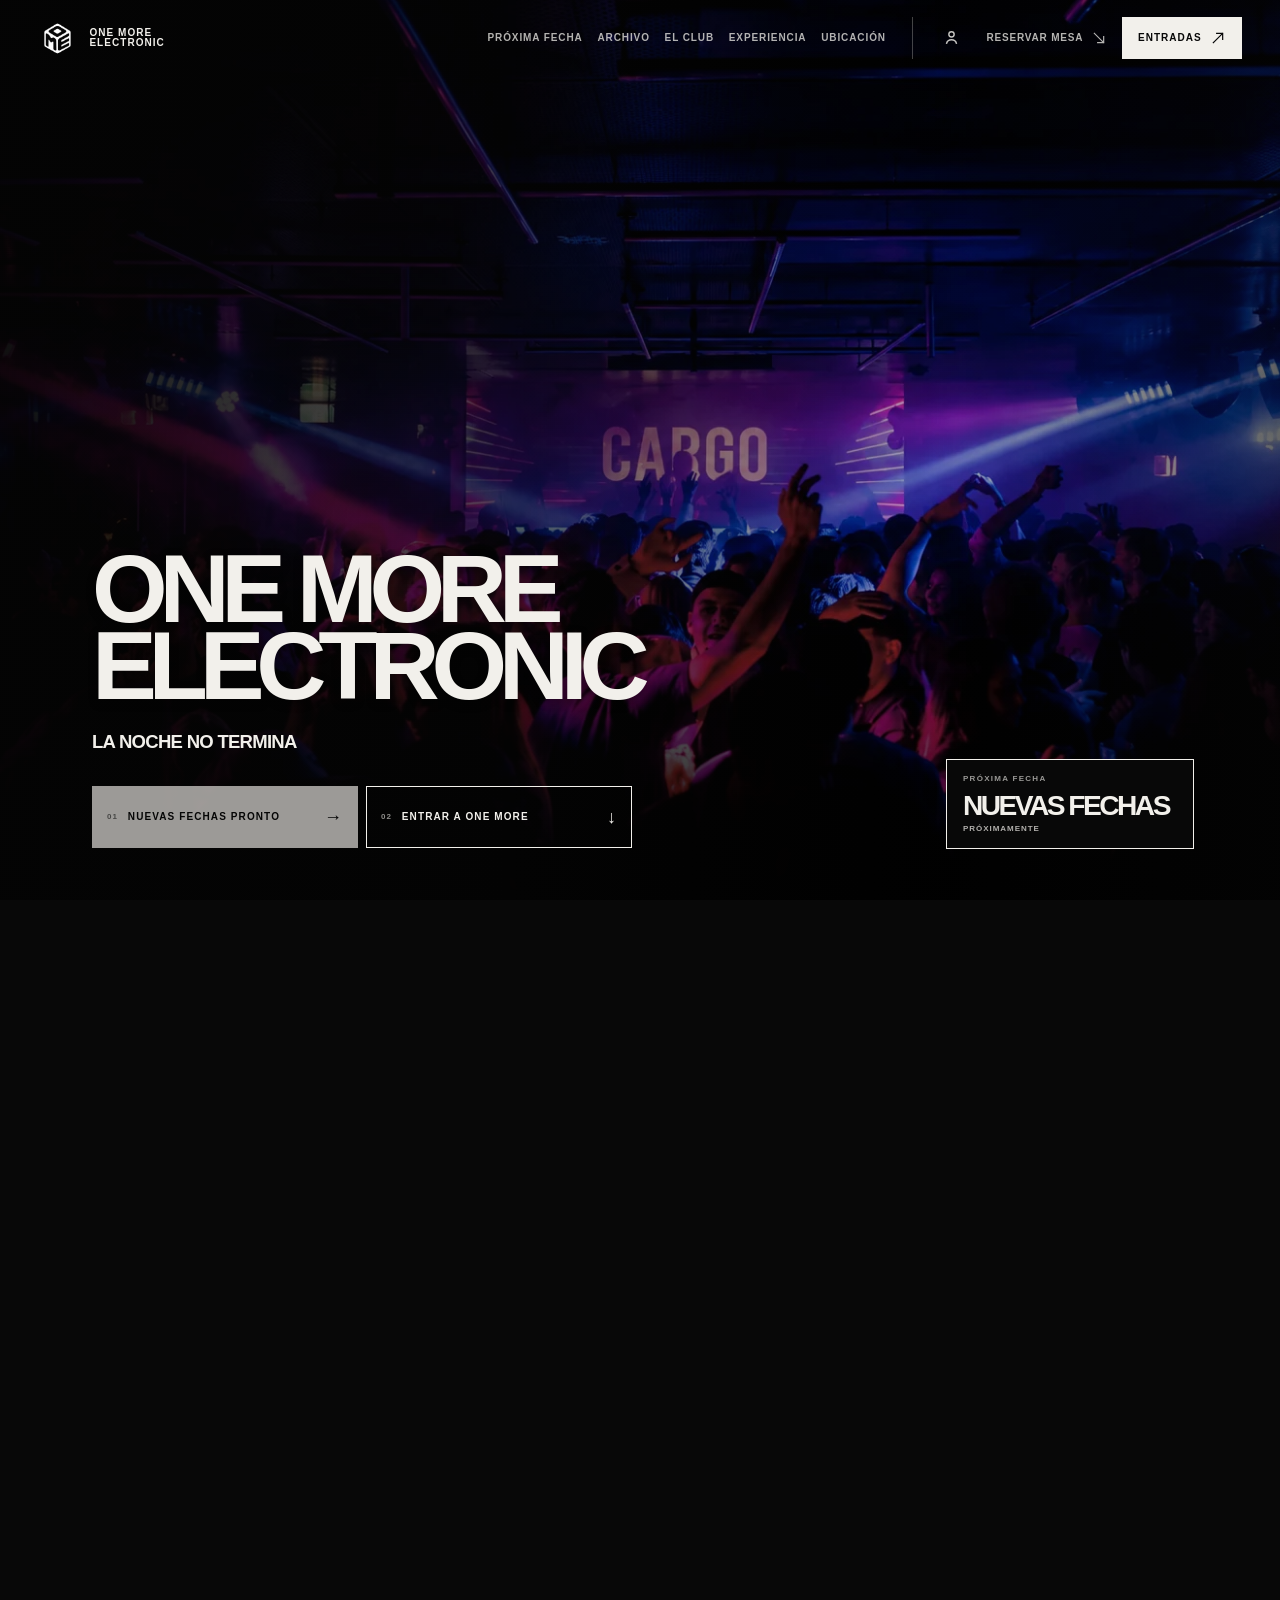
<file: index.html>
<!doctype html>
<html lang="es" class="intro-locked">
<head>
  <meta charset="utf-8" />
  <meta name="viewport" content="width=device-width, initial-scale=1" />
  <meta name="theme-color" content="#080808" />
  <meta name="description" content="ONE MORE ELECTRONIC — La noche no termina." />
  <link rel="icon" href="assets/favicon.ico?v=3" sizes="any" />
  <link rel="apple-touch-icon" href="assets/apple-touch-icon.png?v=3" />
  <link rel="manifest" href="manifest.webmanifest?v=3" />
  <meta name="mobile-web-app-capable" content="yes" />
  <meta name="apple-mobile-web-app-capable" content="yes" />
  <meta name="apple-mobile-web-app-status-bar-style" content="black-translucent" />
  <link rel="preload" as="image" href="assets/one-more-crowd-hero.webp" fetchpriority="high" />
  <link rel="preload" as="image" href="assets/one-logo.webp" fetchpriority="high" />
  <title>ONE MORE ELECTRONIC — La noche no termina</title>
  <style>
    :root { --ink:#080808; --paper:#f2f0eb; --line:rgba(242,240,235,.38); --muted:rgba(242,240,235,.67); --accent:#f2f0eb; --accent-deep:#ffffff; --accent-soft:rgba(242,240,235,.22); }
    * { box-sizing: border-box; }
    html,body { margin:0; min-height:100%; max-width:100%; overflow-x:hidden; background:var(--ink); color:var(--paper); font-family:Arial, Helvetica, sans-serif; }
    /* ONE MORE scrollbar: discreet warm-white thumb on a near-black track. */
    html { scrollbar-width:thin; scrollbar-color:rgba(242,240,235,.58) #151515; }
    html::-webkit-scrollbar { width:10px; height:10px; }
    html::-webkit-scrollbar-track { background:#151515; }
    html::-webkit-scrollbar-thumb { min-height:38px; border:2px solid #151515; border-radius:999px; background:rgba(242,240,235,.58); }
    html::-webkit-scrollbar-thumb:hover { background:#f2f0eb; }
    html::-webkit-scrollbar-corner { background:#151515; }
    button, a { font: inherit; }
    .hero { isolation:isolate; min-height:100svh; position:relative; overflow:hidden; background:#060606; display:flex; flex-direction:column; }
    .background { position:absolute; inset:-2%; z-index:-4; overflow:hidden; background:url('assets/one-more-crowd-hero.webp') center center / cover no-repeat; transform:translate3d(0,0,0); }
    .hero-video { position:absolute; inset:0; display:block; width:100%; height:100%; object-fit:cover; object-position:center center; }
    @keyframes quick-control-arrive { 0% { opacity:0; transform:translate3d(22px,18px,0) scale(.76) rotate(3deg); } 58% { opacity:1; transform:translate3d(-3px,-2px,0) scale(1.045) rotate(-.6deg); } 78% { transform:translate3d(1px,1px,0) scale(.985) rotate(.15deg); } 100% { opacity:1; transform:translate3d(0,0,0) scale(1) rotate(0deg); } }
    @keyframes quick-control-return { 0% { opacity:0; transform:translate3d(22px,18px,0) scale(.76) rotate(3deg); } 58% { opacity:1; transform:translate3d(-3px,-2px,0) scale(1.045) rotate(-.6deg); } 78% { transform:translate3d(1px,1px,0) scale(.985) rotate(.15deg); } 100% { opacity:1; transform:translate3d(0,0,0) scale(1) rotate(0deg); } }
    @keyframes quick-control-depart { from { opacity:1; transform:translate3d(0,0,0) scale(1) rotate(0deg); } to { opacity:0; transform:translate3d(24px,14px,0) scale(.82) rotate(2deg); } }

    .veil { position:absolute; z-index:-3; inset:0; background:linear-gradient(90deg,rgba(4,4,4,.94) 0%,rgba(5,5,5,.64) 37%,rgba(5,5,5,.13) 73%,rgba(5,5,5,.54) 100%),linear-gradient(0deg,rgba(0,0,0,.94) 0%,rgba(0,0,0,0) 36%,rgba(0,0,0,.24) 100%),linear-gradient(rgba(0,0,0,.10),rgba(0,0,0,.10)); }
    .site-header { min-height:100px; display:flex; align-items:center; justify-content:space-between; padding:22px 29px; position:relative; }
    .brand { display:flex; align-items:center; gap:12px; color:inherit; text-decoration:none; }
    .brand img { display:block; width:42px; height:42px; object-fit:contain; }
    .brand-name { font-size:10px; font-weight:700; line-height:.96; letter-spacing:.105em; text-transform:uppercase; }
    .header-side { display:flex; gap:25px; align-items:center; }
    .header-link { color:var(--paper); background:none; border:0; text-decoration:none; padding:3px 0; font-size:10px; line-height:1; letter-spacing:.12em; text-transform:uppercase; cursor:pointer; }
    .frame { position:absolute; inset:15px; border:1px solid rgba(242,240,235,.22); pointer-events:none; }
    .hero-main { flex:1; display:flex; position:relative; padding:34px 7.2vw 52px; align-items:flex-end; }
    .hero-copy { max-width:760px; position:relative; z-index:1; }
    .eyebrow { display:flex; align-items:center; gap:10px; font-size:10px; letter-spacing:.18em; font-weight:700; text-transform:uppercase; color:var(--muted); margin:0 0 18px; }
    .eyebrow i { display:block; background:var(--paper); border-radius:50%; width:6px; height:6px; }
    h1 { margin:0; font-size:clamp(56px, 7.6vw, 134px); font-weight:900; letter-spacing:-.085em; line-height:.79; text-transform:uppercase; max-width:960px; text-shadow:0 3px 10px rgba(0,0,0,.42); }
    h1 span { display:block; white-space:nowrap; }
    .tagline { margin:29px 0 0; font-size:clamp(14px,1.45vw,20px); font-weight:600; line-height:1; letter-spacing:-.04em; text-transform:uppercase; }
    .action-row { display:flex; align-items:center; gap:16px; flex-wrap:wrap; margin-top:33px; }
    .action { appearance:none; display:inline-flex; align-items:center; justify-content:space-between; gap:46px; border:1px solid var(--paper); color:var(--ink); background:var(--paper); min-width:220px; padding:13px 13px 13px 16px; text-decoration:none; font-size:10px; font-weight:700; letter-spacing:.1em; line-height:1; text-transform:uppercase; cursor:pointer; }
    .action b { font-size:18px; line-height:8px; font-weight:400; }
    .status { font-size:9px; color:var(--muted); text-transform:uppercase; letter-spacing:.13em; }
    .status strong { color:var(--paper); font-weight:700; }
    .hero-countdown { position:absolute; right:clamp(28px,6.7vw,108px); bottom:51px; z-index:2; display:grid; grid-template-columns:minmax(0,1fr); width:clamp(248px,19vw,292px); padding:15px 16px 14px; border:1px solid rgba(242,240,235,.66); background:#080808; color:var(--paper); text-decoration:none; transition:border-color 180ms ease,background-color 180ms ease; }
.countdown-kicker { grid-column:1 / -1; margin-bottom:12px; color:rgba(242,240,235,.62); font-size:8px; font-weight:700; letter-spacing:.16em; line-height:1; text-transform:uppercase; }.countdown-event { display:block; font-size:clamp(23px,2.2vw,34px); font-weight:900; letter-spacing:-.09em; line-height:.76; text-transform:uppercase; }.countdown-date { display:block; margin-top:8px; color:rgba(242,240,235,.72); font-size:8px; font-weight:700; letter-spacing:.12em; line-height:1.25; text-transform:uppercase; }.countdown-clock { grid-column:1 / -1; display:grid; grid-template-columns:repeat(3,1fr); gap:1px; margin-top:14px; border-top:1px solid rgba(242,240,235,.34); border-bottom:1px solid rgba(242,240,235,.34); background:rgba(242,240,235,.3); }.countdown-clock span { display:flex; flex-direction:column; gap:4px; padding:9px 7px 8px; background:#080808; }.countdown-clock b { font-size:20px; font-weight:900; letter-spacing:-.075em; line-height:.75; }.countdown-clock small { color:rgba(242,240,235,.61); font-size:7px; font-weight:700; letter-spacing:.12em; line-height:1; text-transform:uppercase; }
    .scroll { position:absolute; right:29px; bottom:21px; display:flex; gap:8px; align-items:center; color:var(--paper); font-size:9px; letter-spacing:.13em; text-transform:uppercase; }
    .scroll i { display:block; height:1px; width:30px; background:var(--paper); }
    .intro-deck.hero-intro .hero-copy > h1, .intro-deck.hero-intro .hero-copy > .tagline, .intro-deck.hero-intro .hero-copy > .hero-routes, .intro-deck.hero-intro .hero-countdown { opacity:0; will-change:opacity,transform; }
    .intro-deck.hero-intro .hero-copy > h1 { transform:translate3d(0,18px,0); transition:opacity 350ms ease,transform 520ms cubic-bezier(.22,.8,.22,1); }.intro-deck.hero-intro .hero-copy > .tagline { transform:translate3d(0,12px,0); transition:opacity 300ms ease,transform 440ms cubic-bezier(.22,.8,.22,1); }.intro-deck.hero-intro .hero-copy > .hero-routes { transform:translate3d(0,16px,0); transition:opacity 330ms ease,transform 470ms cubic-bezier(.22,.8,.22,1); }.intro-deck.hero-intro .hero-countdown { transform:translate3d(20px,0,0); transition:opacity 330ms ease,transform 500ms cubic-bezier(.22,.8,.22,1); }
    .intro-deck.hero-intro.is-hero-ready .hero-copy > h1, .intro-deck.hero-intro.is-hero-ready .hero-copy > .tagline, .intro-deck.hero-intro.is-hero-ready .hero-copy > .hero-routes, .intro-deck.hero-intro.is-hero-ready .hero-countdown { opacity:1; transform:translate3d(0,0,0); }.intro-deck.hero-intro.is-hero-ready .hero-copy > h1 { transition-delay:0ms; }.intro-deck.hero-intro.is-hero-ready .hero-copy > .tagline { transition-delay:85ms; }.intro-deck.hero-intro.is-hero-ready .hero-copy > .hero-routes { transition-delay:165ms; }.intro-deck.hero-intro.is-hero-ready .hero-countdown { transition-delay:245ms; }
    .intro-deck.hero-intro.hero-preparing .hero-copy > h1, .intro-deck.hero-intro.hero-preparing .hero-copy > .tagline, .intro-deck.hero-intro.hero-preparing .hero-copy > .hero-routes, .intro-deck.hero-intro.hero-preparing .hero-countdown { transition:none !important; }
    .intro-deck { position:relative; width:100%; height:100svh; min-height:100svh; overflow:hidden; }
    .intro-deck.is-collapsed { height:96px; min-height:96px; background:#080808; }
    .intro-deck.is-collapsed > .hero { visibility:hidden; }
    .intro-deck > .hero { width:100%; height:100svh; min-height:100svh; }
    .intro-slider { position:fixed; z-index:90; inset:0; overflow:hidden; visibility:hidden; pointer-events:none; opacity:0; transition:opacity 120ms ease,visibility 0s linear 120ms; }
    .intro-slider.is-open { visibility:visible; pointer-events:auto; opacity:1; transition-delay:0s; }
    .intro-slider.exit-left { visibility:hidden; pointer-events:none; opacity:0; }
    .intro-slider.no-motion { transition:none; }
    .intro-slider > .next-experience { position:relative; width:100%; height:100svh; min-height:100svh; overflow:hidden; padding:15px; }
    .intro-slider .next-frame { height:calc(100svh - 30px); min-height:0; }
    .intro-slider .section-top { display:grid; grid-template-columns:1fr auto 1fr; align-items:center; }
    .intro-slider .section-top .event-back { justify-self:start; }.intro-slider .section-top .event-switcher { grid-column:2; justify-self:center; }.intro-slider .section-top .event-brand { grid-column:3; justify-self:end; }
    body.event-open .site-header { opacity:0; visibility:hidden; pointer-events:none; }
    .intro-slider .event-stage { min-height:0; }
    .intro-slider .event-poster, .intro-slider .event-title, .intro-slider .event-info { min-height:0; }
    .intro-slider .event-poster img { height:100%; }
    /* After the brand curtain clears, each event layer settles in as a short editorial sequence. */
    .intro-slider.panel-intro .section-top, .intro-slider.panel-intro .event-poster, .intro-slider.panel-intro .event-title, .intro-slider.panel-intro .event-info, .intro-slider.panel-intro .event-bottom { opacity:0; will-change:opacity,transform; }
    .intro-slider.panel-intro .section-top { transform:translate3d(0,-12px,0); transition:opacity 250ms ease,transform 400ms cubic-bezier(.22,.8,.22,1); }
    .intro-slider.panel-intro .event-poster { transform:translate3d(-26px,0,0) scale(.985); transition:opacity 360ms ease,transform 540ms cubic-bezier(.22,.8,.22,1); }
    .intro-slider.panel-intro .event-title { transform:translate3d(0,20px,0); transition:opacity 340ms ease,transform 510ms cubic-bezier(.22,.8,.22,1); }
    .intro-slider.panel-intro .event-info { transform:translate3d(24px,0,0); transition:opacity 340ms ease,transform 510ms cubic-bezier(.22,.8,.22,1); }
    .intro-slider.panel-intro .event-bottom { transform:translate3d(0,13px,0); transition:opacity 260ms ease,transform 420ms cubic-bezier(.22,.8,.22,1); }
    .intro-slider.panel-intro.is-stage-ready .section-top, .intro-slider.panel-intro.is-stage-ready .event-poster, .intro-slider.panel-intro.is-stage-ready .event-title, .intro-slider.panel-intro.is-stage-ready .event-info, .intro-slider.panel-intro.is-stage-ready .event-bottom { opacity:1; transform:translate3d(0,0,0) scale(1); }
    .intro-slider.panel-intro.is-stage-ready .section-top { transition-delay:0ms; }.intro-slider.panel-intro.is-stage-ready .event-poster { transition-delay:70ms; }.intro-slider.panel-intro.is-stage-ready .event-title { transition-delay:145ms; }.intro-slider.panel-intro.is-stage-ready .event-info { transition-delay:215ms; }.intro-slider.panel-intro.is-stage-ready .event-bottom { transition-delay:285ms; }.intro-slider.panel-intro.stage-preparing .section-top, .intro-slider.panel-intro.stage-preparing .event-poster, .intro-slider.panel-intro.stage-preparing .event-title, .intro-slider.panel-intro.stage-preparing .event-info, .intro-slider.panel-intro.stage-preparing .event-bottom { transition:none !important; }
    body.site-entry-staging .archive-top, body.site-entry-staging .archive-intro, body.site-entry-staging .archive-rail { opacity:0; will-change:opacity,transform; }
    body.site-entry-staging .archive-top { transform:translate3d(0,-10px,0); transition:opacity 220ms ease,transform 330ms cubic-bezier(.22,.8,.22,1); }
    body.site-entry-staging .archive-intro { transform:translate3d(0,18px,0); transition:opacity 260ms ease,transform 390ms cubic-bezier(.22,.8,.22,1); }
    body.site-entry-staging .archive-rail { transform:translate3d(0,24px,0); transition:opacity 300ms ease,transform 430ms cubic-bezier(.22,.8,.22,1); }
    body.site-entry-staging.site-entry-ready .archive-top, body.site-entry-staging.site-entry-ready .archive-intro, body.site-entry-staging.site-entry-ready .archive-rail { opacity:1; transform:translate3d(0,0,0); }
    body.site-entry-staging.site-entry-ready .archive-intro { transition-delay:50ms; }body.site-entry-staging.site-entry-ready .archive-rail { transition-delay:110ms; }body.site-entry-staging.site-preparing .archive-top, body.site-entry-staging.site-preparing .archive-intro, body.site-entry-staging.site-preparing .archive-rail { transition:none !important; }
    /* A single, editorial chapter break. The content does not animate independently:
       the white panel is the only moving surface, keeping every route fast and deliberate. */
    .entry-curtain { position:fixed; z-index:95; inset:0; overflow:hidden; background:var(--paper); color:var(--ink); pointer-events:none; transform:translate3d(-100%,0,0); transition:transform 620ms cubic-bezier(.22,.8,.22,1); }
    .entry-curtain::before { content:''; position:absolute; inset:15px; border:1px solid rgba(8,8,8,.72); pointer-events:none; }
    .curtain-layout { position:absolute; inset:15px; display:grid; grid-template-columns:minmax(92px,.28fr) minmax(0,1fr) minmax(96px,.29fr); grid-template-rows:auto 1fr auto; gap:18px; padding:clamp(21px,3vw,47px); }
    .curtain-index, .curtain-serial, .curtain-overline, .curtain-caption { margin:0; font-size:10px; font-weight:700; letter-spacing:.15em; line-height:1.25; text-transform:uppercase; }
    .curtain-index { grid-column:1; grid-row:1; color:rgba(8,8,8,.62); }.curtain-serial { grid-column:3; grid-row:3; align-self:end; color:rgba(8,8,8,.58); text-align:right; }.curtain-overline { margin-bottom:clamp(17px,2.4vw,33px); color:rgba(8,8,8,.62); }
    .curtain-main { grid-column:2; grid-row:2; align-self:center; min-width:0; }.curtain-title { margin:0; font-size:clamp(65px,11.5vw,188px); font-weight:900; letter-spacing:-.125em; line-height:.71; text-transform:uppercase; }.curtain-title span { display:block; }.curtain-title span + span { margin-top:.14em; font-size:.76em; letter-spacing:-.14em; }
    .curtain-rule { width:100%; height:1px; margin:clamp(22px,3vw,42px) 0 13px; background:var(--ink); }.curtain-caption { color:rgba(8,8,8,.72); }
    .entry-curtain.is-covering { transform:translate3d(0,0,0); }.entry-curtain.exit-right { transform:translate3d(100%,0,0); }.entry-curtain.no-motion { transition:none; }
    html.intro-locked, html.intro-locked body { height:100%; overflow:hidden; }
    body.intro-active .site-header .header-side, body.intro-active .site-header .menu-toggle { opacity:1; visibility:visible; pointer-events:auto; }
    .site-header .header-side, .site-header .menu-toggle { transition:opacity 170ms ease,visibility 0s linear 170ms; }
    body:not(.intro-active) .site-header .header-side, body:not(.intro-active) .site-header .menu-toggle { transition-delay:0s; }
    .hero-routes { display:grid; grid-template-columns:repeat(2,minmax(0,1fr)); gap:8px; width:min(100%,540px); margin-top:34px; }
    .hero-route { position:relative; display:grid; grid-template-columns:auto minmax(0,1fr) auto; align-items:center; gap:10px; min-height:62px; padding:12px 14px; border:1px solid var(--paper); background:transparent; color:var(--paper); font-size:10px; font-weight:700; letter-spacing:.11em; line-height:1.15; text-align:left; text-transform:uppercase; cursor:pointer; transition:border-color 180ms ease,background-color 180ms ease,color 180ms ease; }
    .hero-route--next { background:var(--paper); color:var(--ink); }
    .hero-route-index { color:rgba(8,8,8,.56); font-size:8px; letter-spacing:.12em; transition:color 180ms ease; }.hero-route--enter .hero-route-index { color:rgba(242,240,235,.58); }
    .hero-route b { font-size:18px; font-weight:400; line-height:1; transition:transform 180ms cubic-bezier(.22,.8,.22,1); }
    .hero-route:hover { border-color:#fff; }
    .hero-route--next:hover { background:var(--paper); color:var(--ink); border-color:var(--paper); }.hero-route--next:hover b { transform:translate3d(5px,0,0); }.hero-route--next:hover .hero-route-index { color:var(--ink); }
    .hero-route--enter:hover { background:rgba(242,240,235,.1); color:var(--paper); }.hero-route--enter:hover b { transform:translate3d(0,4px,0); }.hero-route--enter:hover .hero-route-index { color:var(--paper); }
    .hero-route:focus-visible { outline:2px solid var(--paper); outline-offset:3px; }.hero-route:focus-visible b { transform:translate3d(4px,0,0); }.hero-route--enter:focus-visible b { transform:translate3d(0,4px,0); }
    .event-back { display:inline-flex; align-items:center; gap:8px; min-height:34px; padding:0 12px; border:1px solid var(--ink); background:var(--ink); color:var(--paper); font-size:9px; font-weight:700; letter-spacing:.14em; line-height:1; text-transform:uppercase; cursor:pointer; }
    .event-back span { font-size:17px; font-weight:400; }.event-back:hover { background:var(--paper); color:var(--ink); }.event-back:focus-visible { outline:2px solid var(--ink); outline-offset:3px; }
    .event-switcher { display:inline-flex; align-items:center; justify-content:center; gap:9px; color:var(--ink); }.event-nav-control { display:grid; place-items:center; width:29px; height:29px; padding:0; border:1px solid rgba(8,8,8,.75); background:transparent; color:var(--ink); font-size:17px; line-height:1; cursor:pointer; }.event-nav-control:hover { background:var(--ink); color:var(--paper); }.event-nav-control:disabled { cursor:not-allowed; opacity:.45; }.event-nav-control:focus-visible { outline:2px solid var(--ink); outline-offset:3px; }.event-nav-copy { display:flex; flex-direction:column; align-items:center; min-width:108px; gap:3px; line-height:1; text-align:center; text-transform:uppercase; }.event-nav-copy strong { font-size:8px; font-weight:700; letter-spacing:.15em; }.event-nav-copy small { font-size:8px; font-weight:700; letter-spacing:.13em; color:rgba(8,8,8,.63); }.event-nav-copy b { color:var(--ink); font-weight:700; }.event-nav-copy i { font-style:normal; }
    .slider-enter { display:inline-flex; align-items:center; gap:10px; min-height:36px; padding:0 13px; border:1px solid var(--ink); background:var(--ink); color:var(--paper); font-size:9px; font-weight:700; letter-spacing:.13em; line-height:1; text-transform:uppercase; cursor:pointer; }.slider-enter b { font-size:16px; font-weight:400; }.slider-enter:hover { background:var(--paper); color:var(--ink); }.slider-enter:focus-visible { outline:2px solid var(--ink); outline-offset:3px; }
    .next-experience { position:relative; overflow:hidden; padding:15px; background:var(--paper); color:var(--ink); }
    .next-frame { min-height:calc(100svh - 30px); display:flex; flex-direction:column; border:1px solid rgba(8,8,8,.6); }
    .section-top { display:flex; justify-content:space-between; gap:20px; padding:19px 22px; border-bottom:1px solid rgba(8,8,8,.6); font-size:10px; font-weight:700; letter-spacing:.13em; line-height:1; text-transform:uppercase; }
    /* The flyer owns its column: its width is derived from its real intrinsic ratio,
       not from an arbitrary grid fraction. This keeps every event poster edge-to-edge. */
    .next-experience { touch-action:pan-y; }.event-stage { --poster-ratio:606 / 750; flex:1; min-height:0; display:flex; touch-action:pan-y; user-select:none; -webkit-user-select:none; transition:opacity 180ms ease,transform 210ms cubic-bezier(.22,.8,.22,1); will-change:opacity,transform; }.event-stage img { -webkit-user-drag:none; }
    .event-stage.is-switching-next { opacity:0; transform:translate3d(-22px,0,0); }.event-stage.is-switching-prev { opacity:0; transform:translate3d(22px,0,0); }.event-stage.is-preparing-next { opacity:0; transform:translate3d(22px,0,0); transition:none; }.event-stage.is-preparing-prev { opacity:0; transform:translate3d(-22px,0,0); transition:none; }
    .event-poster { --poster-pagination-height:0px; position:relative; flex:0 0 auto; width:auto; height:100%; min-height:0; aspect-ratio:var(--poster-ratio); margin:0; display:flex; align-items:center; justify-content:center; overflow:hidden; touch-action:pan-y; background:#080808; border-right:1px solid rgba(8,8,8,.6); }
    /* The pagination owns its own strip below the artwork; the flyer is never covered. */
    .event-poster.has-poster-slides { --poster-pagination-height:34px; padding-bottom:var(--poster-pagination-height); }
    .event-poster img { display:block; width:100%; height:100%; object-fit:contain; transform:translate3d(var(--poster-drag-x,0px),0,0); transition:transform 240ms cubic-bezier(.22,.8,.22,1); }.event-poster .event-poster-image-next { position:absolute; z-index:1; inset:0; bottom:var(--poster-pagination-height); opacity:0; pointer-events:none; transition:opacity 260ms ease,transform 240ms cubic-bezier(.22,.8,.22,1); }.event-poster img.event-poster-image-next { height:calc(100% - var(--poster-pagination-height)); }.event-poster.is-poster-swiping img { transition:none; }.event-poster.is-poster-crossfading .event-poster-image-next { opacity:1; }.event-poster.is-finished img { filter:grayscale(1) contrast(.82) brightness(.9); }.event-status-badge { position:absolute; z-index:2; top:18px; left:18px; display:none; padding:10px 12px 9px; border:1px solid var(--paper); background:#080808; color:var(--paper); font-size:10px; font-weight:900; letter-spacing:.14em; line-height:1; text-transform:uppercase; box-shadow:4px 4px 0 rgba(242,240,235,.72); }.event-poster.is-finished .event-status-badge { display:block; }

    /* Flyer pagination (option B): counter + arrows in a strip below the artwork. */
    .event-poster-pagination { position:absolute; z-index:3; right:0; bottom:0; left:0; display:flex; align-items:center; justify-content:center; gap:18px; height:var(--poster-pagination-height); padding:0 11px; border-top:1px solid rgba(242,240,235,.32); background:#080808; }
    .event-poster-pagination[hidden] { display:none; }
    .event-poster-arrow { appearance:none; display:grid; place-items:center; width:44px; height:100%; padding:0; border:0; background:transparent; color:rgba(242,240,235,.72); font-family:inherit; font-size:17px; font-weight:400; line-height:1; cursor:pointer; transition:color 160ms ease,background-color 160ms ease; }
    .event-poster-arrow:hover { color:var(--paper); background:rgba(242,240,235,.12); }
    .event-poster-arrow:active { background:rgba(242,240,235,.2); }
    .event-poster-arrow:focus-visible { outline:1px solid var(--paper); outline-offset:-3px; color:var(--paper); }
    .event-poster-counter { margin:0; min-width:52px; color:var(--paper); font-size:9px; font-weight:700; letter-spacing:.14em; line-height:1; text-align:center; white-space:nowrap; font-variant-numeric:tabular-nums; }
    .event-poster-counter i { margin:0 5px; color:rgba(242,240,235,.48); font-style:normal; }
    .event-poster-counter span { color:rgba(242,240,235,.66); }
    @media (max-width:760px) { .event-poster.has-poster-slides { --poster-pagination-height:30px; } .event-poster-pagination { gap:14px; padding:0 9px; } .event-poster-arrow { width:44px; font-size:16px; } .event-poster-counter { font-size:8px; } }
    @media (prefers-reduced-motion:reduce) { .event-poster-arrow { transition:none; } .event-poster-image-next, .event-poster img { transition:none; } }
    .event-content { flex:1 1 0; min-width:0; display:grid; grid-template-columns:minmax(0,1.18fr) minmax(260px,.82fr); }
    .event-title { display:grid; grid-template-rows:auto 1fr auto; min-height:570px; padding:clamp(30px,5vw,74px) clamp(22px,4.4vw,70px) 26px; border-right:1px solid rgba(8,8,8,.6); }
    .event-title h2 { align-self:center; justify-self:center; width:100%; text-align:center; }
    .event-label { display:flex; align-items:center; gap:9px; margin:0; font-size:10px; font-weight:700; letter-spacing:.15em; text-transform:uppercase; }
    .event-label::before { content:''; display:block; width:25px; height:1px; background:currentColor; }
    .event-title h2 { max-width:100%; margin:0; font-size:clamp(72px,5.4vw,108px); font-weight:900; letter-spacing:-.105em; line-height:.79; text-align:center; text-transform:uppercase; }
    .event-title.is-long-title h2 { font-size:clamp(46px,4.5vw,78px); letter-spacing:-.1em; line-height:.86; white-space:nowrap; }
    .event-title h2 span { display:block; }
    .event-lineup { max-width:395px; margin:0; padding-top:14px; border-top:1px solid rgba(8,8,8,.75); }
    .event-lineup span { display:block; margin-bottom:9px; font-size:9px; font-weight:700; letter-spacing:.15em; text-transform:uppercase; }
    .event-lineup p { margin:0; font-size:clamp(13px,1.22vw,18px); font-weight:700; letter-spacing:-.045em; line-height:1.05; text-transform:uppercase; }
    .event-info { container-type:inline-size; display:flex; min-width:0; flex-direction:column; justify-content:space-between; min-height:570px; padding:clamp(30px,4vw,58px) clamp(22px,3vw,45px) 26px; background:#101010; color:var(--paper); }.event-info > .event-info-content { display:flex; flex:1; flex-direction:column; justify-content:center; padding-bottom:24px; }
    .event-number { display:flex; align-items:baseline; gap:11px; margin:0; font-weight:900; line-height:.66; text-transform:uppercase; }
    .event-number span { font-size:clamp(86px,8vw,128px); letter-spacing:-.11em; }
    .event-number small { font-size:11px; letter-spacing:.16em; }
    .detail-list { margin:46px 0 0; border-top:1px solid rgba(242,240,235,.45); }
    .detail { display:grid; grid-template-columns:78px 1fr; gap:13px; padding:15px 0; border-bottom:1px solid rgba(242,240,235,.45); }
    .detail dt { color:rgba(242,240,235,.62); font-size:9px; font-weight:700; letter-spacing:.14em; text-transform:uppercase; }
    .detail dd { margin:0; color:var(--paper); font-size:11px; font-weight:700; letter-spacing:.06em; line-height:1.25; text-transform:uppercase; }
    .event-countdown { margin-top:22px; border-top:1px solid rgba(242,240,235,.45); border-bottom:1px solid rgba(242,240,235,.45); }
    .event-countdown-head { display:flex; justify-content:space-between; gap:12px; padding:9px 0 8px; color:rgba(242,240,235,.64); font-size:8px; font-weight:700; letter-spacing:.14em; line-height:1; text-transform:uppercase; }
    .event-countdown-clock { display:grid; grid-template-columns:repeat(3,minmax(0,1fr)); gap:1px; background:rgba(242,240,235,.35); }.event-countdown-clock span { display:flex; flex-direction:column; gap:5px; padding:9px 7px 8px; background:#101010; }.event-countdown-clock b { font-size:clamp(20px,2.1vw,31px); font-weight:900; letter-spacing:-.08em; line-height:.76; }.event-countdown-clock small { color:rgba(242,240,235,.58); font-size:7px; font-weight:700; letter-spacing:.12em; line-height:1; text-transform:uppercase; }
    .announce { display:flex; align-items:center; justify-content:space-between; gap:20px; min-height:52px; padding:0 15px; border:1px solid var(--paper); background:var(--paper); color:var(--ink); font-size:10px; font-weight:700; letter-spacing:.12em; text-decoration:none; text-transform:uppercase; transition:background-color 180ms ease,color 180ms ease; }
    .event-actions { display:grid; grid-template-columns:minmax(0,1.25fr) minmax(0,1fr) 48px; gap:7px; }.event-actions .announce { min-width:0; }.event-share { display:flex; align-items:center; justify-content:space-between; gap:8px; min-height:52px; padding:0 13px; border:1px solid rgba(242,240,235,.72); background:transparent; color:var(--paper); font:inherit; font-size:9px; font-weight:700; letter-spacing:.11em; line-height:1; text-align:left; text-transform:uppercase; cursor:pointer; transition:background-color 180ms ease,color 180ms ease; }.event-share:hover, .event-share:focus-visible { background:var(--paper); color:var(--ink); }.event-share:focus-visible { outline:2px solid var(--paper); outline-offset:4px; }.event-share svg { flex:0 0 auto; width:17px; height:17px; fill:none; stroke:currentColor; stroke-linecap:square; stroke-linejoin:miter; stroke-width:1.7; }.event-qr-trigger { display:grid; place-items:center; min-height:52px; padding:0; border:1px solid rgba(242,240,235,.72); background:transparent; color:var(--paper); font:inherit; font-size:9px; font-weight:700; letter-spacing:.05em; line-height:1; text-transform:uppercase; cursor:pointer; transition:background-color 180ms ease,color 180ms ease; }.event-qr-trigger:hover, .event-qr-trigger:focus-visible { background:var(--paper); color:var(--ink); }.event-qr-trigger:focus-visible { outline:2px solid var(--paper); outline-offset:4px; }
    .announce:hover, .announce:focus-visible { background:transparent; color:var(--paper); }.announce:focus-visible { outline:2px solid var(--paper); outline-offset:4px; }.announce b { font-size:18px; font-weight:400; }.announce.is-finished { cursor:default; border-color:rgba(242,240,235,.5); background:transparent; color:rgba(242,240,235,.72); pointer-events:none; }
    .pwa-install-prompt[hidden] { display:none !important; }
    .pwa-install-prompt { position:fixed; z-index:165; right:18px; bottom:18px; left:auto; display:grid; grid-template-columns:38px minmax(0,1fr) auto 30px; align-items:center; gap:11px; width:min(470px,calc(100vw - 36px)); padding:13px; border:1px solid rgba(242,240,235,.55); background:#080808; color:var(--paper); box-shadow:0 12px 36px rgba(0,0,0,.48); opacity:0; visibility:hidden; pointer-events:none; transform:translate3d(0,12px,0); transition:opacity 200ms ease,transform 240ms cubic-bezier(.22,.8,.22,1),visibility 0s linear 200ms; }
    .pwa-install-prompt.is-visible { opacity:1; visibility:visible; pointer-events:auto; transform:translate3d(0,0,0); transition-delay:0s; }
    .pwa-install-mark { display:grid; place-items:center; width:36px; height:36px; border:1px solid rgba(242,240,235,.38); }
    .pwa-install-mark img { display:block; width:25px; height:25px; object-fit:contain; }
    .pwa-install-copy { min-width:0; }
    .pwa-install-kicker { margin:0 0 5px; color:rgba(242,240,235,.58); font-size:7px; font-weight:700; letter-spacing:.15em; line-height:1; text-transform:uppercase; }
    .pwa-install-message { margin:0; color:var(--paper); font-size:10px; font-weight:700; letter-spacing:.01em; line-height:1.3; }
    .pwa-install-action { min-height:38px; padding:0 12px; border:1px solid var(--paper); background:var(--paper); color:var(--ink); font:inherit; font-size:8px; font-weight:700; letter-spacing:.11em; line-height:1; text-transform:uppercase; cursor:pointer; }
    .pwa-install-action:hover, .pwa-install-action:focus-visible { background:transparent; color:var(--paper); }
    .pwa-install-action:focus-visible, .pwa-install-dismiss:focus-visible { outline:2px solid var(--paper); outline-offset:3px; }
    .pwa-install-dismiss { display:grid; place-items:center; width:30px; height:30px; padding:0; border:1px solid rgba(242,240,235,.38); background:transparent; color:var(--paper); font:inherit; font-size:19px; line-height:1; cursor:pointer; }
    .pwa-install-dismiss:hover, .pwa-install-dismiss:focus-visible { background:var(--paper); color:var(--ink); }
    @media (max-width:760px) { .pwa-install-prompt { right:12px; bottom:calc(145px + env(safe-area-inset-bottom,0px)); left:12px; grid-template-columns:34px minmax(0,1fr) auto 30px; gap:9px; width:auto; padding:12px; }.pwa-install-mark { width:32px; height:32px; }.pwa-install-mark img { width:22px; height:22px; }.pwa-install-message { font-size:9px; }.pwa-install-action { min-height:36px; padding:0 9px; font-size:7px; } }
    .ticket-notice { position:fixed; z-index:150; bottom:22px; left:22px; display:flex; align-items:center; gap:11px; padding:11px 13px; border:1px solid var(--ink); background:var(--paper); color:var(--ink); font-size:9px; font-weight:700; letter-spacing:.13em; line-height:1; text-transform:uppercase; opacity:0; pointer-events:none; transform:translate3d(0,10px,0); transition:opacity 170ms ease,transform 170ms ease; }
    .ticket-notice.is-visible { opacity:1; transform:translate3d(0,0,0); }.ticket-notice b { font-size:14px; font-weight:400; }
    .qr-modal[hidden] { display:none; }.qr-modal { position:fixed; z-index:170; inset:0; display:grid; place-items:center; padding:18px; background:rgba(8,8,8,.82); opacity:0; visibility:hidden; transition:opacity 180ms ease,visibility 0s linear 180ms; }.qr-modal.is-open { opacity:1; visibility:visible; transition-delay:0s; }.qr-dialog { position:relative; width:min(100%,420px); border:1px solid var(--ink); background:var(--paper); color:var(--ink); box-shadow:8px 8px 0 #080808; opacity:0; transform:translate3d(0,12px,0); transition:opacity 180ms ease,transform 220ms cubic-bezier(.22,.8,.22,1); }.qr-modal.is-open .qr-dialog { opacity:1; transform:translate3d(0,0,0); }.qr-dialog-head { display:flex; align-items:flex-start; justify-content:space-between; gap:16px; padding:17px 18px 15px; border-bottom:1px solid rgba(8,8,8,.7); }.qr-dialog-kicker { margin:0 0 7px; color:rgba(8,8,8,.6); font-size:8px; font-weight:700; letter-spacing:.15em; line-height:1; text-transform:uppercase; }.qr-dialog-head > div { flex:1 1 auto; min-width:0; }.qr-dialog-title { margin:0; min-width:0; font-size:clamp(31px,7vw,47px); font-weight:900; letter-spacing:-.1em; word-spacing:.14em; line-height:.85; text-transform:uppercase; overflow-wrap:break-word; }.qr-dialog-title.is-long-title { font-size:clamp(26px,6.2vw,40px); }.qr-close { display:grid; place-items:center; width:32px; height:32px; padding:0; border:1px solid var(--ink); background:transparent; color:var(--ink); font:inherit; font-size:20px; line-height:1; cursor:pointer; }.qr-close:hover, .qr-close:focus-visible { background:var(--ink); color:var(--paper); }.qr-close:focus-visible { outline:2px solid var(--ink); outline-offset:3px; }.qr-dialog-main { display:flex; flex-direction:column; align-items:center; padding:23px 18px 20px; }.qr-code { display:grid; place-items:center; width:min(100%,264px); min-height:264px; padding:10px; border:1px solid var(--ink); background:var(--paper); }.qr-code svg { display:block; width:100%; height:auto; }.qr-code-status { margin:0; color:rgba(8,8,8,.62); font-size:9px; font-weight:700; letter-spacing:.13em; line-height:1.35; text-align:center; text-transform:uppercase; }.qr-description { max-width:275px; margin:17px 0 0; font-size:11px; font-weight:700; letter-spacing:.02em; line-height:1.35; text-align:center; text-transform:uppercase; }.qr-dialog-actions { display:grid; grid-template-columns:1fr 1fr; width:100%; gap:7px; margin-top:20px; }.qr-dialog-actions button { display:flex; align-items:center; justify-content:space-between; min-height:42px; padding:0 12px; border:1px solid var(--ink); background:transparent; color:var(--ink); font:inherit; font-size:8px; font-weight:700; letter-spacing:.11em; line-height:1; text-align:left; text-transform:uppercase; cursor:pointer; }.qr-dialog-actions button:hover:not(:disabled), .qr-dialog-actions button:focus-visible { background:var(--ink); color:var(--paper); }.qr-dialog-actions button:disabled { cursor:wait; opacity:.45; }.qr-dialog-actions button:focus-visible { outline:2px solid var(--ink); outline-offset:3px; }body.qr-open { overflow:hidden; }
    .event-bottom { display:flex; justify-content:space-between; gap:16px; padding:16px 22px; border-top:1px solid rgba(8,8,8,.6); color:rgba(8,8,8,.72); font-size:9px; font-weight:700; letter-spacing:.13em; line-height:1.2; text-transform:uppercase; }
    .archive { overflow:hidden; padding:15px; background:#080808; color:var(--paper); }
    .archive-frame { border:1px solid rgba(242,240,235,.48); }
    .archive-top { display:flex; align-items:center; justify-content:space-between; gap:20px; padding:18px 22px; border-bottom:1px solid rgba(242,240,235,.42); font-size:10px; font-weight:700; letter-spacing:.14em; line-height:1; text-transform:uppercase; }
    .archive-carousel-nav { padding:14px 22px; border-top:1px solid rgba(242,240,235,.42); }
    .archive-controls { display:flex; align-items:center; justify-content:space-between; gap:14px; width:100%; }
    .archive-progress { display:flex; align-items:center; gap:7px; margin:0 5px 0 0; color:rgba(242,240,235,.68); font-size:8px; font-weight:700; letter-spacing:.14em; line-height:1; white-space:nowrap; }.archive-progress i { display:block; width:21px; height:1px; background:rgba(242,240,235,.52); }
    .archive-progress-segments { display:grid; flex:1 1 auto; grid-template-columns:repeat(12,minmax(6px,1fr)); align-items:center; gap:5px; width:100%; min-width:0; max-width:680px; justify-self:center; }
    @media (min-width:651px) { .archive-progress-segments { display:none; } }
    .archive-progress-segment { appearance:none; display:flex; align-items:center; min-width:0; height:28px; padding:0; border:0; background:transparent; cursor:pointer; }
    .archive-progress-track { display:block; width:100%; height:2px; overflow:hidden; background:rgba(242,240,235,.23); }
    .archive-progress-fill { display:block; width:100%; height:100%; transform:scaleX(0); transform-origin:left center; background:var(--paper); }
    .archive-progress-segment[aria-current="true"] .archive-progress-track { background:rgba(242,240,235,.48); }
    .archive-progress-segment[data-archive-end="true"] .archive-progress-fill { transform:scaleX(1); }
    .archive-progress-segments.is-progress-running .archive-progress-segment[aria-current="true"] .archive-progress-fill { animation:archive-progress-fill var(--archive-progress-duration,3800ms) linear forwards; }
    @keyframes archive-progress-fill { to { transform:scaleX(1); } }
    .archive-progress-segment:hover .archive-progress-track { background:rgba(242,240,235,.62); }
    .archive-progress-segment:focus-visible { outline:2px solid var(--paper); outline-offset:1px; }
    .archive-nav-buttons { display:flex; align-items:center; gap:7px; flex:0 0 auto; }
    .archive-nav-buttons button { display:grid; place-items:center; width:29px; height:25px; padding:0; border:1px solid rgba(242,240,235,.65); color:var(--paper); background:transparent; cursor:pointer; font-size:15px; line-height:1; transition:background-color 160ms ease,color 160ms ease,opacity 160ms ease; }
    .archive-nav-buttons button:hover:not(:disabled) { background:var(--paper); color:var(--ink); }.archive-nav-buttons button:disabled { opacity:.28; cursor:default; }.archive-nav-buttons button:focus-visible { outline:2px solid var(--paper); outline-offset:3px; }
    @media (max-width:650px) { .archive-carousel-nav { padding:10px 12px; } .archive-controls { display:grid; grid-template-columns:auto minmax(0,1fr) auto; grid-template-rows:auto; column-gap:7px; } .archive-progress { grid-column:1; grid-row:1; gap:4px; margin:0; font-size:7px; } .archive-progress i { width:9px; } .archive-progress-segments { grid-column:2; grid-row:1; max-width:none; gap:2px; } .archive-progress-segment { height:24px; } .archive-nav-buttons { grid-column:3; grid-row:1; gap:4px; justify-self:end; } .archive-nav-buttons button { width:25px; height:24px; } }
    @media (prefers-reduced-motion:reduce) { .archive-progress-fill { animation:none !important; transition:none; } }
    .archive-intro { display:flex; align-items:end; justify-content:space-between; gap:30px; padding:clamp(30px,5vw,72px) clamp(22px,4.4vw,70px) 38px; }
    .archive-intro h2 { max-width:730px; margin:0; font-size:clamp(54px,8.9vw,142px); font-weight:900; letter-spacing:-.1em; line-height:.72; text-transform:uppercase; }
    .archive-intro h2 span { display:block; }
    .archive-intro p { max-width:250px; margin:0 0 2px; font-size:12px; line-height:1.36; color:var(--muted); }
    .archive-rail { display:grid; grid-auto-columns:minmax(420px,39vw); grid-auto-flow:column; gap:1px; overflow-x:auto; overscroll-behavior-x:contain; scroll-behavior:smooth; scroll-snap-type:x mandatory; -webkit-overflow-scrolling:touch; scrollbar-width:none; background:rgba(242,240,235,.5); box-shadow:inset -22px 0 22px -24px rgba(242,240,235,.9),inset 22px 0 22px -24px rgba(242,240,235,.9); transition:box-shadow 180ms ease; }
    .archive-rail::-webkit-scrollbar { display:none; }.archive-rail.can-scroll-left { box-shadow:inset 22px 0 22px -24px rgba(242,240,235,.9); }.archive-rail.can-scroll-right { box-shadow:inset -22px 0 22px -24px rgba(242,240,235,.9); }.archive-rail.can-scroll-left.can-scroll-right { box-shadow:inset 22px 0 22px -24px rgba(242,240,235,.9),inset -22px 0 22px -24px rgba(242,240,235,.9); }.archive-rail.is-dragging { cursor:grabbing; scroll-snap-type:none; user-select:none; }
    @media (hover:hover) and (pointer:fine) { .archive-rail { cursor:grab; } }
    .archive-card { min-height:470px; display:flex; flex-direction:column; justify-content:space-between; overflow:hidden; padding:22px; background-color:#171717; background-position:center; background-size:cover; color:var(--paper); scroll-snap-align:start; scroll-snap-stop:always; }
    .archive-card-top, .archive-card-bottom { display:flex; justify-content:space-between; gap:15px; font-size:9px; font-weight:700; letter-spacing:.13em; line-height:1; text-transform:uppercase; }
    .archive-card-name { margin:0; max-width:100%; font-size:clamp(60px,6.5vw,102px); font-weight:900; letter-spacing:-.095em; line-height:.75; text-transform:uppercase; word-break:normal; }
    .archive-card-name.small { font-size:clamp(52px,5vw,78px); }
    .archive-card-bottom { padding-top:12px; border-top:1px solid rgba(242,240,235,.75); }
    .manifesto { padding:15px; background:var(--paper); color:var(--ink); }
    .manifesto-frame { min-height:calc(88svh - 30px); display:flex; flex-direction:column; border:1px solid rgba(8,8,8,.62); }
    .manifesto-top { display:flex; justify-content:space-between; gap:20px; padding:19px 22px; border-bottom:1px solid rgba(8,8,8,.62); font-size:10px; font-weight:700; letter-spacing:.14em; line-height:1; text-transform:uppercase; }
    .manifesto-main { flex:1; display:grid; grid-template-columns:minmax(0,1.24fr) minmax(290px,.76fr); }
    .manifesto-title { display:flex; flex-direction:column; justify-content:space-between; min-width:0; min-height:560px; padding:clamp(34px,5vw,78px) clamp(23px,4.6vw,72px) 27px; border-right:1px solid rgba(8,8,8,.62); }
    .manifesto-kicker { display:flex; align-items:center; gap:10px; margin:0; font-size:10px; font-weight:700; letter-spacing:.15em; text-transform:uppercase; }
    .manifesto-kicker::before { content:''; width:27px; height:1px; background:currentColor; }
    .manifesto-title h2 { max-width:100%; margin:29px 0; font-size:clamp(58px,7vw,116px); font-weight:900; letter-spacing:-.105em; line-height:.74; text-transform:uppercase; overflow-wrap:anywhere; }
    .manifesto-title h2 span { display:block; }
    .manifesto-mark { display:flex; align-items:center; gap:10px; color:rgba(8,8,8,.68); font-size:10px; font-weight:700; letter-spacing:.14em; text-transform:uppercase; }
    .manifesto-mark i { width:7px; height:7px; background:var(--ink); display:block; border-radius:50%; }
    .manifesto-copy { display:flex; flex-direction:column; justify-content:space-between; min-height:560px; padding:clamp(34px,4vw,59px) clamp(23px,3vw,46px) 27px; background:#d9d7d2; }
    .manifesto-copy p { max-width:330px; margin:0; font-size:clamp(19px,2.15vw,32px); font-weight:700; letter-spacing:-.055em; line-height:1.02; text-transform:uppercase; }
    .manifesto-values { margin:42px 0 0; border-top:1px solid rgba(8,8,8,.64); }
    .manifesto-values div { display:flex; justify-content:space-between; gap:20px; padding:14px 0; border-bottom:1px solid rgba(8,8,8,.64); font-size:10px; font-weight:700; letter-spacing:.13em; text-transform:uppercase; }
    .manifesto-values span:last-child { color:rgba(8,8,8,.58); }
    .manifesto-footer { display:flex; justify-content:space-between; gap:16px; padding:16px 22px; border-top:1px solid rgba(8,8,8,.62); color:rgba(8,8,8,.72); font-size:9px; font-weight:700; letter-spacing:.13em; line-height:1.2; text-transform:uppercase; }
    .founders { border-top:1px solid rgba(8,8,8,.62); background:var(--paper); color:var(--ink); }
    .founders-head { display:grid; grid-template-columns:minmax(0,1fr) minmax(190px,.38fr); align-items:end; gap:30px; padding:clamp(34px,4.6vw,62px) clamp(23px,4.6vw,72px) 31px; }
    .founders-head p { margin:0; color:rgba(8,8,8,.6); font-size:10px; font-weight:700; letter-spacing:.14em; line-height:1.4; text-transform:uppercase; }
    .founders-head h3 { max-width:760px; margin:0; font-size:clamp(51px,7.4vw,112px); font-weight:900; letter-spacing:-.1em; line-height:.79; text-transform:uppercase; }
    .founders-head h3 span { display:block; }
    .founders-grid { display:grid; grid-template-columns:repeat(3,minmax(0,1fr)); gap:1px; border-top:1px solid rgba(8,8,8,.62); background:rgba(8,8,8,.62); }
    .founder-card { display:flex; flex-direction:column; min-width:0; overflow:hidden; background:#e8e6e0; color:var(--ink); }
    .founder-card figure { width:100%; aspect-ratio:4 / 4.35; margin:0; overflow:hidden; background:#b6b5b0; }
    .founder-card img { display:block; width:100%; height:100%; max-width:100%; object-fit:cover; object-position:center top; }
    .founder-body { display:flex; flex:1; flex-direction:column; min-width:0; min-height:240px; padding:21px 22px 25px; }
    .founder-number { margin:0 0 34px; color:rgba(8,8,8,.58); font-size:9px; font-weight:700; letter-spacing:.14em; line-height:1; text-transform:uppercase; }
    .founder-name { margin:0; font-size:clamp(46px,5vw,76px); font-weight:900; letter-spacing:-.1em; line-height:.74; overflow-wrap:normal; white-space:nowrap; text-transform:uppercase; }
    .founder-role { margin:14px 0 0; color:rgba(8,8,8,.63); font-size:9px; font-weight:700; letter-spacing:.14em; line-height:1.25; text-transform:uppercase; }
    .founder-bio { max-width:330px; margin:24px 0 0; font-size:12px; line-height:1.42; }
    .gallery { padding:15px; background:#080808; color:var(--paper); }
    .gallery-frame { border:1px solid rgba(242,240,235,.48); }
    .gallery-top { display:flex; justify-content:space-between; gap:20px; padding:19px 22px; border-bottom:1px solid rgba(242,240,235,.42); font-size:10px; font-weight:700; letter-spacing:.14em; line-height:1; text-transform:uppercase; }
    .gallery-head { display:grid; grid-template-columns:minmax(0,1.15fr) minmax(220px,.4fr); align-items:end; gap:35px; padding:clamp(38px,5vw,76px) clamp(23px,4.6vw,70px) 44px; }
    .gallery-kicker { display:flex; align-items:center; gap:10px; margin:0 0 21px; font-size:10px; font-weight:700; letter-spacing:.15em; text-transform:uppercase; color:var(--muted); }
    .gallery-kicker::before { content:''; width:27px; height:1px; background:currentColor; }
    .gallery-head h2 { max-width:900px; margin:0; font-size:clamp(64px,7.6vw,124px); font-weight:900; letter-spacing:-.1em; line-height:.82; text-transform:uppercase; }
    .gallery-head h2 span { display:block; }
    .gallery-head h2 span + span { margin-top:.07em; }
    .gallery-head p { max-width:280px; margin:0 0 3px; font-size:13px; line-height:1.4; color:var(--muted); }.gallery-aside { display:flex; flex-direction:column; align-items:flex-start; gap:20px; align-self:end; }.gallery-instagram { display:inline-flex; align-items:center; justify-content:space-between; gap:22px; min-height:38px; padding:0 12px; border:1px solid rgba(242,240,235,.65); color:var(--paper); font-size:9px; font-weight:700; letter-spacing:.12em; line-height:1; text-decoration:none; text-transform:uppercase; transition:background-color 180ms ease,color 180ms ease; }.gallery-instagram:hover, .gallery-instagram:focus-visible { background:var(--paper); color:var(--ink); }.gallery-instagram:focus-visible { outline:2px solid var(--paper); outline-offset:4px; }.gallery-instagram b { font-size:15px; font-weight:400; }
    .gallery-masonry { display:grid; grid-template-columns:repeat(12,minmax(0,1fr)); grid-template-rows:repeat(9,76px); gap:1px; background:rgba(242,240,235,.52); }
    .gallery-item { position:relative; min-height:0; margin:0; overflow:hidden; background:#161616; }
    .gallery-item--dance { grid-column:span 7; grid-row:span 5; }.gallery-item--decks { grid-column:span 5; grid-row:span 5; }.gallery-item--lights { grid-column:span 4; grid-row:span 4; }.gallery-item--community { grid-column:span 8; grid-row:span 4; }
    .gallery-item img { display:block; width:100%; height:100%; object-fit:cover; }
    .gallery-item::after { content:''; position:absolute; inset:0; background:linear-gradient(0deg,rgba(0,0,0,.7),transparent 55%); pointer-events:none; }
    .gallery-label { position:absolute; z-index:1; right:18px; bottom:17px; left:18px; display:flex; justify-content:space-between; gap:14px; font-size:10px; font-weight:700; letter-spacing:.13em; line-height:1; text-transform:uppercase; }
    .gallery-label span:last-child { color:rgba(242,240,235,.68); }
    .gallery-footer { display:flex; justify-content:space-between; gap:16px; padding:16px 22px; border-top:1px solid rgba(242,240,235,.42); color:rgba(242,240,235,.72); font-size:9px; font-weight:700; letter-spacing:.13em; line-height:1.2; text-transform:uppercase; }
    html { scroll-padding-top:94px; scroll-behavior:smooth; }
    .site-header { position:fixed; z-index:100; top:0; right:0; left:0; display:flex; align-items:center; min-height:78px; padding:14px 29px; background:transparent; border-bottom:1px solid transparent; transition:background-color 180ms ease,border-color 180ms ease,opacity 240ms ease,transform 300ms cubic-bezier(.22,.8,.22,1),visibility 0s; }
    .site-header.is-solid { background:#080808; border-bottom-color:rgba(242,240,235,.32); }.site-nav-pending .site-header { opacity:0; visibility:hidden; pointer-events:none; transform:translate3d(0,-10px,0); }.site-nav-ready .site-header { opacity:1; visibility:visible; pointer-events:auto; transform:translate3d(0,0,0); }
    .hero { padding-top:76px; }
    .site-header .brand { position:relative; z-index:2; }
    .site-header .brand img { width:39px; height:39px; }
    .header-side { display:flex; align-items:center; gap:20px; margin-left:auto; }
    .header-link { position:relative; display:inline-flex; align-items:center; min-height:38px; color:rgba(242,240,235,.74); background:none; border:0; text-decoration:none; font-size:9px; font-weight:700; letter-spacing:.135em; line-height:1; text-transform:uppercase; }
    .header-link::after { content:''; position:absolute; right:0; bottom:3px; left:0; height:1px; background:var(--paper); opacity:0; transform:scaleX(.35); transform-origin:left center; transition:opacity 150ms ease,transform 150ms ease; }
    .header-link:hover, .header-link:focus-visible, .header-link.active { color:var(--paper); }
    .header-link.active::after, .header-link:hover::after, .header-link:focus-visible::after { opacity:1; transform:scaleX(1); }
    .nav-home { margin-right:-3px; }
    .nav-ticket { display:inline-flex; align-items:center; justify-content:center; gap:8px; min-height:38px; margin-left:4px; padding:0 13px; border:1px solid var(--paper); color:var(--ink); background:var(--paper); text-decoration:none; font-size:9px; font-weight:700; letter-spacing:.12em; line-height:1; text-transform:uppercase; }
    .nav-ticket { transition:background-color 150ms ease,color 150ms ease; }
    .nav-arrow-icon { display:block; flex:0 0 auto; width:16px; height:16px; fill:none; stroke:currentColor; stroke-width:1.8; stroke-linecap:square; stroke-linejoin:miter; }
    .nav-ticket:hover, .nav-ticket:focus-visible { background:transparent; color:var(--paper); }
    .header-link:focus-visible, .nav-ticket:focus-visible, .menu-toggle:focus-visible { outline:2px solid var(--paper); outline-offset:4px; }
    .mobile-quick-actions { display:none; }
    .menu-toggle { position:relative; z-index:62; display:none; width:42px; height:42px; padding:10px; border:0; background:transparent; color:var(--paper); cursor:pointer; }
    .menu-toggle span { position:absolute; left:10px; display:block; width:20px; height:1px; background:currentColor; transition:transform 170ms ease,top 170ms ease,opacity 120ms ease; }
    .menu-toggle span:nth-child(1) { top:14px; }.menu-toggle span:nth-child(2) { top:20px; }.menu-toggle span:nth-child(3) { top:26px; }
    .menu-toggle.is-open span:nth-child(1) { top:20px; transform:rotate(45deg); }.menu-toggle.is-open span:nth-child(2) { opacity:0; }.menu-toggle.is-open span:nth-child(3) { top:20px; transform:rotate(-45deg); }
    .mobile-nav { display:none; }
    .signal { padding:15px; background:var(--paper); color:var(--ink); }
    .signal-frame { min-height:calc(82svh - 30px); display:flex; flex-direction:column; border:1px solid rgba(8,8,8,.62); }
    .signal-top { display:flex; justify-content:space-between; gap:20px; padding:19px 22px; border-bottom:1px solid rgba(8,8,8,.62); font-size:10px; font-weight:700; letter-spacing:.14em; line-height:1; text-transform:uppercase; }
    .signal-main { flex:1; display:grid; grid-template-columns:minmax(0,1.15fr) minmax(280px,.85fr); }
    .signal-title { display:flex; flex-direction:column; justify-content:space-between; min-height:520px; padding:clamp(35px,5vw,77px) clamp(23px,4.6vw,72px) 28px; border-right:1px solid rgba(8,8,8,.62); }
    .signal-kicker { display:flex; align-items:center; gap:10px; margin:0; font-size:10px; font-weight:700; letter-spacing:.15em; text-transform:uppercase; }
    .signal-kicker::before { content:''; width:27px; height:1px; background:currentColor; }
    .signal-title h2 { max-width:810px; margin:28px 0; font-size:clamp(65px,9.5vw,154px); font-weight:900; letter-spacing:-.105em; line-height:.7; text-transform:uppercase; }
    .signal-title h2 span { display:block; }
    .signal-title p { max-width:360px; margin:0; font-size:12px; line-height:1.4; }
    .signal-side { display:flex; flex-direction:column; justify-content:space-between; min-height:520px; padding:clamp(35px,4vw,58px) clamp(23px,3vw,46px) 28px; background:#d9d7d2; }
    .signal-side p { max-width:305px; margin:0; font-size:clamp(20px,2.2vw,31px); font-weight:700; letter-spacing:-.055em; line-height:1.02; text-transform:uppercase; }
    .signal-actions { width:100%; margin-top:40px; border-top:1px solid rgba(8,8,8,.65); }
    .signal-actions a { display:flex; align-items:center; justify-content:space-between; gap:20px; padding:17px 0; border-bottom:1px solid rgba(8,8,8,.65); color:var(--ink); font-size:10px; font-weight:700; letter-spacing:.12em; text-decoration:none; text-transform:uppercase; }
    .signal-actions b { font-size:17px; font-weight:400; }
    .signal-foot { display:flex; justify-content:space-between; gap:16px; padding:16px 22px; border-top:1px solid rgba(8,8,8,.62); color:rgba(8,8,8,.72); font-size:9px; font-weight:700; letter-spacing:.13em; line-height:1.2; text-transform:uppercase; }
    .section-heading { letter-spacing:-.095em !important; line-height:.82 !important; }
    .section-heading span + span { margin-top:.06em; }
    .map-section { padding:15px; background:var(--paper); color:var(--ink); }
    .map-frame { border:1px solid rgba(8,8,8,.62); }
    .map-top { display:flex; justify-content:space-between; gap:20px; padding:19px 22px; border-bottom:1px solid rgba(8,8,8,.62); font-size:10px; font-weight:700; letter-spacing:.14em; line-height:1; text-transform:uppercase; }
    .map-main { display:grid; grid-template-columns:minmax(0,1.1fr) minmax(300px,.65fr); min-height:570px; }
    .map-canvas { position:relative; min-height:570px; overflow:hidden; background:#e9e7df; border-right:1px solid rgba(8,8,8,.62); }
    .google-map-shell { position:relative; width:100%; min-height:570px; height:100%; overflow:hidden; background:#e9e7df; }
    .google-map-embed { display:block; width:100%; min-width:100%; height:100%; min-height:570px; border:0; background:#e9e7df; }
    .google-map-noscript { display:grid; place-items:center; height:100%; margin:0; padding:30px; color:var(--ink); font-size:10px; font-weight:700; letter-spacing:.12em; text-align:center; text-transform:uppercase; }
    .map-panel { display:flex; flex-direction:column; justify-content:space-between; min-height:570px; padding:clamp(34px,4vw,58px) clamp(23px,3vw,46px) 27px; background:#101010; color:var(--paper); }
    .map-kicker { display:flex; align-items:center; gap:10px; margin:0; color:rgba(242,240,235,.7); font-size:10px; font-weight:700; letter-spacing:.15em; text-transform:uppercase; }
    .map-kicker::before { content:''; width:27px; height:1px; background:currentColor; }
    .map-panel h2 { max-width:400px; margin:34px 0; font-size:clamp(56px,7vw,108px); font-weight:900; text-transform:uppercase; }
    .map-panel h2 span { display:block; }
    .map-address { margin:0; padding:17px 0; border-top:1px solid rgba(242,240,235,.45); border-bottom:1px solid rgba(242,240,235,.45); font-size:11px; font-weight:700; letter-spacing:.1em; line-height:1.45; text-transform:uppercase; }
    .map-link { display:flex; justify-content:space-between; gap:16px; padding:15px 0 4px; border-bottom:1px solid var(--paper); color:var(--paper); font-size:10px; font-weight:700; letter-spacing:.12em; text-decoration:none; text-transform:uppercase; }
    .map-note { margin:20px 0 0; color:rgba(242,240,235,.62); font-size:10px; line-height:1.4; }
    .map-foot { display:flex; justify-content:space-between; gap:16px; padding:16px 22px; border-top:1px solid rgba(8,8,8,.62); color:rgba(8,8,8,.72); font-size:9px; font-weight:700; letter-spacing:.13em; line-height:1.2; text-transform:uppercase; }
    .faq { padding:15px; background:var(--paper); color:var(--ink); }.faq-frame { display:grid; grid-template-columns:minmax(280px,.68fr) minmax(0,1.32fr); min-height:540px; border:1px solid rgba(8,8,8,.62); }.faq-intro { display:flex; min-width:0; flex-direction:column; justify-content:space-between; overflow:visible; padding:clamp(34px,4.8vw,72px) clamp(23px,4.6vw,68px) 29px; border-right:1px solid rgba(8,8,8,.62); }.faq-kicker { display:flex; align-items:center; gap:10px; margin:0; color:rgba(8,8,8,.62); font-size:10px; font-weight:700; letter-spacing:.15em; line-height:1; text-transform:uppercase; }.faq-kicker::before { content:''; width:27px; height:1px; background:currentColor; }.faq-intro h2 { max-width:100%; margin:45px 0; font-size:clamp(36px,3.6vw,56px); font-weight:900; letter-spacing:-.07em; line-height:.82; overflow-wrap:normal; text-transform:uppercase; }.faq-intro h2 span { display:block; max-width:100%; white-space:nowrap; }.faq-intro-copy { max-width:315px; margin:0; font-size:12px; line-height:1.46; }.faq-list { align-self:stretch; }.faq-item { margin:0; border-bottom:1px solid rgba(8,8,8,.62); }.faq-item:last-child { border-bottom:0; }.faq-trigger { display:grid; grid-template-columns:auto minmax(0,1fr) auto; align-items:center; gap:15px; width:100%; min-height:89px; padding:20px clamp(20px,3vw,43px); border:0; background:transparent; color:var(--ink); font:inherit; text-align:left; cursor:pointer; }.faq-index { color:rgba(8,8,8,.52); font-size:9px; font-weight:700; letter-spacing:.13em; }.faq-question { font-size:clamp(15px,1.5vw,21px); font-weight:900; letter-spacing:-.045em; line-height:1; text-transform:uppercase; }.faq-mark { display:grid; place-items:center; width:25px; height:25px; border:1px solid var(--ink); font-size:18px; font-weight:400; line-height:1; transition:transform 220ms ease,background-color 180ms ease,color 180ms ease; }.faq-item.is-open .faq-mark { background:var(--ink); color:var(--paper); transform:rotate(45deg); }.faq-trigger:hover .faq-question, .faq-trigger:focus-visible .faq-question { text-decoration:underline; text-underline-offset:4px; }.faq-trigger:focus-visible { outline:2px solid var(--ink); outline-offset:-4px; }.faq-panel { display:grid; grid-template-rows:0fr; transition:grid-template-rows 330ms cubic-bezier(.22,.8,.22,1); }.faq-panel-inner { min-height:0; overflow:hidden; }.faq-answer { max-width:610px; margin:0; padding:0 clamp(60px,6vw,104px) 0 clamp(62px,5.9vw,101px); color:rgba(8,8,8,.73); font-size:13px; line-height:1.5; opacity:0; transform:translate3d(0,-7px,0); transition:opacity 180ms ease,transform 260ms cubic-bezier(.22,.8,.22,1),padding-bottom 330ms cubic-bezier(.22,.8,.22,1); }.faq-item.is-open .faq-panel { grid-template-rows:1fr; }.faq-item.is-open .faq-answer { padding-bottom:25px; opacity:1; transform:translate3d(0,0,0); transition-delay:75ms,75ms,0s; }.faq-answer a { color:var(--ink); font-weight:700; text-underline-offset:3px; }
    .site-footer { padding:15px; background:#080808; color:var(--paper); }
    .footer-frame { border:1px solid rgba(242,240,235,.48); }
    .footer-main { display:grid; grid-template-columns:minmax(0,1.18fr) minmax(170px,.45fr) minmax(265px,.7fr); gap:0; }
    .footer-identity { display:flex; flex-direction:column; justify-content:space-between; min-height:325px; padding:34px clamp(23px,4vw,58px) 29px; border-right:1px solid rgba(242,240,235,.42); }
    .footer-brand { display:flex; align-items:center; gap:12px; font-size:10px; font-weight:700; letter-spacing:.11em; line-height:1; text-transform:uppercase; }
    .footer-brand img { display:block; width:39px; height:39px; object-fit:contain; }
    .footer-claim { max-width:620px; margin:46px 0 0; font-size:clamp(42px,6.1vw,95px); font-weight:900; letter-spacing:-.085em; line-height:.84; text-transform:uppercase; }
    .footer-claim span { display:block; }.footer-claim span + span { margin-top:.07em; }
    .footer-column { min-height:325px; padding:34px 28px 29px; border-right:1px solid rgba(242,240,235,.42); }
    .footer-label { margin:0 0 18px; color:rgba(242,240,235,.64); font-size:9px; font-weight:700; letter-spacing:.15em; line-height:1; text-transform:uppercase; }
    .footer-nav { display:flex; flex-direction:column; align-items:flex-start; gap:12px; }
    .footer-nav a, .footer-event-link { color:var(--paper); font-size:11px; font-weight:700; letter-spacing:.08em; line-height:1.2; text-decoration:none; text-transform:uppercase; }
    .footer-nav a:hover, .footer-event-link:hover { text-decoration:underline; text-underline-offset:4px; }
    .footer-next-event { display:flex; min-width:0; min-height:293px; flex-direction:column; margin:15px; padding:23px 22px 20px; background:var(--paper); color:var(--ink); }
    .footer-next-top { display:flex; align-items:flex-start; justify-content:space-between; gap:10px; }.footer-next-event .footer-label { color:rgba(8,8,8,.64); }.footer-next-status { flex:0 0 auto; padding:5px 6px; border:1px solid rgba(8,8,8,.72); font-size:7px; font-weight:700; letter-spacing:.12em; line-height:1; text-transform:uppercase; }
    .footer-event-name { margin:18px 0 0; font-size:clamp(37px,4vw,61px); font-weight:900; letter-spacing:-.09em; line-height:.74; overflow-wrap:anywhere; text-transform:uppercase; }
    .footer-event-meta { margin:20px 0 auto; white-space:pre-line; color:rgba(8,8,8,.72); font-size:10px; font-weight:700; letter-spacing:.09em; line-height:1.45; text-transform:uppercase; }
    .footer-next-event.is-empty { background:#151515; color:var(--paper); border:1px solid rgba(242,240,235,.44); }.footer-next-event.is-empty .footer-label,.footer-next-event.is-empty .footer-event-meta { color:rgba(242,240,235,.68); }.footer-next-event.is-empty .footer-next-status { border-color:rgba(242,240,235,.55); }.footer-next-event.is-empty .footer-event-link { border-color:rgba(242,240,235,.52); color:var(--paper); }.footer-event-link { display:flex; justify-content:space-between; gap:12px; width:100%; padding-top:13px; border-top:1px solid rgba(8,8,8,.6); color:var(--ink); }
    .footer-info-panel { display:grid; grid-template-columns:minmax(230px,.7fr) minmax(0,1.3fr); border-top:1px solid rgba(242,240,235,.42); }
    .footer-info-head { display:flex; flex-direction:column; justify-content:center; min-height:145px; padding:25px 30px; border-right:1px solid rgba(242,240,235,.42); }.footer-info-head .footer-label { margin-bottom:11px; }.footer-info-head > p:last-child { max-width:265px; margin:0; color:rgba(242,240,235,.72); font-size:11px; font-weight:700; letter-spacing:.035em; line-height:1.42; }
    .footer-info-list { display:grid; grid-template-columns:repeat(4,minmax(0,1fr)); }.footer-info-item { display:flex; min-width:0; flex-direction:column; justify-content:center; gap:9px; padding:21px 20px; border-right:1px solid rgba(242,240,235,.42); }.footer-info-item:last-child { border-right:0; }.footer-policy-label { margin:0; color:rgba(242,240,235,.6); font-size:8px; font-weight:700; letter-spacing:.15em; line-height:1; text-transform:uppercase; }.footer-policy-copy { margin:0; color:var(--paper); font-size:10px; font-weight:700; letter-spacing:.06em; line-height:1.38; text-transform:uppercase; }.footer-map-link { display:inline-flex; align-items:center; justify-content:space-between; gap:10px; color:var(--paper); font-size:10px; font-weight:700; letter-spacing:.065em; line-height:1.35; text-decoration:none; text-transform:uppercase; }.footer-map-link:hover, .footer-map-link:focus-visible { text-decoration:underline; text-underline-offset:4px; }.footer-map-link:focus-visible { outline:2px solid var(--paper); outline-offset:3px; }.footer-map-link b { flex:0 0 auto; font-size:16px; font-weight:400; }
    .footer-app-row { display:flex; align-items:center; justify-content:space-between; gap:24px; padding:18px 22px; border-top:1px solid rgba(242,240,235,.42); }.footer-app-label { margin:0 0 8px; color:rgba(242,240,235,.6); font-size:8px; font-weight:700; letter-spacing:.15em; line-height:1; text-transform:uppercase; }.footer-app-copy { margin:0; color:var(--paper); font-size:10px; font-weight:700; letter-spacing:.075em; line-height:1.3; text-transform:uppercase; }.footer-app-actions { display:flex; align-items:center; gap:7px; }[data-pwa-install][hidden] { display:none !important; }.footer-install, .footer-alerts, .footer-sound { display:flex; align-items:center; justify-content:space-between; gap:15px; min-height:40px; padding:0 12px; border:1px solid rgba(242,240,235,.72); background:transparent; color:var(--paper); font:inherit; font-size:8px; font-weight:700; letter-spacing:.12em; line-height:1; text-transform:uppercase; }.footer-install, .footer-sound { cursor:pointer; }.footer-install:hover, .footer-install:focus-visible, .footer-sound:hover, .footer-sound:focus-visible { background:var(--paper); color:var(--ink); }.footer-install:focus-visible, .footer-sound:focus-visible { outline:2px solid var(--paper); outline-offset:3px; }.footer-install b, .footer-sound b { font-size:15px; font-weight:400; }.footer-alerts { color:rgba(242,240,235,.58); cursor:not-allowed; }.footer-alerts small { color:var(--paper); font-size:7px; font-weight:700; letter-spacing:.12em; }.footer-alerts.notification-preview { color:var(--paper); cursor:pointer; }.footer-alerts.notification-preview:hover, .footer-alerts.notification-preview:focus-visible { background:var(--paper); color:var(--ink); }.footer-alerts.notification-preview:focus-visible { outline:2px solid var(--paper); outline-offset:3px; }
    .footer-bottom { display:flex; justify-content:space-between; align-items:center; gap:18px; padding:16px 22px; border-top:1px solid rgba(242,240,235,.42); }
    .footer-bottom p, .footer-bottom a { margin:0; color:rgba(242,240,235,.68); font-size:9px; font-weight:700; letter-spacing:.13em; line-height:1.2; text-decoration:none; text-transform:uppercase; }
    .footer-bottom a { color:var(--paper); }
    @media (max-width:650px) {
      .site-header { min-height:84px; padding:19px 20px; }.header-side { gap:15px; }.header-link { display:none; }.frame { inset:10px; }.brand img { width:37px; height:37px; }.brand-name { font-size:9px; }
      .site-header { min-height:70px; padding:14px 20px; }.hero { padding-top:70px; }.header-side { display:none; }.menu-toggle { display:block; }.mobile-nav { position:fixed; z-index:49; top:70px; right:10px; left:10px; flex-direction:column; gap:0; padding:10px 20px 20px; border:1px solid rgba(242,240,235,.45); background:#080808; }.mobile-nav.open { display:flex; }.mobile-nav a { padding:16px 0; border-bottom:1px solid rgba(242,240,235,.25); color:var(--paper); font-size:11px; font-weight:700; letter-spacing:.12em; text-decoration:none; text-transform:uppercase; }.mobile-nav .mobile-ticket { margin-top:10px; padding:15px; border:1px solid var(--paper); background:var(--paper); color:var(--ink); text-align:center; }
      .hero-main { padding:20px 29px 46px; flex-direction:column; justify-content:flex-end; align-items:stretch; }.hero-copy { width:100%; }.hero-countdown { position:relative; right:auto; bottom:auto; width:100%; margin-top:12px; padding:10px 12px; grid-template-columns:minmax(0,1fr) auto; }.countdown-kicker { display:none; }.countdown-event { font-size:18px; line-height:.82; }.countdown-date { margin-top:4px; font-size:7px; }.countdown-clock { grid-column:2; display:flex; gap:6px; margin:0; border:0; background:transparent; align-self:center; }.countdown-clock span { flex-direction:row; gap:2px; padding:0; background:transparent; }.countdown-clock b { font-size:15px; line-height:1; }.countdown-clock small { align-self:end; font-size:6px; }.eyebrow { font-size:9px; margin-bottom:16px; } h1 { width:100%; max-width:none; font-size:clamp(46px,12.75vw,60px); letter-spacing:-.075em; line-height:.78; text-align:left; } .tagline { margin-top:23px; font-size:13px; }.action-row { gap:14px; margin-top:27px; }.action { min-width:100%; }.status { font-size:8px; }.scroll { right:20px; bottom:22px; }
      .intro-slider > .next-experience { height:100svh; min-height:100svh; overflow-y:auto; padding:10px; }.intro-slider .next-frame { height:auto; min-height:calc(100svh - 20px); }.intro-slider .section-top { grid-template-columns:1fr auto; }.intro-slider .section-top .event-switcher { grid-column:2; justify-self:end; }.intro-slider .section-top .event-brand { display:none; }.event-nav-copy { min-width:84px; }.event-nav-copy strong { font-size:7px; }.hero-routes { grid-template-columns:1fr; width:100%; margin-top:25px; }.hero-route { min-height:54px; }.entry-curtain::before { inset:10px; }.curtain-layout { inset:10px; grid-template-columns:1fr auto; grid-template-rows:auto 1fr auto; gap:10px; padding:21px 20px; }.curtain-index { grid-column:1; }.curtain-serial { grid-column:2; font-size:7px; }.curtain-main { grid-column:1 / -1; }.curtain-overline { margin-bottom:20px; font-size:8px; }.curtain-title { font-size:clamp(59px,17vw,102px); letter-spacing:-.065em; line-height:.73; }.curtain-title span + span { letter-spacing:-.075em; }.curtain-rule { margin:25px 0 11px; }.curtain-caption { max-width:245px; font-size:8px; }.mobile-home .menu-arrow { font-size:19px; }
      .next-experience { padding:10px; }.next-frame { min-height:calc(100svh - 20px); }.section-top { padding:15px; font-size:8px; }.section-top > .event-brand { display:none; }.event-stage { display:grid; grid-template-columns:1fr; }.event-poster { width:100%; height:auto; min-height:0; max-height:640px; aspect-ratio:auto; border-right:0; border-bottom:1px solid rgba(8,8,8,.6); }.intro-slider .event-poster img { width:100%; height:auto; max-height:640px; object-fit:contain; }.event-content { grid-template-columns:1fr; }.intro-slider .event-title { min-height:340px; padding:27px 20px 25px; row-gap:18px; border-right:0; border-bottom:1px solid rgba(8,8,8,.6); }.intro-slider .event-title h2 { margin:0; font-size:clamp(62px,19vw,90px); line-height:.8; }.intro-slider .event-title.is-long-title { min-height:360px; }.intro-slider .event-title.is-long-title h2 { font-size:clamp(46px,12vw,66px); letter-spacing:-.1em; line-height:.9; }.event-info { min-height:450px; padding:29px 20px 24px; }.event-number span { font-size:114px; }.detail-list { margin-top:38px; }.detail { grid-template-columns:80px 1fr; }.event-actions { grid-template-columns:minmax(0,1.15fr) minmax(0,1fr) 44px; }.event-share { padding:0 10px; font-size:8px; }.event-qr-trigger { min-height:52px; font-size:8px; }.qr-modal { padding:12px; }.qr-dialog { box-shadow:5px 5px 0 #080808; }.qr-code { width:min(100%,244px); min-height:244px; }.event-bottom { align-items:center; padding:12px 15px; font-size:8px; }.event-bottom > span:first-child { max-width:100px; }.intro-slider .slider-enter { flex:0 0 auto; min-height:32px; gap:6px; padding:0 9px; font-size:7px; letter-spacing:.08em; white-space:nowrap; }.event-bottom span:last-child { text-align:right; }
      .archive { padding:10px; }.archive-top { padding:15px; font-size:8px; }.archive-intro { display:block; padding:37px 20px 31px; }.archive-intro h2 { font-size:clamp(56px,17vw,85px); }.archive-intro p { margin-top:25px; font-size:12px; }.archive-rail { grid-auto-columns:87vw; }.archive-card { min-height:430px; padding:18px; }.archive-card-name { font-size:clamp(60px,18vw,88px); }.archive-card-name.small { font-size:clamp(51px,14vw,70px); }
      .manifesto { padding:10px; }.manifesto-frame { min-height:calc(100svh - 20px); }.manifesto-top { padding:15px; font-size:8px; }.manifesto-top span:last-child { display:none; }.manifesto-main { grid-template-columns:1fr; }.manifesto-title { min-height:435px; padding:30px 20px 25px; border-right:0; border-bottom:1px solid rgba(8,8,8,.62); }.manifesto-title h2 { margin:45px 0; font-size:clamp(46px,12.3vw,64px); letter-spacing:-.115em; line-height:.78; }.manifesto-title h2 span { white-space:nowrap; }.manifesto-copy { min-height:440px; padding:29px 20px 25px; }.manifesto-copy p { font-size:24px; }.manifesto-footer { padding:14px 15px; font-size:8px; }.manifesto-footer span:last-child { text-align:right; }
      .gallery { padding:10px; }.gallery-top { padding:15px; font-size:8px; }.gallery-top span:last-child { display:none; }.gallery-head { display:block; padding:39px 20px 33px; }.gallery-kicker { margin-bottom:18px; font-size:9px; }.gallery-head h2 { font-size:clamp(49px,12.8vw,61px); }.gallery-head p { margin-top:28px; font-size:12px; }.gallery-masonry { grid-template-columns:1fr 1fr; grid-template-rows:360px 230px 230px; }.gallery-item--dance { grid-column:span 2; grid-row:auto; }.gallery-item--decks { grid-column:span 1; grid-row:span 1; }.gallery-item--lights { grid-column:span 1; grid-row:span 1; }.gallery-item--community { grid-column:span 2; grid-row:auto; }.gallery-label { right:15px; bottom:15px; left:15px; font-size:9px; }.gallery-footer { padding:14px 15px; font-size:8px; }.gallery-footer span:last-child { text-align:right; }
      .map-section { padding:10px; }.map-top { padding:15px; font-size:8px; }.map-top span:last-child { display:none; }.map-main { grid-template-columns:1fr; }.faq { padding:10px; }.faq-frame { grid-template-columns:1fr; min-height:0; }.faq-intro { min-height:350px; padding:30px 20px 25px; border-right:0; border-bottom:1px solid rgba(8,8,8,.62); }.faq-intro h2 { margin:38px 0; font-size:clamp(38px,10.4vw,48px); letter-spacing:-.065em; line-height:.84; }.faq-trigger { min-height:76px; gap:11px; padding:17px 15px; }.faq-question { font-size:15px; }.faq-mark { width:23px; height:23px; font-size:17px; }.faq-answer { padding:0 49px 0 51px; font-size:12px; line-height:1.48; }.faq-item.is-open .faq-answer { padding-bottom:22px; }.map-canvas { min-height:360px; border-right:0; border-bottom:1px solid rgba(8,8,8,.62); }.google-map-shell, .google-map-embed { height:360px; min-height:0; }.map-panel { min-height:420px; padding:29px 20px 25px; }.map-panel h2 { margin:35px 0; font-size:clamp(59px,17vw,86px); }.map-foot { padding:14px 15px; font-size:8px; }.map-foot span:last-child { text-align:right; }
      .signal { padding:10px; }.signal-frame { min-height:calc(100svh - 20px); }.signal-top { padding:15px; font-size:8px; }.signal-top span:last-child { display:none; }.signal-main { grid-template-columns:1fr; }.signal-title { min-height:390px; padding:30px 20px 25px; border-right:0; border-bottom:1px solid rgba(8,8,8,.62); }.signal-title h2 { margin:43px 0; font-size:clamp(59px,17vw,87px); }.signal-side { min-height:380px; padding:29px 20px 25px; }.signal-side p { font-size:24px; }.signal-actions { margin-top:31px; }.signal-foot { padding:14px 15px; font-size:8px; }.signal-foot span:last-child { text-align:right; }      .footer-next-event { min-height:278px; margin:10px; padding:23px 20px 19px; }.footer-event-name { font-size:clamp(52px,16vw,78px); }.footer-info-panel { grid-template-columns:1fr; }.footer-info-head { min-height:0; padding:25px 20px; border-right:0; border-bottom:1px solid rgba(242,240,235,.42); }.footer-info-list { grid-template-columns:1fr; }.footer-info-item { min-height:0; padding:18px 20px; border-right:0; border-bottom:1px solid rgba(242,240,235,.42); }.footer-info-item:last-child { border-bottom:0; }.footer-location-item { padding-bottom:21px; }
      .site-footer { padding:10px; }.footer-main { grid-template-columns:1fr; }.footer-identity { min-height:335px; padding:29px 20px 25px; border-right:0; border-bottom:1px solid rgba(242,240,235,.42); }.footer-claim { margin-top:50px; font-size:clamp(51px,16vw,79px); }.footer-column { min-height:auto; padding:27px 20px; border-right:0; border-bottom:1px solid rgba(242,240,235,.42); }.footer-label { margin-bottom:18px; }.footer-event-name { font-size:54px; }.footer-entry-policy { grid-template-columns:1fr; }.footer-policy-item { min-height:0; padding:18px 20px; border-right:0; border-bottom:1px solid rgba(242,240,235,.42); }.footer-policy-item:last-child { border-bottom:0; }.footer-app-row { align-items:flex-start; flex-direction:column; gap:16px; padding:18px 20px; }.footer-app-actions { width:100%; }.footer-install, .footer-alerts, .footer-sound { flex:1; }.footer-bottom { align-items:flex-start; padding:14px 15px; }.footer-bottom p, .footer-bottom a { font-size:8px; }.footer-bottom p { max-width:190px; }.ticket-notice { right:16px; bottom:18px; left:16px; justify-content:space-between; }
    }

    @media (max-width:780px) {
      .site-header { min-height:72px; padding:14px 20px; }
      .site-header .brand img { width:36px; height:36px; }
      .site-header .brand-name { font-size:9px; }
      .header-side { display:none; }
      .menu-toggle { display:block; margin-left:auto; }
      .mobile-nav { position:fixed; z-index:61; inset:0; display:flex; flex-direction:column; min-height:100dvh; padding:92px 20px 22px; background:#080808; color:var(--paper); overflow-y:auto; opacity:0; visibility:hidden; pointer-events:none; transform:translateY(-8px); transition:opacity 180ms ease,transform 180ms ease,visibility 0s linear 180ms; }
      .mobile-nav.open { opacity:1; visibility:visible; pointer-events:auto; transform:translateY(0); transition-delay:0s; }
      .mobile-nav-top { display:flex; justify-content:space-between; gap:18px; padding:0 0 17px; border-bottom:1px solid rgba(242,240,235,.36); color:rgba(242,240,235,.62); font-size:9px; font-weight:700; letter-spacing:.14em; line-height:1; text-transform:uppercase; opacity:0; transform:translateY(8px); transition:opacity 160ms ease,transform 160ms ease; }
      .mobile-nav-links { display:flex; flex:1; flex-direction:column; justify-content:center; padding:16px 0 19px; }
      .mobile-nav a { color:var(--paper); text-decoration:none; }
      .mobile-nav-links a { display:grid; grid-template-columns:28px minmax(0,1fr) auto; align-items:center; gap:10px; min-height:74px; padding:13px 0; border-bottom:1px solid rgba(242,240,235,.27); opacity:0; transform:translateY(10px); transition:opacity 170ms ease,transform 170ms ease; }
      .menu-index { align-self:start; padding-top:3px; color:rgba(242,240,235,.56); font-size:9px; font-weight:700; letter-spacing:.12em; }
      .menu-copy { display:flex; flex-direction:column; gap:7px; }
      .menu-copy b { font-size:clamp(25px,8.7vw,43px); font-weight:900; letter-spacing:-.075em; line-height:.78; text-transform:uppercase; }
      .menu-copy small { color:rgba(242,240,235,.6); font-size:9px; font-weight:700; letter-spacing:.12em; line-height:1.1; text-transform:uppercase; }
      .menu-arrow { display:grid; place-items:center; width:26px; height:26px; padding:0; color:currentColor; }.menu-arrow svg { display:block; width:22px; height:22px; }
      .mobile-nav-links a:focus-visible, .mobile-nav-links a:hover { color:#fff; outline:0; }
      .mobile-nav-links a:focus-visible .menu-copy b, .mobile-nav-links a:hover .menu-copy b { text-decoration:underline; text-underline-offset:5px; }
      .mobile-ticket { display:flex; align-items:center; justify-content:space-between; min-height:54px; margin-top:auto; padding:0 15px; border:1px solid var(--paper); background:var(--paper); color:var(--ink) !important; font-size:10px; font-weight:700; letter-spacing:.13em; text-transform:uppercase; opacity:0; transform:translateY(10px); transition:opacity 170ms ease,transform 170ms ease; }
      .mobile-install, .mobile-alerts, .mobile-reservations { display:flex; align-items:center; justify-content:space-between; width:100%; min-height:48px; margin-top:8px; padding:0 15px; border:1px solid rgba(242,240,235,.55); background:transparent; color:var(--paper); font:inherit; font-size:9px; font-weight:700; letter-spacing:.12em; line-height:1; text-transform:uppercase; }.mobile-install, .mobile-reservations { cursor:pointer; }.mobile-alerts { color:rgba(242,240,235,.58); cursor:not-allowed; }.mobile-reservations:hover, .mobile-reservations:focus-visible { background:var(--paper); color:var(--ink); }.mobile-reservations:focus-visible { outline:2px solid var(--paper); outline-offset:3px; }.mobile-alerts.notification-preview { color:var(--paper); cursor:pointer; }.mobile-alerts.notification-preview:hover, .mobile-alerts.notification-preview:focus-visible { background:var(--paper); color:var(--ink); }.mobile-alerts.notification-preview:focus-visible { outline:2px solid var(--paper); outline-offset:3px; }.mobile-alerts small { color:var(--paper); font-size:7px; font-weight:700; letter-spacing:.12em; }.mobile-alerts.notification-preview:hover small, .mobile-alerts.notification-preview:focus-visible small { color:var(--ink); }.mobile-nav.open .mobile-install, .mobile-nav.open .mobile-alerts, .mobile-nav.open .mobile-reservations { opacity:1; transform:translateY(0); }
      .mobile-nav.open .mobile-nav-top, .mobile-nav.open .mobile-nav-links a, .mobile-nav.open .mobile-ticket { opacity:1; transform:translateY(0); }
      .mobile-nav.open .mobile-nav-top { transition-delay:40ms; }
      .mobile-nav.open .mobile-nav-links a:nth-child(1) { transition-delay:70ms; }
      .mobile-nav.open .mobile-nav-links a:nth-child(2) { transition-delay:100ms; }
      .mobile-nav.open .mobile-nav-links a:nth-child(3) { transition-delay:130ms; }
      .mobile-nav.open .mobile-nav-links a:nth-child(4) { transition-delay:160ms; }
      .mobile-nav.open .mobile-nav-links a:nth-child(5) { transition-delay:190ms; }
      .mobile-nav.open .mobile-nav-links a:nth-child(6) { transition-delay:220ms; }
      .mobile-nav.open .mobile-ticket { transition-delay:250ms; }.mobile-nav.open .mobile-install { transition-delay:245ms; }.mobile-nav.open .mobile-reservations { transition-delay:270ms; }.mobile-nav.open .mobile-alerts { transition-delay:295ms; }
      .founders-head { display:block; padding:31px 20px 27px; }.founders-head h3 { font-size:clamp(49px,15vw,77px); }.founders-head p { margin-top:20px; }.founders-grid { grid-template-columns:1fr; }.founder-card { display:grid; grid-template-columns:minmax(0,39%) minmax(0,1fr); }.founder-card figure { width:100%; min-height:214px; aspect-ratio:auto; }.founder-body { min-height:0; padding:18px 16px 19px; }.founder-number { margin-bottom:27px; }.founder-name { font-size:clamp(29px,8.7vw,40px); letter-spacing:-.06em; white-space:nowrap; }.founder-role { margin-top:11px; font-size:8px; }.founder-bio { margin-top:18px; font-size:12px; line-height:1.36; }
      .hero { padding-top:70px; }
      body.menu-open { overflow:hidden; }
      .mobile-quick-actions { position:fixed; z-index:110; right:18px; bottom:18px; display:flex; visibility:hidden; pointer-events:none; flex-direction:column; align-items:flex-end; gap:10px; opacity:1; transform:translate3d(0,0,0); transition:opacity 220ms ease,transform 280ms cubic-bezier(.22,.8,.22,1); }.site-mode .mobile-quick-actions { visibility:visible; pointer-events:auto; }.menu-open .mobile-quick-actions { display:none !important; }.quick-home, .quick-ticket { opacity:0; will-change:transform,opacity; }.site-mode .quick-home { animation:quick-control-arrive 620ms cubic-bezier(.18,.86,.27,1.2) 760ms both; }.site-mode .quick-ticket { animation:quick-control-arrive 650ms cubic-bezier(.18,.86,.27,1.2) 860ms both; }.mobile-quick-actions.is-leaving { visibility:visible; pointer-events:none; }.mobile-quick-actions.is-leaving .quick-ticket { animation:quick-control-depart 220ms cubic-bezier(.4,0,.8,.3) 0ms both; }.mobile-quick-actions.is-leaving .quick-home { animation:quick-control-depart 220ms cubic-bezier(.4,0,.8,.3) 55ms both; }.quick-home { display:grid; place-items:center; width:48px; height:48px; border:2px solid var(--paper); border-radius:11px; outline:2px solid var(--ink); outline-offset:0; background:#080808; color:var(--paper); font-size:21px; text-decoration:none; }.quick-ticket { display:flex; align-items:center; justify-content:space-between; gap:16px; min-height:48px; padding:0 15px; border:2px solid var(--ink); border-radius:11px; outline:2px solid var(--paper); outline-offset:0; background:var(--paper); color:var(--ink); font-size:9px; font-weight:700; letter-spacing:.13em; text-decoration:none; text-transform:uppercase; }
    }

    @media (min-width:651px) and (max-width:980px) {
      .footer-entry-policy { grid-template-columns:repeat(2,minmax(0,1fr)); }.footer-policy-item:nth-child(2) { border-right:0; }.footer-policy-item:nth-child(-n+2) { border-bottom:1px solid rgba(242,240,235,.42); }
    }

    @media (min-width:781px) and (max-height:780px) {
      .intro-slider > .next-experience { padding-top:12px; }
      .intro-slider .next-frame { height:calc(100svh - 27px); }
      .intro-slider .event-title, .intro-slider .event-info { padding-top:24px; padding-bottom:20px; }
      .intro-slider .event-title h2 { margin:0; font-size:clamp(64px,5.2vw,96px); }
      .intro-slider .event-title.is-long-title h2 { font-size:clamp(46px,4.5vw,78px); }
      .intro-slider .event-number span { font-size:clamp(74px,7vw,102px); }
      .intro-slider .detail-list { margin-top:23px; }.intro-slider .detail { padding:10px 0; }.intro-slider .event-countdown { margin-top:17px; }.intro-slider .event-countdown-clock span { padding-top:7px; padding-bottom:7px; }
    }
    @media (prefers-reduced-motion:reduce) {
      html { scroll-behavior:auto; }
      *, *::before, *::after { animation-duration:1ms !important; animation-iteration-count:1 !important; transition-duration:1ms !important; scroll-behavior:auto !important; }.hero-video { display:none !important; }.site-mode .quick-home, .site-mode .quick-ticket { animation-delay:0s !important; }
    }

    /* Narrow event-detail columns: avoid squeezing the share action out of its grid. */
    @container (max-width: 390px) {
      .event-actions { grid-template-columns:minmax(0,1fr) 48px; grid-template-rows:52px 52px; }
      .event-actions .announce { grid-column:1 / -1; grid-row:1; }
      .event-actions .event-share { grid-column:1; grid-row:2; min-width:0; min-height:52px; height:52px; padding:0 12px; }
      .event-actions .event-qr-trigger { grid-column:2; grid-row:2; min-height:52px; height:52px; }
      .event-share span { min-width:0; overflow:hidden; text-overflow:ellipsis; white-space:nowrap; }
    }
    @media (max-width:760px) {
      .mobile-quick-actions.is-context-hidden { visibility:hidden !important; pointer-events:none !important; opacity:0; transform:translate3d(18px,16px,0); }
      .mobile-quick-actions.is-returning { visibility:visible !important; pointer-events:auto !important; opacity:1; transform:translate3d(0,0,0); }
      .mobile-quick-actions.is-returning .quick-home { animation:quick-control-return 500ms cubic-bezier(.18,.86,.27,1.2) both; }
      .mobile-quick-actions.is-returning .quick-ticket { animation:quick-control-return 560ms cubic-bezier(.18,.86,.27,1.2) 65ms both; }
      .mobile-quick-actions.is-returned .quick-home, .mobile-quick-actions.is-returned .quick-ticket { animation:none !important; opacity:1; transform:translate3d(0,0,0) scale(1) rotate(0deg); }
    }

    .tables-section { padding:15px; background:var(--paper); color:var(--ink); }
    .tables-frame { border:1px solid rgba(8,8,8,.62); }.tables-head { display:flex; align-items:end; justify-content:space-between; gap:28px; padding:clamp(28px,4.4vw,58px) clamp(22px,4.5vw,62px) 25px; border-bottom:1px solid rgba(8,8,8,.62); }.tables-kicker,.reservation-eyebrow { margin:0; color:rgba(8,8,8,.58); font-size:9px; font-weight:700; letter-spacing:.15em; line-height:1; text-transform:uppercase; }.tables-head h2 { margin:20px 0 0; font-size:clamp(52px,6vw,92px); font-weight:900; letter-spacing:-.1em; line-height:.76; text-transform:uppercase; }.tables-head h2 span { display:block; }.tables-head h2 span + span { margin-top:.06em; }.tables-head > p { max-width:310px; margin:0; color:rgba(8,8,8,.72); font-size:12px; line-height:1.45; }
    .tables-main { display:grid; grid-template-columns:minmax(300px,.94fr) minmax(300px,.72fr); }.table-plan-wrap { min-width:0; padding:clamp(18px,3.5vw,45px); background:#0a0a0a; }.table-plan { position:relative; width:min(100%,540px); aspect-ratio:580 / 870; margin:auto; overflow:hidden; border:1px solid rgba(242,240,235,.58); border-radius:4px; background:#0b0c0b; box-shadow:0 16px 30px rgba(0,0,0,.28); }.om-venue-plan { --neon:#d7de4a; --neon-soft:rgba(215,222,74,.55); --amber:#ffb648; --wall-edge:#565a58; --ink:#f2f0e8; position:relative; width:100%; height:100%; container-type:size; overflow:hidden; background:radial-gradient(ellipse at 50% 44%,rgba(70,74,48,.18),transparent 58%),#0b0c0b; }.om-venue-plan *,.om-venue-plan *::before,.om-venue-plan *::after { box-sizing:border-box; }.om-venue-plan > .om-slab,.om-venue-plan > .om-inner-floor,.om-venue-plan > .om-wall,.om-venue-plan > .om-lamp-strip,.om-venue-plan > .om-zone,.om-venue-plan > .om-vip-frame,.om-venue-plan > .om-stage,.om-venue-plan > .om-dancefloor,.om-venue-plan > .om-table,.om-venue-plan > .om-bar-zone { position:absolute; left:var(--x); top:var(--y); width:var(--w); height:var(--h); }.om-slab { z-index:0; border-radius:3px; background:#050606; }.om-inner-floor { z-index:1; border:2px solid var(--wall-edge); border-radius:2px; background:linear-gradient(160deg,#212424,#141616 45%,#1c1f1e); box-shadow:inset 0 0 40px rgba(0,0,0,.52); }.om-wall { z-index:3; border:1px solid #4d5150; background:linear-gradient(180deg,#333736,#212524); }.om-lamp-strip { z-index:2; opacity:.9; background-image:radial-gradient(circle,#ffe6a8 0 12%,var(--amber) 26%,rgba(255,150,30,.35) 46%,transparent 66%); background-size:100% 8.7%; background-repeat:repeat-y; background-position:center top; }.om-zone { z-index:5; display:grid; place-items:center; border:4px solid #4b4f4e; border-radius:2px; background:#101212; box-shadow:inset 0 0 20px rgba(0,0,0,.48); }.om-zone-label,.om-booth-label,.om-stage-label,.om-bar-label,.om-table-name,.om-reserved-label { color:#ebe9de; font-family:Arial,Helvetica,sans-serif; font-size:1.7cqw; font-weight:700; letter-spacing:.14em; text-align:center; text-transform:uppercase; }.om-access { display:flex; flex-direction:column; align-items:center; justify-content:center; gap:6%; overflow:hidden; border-width:4px; }.om-access-arrow { width:0; height:0; border-right:7px solid transparent; border-left:7px solid transparent; border-top:9px solid #eae8dd; }.om-vip-frame { z-index:5; border:4px solid #4b4f4e; border-radius:2px; background:#101212; box-shadow:inset 0 0 22px rgba(0,0,0,.54); }.om-table { z-index:7; display:grid; place-content:center; gap:4%; border:2px solid #454838; border-radius:3px; background:#141717; box-shadow:0 4px 9px rgba(0,0,0,.44); }.om-table::before { position:absolute; inset:9%; border:2px solid var(--neon); border-radius:2px; box-shadow:0 0 8px var(--neon-soft),inset 0 0 8px rgba(215,222,74,.18); content:""; }.om-table::after { position:absolute; inset:20%; background:#0b0d0b; content:""; }.om-table.reserved { border-color:#6f4b45; background:#201312; }.om-table.reserved::before { border-color:#e15f55; border-style:dashed; box-shadow:none; }.om-table-number,.om-table-name,.om-reserved-label { z-index:1; }.om-table-number { color:var(--ink); font-family:Georgia,"Times New Roman",serif; font-size:2.7cqw; line-height:1; }.om-table-name { font-size:1.55cqw; letter-spacing:.1em; }.om-reserved-label { position:absolute; bottom:6%; left:50%; color:#ffaaa2; font-size:1.02cqw; letter-spacing:.06em; transform:translateX(-50%); }.om-stage { z-index:6; display:grid; place-items:end center; border:4px solid #4b4f4e; background:#0c0e0e; clip-path:polygon(0 0,100% 0,92% 100%,8% 100%); }.om-stage::before { position:absolute; inset:12% 7% 14%; border:1px solid var(--neon); box-shadow:0 0 10px var(--neon-soft); clip-path:polygon(0 0,100% 0,92% 100%,8% 100%); content:""; }.om-dj-booth { position:absolute; top:16%; left:20%; display:grid; place-items:center; grid-template-columns:1fr 1fr; width:60%; height:48%; border:1px solid #8a8a52; background:#1a1d1d; }.om-dj-deck { width:34%; aspect-ratio:1; border:1px solid var(--neon); border-radius:50%; background:#0d0f0f; }.om-dj-leds { position:absolute; top:44%; left:50%; width:26%; height:12%; border-radius:2px; background:linear-gradient(90deg,#f4d661 0 20%,#8ee6c6 20% 40%,#e0776a 40% 60%,#f4d661 60% 80%,#8ee6c6 80%); transform:translateX(-50%); }.om-booth-label { position:absolute; top:5%; left:0; width:100%; font-size:1.5cqw; }.om-stage-label { position:absolute; bottom:6%; left:0; width:100%; font-size:1.5cqw; }.om-dancefloor { z-index:2; display:grid; place-items:center; border:1px solid #555847; background:linear-gradient(150deg,#1d201f,#141717 52%,#101212); box-shadow:inset 0 0 55px rgba(0,0,0,.55); }.om-dancefloor-title { color:#dedfd4; font-family:Georgia,"Times New Roman",serif; font-size:2.4cqw; letter-spacing:.16em; text-transform:uppercase; }.om-floor-line { position:absolute; top:1.2%; bottom:1.2%; width:1.4%; background:linear-gradient(180deg,var(--neon),rgba(215,222,74,.55)); box-shadow:0 0 10px var(--neon-soft); }.om-floor-line-left { left:4%; }.om-floor-line-right { right:4%; }.om-banos-inner { position:absolute; inset:12% 8% 14%; border:2px solid #6f7372; background:#171a1a; clip-path:polygon(0 0,100% 0,100% 74%,76% 74%,76% 100%,40% 100%,40% 74%,0 74%); }.om-banos .om-zone-label { z-index:1; }.om-bar-zone { z-index:5; display:grid; grid-template-columns:46% 1fr; gap:6%; padding:4%; border:3px solid #454847; border-radius:2px; background:#101111; }.om-bar-counter { border:1px solid rgba(255,214,130,.45); background:linear-gradient(180deg,rgba(0,0,0,.35),rgba(0,0,0,.55)),repeating-linear-gradient(64deg,#6d4a1e 0 6%,#b8863a 12%,#4a331a 22%,#a97c33 34%,#5b3f1c 46%); }.om-bar-stools { background-image:radial-gradient(circle,#4e4335 0 26%,#8a733d 34%,transparent 46%); background-size:100% 9.5%; background-repeat:repeat-y; background-position:center top; }.om-bar-label { position:absolute; top:50%; left:58%; transform:translateY(-50%); }.table-plan-button { position:absolute; z-index:10; display:block; left:var(--x); top:var(--y); width:var(--w); height:var(--h); border:1px solid transparent; background:transparent; color:transparent; cursor:pointer; transition:border-color 160ms ease,background-color 160ms ease,box-shadow 160ms ease; }.table-plan-button:hover,.table-plan-button:focus-visible,.table-plan-button.is-selected { z-index:11; border-color:#f2f0eb; background:rgba(232,255,40,.12); box-shadow:0 0 0 2px rgba(232,255,40,.26),0 0 16px rgba(232,255,40,.6); outline:0; }.table-plan-button.is-reserved { cursor:not-allowed; }.table-plan-caption { display:flex; align-items:center; flex-wrap:wrap; gap:8px; margin:14px auto 0; width:min(100%,540px); color:rgba(242,240,235,.7); font-size:9px; font-weight:700; letter-spacing:.1em; line-height:1; text-transform:uppercase; }.table-plan-caption span,.table-plan-caption i { display:inline-block; width:10px; height:10px; border:1px solid #d9ed24; background:#141414; box-shadow:0 0 7px rgba(232,255,40,.55); }.table-plan-caption i { margin-left:10px; border-color:#e15f55; background:#321513; box-shadow:none; }
    .reservation-form { display:flex; flex-direction:column; min-width:0; padding:clamp(27px,4vw,52px) clamp(20px,3.5vw,45px); border-left:1px solid rgba(8,8,8,.62); background:#111; color:var(--paper); }.reservation-eyebrow { color:rgba(242,240,235,.58); }.reservation-steps { display:flex; flex-direction:column; gap:22px; margin:29px 0 0; padding:0; list-style:none; }.reservation-steps li { display:grid; grid-template-columns:28px minmax(0,1fr); gap:11px; padding-bottom:20px; border-bottom:1px solid rgba(242,240,235,.28); }.reservation-steps li > span { color:rgba(242,240,235,.5); font-size:9px; font-weight:700; letter-spacing:.13em; }.reservation-steps label,.reservation-steps b { display:block; font-size:10px; font-weight:700; letter-spacing:.12em; line-height:1.2; text-transform:uppercase; }.reservation-steps p { margin:9px 0 0; color:rgba(242,240,235,.72); font-size:12px; line-height:1.35; }.reservation-steps select,.reservation-steps input { display:block; width:100%; min-height:42px; margin-top:10px; border:1px solid rgba(242,240,235,.64); border-radius:0; padding:0 10px; background:#111; color:var(--paper); font:700 10px/1 Arial,Helvetica,sans-serif; letter-spacing:.07em; outline:0; text-transform:uppercase; }.reservation-steps input + input { margin-top:7px; }.reservation-steps select:focus-visible,.reservation-steps input:focus-visible { outline:2px solid var(--paper); outline-offset:3px; }.reservation-submit { display:flex; align-items:center; justify-content:space-between; gap:14px; width:100%; min-height:53px; margin-top:auto; border:1px solid var(--paper); background:var(--paper); color:var(--ink); padding:0 14px; font:700 9px/1 Arial,Helvetica,sans-serif; letter-spacing:.12em; text-transform:uppercase; cursor:pointer; }.reservation-submit:disabled { cursor:not-allowed; opacity:.42; }.reservation-submit:not(:disabled):hover,.reservation-submit:not(:disabled):focus-visible { background:#111; color:var(--paper); }.reservation-submit:focus-visible { outline:2px solid var(--paper); outline-offset:4px; }.reservation-submit b { font-size:16px; font-weight:400; }.reservation-result { min-height:34px; margin:14px 0 0; color:rgba(242,240,235,.64); font-size:10px; font-weight:700; letter-spacing:.06em; line-height:1.35; }.tables-foot { display:flex; justify-content:space-between; gap:18px; padding:15px 22px; border-top:1px solid rgba(8,8,8,.62); color:rgba(8,8,8,.62); font-size:9px; font-weight:700; letter-spacing:.13em; line-height:1.25; text-transform:uppercase; }
    @media (min-width:761px) { .table-plan { width:min(100%,840px); padding:8px; aspect-ratio:870 / 580; }.om-venue-plan { position:absolute; left:15%; top:-19%; width:70%; height:140%; transform:rotate(90deg); transform-origin:center; }.om-table-number,.om-table-name,.om-zone-label,.om-dancefloor-title { transform:rotate(-90deg); }.om-reserved-label { transform:translateX(-50%) rotate(-90deg); }.om-bar-label { transform:translateY(-50%) rotate(-90deg); }.om-access-arrow { transform:rotate(-90deg); }.om-table.om-vip .om-table-name,.om-stage .om-booth-label,.om-stage .om-stage-label,.om-table.reserved .om-reserved-label { display:none; }.om-table.om-vip .om-table-number { font-size:3.1cqw; }.om-table.reserved .om-table-number { color:#ffaaa2; }.table-plan-caption { width:min(100%,840px); }.table-plan-vip-key { margin-left:auto; color:rgba(242,240,235,.72); font-style:normal; white-space:nowrap; } }
    @media (max-width:760px) { .event-status-badge { top:13px; left:13px; padding:8px 9px; font-size:8px; }.tables-section { padding:10px; }.tables-head { display:block; padding:30px 20px 27px; }.tables-head h2 { margin-top:20px; font-size:clamp(52px,15vw,73px); }.tables-head > p { max-width:310px; margin-top:22px; }.tables-main { grid-template-columns:1fr; }.table-plan-wrap { padding:14px; }.reservation-form { border-top:1px solid rgba(8,8,8,.62); border-left:0; padding:28px 20px 24px; }.reservation-steps { gap:20px; margin-top:25px; }.reservation-submit { margin-top:4px; }.tables-foot { align-items:flex-start; flex-direction:column; gap:8px; padding:14px 15px; font-size:8px; } }
  
    /* Monochrome white accent system: the permanent signal color; orange remains campaign-specific and red stays reserved for unavailable states. */
    .header-link::after { background:var(--accent); }.header-link.active { color:var(--accent); }
    .hero-countdown { border-color:var(--accent); }
    .event-nav-control:hover { border-color:var(--accent); background:var(--accent); color:var(--ink); }.event-nav-control:focus-visible { outline-color:var(--accent-deep); }
    .gallery-instagram { border-color:var(--accent); }.gallery-instagram:hover, .gallery-instagram:focus-visible { background:var(--accent); border-color:var(--accent); color:var(--ink); }.gallery-instagram:focus-visible { outline-color:var(--accent-deep); }
    .map-link { border-bottom-color:var(--accent); }.map-link:hover, .map-link:focus-visible { color:var(--accent); }.map-link:focus-visible { outline:2px solid var(--accent); outline-offset:3px; }
    .faq-item.is-open .faq-mark { border-color:var(--accent); background:var(--accent); color:var(--ink); }.faq-trigger:focus-visible { outline-color:var(--accent-deep); }
    .footer-next-status { border-color:var(--accent); color:var(--accent-deep); }
    .reservation-steps select:focus-visible,.reservation-steps input:focus-visible { outline-color:var(--accent); }.reservation-submit:not(:disabled) { border-color:var(--accent); background:var(--accent); color:var(--ink); }.reservation-submit:not(:disabled):hover,.reservation-submit:not(:disabled):focus-visible { border-color:var(--accent); background:#111; color:var(--paper); }
    .om-venue-plan { --neon:var(--accent); --neon-soft:var(--accent-soft); background:radial-gradient(ellipse at 50% 44%,rgba(242,240,235,.08),transparent 58%),#0b0c0b; }.om-table::before { box-shadow:0 0 8px var(--neon-soft),inset 0 0 8px rgba(242,240,235,.18); }.om-floor-line { background:linear-gradient(180deg,var(--neon),rgba(242,240,235,.55)); }.table-plan-button:hover,.table-plan-button:focus-visible,.table-plan-button.is-selected { border-color:var(--accent); background:rgba(242,240,235,.12); box-shadow:0 0 0 2px rgba(242,240,235,.26),0 0 16px rgba(242,240,235,.6); }.table-plan-caption span { border-color:var(--accent); box-shadow:0 0 7px rgba(242,240,235,.55); }
  
    /* Frame-free section system: remove repeated exterior boxes, preserve editorial dividers inside each section. */
    .frame { display:none; }
    .next-experience, .archive, .manifesto, .gallery, .signal, .map-section, .tables-section, .faq, .site-footer { padding:0; }
    .next-frame, .archive-frame, .manifesto-frame, .gallery-frame, .signal-frame, .map-frame, .tables-frame, .faq-frame, .footer-frame { border:0; }
    .entry-curtain::before { inset:0; border-color:transparent; }
  
    /* Primary-action use of white: visible in the first viewport and ticket flows. */
    .hero-route--next, .nav-ticket, .mobile-nav .mobile-ticket, .quick-ticket, .announce, .ticket-notice { border-color:var(--accent); background:var(--accent); color:var(--ink); }
    /* Restore the established interaction contrast: light surfaces always keep dark copy;
       controls that invert on hover return to the dark field with warm-white copy. */
    .hero-route--next .hero-route-index { color:rgba(8,8,8,.56); }
    .hero-route--next:hover, .hero-route--next:focus-visible { border-color:var(--paper); background:var(--paper); color:var(--ink); }
    .hero-route--next:hover .hero-route-index, .hero-route--next:focus-visible .hero-route-index { color:var(--ink); }
    .nav-ticket:hover, .nav-ticket:focus-visible, .announce:hover, .announce:focus-visible { border-color:var(--paper); background:transparent; color:var(--paper); }
    .mobile-nav .mobile-ticket:hover, .mobile-nav .mobile-ticket:focus-visible, .quick-ticket:hover, .quick-ticket:focus-visible { border-color:var(--paper); background:var(--paper); color:var(--ink); }
    .hero-countdown .countdown-event { color:var(--accent); }

    /* Reservation chapter: a light editorial header leads into the club plan on black and a softer charcoal booking column. */
    .tables-main { background:#080808; }
    .table-plan-wrap { background:#080808; }
    .table-plan { border-color:rgba(242,240,235,.58); }
    .table-plan-caption { color:rgba(242,240,235,.7); }
    .table-plan-caption span { border-color:var(--accent); background:#141414; box-shadow:0 0 7px rgba(242,240,235,.55); }
    .table-plan-vip-key { color:rgba(242,240,235,.72); }
    .reservation-form { border-left-color:rgba(242,240,235,.28); background:#1b1b1b; color:var(--paper); }
    .reservation-eyebrow { color:rgba(242,240,235,.58); }
    .reservation-steps li { border-bottom-color:rgba(242,240,235,.28); }
    .reservation-steps li > span { color:rgba(242,240,235,.5); }
    .reservation-steps p, .reservation-result { color:rgba(242,240,235,.72); }
    .reservation-steps select, .reservation-steps input { border-color:rgba(242,240,235,.64); background:#151515; color:var(--paper); }
    .reservation-steps select:focus-visible, .reservation-steps input:focus-visible { outline-color:var(--paper); }
    .reservation-submit { border-color:var(--paper); background:var(--paper); color:var(--ink); }
    .reservation-submit:not(:disabled):hover, .reservation-submit:not(:disabled):focus-visible { border-color:var(--paper); background:#151515; color:var(--paper); }
    .reservation-submit:focus-visible { outline-color:var(--paper); }
    .tables-foot { background:#080808; border-top-color:rgba(242,240,235,.42); color:rgba(242,240,235,.72); }
    .footer-next-event:not(.is-empty) .footer-next-status { border-color:var(--ink); color:var(--ink); }
    .footer-next-event.is-empty .footer-next-status { color:var(--paper); }
    .gallery-hire { max-width:305px; padding-top:14px; border-top:1px solid rgba(242,240,235,.42); }
    .gallery-hire-title { margin:0 0 9px !important; color:var(--paper) !important; font-size:9px !important; font-weight:700; letter-spacing:.14em; line-height:1 !important; text-transform:uppercase; }
    .map-foot { border-top-color:rgba(8,8,8,.62); background:var(--paper); color:rgba(8,8,8,.72); }
    @media (max-width:780px) { .mobile-nav { border:0; } }
    .gallery-head { display:block; }
    .venue-hire { display:grid; grid-template-columns:minmax(0,1fr) minmax(300px,.8fr); border-top:1px solid rgba(242,240,235,.42); background:#151515; color:var(--paper); }
    .venue-hire-intro { min-height:270px; padding:clamp(30px,4.4vw,66px) clamp(23px,4.6vw,70px); border-right:1px solid rgba(242,240,235,.42); }
    .venue-hire-intro > p { margin:0; color:rgba(242,240,235,.62); font-size:9px; font-weight:700; letter-spacing:.15em; line-height:1; text-transform:uppercase; }
    .venue-hire h3 { margin:clamp(40px,5vw,74px) 0 0; font-size:clamp(50px,6.6vw,104px); font-weight:900; letter-spacing:-.085em; line-height:.82; text-transform:uppercase; }
    .venue-hire h3 span { display:block; }
    .venue-hire h3 span + span { margin-top:.12em; }
    .venue-hire-copy { display:flex; flex-direction:column; justify-content:space-between; min-height:270px; padding:clamp(30px,4vw,56px) clamp(23px,3vw,46px); }
    .venue-hire-copy p { max-width:360px; margin:0; color:rgba(242,240,235,.78); font-size:clamp(15px,1.35vw,19px); font-weight:700; letter-spacing:-.035em; line-height:1.15; text-transform:uppercase; }
    .venue-hire-copy p strong { color:var(--paper); font-weight:900; text-decoration:underline; text-decoration-thickness:1px; text-underline-offset:4px; }
    /* Matches the high-contrast Entradas action in the hamburger: one clean warm-white surface, dark copy, arrow at the end. */
    .venue-hire-copy a { display:flex; align-items:center; justify-content:space-between; gap:18px; width:100%; min-height:54px; margin-top:38px; padding:0 15px; border:1px solid var(--paper); background:var(--paper); color:var(--ink); font-size:9px; font-weight:700; letter-spacing:.13em; line-height:1; text-decoration:none; text-transform:uppercase; transition:background-color 240ms ease,color 240ms ease,border-color 240ms ease; }
    .venue-hire-copy a:hover, .venue-hire-copy a:focus-visible { border-color:var(--paper); background:transparent; color:var(--paper); outline:0; }
    .venue-hire-copy b { flex:0 0 auto; font-size:17px; font-weight:400; }
    /* The outlined mobile reservation route uses an explicit two-column grid so label and arrow share the same vertical centre. */
    .mobile-nav .mobile-reservations { display:grid !important; grid-template-columns:minmax(0,1fr) auto; align-items:center !important; min-height:54px; padding:0 15px; border:1px solid rgba(242,240,235,.55); }
    .nav-reservations { display:inline-flex; align-items:center; justify-content:center; gap:8px; min-height:38px; margin-left:4px; padding:0 13px; border:1px solid rgba(242,240,235,.72); color:var(--paper); background:transparent; font-size:9px; font-weight:700; letter-spacing:.12em; line-height:1; text-decoration:none; text-transform:uppercase; transition:background-color 150ms ease,color 150ms ease; }
    .nav-reservations:hover, .nav-reservations:focus-visible { border-color:var(--paper); background:var(--paper); color:var(--ink); }
    .nav-reservations:focus-visible { outline:2px solid var(--paper); outline-offset:4px; }
    @media (min-width:781px) and (max-width:1120px) {
      .header-side { gap:12px; }
      .header-link { font-size:8px; letter-spacing:.1em; }
      .nav-ticket, .nav-reservations { margin-left:0; padding-right:9px; padding-left:9px; font-size:8px; letter-spacing:.1em; }
    }
    @media (min-width:761px) {
      .tables-main { grid-template-columns:minmax(340px,1.08fr) minmax(300px,.72fr); }
      .table-plan-wrap { padding-right:clamp(14px,2.5vw,32px); padding-left:clamp(14px,2.5vw,32px); }
      /* The plan itself—not only its column—expands to the usable desktop canvas. */
      .table-plan { width:100% !important; max-width:none; }
      /* Inset the two edge modules and the invisible hit-area for table 13 together. */
      .om-access { --y:6.5% !important; }
    }
    .om-venue-plan, .om-venue-plan .om-table-number, .om-venue-plan .om-dancefloor-title { font-family:Arial,Helvetica,sans-serif; }
    .om-venue-plan .om-table-number, .om-venue-plan .om-dancefloor-title { font-weight:900; }
    .om-venue-plan .om-table-number { letter-spacing:-.035em; }
    .mobile-reservations > span { display:block; align-self:center; line-height:1; }
    .mobile-reservations > .nav-arrow-icon { width:18px; height:18px; justify-self:end; }
    /* Visual account route: outlined to sit after Entradas and Reservas without competing with them. */
    .nav-login { display:inline-flex; align-items:center; justify-content:center; gap:8px; min-height:38px; margin-left:4px; padding:0 13px; border:1px solid rgba(242,240,235,.72); background:transparent; color:var(--paper); font-size:9px; font-weight:700; letter-spacing:.12em; line-height:1; text-decoration:none; text-transform:uppercase; transition:background-color 150ms ease,color 150ms ease,border-color 150ms ease; }
    .nav-login b { font-size:14px; font-weight:400; }
    .nav-login:hover, .nav-login:focus-visible { border-color:var(--paper); background:var(--paper); color:var(--ink); outline:0; }
    .nav-login:focus-visible { outline:2px solid var(--paper); outline-offset:4px; }
    .nav-login.is-active { border-color:rgba(242,240,235,.52); color:rgba(242,240,235,.76); }
    @media (min-width:781px) and (max-width:1080px) { .header-side { gap:10px; }.header-link { font-size:8px; letter-spacing:.09em; }.nav-ticket, .nav-reservations, .nav-login { padding-right:8px; padding-left:8px; font-size:8px; letter-spacing:.09em; } }
    .logout-modal[hidden] { display:none; }
    .logout-modal { position:fixed; z-index:180; inset:0; display:grid; place-items:center; padding:18px; background:rgba(8,8,8,.84); opacity:0; visibility:hidden; transition:opacity 180ms ease,visibility 0s linear 180ms; }
    .logout-modal.is-open { opacity:1; visibility:visible; transition-delay:0s; }
    .logout-dialog { width:min(100%,430px); border:1px solid var(--paper); background:#080808; color:var(--paper); box-shadow:8px 8px 0 rgba(242,240,235,.88); opacity:0; transform:translate3d(0,14px,0); transition:opacity 180ms ease,transform 220ms cubic-bezier(.22,.8,.22,1); }
    .logout-modal.is-open .logout-dialog { opacity:1; transform:translate3d(0,0,0); }
    .logout-dialog-head { display:flex; align-items:flex-start; justify-content:space-between; gap:17px; padding:18px 18px 16px; border-bottom:1px solid rgba(242,240,235,.42); }
    .logout-dialog-kicker { margin:0 0 9px; color:rgba(242,240,235,.58); font-size:8px; font-weight:700; letter-spacing:.15em; line-height:1; text-transform:uppercase; }
    .logout-dialog h2 { margin:0; font-size:clamp(31px,7vw,46px); font-weight:900; letter-spacing:-.075em; line-height:.76; text-transform:uppercase; }
    .logout-close { display:grid; flex:0 0 auto; width:32px; height:32px; place-items:center; padding:0; border:1px solid rgba(242,240,235,.72); background:transparent; color:var(--paper); font:inherit; font-size:20px; line-height:1; cursor:pointer; }
    .logout-close:hover, .logout-close:focus-visible { border-color:var(--paper); background:var(--paper); color:var(--ink); }.logout-close:focus-visible { outline:2px solid var(--paper); outline-offset:3px; }
    .logout-dialog-main { padding:22px 18px 18px; }
    .logout-dialog-main > p { max-width:310px; margin:0; color:rgba(242,240,235,.7); font-size:12px; line-height:1.45; }
    .logout-dialog-actions { display:grid; grid-template-columns:1fr 1fr; gap:7px; margin-top:23px; }
    .logout-dialog-actions button { display:flex; align-items:center; justify-content:space-between; min-height:48px; padding:0 13px; border:1px solid rgba(242,240,235,.72); background:transparent; color:var(--paper); font:inherit; font-size:9px; font-weight:700; letter-spacing:.12em; line-height:1; text-transform:uppercase; cursor:pointer; }
    .logout-dialog-actions button:hover, .logout-dialog-actions button:focus-visible { border-color:var(--paper); background:var(--paper); color:var(--ink); outline:0; }.logout-dialog-actions button:focus-visible { outline:2px solid var(--paper); outline-offset:3px; }
    .logout-dialog-actions .logout-confirm { border-color:var(--paper); background:var(--paper); color:var(--ink); }.logout-dialog-actions .logout-confirm:hover, .logout-dialog-actions .logout-confirm:focus-visible { background:transparent; color:var(--paper); }
    body.logout-open { overflow:hidden; }
    .nav-login-icon, .nav-logout-icon { width:16px; height:16px; flex:0 0 auto; }
    .nav-logout-icon { display:none; }
    .nav-login.is-active .nav-login-icon { display:none; }
    .nav-login.is-active .nav-logout-icon { display:block; }
    /* A controlled pull continues the existing entrance without replacing accessible controls. */
    .pull-enter-indicator { --pull-entry-distance:0px; position:fixed; z-index:94; right:0; bottom:0; left:0; display:flex; align-items:center; min-height:min(22svh,170px); padding:22px clamp(22px,6vw,96px); border-top:1px solid rgba(8,8,8,.7); background:var(--paper); color:var(--ink); pointer-events:none; visibility:hidden; opacity:0; transform:translate3d(0,calc(100% - var(--pull-entry-distance)),0); transition:transform 260ms cubic-bezier(.22,.8,.22,1),opacity 160ms ease,visibility 0s linear 260ms; will-change:transform; }
    .pull-enter-indicator.is-visible { visibility:visible; opacity:1; transition-delay:0s; }
    .pull-enter-indicator.is-pulling { transition:none; }
    .pull-enter-indicator.is-armed { border-top-color:var(--ink); }
    .pull-enter-indicator.is-armed i { transform:translate3d(0,-4px,0); }
    .pull-enter-indicator p { display:flex; align-items:baseline; gap:12px; width:100%; margin:0; font-size:clamp(23px,3.2vw,47px); font-weight:900; letter-spacing:-.09em; line-height:.78; text-transform:uppercase; }
    .pull-enter-indicator p > span { color:rgba(8,8,8,.56); }
    .pull-enter-indicator b { font:inherit; }
    .pull-enter-indicator i { margin-left:auto; font-size:clamp(25px,3.5vw,46px); font-style:normal; font-weight:400; line-height:1; }
    .intro-deck > .hero, .intro-slider > .next-experience { --pull-panel-offset:0px; transition:transform 300ms cubic-bezier(.16,.88,.22,1); will-change:transform; }
    body.is-pulling-entry .intro-deck > .hero, body.is-pulling-entry .intro-slider > .next-experience { transform:translate3d(0,var(--pull-panel-offset),0); transition:none; }
    /* Pull entrances travel with the gesture: bottom → screen → top. Button-driven routes retain their horizontal curtain. */
    .entry-curtain.pull-up { transform:translate3d(0,100%,0); }
    .entry-curtain.pull-up.is-covering { transform:translate3d(0,0,0); }
    .entry-curtain.pull-up.exit-right { transform:translate3d(0,-100%,0); }
    @media (max-width:780px) {
      .mobile-nav .mobile-login { display:grid; grid-template-columns:minmax(0,1fr) auto; align-items:center; width:100%; min-height:54px; margin-top:8px; padding:0 15px; border:1px solid rgba(242,240,235,.55); background:transparent; color:var(--paper); font-size:9px; font-weight:700; letter-spacing:.12em; line-height:1; text-decoration:none; text-transform:uppercase; opacity:0; transform:translateY(10px); transition:opacity 170ms ease,transform 170ms ease,background-color 150ms ease,color 150ms ease; }
      .mobile-nav .mobile-login .nav-login-icon, .mobile-nav .mobile-login .nav-logout-icon { justify-self:end; width:18px; height:18px; }
      .logout-modal { padding:12px; }.logout-dialog { box-shadow:5px 5px 0 rgba(242,240,235,.88); }.logout-dialog-actions { grid-template-columns:1fr; }.logout-dialog-actions button { min-height:52px; }
      .mobile-nav.open .mobile-login { opacity:1; transform:translateY(0); transition-delay:285ms; }
      .mobile-nav .mobile-login:hover, .mobile-nav .mobile-login:focus-visible { border-color:var(--paper); background:var(--paper); color:var(--ink); outline:0; }
      .mobile-nav .mobile-login:focus-visible { outline:2px solid var(--paper); outline-offset:3px; }
      .pull-enter-indicator { min-height:min(20svh,142px); padding:20px; }
      .pull-enter-indicator p { display:grid; grid-template-columns:minmax(0,1fr) auto; gap:7px 12px; font-size:clamp(31px,10vw,41px); }
      .pull-enter-indicator p > span { grid-column:1 / -1; font-size:9px; font-weight:700; letter-spacing:.13em; line-height:1; }
      .pull-enter-indicator i { align-self:end; }
    }
    @media (min-width:761px) { .gallery-kicker { white-space:nowrap; } }
    /* Experience heading: desktop uses the available horizontal field; mobile keeps its established three-line rhythm. */
    .gallery-title-block { min-width:0; }
    .gallery-head h2 i { font-style:normal; }
    .gallery-aside-label { margin:0 !important; color:rgba(242,240,235,.58) !important; font-size:9px !important; font-weight:700; letter-spacing:.14em; line-height:1.2 !important; text-transform:uppercase; }
    @media (min-width:1050px) {
      .gallery-head { display:grid; grid-template-columns:minmax(0,1.7fr) minmax(255px,.52fr); align-items:end; gap:clamp(42px,6vw,100px); }
      .gallery-head h2 { max-width:none; font-size:clamp(64px,7.6vw,124px); }
      .gallery-head h2 span:first-child { white-space:nowrap; }
      .gallery-aside { display:flex; flex-direction:column; align-items:flex-start; gap:17px; align-self:end; max-width:300px; padding:0 0 5px; }
      .gallery-aside > p:last-child { max-width:270px; margin:0; color:rgba(242,240,235,.72); font-size:13px; line-height:1.42; }
    }
    @media (max-width:1049px) {
      .gallery-aside { display:none; }
    }
    @media (max-width:760px) {
      .gallery-head h2 span:first-child { white-space:normal; }
      .gallery-head h2 i { display:block; }
    }
    @media (max-width:760px) {
      .gallery-head { padding:50px 20px 48px; }
      .venue-hire { grid-template-columns:1fr; }
      .venue-hire-intro { min-height:0; padding:31px 20px 29px; border-right:0; border-bottom:1px solid rgba(242,240,235,.42); }
      .venue-hire h3 { margin-top:43px; font-size:clamp(52px,15vw,76px); }
      .venue-hire-copy { min-height:0; padding:28px 20px 30px; }
      .venue-hire-copy p { font-size:16px; }
      .venue-hire-copy a { margin-top:30px; }
      .reservation-form { border-top-color:rgba(242,240,235,.28); }
    }
  
    /* Minimal footer, enlarged for legibility and arranged as one clear reading flow on mobile. */
    .site-footer { padding:0; background:#080808; color:var(--paper); }
    .footer-simple-frame { overflow:hidden; border:0; }
    .footer-simple-grid { display:grid; grid-template-columns:minmax(275px,1.5fr) minmax(185px,.8fr) minmax(270px,1fr); gap:clamp(48px,8vw,155px); padding:clamp(64px,7.5vw,124px) clamp(34px,5.5vw,90px) clamp(52px,5.5vw,86px); }
    .footer-simple-brand, .footer-simple-nav, .footer-simple-contact { min-width:0; }
    .footer-simple-name { margin:0; color:var(--paper); font-size:clamp(29px,2.45vw,42px); font-weight:900; letter-spacing:-.035em; line-height:.84; text-transform:uppercase; }
    .footer-simple-brand > p:last-of-type { max-width:340px; margin:27px 0 0; color:rgba(242,240,235,.74); font-size:16px; line-height:1.45; }
    .footer-simple-label { margin:0 0 21px; color:rgba(242,240,235,.68); font-size:13px; font-weight:700; letter-spacing:.02em; line-height:1; }
    .footer-simple-nav > div { display:flex; flex-direction:column; align-items:flex-start; gap:14px; }
    .footer-simple-nav a, .footer-simple-contact a { color:rgba(242,240,235,.84); font-size:15px; line-height:1.42; text-decoration:none; }
    .footer-simple-nav a:hover, .footer-simple-contact a:hover, .footer-simple-meta a:hover { color:var(--paper); text-decoration:underline; text-underline-offset:4px; }
    .footer-simple-contact { display:flex; flex-direction:column; align-items:flex-start; gap:20px; }
    .footer-simple-contact .footer-simple-label { margin-bottom:3px; }
    .footer-simple-contact a span { margin-left:6px; }
    .footer-simple-ctas { display:flex; flex-wrap:wrap; gap:9px; margin-top:29px; }
    .footer-simple-cta { display:inline-flex; align-items:center; justify-content:space-between; gap:22px; min-height:43px; padding:0 14px; border:1px solid rgba(242,240,235,.68); color:var(--paper); font-size:11px; font-weight:700; letter-spacing:.02em; line-height:1; text-decoration:none; transition:background-color 180ms ease,color 180ms ease,border-color 180ms ease; }
    .footer-simple-cta b { font-size:15px; font-weight:400; }
    .footer-simple-cta:hover, .footer-simple-cta:focus-visible { border-color:var(--paper); background:var(--paper); color:var(--ink); outline:0; }
    .footer-simple-cta--primary { border-color:var(--paper); background:var(--paper); color:var(--ink); }
    .footer-simple-cta--primary:hover, .footer-simple-cta--primary:focus-visible { background:transparent; color:var(--paper); }
    .footer-channel { display:grid; grid-template-columns:minmax(0,1fr) minmax(310px,.72fr); align-items:center; gap:clamp(32px,7vw,122px); margin:0 clamp(34px,5.5vw,90px) clamp(42px,5vw,76px); padding:clamp(31px,3.6vw,56px) 0; border-top:1px solid rgba(242,240,235,.35); border-bottom:1px solid rgba(242,240,235,.35); }
    .footer-channel .footer-simple-label { margin-bottom:15px; }
    .footer-channel h2 { margin:0; color:var(--paper); font-size:clamp(30px,3.4vw,54px); font-weight:900; letter-spacing:-.08em; line-height:.8; text-transform:uppercase; }
    .footer-channel-copy > p:last-child { max-width:420px; margin:17px 0 0; color:rgba(242,240,235,.72); font-size:14px; line-height:1.42; }
    .footer-channel-action { display:flex; flex-direction:column; align-items:flex-start; }
    .footer-channel-action > p:first-child { max-width:300px; margin:0 0 14px; color:rgba(242,240,235,.7); font-size:11px; font-weight:700; letter-spacing:.02em; line-height:1.38; }
    .footer-channel-button { display:flex; align-items:center; justify-content:space-between; gap:24px; box-sizing:border-box; width:100%; min-height:54px; padding:0 16px; border:1px solid var(--paper); background:var(--paper); color:var(--ink); font-size:12px; font-weight:700; letter-spacing:.02em; line-height:1; text-decoration:none; transition:background-color 180ms ease,color 180ms ease; }
    .footer-channel-button b { font-size:17px; font-weight:400; }
    .footer-channel-button:hover, .footer-channel-button:focus-visible { background:transparent; color:var(--paper); outline:0; }
    .footer-channel-note { margin:11px 0 0; color:rgba(242,240,235,.6); font-size:11px; line-height:1.38; }
    .footer-simple-meta { display:flex; align-items:center; justify-content:flex-start; gap:25px; padding:0 clamp(34px,5.5vw,90px) 30px; }
    .footer-simple-meta p, .footer-simple-meta a { margin:0; color:rgba(242,240,235,.68); font-size:11px; line-height:1.35; text-decoration:none; }
    .footer-simple-meta a { color:rgba(242,240,235,.9); white-space:nowrap; }
    .footer-simple-wordmark { --footer-wordmark-optical-shift:-.065em; box-sizing:border-box; position:relative; left:auto; display:block; width:100%; max-width:100%; margin:0 auto; padding:clamp(16px,2.2vw,34px) clamp(12px,2.8vw,46px) clamp(42px,5.5vw,84px); color:var(--paper); font-size:clamp(90px,calc((100vw - 32px) / 5.5),305px); font-weight:900; letter-spacing:-.13em; line-height:.59; white-space:nowrap; text-align:center; text-transform:uppercase; transform:none; }
    .footer-simple-wordmark > span { display:inline-block; transform:translateX(var(--footer-wordmark-optical-shift)); }
    @media (max-width:700px) { .footer-simple-grid { grid-template-columns:1fr; gap:41px; padding:54px 24px 46px; }.footer-simple-name { font-size:34px; }.footer-simple-brand > p:last-of-type { margin-top:20px; font-size:16px; }.footer-simple-ctas { flex-direction:column; gap:8px; margin-top:25px; }.footer-simple-cta { width:100%; min-height:48px; padding:0 15px; font-size:12px; }.footer-simple-label { margin-bottom:17px; font-size:13px; }.footer-simple-nav > div { display:flex; flex-direction:column; align-items:flex-start; gap:15px; }.footer-simple-nav a, .footer-simple-contact a { font-size:15px; }.footer-simple-contact { gap:18px; }.footer-channel { grid-template-columns:1fr; gap:27px; margin:0 24px 40px; padding:34px 0; }.footer-channel h2 { font-size:clamp(34px,10vw,48px); }.footer-channel-copy > p:last-child { font-size:15px; }.footer-channel-action > p:first-child { max-width:340px; font-size:12px; }.footer-channel-button { min-height:54px; font-size:13px; }.footer-simple-meta { align-items:flex-start; flex-direction:column; gap:10px; padding:0 24px 22px; }.footer-simple-meta p, .footer-simple-meta a { font-size:11px; }.footer-simple-wordmark { left:auto; width:100%; max-width:100%; padding:30px 17px 76px; font-size:clamp(48px,14.4vw,68px); letter-spacing:-.075em; line-height:.72; transform:none; } }
  

    /* ONE MORE MOTION SYSTEM v89 — restrained editorial movement.
       The hero and event panel retain their existing choreography. Lower chapters reveal
       once, softly and only when the visitor reaches them; no continuous looping is added. */
    @media (prefers-reduced-motion: no-preference) {
      html.motion-ready .motion-reveal { --motion-x:0px; --motion-y:16px; --motion-scale:1; opacity:0; transform:translate3d(var(--motion-x),var(--motion-y),0) scale(var(--motion-scale)); transition:opacity 460ms ease,transform 620ms cubic-bezier(.22,.8,.22,1); will-change:opacity,transform; }
      html.motion-ready .motion-reveal.motion-reveal--left { --motion-x:-18px; --motion-y:0px; }
      html.motion-ready .motion-reveal.motion-reveal--right { --motion-x:18px; --motion-y:0px; }
      html.motion-ready .motion-reveal.motion-reveal--lift { --motion-y:18px; }
      html.motion-ready .motion-reveal.motion-reveal--settle { --motion-y:10px; --motion-scale:.992; }
      html.motion-ready .motion-reveal.is-in-view { opacity:1; transform:translate3d(0,0,0) scale(1); }

      /* Only tactile elements respond to hover. These are tiny feedback details, not page animation. */
      @media (hover:hover) and (pointer:fine) {
        .gallery-item img, .founder-card img { transition:transform 700ms cubic-bezier(.22,.8,.22,1),filter 380ms ease; }
        .gallery-item:hover img { transform:scale(1.025); }
        .founder-card:hover img { transform:scale(1.018); }
        .footer-simple-cta b, .footer-channel-button b, .venue-hire-copy a b { display:inline-block; transition:transform 220ms cubic-bezier(.22,.8,.22,1); }
        .footer-simple-cta:hover b, .footer-channel-button:hover b, .venue-hire-copy a:hover b { transform:translate3d(4px,0,0); }
      }
    }
    @media (prefers-reduced-motion: reduce) {
      .motion-reveal { opacity:1 !important; transform:none !important; transition:none !important; }
    }

  

    /* PLAN SCROLL PERFORMANCE v91 — the venue plan is a dense, interactive drawing.
       Keep it outside the reveal system, isolate its paint work, and simplify only the
       most expensive glows on touch / narrow devices. The plan remains fully interactive. */
    .table-plan-wrap { contain:layout paint; }
    .table-plan { contain:layout paint; isolation:isolate; }
    .om-venue-plan { contain:layout paint; }
    @media (max-width:760px), (hover:none) {
      .om-inner-floor, .om-zone, .om-vip-frame, .om-dancefloor { box-shadow:none; }
      .om-table { box-shadow:0 2px 5px rgba(0,0,0,.32); }
      .om-table::before { box-shadow:0 0 3px var(--neon-soft); }
      .om-stage::before, .om-floor-line { box-shadow:0 0 4px var(--neon-soft); }
    }

  

    /* MOBILE FOOTER WORDMARK WIDTH TEST v100 — retain the approved compact footer while
       letting the decorative ONE MORE signature use more of the phone width without clipping. */
    .footer-credit { color:rgba(242,240,235,.9); text-underline-offset:4px; }
    .footer-credit:hover, .footer-credit:focus-visible { color:var(--paper); text-decoration:underline; }
    @media (max-width:700px) {
      .footer-simple-meta { padding:0 24px 10px; }
      .footer-simple-wordmark { --footer-wordmark-optical-shift:-.042em; padding:8px 4px 36px; font-size:clamp(57px,17.6vw,82px); letter-spacing:-.084em; line-height:.68; }
    }

  

    /* FOOTER CREDIT LAYERING v93 — the wordmark is decorative, so it can never sit on
       top of a real link. The developer credit is deliberately aligned to the right on desktop. */
    .footer-simple-meta { position:relative; z-index:3; padding-bottom:clamp(42px,4vw,68px); }
    .footer-credit { margin-left:auto; position:relative; z-index:4; }
    .footer-simple-wordmark { position:relative; z-index:1; pointer-events:none; }
    @media (max-width:700px) {
      .footer-simple-meta { padding:0 24px 10px; }
      .footer-credit { margin-left:0; }
    }

  

    /* MOBILE QUICK TICKET + CREDIT ALIGNMENT v94 */
    @media (max-width:760px) {
      /* A warm grey action surface and a fine dark edge stay visible over both paper and night chapters. */
      .quick-ticket { border:1px solid var(--ink); outline:0; background:#d9d7d2; color:var(--ink); box-shadow:0 5px 14px rgba(8,8,8,.20); }
      .quick-ticket:hover, .quick-ticket:focus-visible { border-color:var(--ink); background:#e2e0db; color:var(--ink); }
      .quick-ticket:focus-visible { outline:2px solid var(--ink); outline-offset:3px; }
    }
    @media (min-width:701px) {
      /* The meta row has two explicit columns: legal text left, portfolio credit on the far right. */
      .footer-simple-meta { display:grid; grid-template-columns:minmax(0,1fr) auto; align-items:center; gap:24px; width:100%; }
      .footer-credit { justify-self:end; margin-left:0; white-space:nowrap; }
    }

  

    /* VENUE PLAN RASTER PERFORMANCE v95 — the former CSS blueprint used dozens of shadows,
       clip paths and gradients. A lightweight WebP now paints the same plan in one layer;
       transparent, semantic table buttons remain above it for all selection behaviour. */
    .table-plan-image { position:absolute; inset:0; z-index:1; display:block; width:100%; height:100%; object-fit:cover; pointer-events:none; user-select:none; }
    .table-plan-controls { position:absolute; z-index:2; inset:0; transform-origin:center; }
    @media (min-width:761px) {
      .table-plan-image, .table-plan-controls { inset:auto; left:16.6667%; top:-25%; width:66.6667%; height:150%; transform:rotate(90deg); }
      .table-plan-image { object-fit:fill; }
    }

  

    /* RASTER PLAN ALIGNMENT + DESKTOP GRID v96
       The hit areas use the raster's real geometry. From tablet/desktop upward the plan
       and reservation form always remain side-by-side instead of allowing an oversized plan
       to push the form below or beyond the viewport. */
    @media (min-width:761px) {
      .tables-main { grid-template-columns:minmax(0,1.08fr) minmax(300px,.72fr); }
      .table-plan-wrap { min-width:0; }
      .table-plan { box-sizing:border-box; width:100% !important; max-width:none; }
    }

  

    /* TABLES DOM GRID FIX v97 — the caption belongs to the plan column. Keeping it inside
       `.table-plan-wrap` leaves exactly two grid children: the plan column and the form column. */
    .table-plan-wrap { display:flex; flex-direction:column; }
    .table-plan-caption { flex:0 0 auto; }

  

    /* PLAN HIT-AREA REFINEMENT v99 — uses the raster's actual table edges; stale desktop table-13 override removed. */

  

    /* TABLE 13 DESKTOP ALIGNMENT v99 — use the measured raster coordinate; the former
       82.75% CSS-blueprint override was shifting this hit area left after rotation. */



    /* MOBILE HERO VIDEO CROP — keep the moving visual field framed intentionally on narrow screens. */
    @media (max-width:650px) {
      .hero .background { inset:0 0 auto; height:70svh; background-position:center 38%; }
      .hero .hero-video { object-position:center 38%; }
      .hero .veil { inset:0 0 auto; height:70svh; background:linear-gradient(180deg,rgba(0,0,0,.18) 0%,rgba(0,0,0,.24) 38%,#080808 100%),linear-gradient(90deg,rgba(4,4,4,.64),rgba(4,4,4,.10) 74%,rgba(4,4,4,.36)); }
    }



    /* EVENT DATE → TABLE RESERVATION v103
       The date screen keeps tickets as its primary action. This full-width band gives the
       same night a direct, contextual route to the existing demo table availability. */
    .event-reservation-strip { display:grid; grid-template-columns:auto minmax(0,1fr) auto auto; align-items:center; gap:18px; min-height:76px; padding:13px 22px; border-top:1px solid rgba(8,8,8,.6); background:#151515; color:var(--paper); }
    .event-reservation-strip[hidden] { display:none; }
    .event-reservation-kicker { margin:0; color:rgba(242,240,235,.58); font-size:8px; font-weight:700; letter-spacing:.15em; line-height:1; text-transform:uppercase; }
    .event-reservation-copy { min-width:0; }
    .event-reservation-copy strong { display:block; font-size:11px; font-weight:700; letter-spacing:.035em; line-height:1.25; text-transform:uppercase; }
    .event-reservation-status { display:flex; align-items:center; gap:7px; margin:0; color:rgba(242,240,235,.72); font-size:8px; font-weight:700; letter-spacing:.12em; line-height:1.2; text-transform:uppercase; white-space:nowrap; }
    .event-reservation-status i { width:7px; height:7px; border:1px solid var(--paper); background:transparent; }
    .event-reservation-strip.is-closed .event-reservation-status { color:rgba(242,240,235,.5); }.event-reservation-strip.is-closed .event-reservation-status i { border-color:rgba(242,240,235,.5); background:rgba(242,240,235,.22); }
    .event-reservation-open { display:inline-flex; align-items:center; justify-content:space-between; gap:21px; min-height:42px; padding:0 12px; border:1px solid var(--paper); background:var(--paper); color:var(--ink); font-size:8px; font-weight:700; letter-spacing:.12em; line-height:1; text-transform:uppercase; cursor:pointer; transition:background-color 170ms ease,color 170ms ease; }
    .event-reservation-open b { font-size:16px; font-weight:400; }.event-reservation-open:hover,.event-reservation-open:focus-visible { background:transparent; color:var(--paper); outline:0; }.event-reservation-open:focus-visible { outline:2px solid var(--paper); outline-offset:3px; }.event-reservation-open:disabled { cursor:not-allowed; border-color:rgba(242,240,235,.35); background:transparent; color:rgba(242,240,235,.52); }
    .intro-slider.panel-intro .event-reservation-strip { opacity:0; transform:translate3d(0,11px,0); transition:opacity 260ms ease,transform 420ms cubic-bezier(.22,.8,.22,1); will-change:opacity,transform; }
    .intro-slider.panel-intro.is-stage-ready .event-reservation-strip { opacity:1; transform:translate3d(0,0,0); transition-delay:265ms; }.intro-slider.panel-intro.stage-preparing .event-reservation-strip { transition:none !important; }

    body.event-reservation-open { overflow:hidden; }
    .event-reservation-panel[hidden] { display:none; }
    .event-reservation-panel { position:fixed; z-index:190; inset:0; display:flex; justify-content:flex-end; pointer-events:none; background:rgba(8,8,8,.68); opacity:0; visibility:hidden; transition:opacity 150ms ease,visibility 0s linear 200ms; will-change:opacity; }
    .event-reservation-panel.is-open { visibility:visible; pointer-events:auto; opacity:1; transition-delay:0s; }
    .event-reservation-drawer { display:flex; width:min(100%,520px); height:100vh; height:100dvh; flex-direction:column; overflow:hidden; border-left:1px solid rgba(242,240,235,.5); background:#101010; color:var(--paper); box-shadow:-14px 0 35px rgba(0,0,0,.28); transform:translate3d(100%,0,0); transition:transform 185ms cubic-bezier(.22,.8,.22,1); will-change:transform; }
    .event-reservation-panel.is-open .event-reservation-drawer { transform:translate3d(0,0,0); }
    .event-reservation-drawer-head { display:flex; align-items:flex-start; justify-content:space-between; gap:18px; padding:22px 22px 19px; border-bottom:1px solid rgba(242,240,235,.36); }
    .event-reservation-drawer-kicker { margin:0 0 9px; color:rgba(242,240,235,.58); font-size:8px; font-weight:700; letter-spacing:.15em; line-height:1; text-transform:uppercase; }.event-reservation-drawer h2 { margin:0; font-size:clamp(33px,4.5vw,50px); font-weight:900; letter-spacing:-.09em; line-height:.75; text-transform:uppercase; }
    .event-reservation-close { display:grid; flex:0 0 auto; width:34px; height:34px; place-items:center; padding:0; border:1px solid rgba(242,240,235,.72); background:transparent; color:var(--paper); font:inherit; font-size:23px; line-height:1; cursor:pointer; }.event-reservation-close:hover,.event-reservation-close:focus-visible { border-color:var(--paper); background:var(--paper); color:var(--ink); outline:0; }.event-reservation-close:focus-visible { outline:2px solid var(--paper); outline-offset:3px; }
    .event-reservation-drawer-main { display:flex; min-height:0; flex:1; flex-direction:column; overflow-y:auto; overscroll-behavior:contain; padding:22px; }.event-reservation-event { margin:0; color:rgba(242,240,235,.75); font-size:10px; font-weight:700; letter-spacing:.08em; line-height:1.35; text-transform:uppercase; }.event-reservation-availability { margin:10px 0 0; color:rgba(242,240,235,.58); font-size:8px; font-weight:700; letter-spacing:.13em; line-height:1; text-transform:uppercase; }
    .event-reservation-list { display:grid; grid-template-columns:1fr 1fr; gap:6px; margin:20px 0 0; }.event-reservation-table { display:grid; min-height:63px; padding:9px; border:1px solid rgba(242,240,235,.57); background:transparent; color:var(--paper); text-align:left; cursor:pointer; transition:background-color 150ms ease,color 150ms ease,border-color 150ms ease; }.event-reservation-table span,.event-reservation-table small { display:block; text-transform:uppercase; }.event-reservation-table span { font-size:10px; font-weight:900; letter-spacing:.09em; line-height:1.1; }.event-reservation-table small { align-self:end; margin-top:7px; color:rgba(242,240,235,.58); font-size:7px; font-weight:700; letter-spacing:.12em; line-height:1; }.event-reservation-table:hover,.event-reservation-table:focus-visible,.event-reservation-table.is-selected { border-color:var(--paper); background:var(--paper); color:var(--ink); outline:0; }.event-reservation-table:hover small,.event-reservation-table:focus-visible small,.event-reservation-table.is-selected small { color:rgba(8,8,8,.62); }.event-reservation-table:focus-visible { outline:2px solid var(--paper); outline-offset:3px; }.event-reservation-table:disabled { cursor:not-allowed; border-color:rgba(242,240,235,.25); color:rgba(242,240,235,.42); }.event-reservation-table:disabled small { color:rgba(242,240,235,.36); }.event-reservation-table:disabled:hover { background:transparent; }
    .event-reservation-selection { min-height:50px; margin:22px 0 0; padding:13px 0; border-top:1px solid rgba(242,240,235,.36); border-bottom:1px solid rgba(242,240,235,.36); color:rgba(242,240,235,.74); font-size:10px; font-weight:700; letter-spacing:.06em; line-height:1.35; text-transform:uppercase; }.event-reservation-selection b { color:var(--paper); }
    .event-reservation-form { margin-top:22px; }.event-reservation-form label { display:block; margin:0 0 9px; color:rgba(242,240,235,.64); font-size:8px; font-weight:700; letter-spacing:.14em; line-height:1; text-transform:uppercase; }.event-reservation-form input { display:block; width:100%; min-height:46px; margin-top:7px; border:1px solid rgba(242,240,235,.6); border-radius:0; padding:0 11px; background:#101010; color:var(--paper); font:700 10px/1 Arial,Helvetica,sans-serif; letter-spacing:.07em; outline:0; text-transform:uppercase; }.event-reservation-form input:focus-visible { outline:2px solid var(--paper); outline-offset:3px; }.event-reservation-submit { display:flex; align-items:center; justify-content:space-between; width:100%; min-height:52px; margin-top:18px; padding:0 14px; border:1px solid var(--paper); background:var(--paper); color:var(--ink); font:700 9px/1 Arial,Helvetica,sans-serif; letter-spacing:.12em; text-transform:uppercase; cursor:pointer; }.event-reservation-submit b { font-size:17px; font-weight:400; }.event-reservation-submit:disabled { cursor:not-allowed; opacity:.42; }.event-reservation-submit:not(:disabled):hover,.event-reservation-submit:not(:disabled):focus-visible { background:#101010; color:var(--paper); outline:0; }.event-reservation-submit:focus-visible { outline:2px solid var(--paper); outline-offset:3px; }.event-reservation-result { min-height:34px; margin:13px 0 0; color:rgba(242,240,235,.64); font-size:9px; font-weight:700; letter-spacing:.06em; line-height:1.35; }
    @media (max-width:650px) { .event-reservation-strip { grid-template-columns:1fr auto; gap:11px 14px; min-height:0; padding:16px 15px; }.event-reservation-kicker { grid-column:1 / -1; }.event-reservation-copy strong { font-size:10px; }.event-reservation-status { font-size:7px; white-space:normal; }.event-reservation-open { min-height:39px; padding:0 10px; font-size:7px; }.event-reservation-panel { align-items:flex-end; }.event-reservation-drawer { width:100%; height:100svh; height:100dvh; max-height:100svh; max-height:100dvh; border-top:0; border-left:0; transform:translate3d(0,100%,0); }.event-reservation-panel.is-open .event-reservation-drawer { transform:translate3d(0,0,0); }.event-reservation-drawer-head { padding:16px 18px 14px; }.event-reservation-drawer-main { padding:14px 18px; }.event-reservation-event { font-size:9px; }.event-reservation-availability { margin-top:8px; }.event-reservation-list { grid-template-columns:repeat(3,minmax(0,1fr)); gap:6px; margin-top:14px; }.event-reservation-table { min-height:48px; padding:7px; }.event-reservation-table span { font-size:9px; }.event-reservation-table small { margin-top:5px; font-size:6px; letter-spacing:.09em; }.event-reservation-selection { min-height:40px; margin-top:14px; padding:10px 0; font-size:9px; }.event-reservation-form { margin-top:14px; }.event-reservation-form label { margin-bottom:7px; font-size:7px; }.event-reservation-form input { min-height:40px; margin-top:6px; }.event-reservation-submit { min-height:46px; margin-top:12px; }.event-reservation-result { min-height:24px; margin-top:9px; font-size:8px; } }
    @media (prefers-reduced-motion:reduce) { .event-reservation-panel,.event-reservation-drawer { transition:none; } }



    /* DATE SCREEN FIT + MOBILE RESERVATION POLISH v105
       The reservation strip takes vertical room from a previously full-height date screen.
       Compact the desktop detail rhythm before the strip can touch the action controls. */
    @media (min-width:781px) and (max-height:940px) {
      .event-reservation-strip { min-height:64px; padding:9px 18px; gap:14px; }
      .event-reservation-copy strong { font-size:10px; }.event-reservation-status { font-size:7px; }.event-reservation-open { min-height:38px; padding:0 10px; font-size:7px; }
      .event-bottom { padding:12px 18px; }
      .event-title { min-height:0; padding-top:clamp(24px,3vw,42px); padding-bottom:20px; }
      .event-info { min-height:0; padding:24px clamp(20px,2.7vw,38px) 18px; }
      .event-info > .event-info-content { min-height:0; padding-bottom:12px; }
      .event-number span { font-size:clamp(78px,7vw,104px); }
      .detail-list { margin-top:28px; }.detail { padding:11px 0; }.event-countdown { margin-top:14px; }
      .event-countdown-clock span { padding-top:7px; padding-bottom:6px; }
      .announce, .event-share, .event-qr-trigger { min-height:44px; }
    }

    /* Native mobile tap feedback was briefly painting a blue transparent flash over a selected table.
       Keep the intentional monochrome selected state, not the browser's touch highlight. */
    .event-reservation-open, .event-reservation-close, .event-reservation-table, .event-reservation-submit { -webkit-tap-highlight-color:transparent; touch-action:manipulation; }
    @media (max-width:650px) {
      .event-reservation-drawer-main { padding-bottom:14px; }
      .event-reservation-selection { flex:0 0 auto; }
      /* The form is anchored at the bottom of the full-height sheet. Any remaining vertical space
         becomes deliberate breathing room between table choice and contact, never a dead area below. */
      .event-reservation-form { margin-top:auto; padding-top:14px; }
      .event-reservation-list { align-content:start; }
    }



    /* STATIC TABLE PLAN PREVIEW v106 — visual orientation only; selection remains in the reservation list. */
    .event-reservation-plan-trigger { display:inline-flex; align-items:center; gap:8px; width:max-content; min-height:30px; margin-top:9px; padding:0 0 2px; border:0; border-bottom:1px solid rgba(242,240,235,.54); background:transparent; color:rgba(242,240,235,.78); font:700 8px/1 Arial,Helvetica,sans-serif; letter-spacing:.13em; text-transform:uppercase; cursor:pointer; -webkit-tap-highlight-color:transparent; touch-action:manipulation; }.event-reservation-plan-trigger b { font-size:14px; font-weight:400; }.event-reservation-plan-trigger:hover,.event-reservation-plan-trigger:focus-visible { border-bottom-color:var(--paper); color:var(--paper); outline:0; }.event-reservation-plan-trigger:focus-visible { outline:2px solid var(--paper); outline-offset:4px; }
    .event-table-plan-preview[hidden] { display:none; }.event-table-plan-preview { position:fixed; z-index:220; inset:0; display:grid; place-items:center; padding:18px; background:rgba(8,8,8,.82); opacity:0; visibility:hidden; transition:opacity 180ms ease,visibility 0s linear 220ms; }.event-table-plan-preview.is-open { opacity:1; visibility:visible; transition-delay:0s; }
    .event-table-plan-dialog { display:flex; width:min(100%,570px); max-height:min(92svh,870px); flex-direction:column; overflow:hidden; border:1px solid rgba(242,240,235,.7); background:#101010; color:var(--paper); box-shadow:8px 8px 0 rgba(0,0,0,.55); opacity:0; transform:translate3d(0,15px,0) scale(.985); transition:opacity 180ms ease,transform 240ms cubic-bezier(.22,.8,.22,1); }.event-table-plan-preview.is-open .event-table-plan-dialog { opacity:1; transform:translate3d(0,0,0) scale(1); }
    .event-table-plan-head { display:flex; align-items:flex-start; justify-content:space-between; gap:18px; padding:17px 18px 15px; border-bottom:1px solid rgba(242,240,235,.35); }.event-table-plan-kicker { margin:0 0 8px; color:rgba(242,240,235,.6); font-size:8px; font-weight:700; letter-spacing:.15em; line-height:1; text-transform:uppercase; }.event-table-plan-head h2 { margin:0; font-size:clamp(31px,5vw,48px); font-weight:900; letter-spacing:-.1em; line-height:.74; text-transform:uppercase; }
    .event-table-plan-close { display:grid; flex:0 0 auto; width:34px; height:34px; place-items:center; padding:0; border:1px solid rgba(242,240,235,.72); background:transparent; color:var(--paper); font:inherit; font-size:23px; line-height:1; cursor:pointer; -webkit-tap-highlight-color:transparent; touch-action:manipulation; }.event-table-plan-close:hover,.event-table-plan-close:focus-visible { border-color:var(--paper); background:var(--paper); color:var(--ink); outline:0; }.event-table-plan-close:focus-visible { outline:2px solid var(--paper); outline-offset:3px; }
    .event-table-plan-main { min-height:0; overflow:auto; padding:17px; }.event-table-plan-main img { display:block; width:100%; max-height:calc(92svh - 145px); object-fit:contain; user-select:none; -webkit-user-drag:none; pointer-events:none; }.event-table-plan-caption { margin:12px 0 0; color:rgba(242,240,235,.6); font-size:8px; font-weight:700; letter-spacing:.13em; line-height:1.35; text-align:center; text-transform:uppercase; }
    @media (max-width:650px) { .event-reservation-plan-trigger { min-height:36px; margin-top:8px; font-size:7px; }.event-table-plan-preview { padding:10px; }.event-table-plan-dialog { width:100%; max-height:calc(100dvh - 20px); }.event-table-plan-head { padding:15px 16px 13px; }.event-table-plan-main { padding:12px; }.event-table-plan-main img { max-height:calc(100dvh - 132px); }.event-table-plan-caption { margin-top:9px; font-size:7px; } }
    @media (prefers-reduced-motion:reduce) { .event-table-plan-preview,.event-table-plan-dialog { transition:none; } }



    /* RESERVATION DRAWER CURSOR + FLOW v107 */
    .event-reservation-panel, .event-reservation-drawer, .event-reservation-drawer-main, .event-reservation-list, .event-reservation-selection, .event-reservation-form, .event-reservation-event, .event-reservation-availability, .event-table-plan-preview, .event-table-plan-dialog, .event-table-plan-main { cursor:default; }
    .event-reservation-form input { cursor:text; }
    .event-reservation-plan-trigger { margin-top:12px; }.event-reservation-plan-trigger + .event-reservation-form { margin-top:18px; }
    @media (max-width:650px) { .event-reservation-plan-trigger { margin-top:11px; }.event-reservation-plan-trigger + .event-reservation-form { margin-top:auto; } }

    /* Navbar refinement: clear reading order and a single prominent conversion. */
    .site-header { min-height:76px; padding:14px clamp(20px,3vw,42px); }
    .site-header .brand { flex:0 0 auto; }
    .site-header .brand:focus-visible { outline:2px solid var(--paper); outline-offset:5px; }
    .site-header .header-side { gap:clamp(18px,2vw,30px); }
    .site-header .header-links { display:flex; align-items:center; gap:clamp(12px,1.15vw,18px); }
    .site-header .header-actions { display:flex; align-items:center; gap:clamp(10px,1vw,15px); padding-left:clamp(14px,1.5vw,22px); border-left:1px solid rgba(242,240,235,.28); }
    .site-header .header-links .header-link { min-height:42px; font-size:10px; letter-spacing:.09em; white-space:nowrap; }
    .site-header .header-actions .nav-reservations { min-height:42px; margin:0; padding:0 2px; border:0; background:transparent; color:rgba(242,240,235,.75); font-size:10px; letter-spacing:.08em; white-space:nowrap; }
    .site-header .header-actions .nav-reservations > .nav-arrow-icon { width:16px; height:16px; }
    .site-header .header-actions .nav-reservations:hover, .site-header .header-actions .nav-reservations:focus-visible { border-color:transparent; background:transparent; color:var(--paper); text-decoration:underline; text-underline-offset:5px; }
    .site-header .header-actions .nav-ticket { min-height:42px; margin:0; padding:0 15px; font-size:10px; letter-spacing:.1em; white-space:nowrap; }
    .site-header .header-actions .nav-login { display:grid; place-items:center; width:40px; min-width:40px; height:40px; min-height:40px; margin:0; padding:0; border:1px solid transparent; background:transparent; color:rgba(242,240,235,.82); }
    .site-header .header-actions .nav-login .nav-account-label { position:absolute; width:1px; height:1px; margin:-1px; padding:0; overflow:hidden; clip:rect(0,0,0,0); clip-path:inset(50%); white-space:nowrap; border:0; }
    .site-header .header-actions .nav-login .nav-login-icon, .site-header .header-actions .nav-login .nav-logout-icon { width:19px; height:19px; }
    .site-header .header-actions .nav-login:hover, .site-header .header-actions .nav-login:focus-visible { border-color:rgba(242,240,235,.36); background:rgba(242,240,235,.1); color:var(--paper); }
    .site-header .header-actions .nav-login:focus-visible { outline:2px solid var(--paper); outline-offset:3px; }
    .site-header .header-actions .nav-login.is-active { border-color:rgba(242,240,235,.36); background:rgba(242,240,235,.08); color:var(--paper); }

    @media (min-width:961px) and (max-width:1120px) {
      .site-header { padding-right:20px; padding-left:20px; }
      .site-header .brand { gap:9px; }
      .site-header .brand img { width:36px; height:36px; }
      .site-header .brand-name { font-size:9px; }
      .site-header .header-side { gap:14px; }
      .site-header .header-links { gap:10px; }
      .site-header .header-links .header-link, .site-header .header-actions .nav-reservations, .site-header .header-actions .nav-ticket { font-size:9px; letter-spacing:.06em; }
      .site-header .header-actions { gap:8px; padding-left:12px; }
      .site-header .header-actions .nav-reservations { padding-right:0; padding-left:0; }
      .site-header .header-actions .nav-ticket { padding-right:11px; padding-left:11px; }
    }

    @media (min-width:781px) and (max-width:960px) {
      .site-header { min-height:72px; padding:14px 28px; }
      .site-header .brand img { width:36px; height:36px; }
      .site-header .brand-name { font-size:9px; }
      .site-header .header-side { display:none; }
      .site-header .menu-toggle { display:block; margin-left:auto; }
      .site-header .mobile-nav { position:fixed; z-index:61; inset:0; display:flex; flex-direction:column; min-height:100dvh; padding:96px clamp(32px,8vw,86px) 30px; background:#080808; color:var(--paper); overflow-y:auto; opacity:0; visibility:hidden; pointer-events:none; transform:translateY(-8px); transition:opacity 180ms ease,transform 180ms ease,visibility 0s linear 180ms; }
      .site-header .mobile-nav.open { opacity:1; visibility:visible; pointer-events:auto; transform:translateY(0); transition-delay:0s; }
      .site-header .mobile-nav-top { display:flex; justify-content:space-between; gap:18px; padding:0 0 17px; border-bottom:1px solid rgba(242,240,235,.36); color:rgba(242,240,235,.62); font-size:9px; font-weight:700; letter-spacing:.14em; line-height:1; text-transform:uppercase; opacity:0; transform:translateY(8px); transition:opacity 160ms ease,transform 160ms ease; }
      .site-header .mobile-nav-links { display:flex; flex:1; flex-direction:column; justify-content:center; padding:16px 0 19px; }
      .site-header .mobile-nav a { color:var(--paper); text-decoration:none; }
      .site-header .mobile-nav-links a { display:grid; grid-template-columns:28px minmax(0,1fr) auto; align-items:center; gap:10px; min-height:64px; padding:11px 0; border-bottom:1px solid rgba(242,240,235,.27); opacity:0; transform:translateY(10px); transition:opacity 170ms ease,transform 170ms ease; }
      .site-header .menu-index { align-self:start; padding-top:3px; color:rgba(242,240,235,.56); font-size:9px; font-weight:700; letter-spacing:.12em; }
      .site-header .menu-copy { display:flex; flex-direction:column; gap:7px; }
      .site-header .menu-copy b { font-size:clamp(25px,3.6vw,40px); font-weight:900; letter-spacing:-.075em; line-height:.82; text-transform:uppercase; }
      .site-header .menu-copy small { color:rgba(242,240,235,.6); font-size:9px; font-weight:700; letter-spacing:.12em; line-height:1.1; text-transform:uppercase; }
      .site-header .menu-arrow { display:grid; place-items:center; width:26px; height:26px; padding:0; color:currentColor; }
      .site-header .mobile-nav-links a:focus-visible { outline:2px solid var(--paper); outline-offset:4px; }
      .site-header .mobile-nav-links a:focus-visible .menu-copy b, .site-header .mobile-nav-links a:hover .menu-copy b { text-decoration:underline; text-underline-offset:5px; }
      .site-header .mobile-ticket, .site-header .mobile-reservations, .site-header .mobile-login { display:flex; align-items:center; justify-content:space-between; width:100%; min-height:50px; margin:7px 0 0; padding:0 15px; border:1px solid rgba(242,240,235,.58); background:transparent; color:var(--paper); font-size:10px; font-weight:700; letter-spacing:.12em; line-height:1; text-transform:uppercase; opacity:0; transform:translateY(10px); transition:opacity 170ms ease,transform 170ms ease,background-color 150ms ease,color 150ms ease,border-color 150ms ease; }
      .site-header .mobile-ticket { margin-top:0; border-color:var(--paper); background:var(--paper); color:var(--ink); }
      .site-header .mobile-ticket > .nav-arrow-icon, .site-header .mobile-reservations > .nav-arrow-icon { width:18px; height:18px; }
      .site-header .mobile-reservations:hover, .site-header .mobile-reservations:focus-visible { border-color:var(--paper); background:rgba(242,240,235,.08); }
      .site-header .mobile-login { justify-content:flex-start; gap:9px; width:max-content; min-height:40px; margin-top:13px; padding:0 4px; border-color:transparent; color:rgba(242,240,235,.72); }
      .site-header .mobile-login .nav-login-icon, .site-header .mobile-login .nav-logout-icon { width:18px; height:18px; }
      .site-header .mobile-login:hover, .site-header .mobile-login:focus-visible { border-color:transparent; background:transparent; color:var(--paper); text-decoration:underline; text-underline-offset:4px; }
      .site-header .mobile-nav.open .mobile-nav-top, .site-header .mobile-nav.open .mobile-nav-links a, .site-header .mobile-nav.open .mobile-ticket, .site-header .mobile-nav.open .mobile-reservations, .site-header .mobile-nav.open .mobile-login { opacity:1; transform:translateY(0); }
      .site-header .mobile-nav.open .mobile-nav-top { transition-delay:40ms; }
      .site-header .mobile-nav.open .mobile-nav-links a:nth-child(1) { transition-delay:70ms; }
      .site-header .mobile-nav.open .mobile-nav-links a:nth-child(2) { transition-delay:100ms; }
      .site-header .mobile-nav.open .mobile-nav-links a:nth-child(3) { transition-delay:130ms; }
      .site-header .mobile-nav.open .mobile-nav-links a:nth-child(4) { transition-delay:160ms; }
      .site-header .mobile-nav.open .mobile-nav-links a:nth-child(5) { transition-delay:190ms; }
      .site-header .mobile-nav.open .mobile-ticket { transition-delay:235ms; }
      .site-header .mobile-nav.open .mobile-reservations { transition-delay:265ms; }
      .site-header .mobile-nav.open .mobile-login { transition-delay:295ms; }
      .site-header .mobile-login.is-active .nav-login-icon { display:none; }
      .site-header .mobile-login.is-active .nav-logout-icon { display:block; }
      body.menu-open { overflow:hidden; }
    }

    @media (max-width:780px) {
      .site-header .mobile-nav .mobile-login { display:inline-flex; align-self:flex-start; justify-content:flex-start; gap:9px; width:auto; min-height:38px; margin:14px 0 0; padding:0 4px; border:0; background:transparent; color:rgba(242,240,235,.72); }
      .site-header .mobile-nav .mobile-login:hover, .site-header .mobile-nav .mobile-login:focus-visible { border:0; background:transparent; color:var(--paper); text-decoration:underline; text-underline-offset:4px; }
      .site-header .mobile-nav .mobile-login:focus-visible { outline:2px solid var(--paper); outline-offset:3px; }
      .site-header .mobile-nav .mobile-login.is-active .nav-login-icon { display:none; }
      .site-header .mobile-nav .mobile-login.is-active .nav-logout-icon { display:block; }
    }
    /* Hero routes: the ticket action and event card both open the upcoming date. */
    .hero-route { text-decoration:none; }
    .hero-countdown { grid-template-columns:minmax(0,1fr); cursor:pointer; text-decoration:none; }
    .hero-countdown:hover { border-color:var(--paper); background:#111; }
    .hero-countdown:hover .countdown-event { color:var(--paper); }
    .hero-countdown:focus-visible { outline:2px solid var(--paper); outline-offset:4px; }
    .hero-countdown.is-disabled { cursor:default; pointer-events:none; opacity:.72; }
    .hero-countdown.is-empty { grid-template-columns:minmax(0,1fr); }
    .countdown-clock[hidden] { display:none !important; }
    .hero-route--next.is-disabled { opacity:.64; cursor:default; pointer-events:none; }
    @media (max-width:650px) {
      .hero h1 { font-size:clamp(40px,12.75vw,60px); }
      .hero-countdown { grid-template-columns:minmax(0,1fr); }
      .hero-countdown.is-empty { grid-template-columns:minmax(0,1fr); }
    }

    /* Rental content in #experiencia: two-column editorial header on desktop, stacked on narrow screens. */
    .gallery-head--rental { display:grid; grid-template-columns:minmax(0,1.15fr) minmax(220px,.45fr); align-items:end; gap:clamp(24px,4vw,56px); }
    .gallery-head--rental .gallery-title-block { min-width:0; }
    .gallery-head--rental .gallery-kicker { position:relative; top:-6px; margin-bottom:30px; }
    .gallery-head--rental h2.section-heading { letter-spacing:-.07em !important; line-height:.9 !important; }
    .gallery-rental-summary { max-width:360px; justify-self:end; margin:0 0 5px; color:var(--muted); font-size:clamp(13px,1.15vw,16px); line-height:1.4; }
    .venue-facts--editorial { display:grid; grid-template-columns:minmax(270px,.8fr) minmax(0,1.2fr); margin:0; padding:0 clamp(23px,4.6vw,70px); border-top:1px solid rgba(242,240,235,.42); border-bottom:1px solid rgba(242,240,235,.42); }
    .venue-capacity-card { display:flex; min-width:0; min-height:220px; flex-direction:column; justify-content:center; padding:clamp(24px,3.5vw,44px) clamp(18px,3vw,42px); border-right:1px solid rgba(242,240,235,.42); }
    .venue-fact-label { color:var(--muted); font-size:9px; font-weight:700; letter-spacing:.15em; line-height:1.2; text-transform:uppercase; }
    .venue-capacity-value { display:flex; align-items:baseline; flex-wrap:wrap; column-gap:12px; row-gap:6px; margin-top:17px; }
    .venue-capacity-value strong { font-size:clamp(72px,9vw,112px); font-weight:900; letter-spacing:-.1em; line-height:.78; }
    .venue-capacity-value span { font-size:clamp(10px,1vw,13px); font-weight:700; letter-spacing:.14em; line-height:1; text-transform:uppercase; }
    .venue-facts-details { display:grid; min-width:0; grid-template-rows:1fr 1fr; }
    .venue-facts-details .venue-fact { display:flex; min-width:0; flex-direction:column; justify-content:center; gap:8px; min-height:0; padding:clamp(18px,2.5vw,28px) clamp(22px,3vw,42px); }
    .venue-facts-details .venue-fact + .venue-fact { border-top:1px solid rgba(242,240,235,.42); }
    .venue-fact-copy { min-width:0; }
    .venue-fact-copy strong { display:block; font-size:clamp(18px,2vw,28px); font-weight:900; letter-spacing:-.05em; line-height:1.05; text-transform:uppercase; }
    .venue-fact-copy small { display:block; margin-top:6px; color:var(--muted); font-size:9px; font-weight:700; letter-spacing:.09em; line-height:1.35; text-transform:uppercase; }
    .venue-hire.rental-details { grid-template-columns:minmax(0,1fr) minmax(300px,.8fr); }
    .venue-hire.rental-details .venue-hire-intro { min-height:0; }
    .venue-hire.rental-details .venue-hire-copy { display:block; min-height:0; }
    .venue-hire.rental-details h3 { max-width:100%; font-size:clamp(50px,6vw,92px); letter-spacing:-.04em; line-height:.92; }
    .venue-hire.rental-details h3 span + span { margin-top:.15em; }
    .venue-rental-lists { display:grid; grid-template-columns:1fr 1fr; gap:clamp(18px,3vw,40px); }
    .venue-rental-list h4 { display:flex; align-items:center; justify-content:space-between; gap:10px; margin:0 0 7px; padding:0 0 12px; border-bottom:1px solid var(--paper); font-size:10px; font-weight:700; letter-spacing:.13em; text-transform:uppercase; }
    .venue-rental-list h4 span { color:var(--muted); font-size:8px; }
    .venue-rental-list ul { margin:0; padding:0; list-style:none; }
    .venue-rental-list li { display:flex; align-items:center; justify-content:space-between; gap:10px; min-height:38px; border-bottom:1px solid rgba(242,240,235,.27); font-size:12px; font-weight:700; letter-spacing:-.015em; }
    .venue-rental-list li small { color:var(--muted); font-size:8px; font-weight:700; letter-spacing:.1em; }
    .venue-hire-copy p.venue-rental-note { max-width:360px; margin:22px 0 0; color:rgba(242,240,235,.78); font-size:12px; font-weight:700; letter-spacing:.02em; line-height:1.35; text-transform:uppercase; }
    .venue-hire.rental-details .venue-hire-copy a { margin-top:22px; }
    @media (max-width:760px) {
      .gallery-head--rental { display:grid; grid-template-columns:minmax(0,1fr); justify-items:start; padding-left:clamp(15px,5vw,20px); padding-right:clamp(15px,5vw,20px); }
      .gallery-head--rental .gallery-kicker { top:-5px; margin-bottom:26px; }
      .gallery-head--rental h2.section-heading { font-size:clamp(35px,10.5vw,50px); letter-spacing:-.06em !important; line-height:.9 !important; }
      .gallery-rental-summary { width:100%; max-width:36ch; justify-self:start; margin:18px 0 0; font-size:12px; text-align:left; }
      .venue-facts--editorial { grid-template-columns:minmax(0,1fr); padding:0 20px; }
      .venue-capacity-card { min-height:0; padding:23px 0 25px; border-right:0; border-bottom:1px solid rgba(242,240,235,.42); }
      .venue-capacity-value { margin-top:14px; column-gap:11px; }
      .venue-capacity-value strong { font-size:clamp(70px,22vw,86px); }
      .venue-facts-details { grid-template-rows:auto auto; }
      .venue-facts-details .venue-fact { padding:17px 0 18px; }
      .venue-facts-details .venue-fact + .venue-fact { border-top:1px solid rgba(242,240,235,.3); }
      .venue-fact-copy strong { font-size:clamp(18px,5vw,23px); }
      .venue-hire.rental-details { grid-template-columns:minmax(0,1fr); }
      .venue-hire.rental-details .venue-hire-intro { min-height:0; padding:25px clamp(16px,5vw,20px) 23px; border-right:0; border-bottom:1px solid rgba(242,240,235,.42); }
      .venue-hire.rental-details h3 { margin:24px 0 0; font-size:clamp(36px,10.8vw,52px); letter-spacing:-.035em; line-height:.96; }
      .venue-hire.rental-details h3 span + span { margin-top:.13em; }
      .venue-hire.rental-details .venue-hire-copy { display:block; padding:24px clamp(16px,5vw,20px) 28px; }
      .venue-rental-lists { grid-template-columns:1fr; }
      .venue-hire.rental-details .venue-hire-copy a { margin-top:22px; }
    }

    /* Weekly birthday promotion: horizontal in #experiencia, using the approved flyer copy and rotating user photos. */
    .birthday-banner { position:relative; display:grid; grid-template-columns:minmax(0,1.45fr) minmax(370px,1fr); min-height:clamp(460px,42vw,560px); overflow:hidden; border-top:1px solid rgba(242,240,235,.42); background:#080808; color:var(--paper); }
    .birthday-banner-copy { position:relative; z-index:2; display:flex; min-width:0; flex-direction:column; align-items:flex-start; justify-content:space-between; padding:clamp(28px,4.5vw,64px); }
    .birthday-brand-row { display:flex; align-items:center; gap:11px; }
    .birthday-brand-row img { display:block; width:34px; height:34px; object-fit:contain; }
    .birthday-brand-row span { font-size:8px; font-weight:700; letter-spacing:.14em; line-height:1.05; text-transform:uppercase; }
    .birthday-main-copy { width:100%; max-width:760px; margin:30px 0 26px; }
    .birthday-eyebrow { display:flex; align-items:center; gap:9px; margin:0 0 16px; color:var(--muted); font-size:9px; font-weight:700; letter-spacing:.16em; line-height:1.2; text-transform:uppercase; }
    .birthday-eyebrow::before { content:""; width:25px; height:1px; background:currentColor; }
    .birthday-banner h3 { max-width:760px; margin:0; font-size:clamp(44px,6.3vw,84px); font-weight:900; letter-spacing:-.065em; line-height:.88; text-transform:uppercase; }
    .birthday-banner h3 span { display:block; }
    .birthday-intro { margin:16px 0 0; font-size:clamp(17px,2vw,24px); font-weight:700; letter-spacing:-.025em; line-height:1.1; text-transform:uppercase; }
    .birthday-benefits { display:grid; gap:0; width:min(100%,620px); margin:23px 0 0; padding:0; list-style:none; border-top:1px solid rgba(242,240,235,.42); }
    .birthday-benefits li { display:grid; grid-template-columns:28px minmax(0,1fr); gap:11px; align-items:center; min-height:39px; padding:8px 0; border-bottom:1px solid rgba(242,240,235,.28); font-size:clamp(9px,1vw,11px); font-weight:700; letter-spacing:.09em; line-height:1.25; text-transform:uppercase; }
    .birthday-benefits li span:first-child { color:rgba(242,240,235,.55); font-size:8px; letter-spacing:.13em; }
    .birthday-cta { display:inline-flex; min-height:48px; align-items:center; justify-content:space-between; gap:24px; margin-top:21px; padding:0 14px; border:1px solid var(--paper); background:var(--paper); color:var(--ink); font-size:8px; font-weight:700; letter-spacing:.13em; line-height:1; text-decoration:none; text-transform:uppercase; transition:background-color 180ms ease,color 180ms ease; }
    .birthday-cta:hover,.birthday-cta:focus-visible { background:transparent; color:var(--paper); outline:2px solid var(--paper); outline-offset:3px; }
    .birthday-cta b { font-size:16px; font-weight:400; }
    .birthday-banner-foot { display:flex; width:100%; justify-content:space-between; gap:14px; padding-top:12px; border-top:1px solid rgba(242,240,235,.42); color:rgba(242,240,235,.58); font-size:8px; font-weight:700; letter-spacing:.12em; line-height:1.3; text-transform:uppercase; }
    .birthday-photo-panel { position:relative; z-index:1; min-width:0; min-height:clamp(460px,42vw,560px); overflow:hidden; background:#080808; }

    .birthday-photo-hashtag { position:absolute; z-index:2; top:clamp(18px,3vw,32px); left:clamp(18px,3vw,32px); display:inline-flex; align-items:center; gap:9px; max-width:calc(100% - 36px); margin:0; color:rgba(242,240,235,.94); font-size:9px; font-weight:700; letter-spacing:.15em; line-height:1; text-shadow:0 2px 12px rgba(0,0,0,.85),0 0 4px rgba(0,0,0,.9); text-transform:none; white-space:nowrap; pointer-events:none; }
    .birthday-photo-hashtag::before { content:""; display:block; flex:0 0 auto; width:22px; height:1px; background:currentColor; opacity:.85; }
    .birthday-photo-slides { position:absolute; inset:0; overflow:hidden; }
    .birthday-photo { position:absolute; inset:0; display:block; width:100%; height:100%; object-fit:cover; object-position:var(--birthday-photo-position,center 42%); opacity:0; transform:scale(1.025); transition:opacity 760ms ease,transform 5s cubic-bezier(.22,.8,.22,1); }
    .birthday-photo.is-active { opacity:1; transform:scale(1); }
    .birthday-photo-panel::before { position:absolute; z-index:1; inset:0; background:linear-gradient(90deg,#080808 0%,rgba(8,8,8,.9) 8%,rgba(8,8,8,.55) 21%,rgba(8,8,8,.12) 43%,transparent 64%); content:""; pointer-events:none; }
    @media (min-width:900px) {
      .birthday-banner { min-height:clamp(420px,38vw,520px); }
      .birthday-banner-copy { padding:clamp(26px,3.6vw,52px); }
      .birthday-main-copy { margin:24px 0 22px; }
      .birthday-banner h3 { font-size:clamp(42px,5.9vw,78px); }
      .birthday-intro { margin-top:14px; font-size:clamp(16px,1.85vw,22px); }
      .birthday-benefits { margin-top:19px; }
      .birthday-benefits li { min-height:37px; padding:7px 0; }
      .birthday-cta { min-height:46px; margin-top:18px; }
      .birthday-banner-foot { padding-top:11px; }
      .birthday-photo-panel { min-height:clamp(420px,38vw,520px); }
    }
    @media (max-width:760px) {
      .birthday-banner { grid-template-columns:minmax(0,1fr); min-height:0; }
      .birthday-banner-copy { padding:25px 20px 21px; }
      .birthday-main-copy { margin:33px 0 24px; }
      .birthday-banner h3 { font-size:clamp(39px,11.4vw,62px); letter-spacing:-.055em; }
      .birthday-intro { font-size:18px; }
      .birthday-benefits li { font-size:9px; }
      .birthday-banner-foot { font-size:7px; }
      .birthday-photo-panel { min-height:0; height:clamp(380px,135vw,520px); }
      .birthday-photo-panel::before { background:linear-gradient(0deg,rgba(8,8,8,.45),transparent 32%); }
    }
    @media (prefers-reduced-motion:reduce) { .birthday-photo { transition:none !important; transform:none !important; } }


    /* Archive cards: keep the rail; animate only composited transforms and opacity. */
    .archive-card { --archive-card-inset:22px; position:relative; isolation:isolate; display:block; padding:0; cursor:default; }
    .archive-card::before { position:absolute; z-index:1; inset:0; background:rgba(0,0,0,.36); opacity:0; content:""; transition:opacity 300ms ease; }
    .archive-card-top,.archive-card-bottom { position:absolute; z-index:3; right:var(--archive-card-inset); left:var(--archive-card-inset); }
    .archive-card-top { top:var(--archive-card-inset); }
    .archive-card-top .archive-card-index { color:var(--paper); font-size:clamp(32px,4.2vw,54px); font-weight:900; letter-spacing:-.085em; line-height:.82; text-shadow:0 3px 16px rgba(0,0,0,.55); }
    .archive-card-bottom { bottom:var(--archive-card-inset); }
    .archive-card-copy { position:absolute; z-index:2; right:var(--archive-card-inset); bottom:calc(var(--archive-card-inset) + 40px); left:var(--archive-card-inset); width:auto; max-width:none; transform:translate3d(0,0,0); transition:transform 260ms ease; }
    .archive-card-name { position:relative; display:block; width:max-content; max-width:100%; margin:0; color:var(--paper); font-size:clamp(32px,4.2vw,54px); font-weight:900; letter-spacing:-.085em; line-height:.82; text-align:left; text-shadow:0 3px 16px rgba(0,0,0,.55); transform:scale(1); transform-origin:left bottom; transition:transform 260ms ease; }
    .archive-card-name.small { font-size:clamp(27px,3.3vw,42px); }
    .archive-card-info { position:absolute; z-index:2; right:var(--archive-card-inset); bottom:calc(var(--archive-card-inset) + 122px); left:var(--archive-card-inset); display:grid; gap:7px; opacity:0; visibility:hidden; transform:translate3d(0,10px,0); transition:opacity 280ms ease,transform 320ms cubic-bezier(.2,.75,.25,1),visibility 0s linear 320ms; }
    .archive-card-date,.archive-card-place { margin:0; }
    .archive-card-date { color:var(--paper); font-size:11px; font-weight:700; letter-spacing:.075em; line-height:1.3; text-transform:uppercase; }
    .archive-card-place { color:rgba(242,240,235,.68); font-size:8px; font-weight:700; letter-spacing:.11em; line-height:1.35; text-transform:uppercase; }
    .archive-card-bottom { min-height:32px; align-items:center; }
    .archive-card:focus-visible { outline:2px solid var(--paper); outline-offset:-5px; }
    .archive-card.is-open::before { opacity:1; }
    .archive-card.is-open .archive-card-name { transform:scale(.92); }
    .archive-card.is-open .archive-card-info { opacity:1; visibility:visible; transform:translate3d(0,0,0); transition-delay:0s; }
    @media (hover:hover) and (pointer:fine) {
      .archive-card:hover::before { opacity:1; }
      .archive-card:hover .archive-card-name { transform:scale(.92); }
      .archive-card:hover .archive-card-info { opacity:1; visibility:visible; transform:translate3d(0,0,0); transition-delay:0s; }
    }
    @media (max-width:760px) {
      .archive-card { --archive-card-inset:18px; }
      .archive-card-copy { bottom:calc(var(--archive-card-inset) + 40px); }
      .archive-card-info { bottom:calc(var(--archive-card-inset) + 116px); }
      .archive-card.is-open .archive-card-name,.archive-card.is-open .archive-card-name.small { transform:scale(.92); }
    }
    @media (prefers-reduced-motion:reduce) { .archive-card::before,.archive-card-copy,.archive-card-name,.archive-card-info { transition:none !important; } }
  
    .archive-invite { display:grid; grid-template-columns:minmax(0,1.25fr) minmax(280px,.75fr); align-items:center; gap:clamp(28px,5vw,76px); padding:clamp(32px,4.4vw,62px) clamp(24px,5vw,78px); border-top:1px solid rgba(242,240,235,.32); border-bottom:1px solid rgba(242,240,235,.32); background:#151515; color:var(--paper); }
    .archive-invite-copy,.archive-invite-action-group { min-width:0; }
    .archive-invite-kicker { margin:0 0 14px; color:rgba(242,240,235,.58); font-size:8px; font-weight:700; letter-spacing:.16em; line-height:1; text-transform:uppercase; }
    .archive-invite-title { max-width:800px; margin:0; font-size:clamp(42px,5.8vw,82px); font-weight:900; letter-spacing:-.035em; line-height:.78; text-transform:uppercase; }
    .archive-invite-action-group { display:flex; flex-direction:column; align-items:flex-start; gap:20px; max-width:420px; }
    .archive-invite-description { margin:0; color:rgba(242,240,235,.74); font-size:clamp(12px,1.15vw,15px); font-weight:600; letter-spacing:.01em; line-height:1.4; }
    .archive-invite-link { display:flex; align-items:center; justify-content:center; width:min(100%,260px); min-height:52px; padding:0 18px; border:1px solid var(--paper); background:var(--paper); color:var(--ink); font:inherit; font-size:9px; font-weight:700; letter-spacing:.14em; line-height:1; text-align:center; text-decoration:none; text-transform:uppercase; transition:background-color 180ms ease,color 180ms ease; }
    .archive-invite-link:hover,.archive-invite-link:focus-visible { background:transparent; color:var(--paper); }
    .archive-invite-link:focus-visible { outline:2px solid var(--paper); outline-offset:4px; }
    @media (max-width:760px) {
      .archive-invite { grid-template-columns:minmax(0,1fr); gap:24px; padding:32px 20px; }
      .archive-invite-kicker { margin-bottom:12px; }
      .archive-invite-title { max-width:560px; font-size:clamp(40px,10vw,62px); line-height:.82; }
      .archive-invite-action-group { gap:16px; max-width:none; }
      .archive-invite-description { max-width:420px; font-size:12px; }
      .archive-invite-link { width:100%; max-width:none; min-height:50px; }
    }
    /* Tablet / small desktop windows (651-980px): the three-column date screen
       crushes the title column and short windows clipped the detail panel.
       Stack the panel, cap the flyer and let the screen scroll instead. */
    @media (min-width:651px) and (max-width:980px) {
      .intro-slider > .next-experience { height:100svh; min-height:100svh; padding:12px; overflow-x:hidden; overflow-y:auto; }
      .intro-slider .next-frame { height:auto; min-height:calc(100svh - 24px); }
      .intro-slider .event-stage { display:grid; grid-template-columns:1fr; background:#080808; }
      .intro-slider .event-poster { width:min(100%,560px); max-width:560px; height:auto; min-height:0; max-height:none; aspect-ratio:auto; justify-self:center; border-right:0; border-bottom:1px solid rgba(8,8,8,.6); }
      .intro-slider .event-poster img { width:100%; height:auto; max-height:none; object-fit:contain; }
      .intro-slider .event-content { grid-template-columns:1fr; }
      .intro-slider .event-title { min-height:0; padding:34px clamp(22px,4.5vw,48px) 30px; row-gap:20px; border-right:0; border-bottom:1px solid rgba(8,8,8,.6); background:var(--paper); }
      .intro-slider .event-title h2 { margin:0; font-size:clamp(56px,8vw,88px); line-height:.82; }
      .intro-slider .event-title.is-long-title h2 { font-size:clamp(44px,6.4vw,70px); }
      .intro-slider .event-info { min-height:0; padding:30px clamp(22px,4.5vw,48px) 26px; }
      .intro-slider .event-number span { font-size:clamp(88px,11vw,118px); }
      .intro-slider .event-bottom { padding:14px clamp(22px,4.5vw,48px); }
      .intro-slider .event-reservation-strip { padding:11px clamp(22px,4.5vw,48px); }
    }
    /* Narrow phones: the old 640px cap clipped the pagination strip once the
       flyer grew tall. Let the poster size itself from the image instead. */
    @media (max-width:650px) {
      .intro-slider .event-poster { max-height:none; }
      .intro-slider .event-poster img { max-height:none; }
    }
    /* Short wide windows (981px+ and up to 720px tall): the info column used
       to centre more content than it could hold, so the big date number was
       cut off at the top and the countdown overlapped the buttons. Keep the
       three-column design, tighten its vertical rhythm and let that column
       scroll if it still overflows. */
    @media (min-width:981px) and (max-height:720px) {
      .intro-slider .event-number span { font-size:clamp(62px,5.2vw,84px); }
      .intro-slider .detail-list { margin-top:12px; }
      .intro-slider .detail { padding:6px 0; }
      .intro-slider .event-countdown { margin-top:10px; }
      .intro-slider .event-countdown-clock span { padding-top:4px; padding-bottom:4px; }
      .intro-slider .event-info-content { flex:0 0 auto; justify-content:flex-start; }
      .intro-slider .event-info { justify-content:flex-start; overflow-y:auto; }
      .intro-slider .event-actions { flex:0 0 auto; margin-top:18px; }
    }
    /* Narrower desktop windows that are also short: squeeze the vertical
       rhythm a bit more so no button needs an internal scroll. */
    @media (min-width:981px) and (max-width:1150px) and (max-height:700px) {
      .intro-slider .event-number span { font-size:clamp(54px,4.6vw,72px); }
      .intro-slider .detail-list { margin-top:8px; }
      .intro-slider .detail { padding:4px 0; }
      .intro-slider .event-countdown { margin-top:6px; }
      .intro-slider .event-countdown-clock span { padding-top:2px; padding-bottom:2px; }
      .intro-slider .event-info { padding-top:14px; padding-bottom:12px; }
      .intro-slider .event-actions { margin-top:10px; grid-template-rows:44px 40px; row-gap:6px; }
      .intro-slider .event-actions .announce, .intro-slider .event-actions .event-share, .intro-slider .event-actions .event-qr-trigger { min-height:0; height:auto; }
    }
    /* Very short wide windows: never clip, allow scrolling. */
    @media (min-width:981px) and (max-height:620px) {
      .intro-slider > .next-experience { height:100svh; min-height:100svh; overflow-x:hidden; overflow-y:auto; }
      .intro-slider .next-frame { height:auto; min-height:calc(100svh - 30px); }
    }
  </style>

</head>
<body class="intro-active">
    <header class="site-header">
      <a class="brand" href="#inicio" aria-label="ONE MORE ELECTRONIC — Inicio">
        <img src="assets/one-logo.webp" alt="" />
        <span class="brand-name">ONE MORE<br />ELECTRONIC</span>
      </a>
      <nav class="header-side" aria-label="Navegación principal">
        <div class="header-links">
          <a class="header-link" href="#proxima-experiencia">Próxima fecha</a>
          <a class="header-link" href="#archivo">Archivo</a>
          <a class="header-link" href="#el-club">El club</a>
          <a class="header-link" href="#experiencia">Experiencia</a>
          <a class="header-link" href="#ubicacion">Ubicación</a>
        </div>
        <div class="header-actions">
          <a class="nav-login" data-login-access href="/login/" aria-label="Iniciar sesión"><span class="nav-account-label">Iniciar sesión</span><svg class="nav-login-icon" viewBox="0 0 24 24" fill="none" stroke="currentColor" stroke-width="1.8" aria-hidden="true" focusable="false"><circle cx="12" cy="8" r="3.35"/><path d="M5.6 20c.72-3.2 3.06-5.05 6.4-5.05s5.68 1.85 6.4 5.05"/></svg><svg class="nav-logout-icon" viewBox="0 0 24 24" fill="none" stroke="currentColor" stroke-width="1.8" aria-hidden="true" focusable="false"><path d="M10 5H5v14h5M14 8l4 4-4 4M18 12H9"/></svg></a>
          <a class="nav-reservations" href="#mesas"><span>Reservar mesa</span><svg class="nav-arrow-icon nav-arrow-icon--down" viewBox="0 0 24 24" aria-hidden="true" focusable="false"><path d="M5 5l14 14M10 19h9v-9"/></svg></a>
          <a class="nav-ticket" href="#proxima-experiencia">Entradas <svg class="nav-arrow-icon nav-arrow-icon--up" viewBox="0 0 24 24" aria-hidden="true" focusable="false"><path d="M5 19L19 5M10 5h9v9"/></svg></a>
        </div>
      </nav>
      <button class="menu-toggle" type="button" aria-expanded="false" aria-controls="mobile-menu" aria-label="Abrir menú"><span></span><span></span><span></span></button>
      <nav id="mobile-menu" class="mobile-nav" aria-label="Navegación móvil" aria-hidden="true">
        <div class="mobile-nav-top"><span>Explorar</span><span>ONE MORE ELECTRONIC</span></div>
        <div class="mobile-nav-links">
          <a href="#proxima-experiencia"><span class="menu-index">01</span><span class="menu-copy"><b>Próxima fecha</b><small data-next-event-nav-label>YAMILA BE · 06 NOV</small></span><span class="menu-arrow" aria-hidden="true"><svg class="nav-arrow-icon nav-arrow-icon--down" viewBox="0 0 24 24" aria-hidden="true" focusable="false"><path d="M5 5l14 14M10 19h9v-9"/></svg></span></a>
          <a href="#archivo"><span class="menu-index">02</span><span class="menu-copy"><b>Archivo</b><small>Fechas anteriores</small></span><span class="menu-arrow" aria-hidden="true"><svg class="nav-arrow-icon nav-arrow-icon--down" viewBox="0 0 24 24" aria-hidden="true" focusable="false"><path d="M5 5l14 14M10 19h9v-9"/></svg></span></a>
          <a href="#el-club"><span class="menu-index">03</span><span class="menu-copy"><b>El club</b><small>Origen · Fundadores</small></span><span class="menu-arrow" aria-hidden="true"><svg class="nav-arrow-icon nav-arrow-icon--down" viewBox="0 0 24 24" aria-hidden="true" focusable="false"><path d="M5 5l14 14M10 19h9v-9"/></svg></span></a>
          <a href="#experiencia"><span class="menu-index">04</span><span class="menu-copy"><b>Experiencia</b><small>Fotos · espacio · alquiler</small></span><span class="menu-arrow" aria-hidden="true"><svg class="nav-arrow-icon nav-arrow-icon--down" viewBox="0 0 24 24" aria-hidden="true" focusable="false"><path d="M5 5l14 14M10 19h9v-9"/></svg></span></a>
          <a href="#ubicacion"><span class="menu-index">05</span><span class="menu-copy"><b>Ubicación</b><small>One More Club · Devoto</small></span><span class="menu-arrow" aria-hidden="true"><svg class="nav-arrow-icon nav-arrow-icon--down" viewBox="0 0 24 24" aria-hidden="true" focusable="false"><path d="M5 5l14 14M10 19h9v-9"/></svg></span></a>
        </div>
        <a class="mobile-ticket" href="#proxima-experiencia"><span>Entradas</span><svg class="nav-arrow-icon nav-arrow-icon--up" viewBox="0 0 24 24" aria-hidden="true" focusable="false"><path d="M5 19L19 5M10 5h9v9"/></svg></a>
        <a class="mobile-reservations" href="#mesas"><span>Reservar mesa</span><svg class="nav-arrow-icon nav-arrow-icon--down" viewBox="0 0 24 24" aria-hidden="true" focusable="false"><path d="M5 5l14 14M10 19h9v-9"/></svg></a>
        <a class="mobile-login" data-login-access href="/login/" aria-label="Iniciar sesión"><span>Iniciar sesión</span><svg class="nav-login-icon" viewBox="0 0 24 24" fill="none" stroke="currentColor" stroke-width="1.8" aria-hidden="true" focusable="false"><circle cx="12" cy="8" r="3.35"/><path d="M5.6 20c.72-3.2 3.06-5.05 6.4-5.05s5.68 1.85 6.4 5.05"/></svg><svg class="nav-logout-icon" viewBox="0 0 24 24" fill="none" stroke="currentColor" stroke-width="1.8" aria-hidden="true" focusable="false"><path d="M10 5H5v14h5M14 8l4 4-4 4M18 12H9"/></svg></a>
      </nav>
    </header>

  <div id="intro-deck" class="intro-deck hero-intro hero-preparing">
  <main class="hero" aria-label="ONE MORE ELECTRONIC">
    <div class="background" aria-hidden="true"><video class="hero-video" autoplay muted loop playsinline preload="auto" poster="assets/one-more-crowd-hero.webp"><source src="assets/one-more-hero-v2.mp4?v=116" type="video/mp4" /></video></div>
    <div class="veil" aria-hidden="true"></div>
    <div class="frame" aria-hidden="true"></div>

    <section id="inicio" class="hero-main">
      <div class="hero-copy">
        <h1><span>ONE MORE</span><span>ELECTRONIC</span></h1>
        <p class="tagline">La noche no termina</p>
        <div class="hero-routes" aria-label="Accesos principales de ONE MORE">
          <a class="hero-route hero-route--next" data-hero-ticket href="#proxima-experiencia" aria-label="Ver fechas disponibles">
            <span class="hero-route-index">01</span>
            <span data-hero-ticket-label>Fechas disponibles</span>
            <b aria-hidden="true">→</b>
          </a>
          <button class="hero-route hero-route--enter" type="button">
            <span class="hero-route-index">02</span>
            <span>Entrar a ONE MORE</span>
            <b aria-hidden="true">↓</b>
          </button>
        </div>
      </div>
      <a class="hero-countdown" data-hero-countdown href="#proxima-experiencia" aria-label="Ver próxima fecha: YAMILA BE, viernes 6 de noviembre">
        <span class="countdown-kicker">Próxima fecha</span>
        <span><strong class="countdown-event" data-countdown-event>YAMILA BE</strong><small class="countdown-date" data-countdown-date>Vie 06 NOV · 23:59 H</small></span>
        <span class="countdown-clock" aria-label="Tiempo restante"><span><b data-countdown-days>00</b><small>Días</small></span><span><b data-countdown-hours>00</b><small>Horas</small></span><span><b data-countdown-minutes>00</b><small>Min</small></span></span>
      </a>
    </section>

  </main>
  </div>
  <div id="intro-slider" class="intro-slider" aria-hidden="true">
  <section id="proxima-experiencia" class="next-experience" aria-labelledby="next-title">
    <div class="next-frame">
      <header class="section-top">
        <button class="event-back" type="button" aria-label="Volver a la pantalla de inicio"><span aria-hidden="true">←</span> Inicio</button>
        <nav class="event-switcher" aria-label="Cambiar entre próximas fechas">
          <button class="event-nav-control" data-event-prev type="button" aria-label="Ver fecha anterior"><span aria-hidden="true">←</span></button>
          <span class="event-nav-copy"><strong>Próximas fechas</strong><small><b data-event-position>01</b> <i aria-hidden="true">/</i> <b data-event-total>05</b></small></span>
          <button class="event-nav-control" data-event-next type="button" aria-label="Ver fecha siguiente"><span aria-hidden="true">→</span></button>
        </nav>
        <span class="event-brand">ONE MORE ELECTRONIC</span>
      </header>
      <div class="event-stage">
        <figure class="event-poster">
          <img src="assets/festa-bros-31-octubre.webp" width="598" height="748" decoding="async" alt="Flyer de Festa Bros: sábado 31 de octubre, ONE MORE CLUB, Av. Beiro 3334, Devoto." />
          <img class="event-poster-image-next" data-event-poster-next width="598" height="748" decoding="async" alt="" aria-hidden="true" />
          <div class="event-poster-pagination" data-poster-pagination hidden role="group" aria-label="Cambiar imagen del flyer">
            <button class="event-poster-arrow" type="button" data-poster-prev aria-label="Imagen anterior del flyer">‹</button>
            <p class="event-poster-counter"><b data-poster-current>01</b><i>/</i><span data-poster-total>07</span></p>
            <button class="event-poster-arrow" type="button" data-poster-next aria-label="Imagen siguiente del flyer">›</button>
          </div>
          <span class="event-status-badge" data-event-status>Fecha finalizada</span>
        </figure>
        <div class="event-content">
          <div class="event-title is-long-title" data-event-title-wrap>
            <p class="event-label" data-event-label>MORE HALLOWEEN presenta</p>
            <h2 id="next-title" class="section-heading" data-event-title aria-live="polite"><span>FESTA</span><span>BROS</span></h2>
            <div class="event-lineup" aria-label="Artistas confirmados">
              <span data-event-lineup-label>Artistas confirmados</span>
              <p data-event-lineup>Festa Bros · Gonzalo Salinas · Oddone b2b Ariel Ladereche · Dana</p>
            </div>
          </div>
          <aside class="event-info" aria-label="Detalles de la próxima fecha" data-event-info>
            <div class="event-info-content">
              <p class="event-number"><span data-event-day>31</span><small data-event-month>OCT</small></p>
              <dl class="detail-list">
                <div class="detail"><dt>Fecha</dt><dd data-event-date>Sábado 31 de octubre</dd></div>
                <div class="detail"><dt>Horario</dt><dd data-event-time>23:59 Hs</dd></div>
                <div class="detail"><dt>Lugar</dt><dd data-event-place>Av. Beiro 3334 · Devoto</dd></div>
                <div class="detail"><dt>Line-up</dt><dd data-event-detail-lineup>Festa Bros · Gonzalo Salinas · Oddone b2b Ariel Ladereche · Dana</dd></div>
              </dl>
              <div class="event-countdown" data-event-countdown aria-label="Cuenta regresiva">
                <div class="event-countdown-head"><span data-event-countdown-label>Faltan</span></div>
                <div class="event-countdown-clock" aria-hidden="true"><span><b data-event-countdown-days>00</b><small>Días</small></span><span><b data-event-countdown-hours>00</b><small>Horas</small></span><span><b data-event-countdown-minutes>00</b><small>Min</small></span></div>
              </div>
            </div>
            <div class="event-actions">
              <a class="announce" data-event-ticket href="https://www.passline.com/eventos/sabado-3110-more" target="_blank" rel="noopener noreferrer">Comprar entradas <b aria-hidden="true">↗</b></a>
              <button class="event-share" type="button" data-event-share aria-label="Compartir la fecha FESTA BROS"><span>Compartir</span><svg viewBox="0 0 24 24" aria-hidden="true" focusable="false"><path d="M12 16V3m0 0L7.5 7.5M12 3l4.5 4.5M5 13v7h14v-7" /></svg></button>
              <button class="event-qr-trigger" type="button" data-event-qr aria-label="Ver código QR de la fecha FESTA BROS">QR</button>
            </div>
          </aside>
        </div>
      </div>
      <section class="event-reservation-strip" data-event-reservation-strip aria-label="Reserva de mesa para esta fecha">
        <p class="event-reservation-kicker">Reservar mesa</p>
        <div class="event-reservation-copy"><strong data-event-reservation-copy>Elegí una mesa disponible para esta fecha.</strong></div>
        <p class="event-reservation-status"><i aria-hidden="true"></i><span data-event-reservation-status>Mesas disponibles</span></p>
        <button class="event-reservation-open" type="button" data-event-reservation-open><span>Ver mesas disponibles</span><b aria-hidden="true">↗</b></button>
      </section>
      <footer class="event-bottom"><span data-event-footer>FESTA BROS · Sábado 31 de octubre</span><button class="slider-enter" type="button">Entrar a ONE MORE</button></footer>
    </div>
  </section>  </div>
  <div class="event-reservation-panel" data-event-reservation-panel hidden aria-hidden="true">
    <aside class="event-reservation-drawer" role="dialog" aria-modal="true" aria-labelledby="event-reservation-title" aria-describedby="event-reservation-event" tabindex="-1">
      <header class="event-reservation-drawer-head"><div><p class="event-reservation-drawer-kicker">Reserva de mesa</p><h2 id="event-reservation-title">Elegí tu mesa</h2></div><button class="event-reservation-close" type="button" data-event-reservation-close aria-label="Cerrar reserva de mesa">×</button></header>
      <div class="event-reservation-drawer-main">
        <p class="event-reservation-event" id="event-reservation-event" data-event-reservation-event></p>
        <p class="event-reservation-availability" data-event-reservation-availability>Mesas disponibles para esta fecha</p>
        <div class="event-reservation-list" data-event-reservation-list aria-label="Mesas disponibles"></div>
        <p class="event-reservation-selection" data-event-reservation-selection>Elegí una mesa disponible.</p>
        <button class="event-reservation-plan-trigger" type="button" data-event-reservation-plan-open aria-haspopup="dialog"><span>Ver plano de mesas</span><b aria-hidden="true">↗</b></button>
        <form class="event-reservation-form" data-event-reservation-form novalidate>
          <label for="event-reservation-name">Nombre y contacto</label>
          <input id="event-reservation-name" name="name" type="text" autocomplete="name" placeholder="Tu nombre" required>
          <input name="contact" type="tel" autocomplete="tel" placeholder="WhatsApp" required>
          <button class="event-reservation-submit" type="submit" disabled data-event-reservation-submit><span>Continuar reserva</span><b aria-hidden="true">↗</b></button>
          <p class="event-reservation-result" data-event-reservation-result aria-live="polite">Elegí una mesa disponible para continuar.</p>
        </form>
      </div>
    </aside>
  </div>
  <div class="event-table-plan-preview" data-event-table-plan-preview hidden aria-hidden="true">
    <section class="event-table-plan-dialog" role="dialog" aria-modal="true" aria-labelledby="event-table-plan-title" aria-describedby="event-table-plan-caption" tabindex="-1">
      <header class="event-table-plan-head"><div><p class="event-table-plan-kicker">Ubicación de mesas</p><h2 id="event-table-plan-title">Plano</h2></div><button class="event-table-plan-close" type="button" data-event-table-plan-close aria-label="Cerrar plano de mesas">×</button></header>
      <div class="event-table-plan-main"><img src="assets/one-more-table-plan.webp" width="870" height="580" decoding="async" alt="Plano de distribución de mesas, cabina, escenario, dancefloor, barra, baños y acceso de ONE MORE." /><p class="event-table-plan-caption" id="event-table-plan-caption">Referencia visual · Elegí las mesas desde la lista</p></div>
    </section>
  </div>
  <div id="entry-curtain" class="entry-curtain" aria-hidden="true">
    <div class="curtain-layout">
      <p class="curtain-index" data-curtain-index>01 / Próxima fecha</p>
      <div class="curtain-main">
        <p class="curtain-overline">ONE MORE ELECTRONIC · Buenos Aires</p>
        <h2 class="curtain-title"><span>ONE MORE</span><span>ELECTRONIC</span></h2>
        <div class="curtain-rule"></div>
        <p class="curtain-caption" data-curtain-caption>La noche no termina</p>
      </div>
      <p class="curtain-serial" data-curtain-serial>OM / BA / 2026</p>
    </div>
  </div>
  <div class="pull-enter-indicator" data-pull-enter aria-hidden="true"><p><span>Entrando a</span><b>ONE MORE</b><i aria-hidden="true">↑</i></p></div>
  <nav class="mobile-quick-actions" aria-label="Accesos rápidos">
    <a class="quick-home" href="#inicio" aria-label="Volver al inicio"><span aria-hidden="true">⌂</span></a>
    <a class="quick-ticket" href="#proxima-experiencia"><span>Próxima fecha</span></a>
  </nav>
  <section id="archivo" class="archive" aria-labelledby="archive-title">
    <div class="archive-frame">
      <header class="archive-top">
        <span>Archivo · DJs y noches de ONE MORE</span>
      </header>
      <div class="archive-intro">
        <h2 id="archive-title" class="section-heading"><span>Archivo</span><span>ONE MORE</span></h2>
        <p>Conocé a los DJs que ya pasaron por ONE MORE: Dana, Chinno, Gonzalo Cesar, Matias Sundblad, Julian Fuentes, Aldo Haydar, Joyce, Festa Bros, GOTH, Zambe, Miloop y Sophia Fulcito.</p>
      </div>
      <div class="archive-rail" id="archive-carousel" tabindex="0" aria-label="Carrusel de DJs y artistas de fechas anteriores">
        <article class="archive-card" data-archive-card role="button" tabindex="0" aria-expanded="false" aria-label="DANA. Noche DANA. Sábado 17 de mayo de 2025, 23:59. ONE MORE CLUB, Villa Devoto. Tocar para ver los detalles." style="background-image:linear-gradient(180deg,rgba(0,0,0,.13),rgba(0,0,0,.78)), url('assets/archive-dana.webp');">
          <div class="archive-card-top"><span class="archive-card-index">01</span></div>
          <div class="archive-card-copy"><h3 class="archive-card-name">DANA</h3></div>
          <div class="archive-card-info">
            <p class="archive-card-date">SÁB 17 MAY 2025 · 23:59 H</p>
            <p class="archive-card-place">ONE MORE CLUB · AV. BEIRÓ 3334 · DEVOTO</p>
          </div>
          <div class="archive-card-bottom"><span>Ver la noche</span><span>ONE MORE ↗</span></div>
        </article>
        <article class="archive-card" data-archive-card role="button" tabindex="0" aria-expanded="false" aria-label="CHINNO. Noche CHINNO. Sábado 12 de julio de 2025, 23:59. ONE MORE CLUB, Villa Devoto. Tocar para ver los detalles." style="background-image:linear-gradient(180deg,rgba(0,0,0,.13),rgba(0,0,0,.78)), url('assets/archive-chinno.webp');">
          <div class="archive-card-top"><span class="archive-card-index">02</span></div>
          <div class="archive-card-copy"><h3 class="archive-card-name">CHINNO</h3></div>
          <div class="archive-card-info">
            <p class="archive-card-date">SÁB 12 JUL 2025 · 23:59 H</p>
            <p class="archive-card-place">ONE MORE CLUB · AV. BEIRÓ 3334 · DEVOTO</p>
          </div>
          <div class="archive-card-bottom"><span>Ver la noche</span><span>ONE MORE ↗</span></div>
        </article>
        <article class="archive-card" data-archive-card role="button" tabindex="0" aria-expanded="false" aria-label="GONZALO CESAR. Noche GONZALO CESAR. Viernes 29 de agosto de 2025, 23:59. ONE MORE CLUB, Villa Devoto. Tocar para ver los detalles." style="background-image:linear-gradient(180deg,rgba(0,0,0,.13),rgba(0,0,0,.78)), url('assets/archive-gonzalo-cesar.webp');">
          <div class="archive-card-top"><span class="archive-card-index">03</span></div>
          <div class="archive-card-copy"><h3 class="archive-card-name small">GONZALO<br>CESAR</h3></div>
          <div class="archive-card-info">
            <p class="archive-card-date">VIE 29 AGO 2025 · 23:59 H</p>
            <p class="archive-card-place">ONE MORE CLUB · AV. BEIRÓ 3334 · DEVOTO</p>
          </div>
          <div class="archive-card-bottom"><span>Ver la noche</span><span>ONE MORE ↗</span></div>
        </article>
        <article class="archive-card" data-archive-card role="button" tabindex="0" aria-expanded="false" aria-label="MATIAS SUNDBLAD. Noche MATIAS SUNDBLAD. Viernes 14 de noviembre de 2025, 23:59. ONE MORE CLUB, Villa Devoto. Tocar para ver los detalles." style="background-image:linear-gradient(180deg,rgba(0,0,0,.13),rgba(0,0,0,.78)), url('assets/archive-matias-sundblad.webp');">
          <div class="archive-card-top"><span class="archive-card-index">04</span></div>
          <div class="archive-card-copy"><h3 class="archive-card-name small">MATIAS<br>SUNDBLAD</h3></div>
          <div class="archive-card-info">
            <p class="archive-card-date">VIE 14 NOV 2025 · 23:59 H</p>
            <p class="archive-card-place">ONE MORE CLUB · AV. BEIRÓ 3334 · DEVOTO</p>
          </div>
          <div class="archive-card-bottom"><span>Ver la noche</span><span>ONE MORE ↗</span></div>
        </article>
        <article class="archive-card" data-archive-card role="button" tabindex="0" aria-expanded="false" aria-label="JULIAN FUENTES. Noche JULIAN FUENTES. Sábado 20 de diciembre de 2025, 23:59. ONE MORE CLUB, Villa Devoto. Tocar para ver los detalles." style="background-image:linear-gradient(180deg,rgba(0,0,0,.13),rgba(0,0,0,.78)), url('assets/archive-julian-fuentes.webp');">
          <div class="archive-card-top"><span class="archive-card-index">05</span></div>
          <div class="archive-card-copy"><h3 class="archive-card-name small">JULIAN<br>FUENTES</h3></div>
          <div class="archive-card-info">
            <p class="archive-card-date">SÁB 20 DIC 2025 · 23:59 H</p>
            <p class="archive-card-place">ONE MORE CLUB · AV. BEIRÓ 3334 · DEVOTO</p>
          </div>
          <div class="archive-card-bottom"><span>Ver la noche</span><span>ONE MORE ↗</span></div>
        </article>
        <article class="archive-card" data-archive-card role="button" tabindex="0" aria-expanded="false" aria-label="ALDO HAYDAR. Noche ALDO HAYDAR. Sábado 18 de octubre de 2025, 23:59. ONE MORE CLUB, Villa Devoto. Tocar para ver los detalles." style="background-image:linear-gradient(180deg,rgba(0,0,0,.13),rgba(0,0,0,.78)), url('assets/archive-aldo-haydar.webp');">
          <div class="archive-card-top"><span class="archive-card-index">06</span></div>
          <div class="archive-card-copy"><h3 class="archive-card-name small">ALDO<br>HAYDAR</h3></div>
          <div class="archive-card-info">
            <p class="archive-card-date">SÁB 18 OCT 2025 · 23:59 H</p>
            <p class="archive-card-place">ONE MORE CLUB · AV. BEIRÓ 3334 · DEVOTO</p>
          </div>
          <div class="archive-card-bottom"><span>Ver la noche</span><span>ONE MORE ↗</span></div>
        </article>
        <article class="archive-card" data-archive-card role="button" tabindex="0" aria-expanded="false" aria-label="JOYCE. Noche JOYCE. Viernes 23 de octubre de 2026, 23:59. ONE MORE CLUB, Villa Devoto. Tocar para ver los detalles." style="background-image:linear-gradient(180deg,rgba(0,0,0,.13),rgba(0,0,0,.78)), url('assets/archive-dj-03.webp');">
          <div class="archive-card-top"><span class="archive-card-index">07</span><span>DJ set</span></div>
          <div class="archive-card-copy"><h3 class="archive-card-name">JOYCE</h3></div>
          <div class="archive-card-info">
              <p class="archive-card-date">VIE 23 OCT 2026 · 23:59 H</p>
              <p class="archive-card-place">ONE MORE CLUB · AV. BEIRÓ 3334 · DEVOTO</p>
            </div>
          <div class="archive-card-bottom"><span>Ver la noche</span><span>ONE MORE ↗</span></div>
        </article>
        <article class="archive-card" data-archive-card role="button" tabindex="0" aria-expanded="false" aria-label="FESTA BROS. Noche MORE HALLOWEEN. Sábado 31 de octubre de 2026, 23:59. ONE MORE CLUB, Villa Devoto. Tocar para ver los detalles." style="background-image:linear-gradient(180deg,rgba(0,0,0,.13),rgba(0,0,0,.78)), url('assets/archive-dj-05.webp');">
          <div class="archive-card-top"><span class="archive-card-index">08</span><span>DJ set</span></div>
          <div class="archive-card-copy"><h3 class="archive-card-name small">FESTA<br>BROS</h3></div>
          <div class="archive-card-info">
              <p class="archive-card-date">SÁB 31 OCT 2026 · 23:59 H</p>
              <p class="archive-card-place">ONE MORE CLUB · AV. BEIRÓ 3334 · DEVOTO</p>
            </div>
          <div class="archive-card-bottom"><span>Ver la noche</span><span>ONE MORE ↗</span></div>
        </article>
        <article class="archive-card" data-archive-card role="button" tabindex="0" aria-expanded="false" aria-label="GOTH. Noche GOTH. Sábado 24 de octubre de 2026, 23:59. ONE MORE CLUB, Villa Devoto. Tocar para ver los detalles." style="background-image:linear-gradient(180deg,rgba(0,0,0,.13),rgba(0,0,0,.78)), url('assets/archive-dj-04.webp');">
          <div class="archive-card-top"><span class="archive-card-index">09</span><span>DJ set</span></div>
          <div class="archive-card-copy"><h3 class="archive-card-name">GOTH</h3></div>
          <div class="archive-card-info">
              <p class="archive-card-date">SÁB 24 OCT 2026 · 23:59 H</p>
              <p class="archive-card-place">ONE MORE CLUB · AV. BEIRÓ 3334 · DEVOTO</p>
            </div>
          <div class="archive-card-bottom"><span>Ver la noche</span><span>ONE MORE ↗</span></div>
        </article>
        <article class="archive-card" data-archive-card role="button" tabindex="0" aria-expanded="false" aria-label="Zambe. Noche GOTH. Sábado 24 de octubre de 2026, 23:59. ONE MORE CLUB, Villa Devoto. Tocar para ver los detalles." style="background-image:linear-gradient(180deg,rgba(0,0,0,.13),rgba(0,0,0,.78)), url('assets/archive-dj-03.webp');">
          <div class="archive-card-top"><span class="archive-card-index">10</span><span>DJ set</span></div>
          <div class="archive-card-copy"><h3 class="archive-card-name">Zambe</h3></div>
          <div class="archive-card-info">
              <p class="archive-card-date">SÁB 24 OCT 2026 · 23:59 H</p>
              <p class="archive-card-place">ONE MORE CLUB · AV. BEIRÓ 3334 · DEVOTO</p>
            </div>
          <div class="archive-card-bottom"><span>Ver la noche</span><span>ONE MORE ↗</span></div>
        </article>
        <article class="archive-card" data-archive-card role="button" tabindex="0" aria-expanded="false" aria-label="Miloop. Noche GOTH. Sábado 24 de octubre de 2026, 23:59. ONE MORE CLUB, Villa Devoto. Tocar para ver los detalles." style="background-image:linear-gradient(180deg,rgba(0,0,0,.13),rgba(0,0,0,.78)), url('assets/archive-dj-04.webp');">
          <div class="archive-card-top"><span class="archive-card-index">11</span><span>DJ set</span></div>
          <div class="archive-card-copy"><h3 class="archive-card-name">Miloop</h3></div>
          <div class="archive-card-info">
              <p class="archive-card-date">SÁB 24 OCT 2026 · 23:59 H</p>
              <p class="archive-card-place">ONE MORE CLUB · AV. BEIRÓ 3334 · DEVOTO</p>
            </div>
          <div class="archive-card-bottom"><span>Ver la noche</span><span>ONE MORE ↗</span></div>
        </article>
        <article class="archive-card" data-archive-card role="button" tabindex="0" aria-expanded="false" aria-label="Sophia Fulcito. Noche GOTH. Sábado 24 de octubre de 2026, 23:59. ONE MORE CLUB, Villa Devoto. Tocar para ver los detalles." style="background-image:linear-gradient(180deg,rgba(0,0,0,.13),rgba(0,0,0,.78)), url('assets/archive-dj-01.webp');">
          <div class="archive-card-top"><span class="archive-card-index">12</span><span>DJ set</span></div>
          <div class="archive-card-copy"><h3 class="archive-card-name small">Sophia<br>Fulcito</h3></div>
          <div class="archive-card-info">
              <p class="archive-card-date">SÁB 24 OCT 2026 · 23:59 H</p>
              <p class="archive-card-place">ONE MORE CLUB · AV. BEIRÓ 3334 · DEVOTO</p>
            </div>
          <div class="archive-card-bottom"><span>Ver la noche</span><span>ONE MORE ↗</span></div>
        </article>

      </div>
      <nav class="archive-carousel-nav" aria-label="Navegación del carrusel del Archivo">
        <div class="archive-controls" role="group" aria-label="Controles del carrusel">
          <p class="archive-progress" aria-live="polite"><span data-archive-current>01</span><i aria-hidden="true"></i><span data-archive-total>12</span></p>
          <div class="archive-progress-segments" data-archive-segments role="group" aria-label="Progreso y selección de las tarjetas del Archivo"></div>
          <div class="archive-nav-buttons">
            <button type="button" class="archive-prev" aria-label="Ver tarjetas anteriores">←</button>
            <button type="button" class="archive-next" aria-label="Ver más tarjetas">→</button>
          </div>
        </div>
      </nav>
    </div>
  </section>
  <section class="archive-invite" aria-labelledby="archive-invite-title">
    <div class="archive-invite-copy">
      <p class="archive-invite-kicker">ONE MORE · PROPUESTAS ARTÍSTICAS</p>
      <h2 class="archive-invite-title" id="archive-invite-title">¿Querés ser el próximo?</h2>
    </div>
    <div class="archive-invite-action-group">
      <p class="archive-invite-description">Si tenés una propuesta, contanos qué sonido querés traer a la pista de ONE MORE.</p>
      <a class="archive-invite-link" href="https://www.instagram.com/more_electronic/" target="_blank" rel="noopener noreferrer" aria-label="Enviar una propuesta artística a ONE MORE por Instagram">Enviar propuesta</a>
    </div>
  </section>
  <section id="el-club" class="manifesto" aria-labelledby="club-title">
    <div class="manifesto-frame">
      <header class="manifesto-top">
        <span>El club</span>
        <span>Origen · Equipo fundador</span>
      </header>
      <div class="manifesto-main">
        <div class="manifesto-title">
          <p class="manifesto-kicker">El origen de ONE MORE</p>
          <h2 id="club-title" class="section-heading"><span>Una idea</span><span>compartida</span></h2>
          <div class="manifesto-mark"><i></i> La noche no termina</div>
        </div>
        <div class="manifesto-copy">
          <div>
            <p>ONE MORE nace de una búsqueda compartida: hacer de cada fecha un punto de encuentro para vivir la electrónica más allá de una sola noche.</p>
            <div class="manifesto-values" aria-label="Punto de partida de ONE MORE ELECTRONIC">
              <div><span>El espacio</span><span>Un club en Villa Devoto</span></div>
              <div><span>La música</span><span>Electrónica en la pista</span></div>
              <div><span>La comunidad</span><span>Encuentros en cada fecha</span></div>
            </div>
          </div>
        </div>
      </div>
      <section class="founders" aria-labelledby="founders-title">
        <div class="founders-head">
          <h3 id="founders-title"><span>El equipo</span><span>fundador</span></h3>
          <p>03 fundadores<br />Una visión compartida</p>
        </div>
        <div class="founders-grid">
          <article class="founder-card">
            <figure><img src="assets/founder-diego-bw.webp" decoding="async" alt="Retrato editorial monocromático de muestra de Diego" /></figure>
            <div class="founder-body">
              <p class="founder-number">01 · Fundador</p>
              <h4 class="founder-name">Diego</h4>
              <p class="founder-role">Dirección creativa</p>
              <p class="founder-bio">Piensa la identidad de cada fecha, desde el pulso visual hasta la atmósfera que recibe a la pista. Para él, los detalles son parte del sonido.</p>
            </div>
          </article>
          <article class="founder-card">
            <figure><img src="assets/founder-damian-bw.webp" decoding="async" alt="Retrato editorial monocromático de muestra de Damian" /></figure>
            <div class="founder-body">
              <p class="founder-number">02 · Fundador</p>
              <h4 class="founder-name">Damian</h4>
              <p class="founder-role">Producción y operación</p>
              <p class="founder-bio">Convierte las ideas en una experiencia concreta. Coordina tiempos, espacio y energía para que cada noche fluya cuando se apagan las luces.</p>
            </div>
          </article>
          <article class="founder-card">
            <figure><img src="assets/founder-federico-bw.webp" decoding="async" alt="Retrato editorial monocromático de muestra de Federico" /></figure>
            <div class="founder-body">
              <p class="founder-number">03 · Fundador</p>
              <h4 class="founder-name">Federico</h4>
              <p class="founder-role">Curaduría y comunidad</p>
              <p class="founder-bio">Conecta artistas, sonidos y personas para que la cabina y la pista hablen el mismo idioma. Su foco está en lo que la gente se lleva después.</p>
            </div>
          </article>
        </div>
      </section>
      <footer class="manifesto-footer"><span>Una idea · tres miradas</span><span>ONE MORE ELECTRONIC</span></footer>
    </div>
  </section>
  <section id="experiencia" class="gallery" aria-labelledby="experience-title">
    <div class="gallery-frame">
      <header class="gallery-top">
        <span>El club</span>
        <span>ONE MORE ELECTRONIC</span>
      </header>
      <div class="gallery-head gallery-head--rental">
        <div class="gallery-title-block">
          <p class="gallery-kicker">Alquiler del club</p>
          <h2 id="experience-title" class="section-heading"><span>Tu evento</span><span>en ONE MORE</span></h2>
        </div>
        <p class="gallery-rental-summary">Fiestas, celebraciones, cumpleaños y producciones con DJs.</p>
      </div>
      <div class="gallery-masonry">
        <figure class="gallery-item gallery-item--dance">
          <img src="assets/gallery-dancefloor.webp" decoding="async" alt="Público bailando en la pista de ONE MORE ELECTRONIC" />
          <figcaption class="gallery-label"><span>Pista</span><span>El pulso</span></figcaption>
        </figure>
        <figure class="gallery-item gallery-item--decks">
          <img src="assets/gallery-decks.webp" decoding="async" alt="Consola de DJ durante una sesión electrónica" />
          <figcaption class="gallery-label"><span>Cabina</span><span>Control</span></figcaption>
        </figure>
        <figure class="gallery-item gallery-item--lights">
          <img src="assets/gallery-lights.webp" decoding="async" alt="Iluminación y arquitectura de una pista electrónica" />
          <figcaption class="gallery-label"><span>Espacio</span><span>Sin pausa</span></figcaption>
        </figure>
        <figure class="gallery-item gallery-item--community">
          <img src="assets/gallery-community.webp" decoding="async" alt="Grupo de personas compartiendo la pista de baile" />
          <figcaption class="gallery-label"><span>Comunidad</span><span>Una pista</span></figcaption>
        </figure>
      </div>
      <div class="venue-facts venue-facts--editorial" aria-label="Datos principales del espacio">
        <div class="venue-capacity-card">
          <span class="venue-fact-label">Capacidad máxima</span>
          <div class="venue-capacity-value"><strong>700</strong><span>Personas</span></div>
        </div>
        <div class="venue-facts-details">
          <div class="venue-fact">
            <span class="venue-fact-label">Ubicación</span>
            <div class="venue-fact-copy"><strong>Av. Beiró 3334</strong><small>Villa Devoto · Buenos Aires</small></div>
          </div>
          <div class="venue-fact">
            <span class="venue-fact-label">Alquiler</span>
            <div class="venue-fact-copy"><strong>Espacio + equipamiento</strong><small>Sectores y recursos del club</small></div>
          </div>
        </div>
      </div>
      <section class="venue-hire rental-details" aria-labelledby="venue-hire-title">
        <div class="venue-hire-intro">
          <p>El espacio</p>
          <h3 id="venue-hire-title"><span>Sectores</span><span>y recursos</span></h3>
        </div>
        <div class="venue-hire-copy">
          <div class="venue-rental-lists">
            <div class="venue-rental-list">
              <h4>Sectores <span>01—05</span></h4>
              <ul>
                <li><span>Pista</span><small>01</small></li>
                <li><span>Cabina</span><small>02</small></li>
                <li><span>Barra</span><small>03</small></li>
                <li><span>Zona VIP</span><small>04</small></li>
                <li><span>Baños</span><small>05</small></li>
              </ul>
            </div>
            <div class="venue-rental-list">
              <h4>Equipamiento <span>01—05</span></h4>
              <ul>
                <li><span>Sonido</span><small>01</small></li>
                <li><span>Luces</span><small>02</small></li>
                <li><span>Pantalla</span><small>03</small></li>
                <li><span>Barra</span><small>04</small></li>
                <li><span>Decoración</span><small>05</small></li>
              </ul>
            </div>
          </div>
          <p class="venue-rental-note">Consultá disponibilidad, formato y producción para tu fecha.</p>
          <a href="https://wa.me/5491141948773?text=Hola%2C%20quiero%20consultar%20disponibilidad%20para%20alquilar%20ONE%20MORE%20CLUB." target="_blank" rel="noopener noreferrer"><span>Consultar disponibilidad</span><b aria-hidden="true">↗</b></a>
        </div>
      </section>
      <section class="birthday-banner" aria-labelledby="birthday-banner-title">
        <div class="birthday-banner-copy">
          <div class="birthday-brand-row"><img src="assets/one-logo.webp" alt="" width="34" height="34" loading="lazy" /><span>ONE MORE<br />ELECTRONIC</span></div>
          <div class="birthday-main-copy">
            <p class="birthday-eyebrow">Cumpleaños · ONE MORE CLUB</p>
            <h3 id="birthday-banner-title"><span>¿Cumplís años</span><span>esta semana?</span></h3>
            <p class="birthday-intro">Tenemos algo para vos.</p>
            <ul class="birthday-benefits" aria-label="Beneficios para cumpleaños">
              <li><span>01</span><span>Ingreso sin cargo para vos y tus invitados</span></li>
              <li><span>02</span><span>Mesa de cortesía para que puedan estar cómodos</span></li>
              <li><span>03</span><span>Consumo de regalo para brindar</span></li>
            </ul>
            <a class="birthday-cta" href="https://wa.me/5491141948773?text=Hola%2C%20cumplo%20a%C3%B1os%20esta%20semana%20y%20quiero%20consultar%20por%20la%20promo%20de%20ONE%20MORE%20CLUB." target="_blank" rel="noopener noreferrer"><span>Consultá por WhatsApp</span><b aria-hidden="true">↗</b></a>
          </div>
          <div class="birthday-banner-foot"><span>Av. Beiró 3334 · Villa Devoto</span><span>ONE MORE CLUB</span></div>
        </div>
        <div class="birthday-photo-panel" data-birthday-carousel role="group" aria-roledescription="carousel" aria-label="Fotos de celebraciones en ONE MORE">
          <div class="birthday-photo-slides" aria-live="off">
              <img class="birthday-photo is-active" src="assets/birthday-photo-01.webp" alt="Grupo de amigos celebrando en una fiesta nocturna." data-birthday-slide="0" aria-hidden="false" loading="lazy" decoding="async" style="--birthday-photo-position:center 42%;" />
              <img class="birthday-photo" src="assets/birthday-photo-02.webp" alt="Público disfrutando la pista con las manos en alto." data-birthday-slide="1" aria-hidden="true" loading="lazy" decoding="async" style="--birthday-photo-position:center 45%;" />
              <img class="birthday-photo" src="assets/birthday-photo-03.webp" alt="Invitado sonriendo entre amigos durante una fiesta." data-birthday-slide="2" aria-hidden="true" loading="lazy" decoding="async" style="--birthday-photo-position:center 40%;" />
              <img class="birthday-photo" src="assets/birthday-photo-04.webp" alt="Grupo de amigas reunidas bajo luces de fiesta." data-birthday-slide="3" aria-hidden="true" loading="lazy" decoding="async" style="--birthday-photo-position:center 48%;" />
          </div>
          <p class="birthday-photo-hashtag">#festejaenmore</p>
        </div>
      </section>
      <footer class="gallery-footer"><span>Alquiler del espacio · Av. Beiró 3334</span><span>ONE MORE ELECTRONIC · DEVOTO</span></footer>
    </div>
  </section>
  <section id="ubicacion" class="map-section" aria-labelledby="map-title">
    <div class="map-frame">
      <header class="map-top">
        <span>Ubicación</span>
        <span>One More Club · Villa Devoto</span>
      </header>
      <div class="map-main">
        <div class="map-canvas">
          <div class="google-map-shell" role="region" aria-label="Mapa de Google Maps de One More Club en Avenida Francisco Beiró 3334, Villa Devoto.">
            <iframe class="google-map-embed" title="Google Maps — One More Club, Avenida Francisco Beiró 3334" src="https://www.google.com/maps/embed?pb=!1m3!2m1!1sAv.+Francisco+Beir%C3%B3+3334%2C+Villa+Devoto%2C+Buenos+Aires!6i15" loading="lazy" allowfullscreen referrerpolicy="no-referrer-when-downgrade"></iframe>
            <noscript><p class="google-map-noscript">Activá JavaScript para ver el mapa de Google Maps.</p></noscript>
          </div>
        </div>
        <div class="map-panel">
          <div>
            <p class="map-kicker">El lugar</p>
            <h2 id="map-title" class="section-heading"><span>One More</span><span>Club</span></h2>
            <p class="map-address">Av. Francisco Beiró 3334<br>Villa Devoto · Buenos Aires</p>
          </div>
          <div>
            <a class="map-link" href="https://www.google.com/maps/search/?api=1&amp;query=Av.+Francisco+Beir%C3%B3+3334%2C+Villa+Devoto%2C+Buenos+Aires" target="_blank" rel="noopener noreferrer">Cómo llegar <span aria-hidden="true">↗</span></a>
            <p class="map-note">Consultá siempre la ubicación indicada en cada fecha antes de salir.</p>
          </div>
        </div>
      </div>
      <footer class="map-foot"><span>Villa Devoto · Buenos Aires</span><span>Google Maps</span></footer>
    </div>
  </section>
  <section id="mesas" class="tables-section" aria-labelledby="tables-title">
    <div class="tables-frame"><header class="tables-head"><div><p class="tables-kicker">ONE MORE CLUB · DEVOTO</p><h2 id="tables-title"><span>Mesas</span><span>y reservas</span></h2></div><p>Elegí una fecha, seleccioná una mesa disponible y completá tus datos para reservar.</p></header><div class="tables-main"><div class="table-plan-wrap"><div class="table-plan" data-table-plan aria-label="Plano interactivo de mesas del lugar"><img class="table-plan-image" src="assets/one-more-table-plan.webp" width="585" height="878" decoding="async" alt="" aria-hidden="true" /><div class="table-plan-controls"><button class="table-plan-button table-1" style="--x:31.500%;--y:7.400%;--w:22.600%;--h:8.000%;" type="button" data-table="1" aria-label="Seleccionar mesa 1, Backstage"></button><button class="table-plan-button table-2" style="--x:59.000%;--y:7.400%;--w:22.000%;--h:8.000%;" type="button" data-table="2" aria-label="Seleccionar mesa 2, Private"></button><button class="table-plan-button table-3" style="--x:74.000%;--y:17.500%;--w:12.500%;--h:8.000%;" type="button" data-table="3" aria-label="Seleccionar mesa 3"></button><button class="table-plan-button table-4" style="--x:74.000%;--y:26.200%;--w:12.500%;--h:8.000%;" type="button" data-table="4" aria-label="Seleccionar mesa 4"></button><button class="table-plan-button table-5" style="--x:74.000%;--y:35.000%;--w:12.500%;--h:8.000%;" type="button" data-table="5" aria-label="Seleccionar mesa 5"></button><button class="table-plan-button table-6 is-reserved" style="--x:14.000%;--y:17.300%;--w:12.700%;--h:8.400%;" type="button" data-table="6" disabled aria-label="Mesa 6 reservada"></button><button class="table-plan-button table-7 is-reserved" style="--x:14.500%;--y:27.500%;--w:11.800%;--h:7.500%;" type="button" data-table="7" disabled aria-label="Mesa 7 reservada"></button><button class="table-plan-button table-8" style="--x:14.500%;--y:36.500%;--w:11.800%;--h:7.500%;" type="button" data-table="8" aria-label="Seleccionar mesa 8"></button><button class="table-plan-button table-9" style="--x:74.000%;--y:44.300%;--w:12.500%;--h:8.000%;" type="button" data-table="9" aria-label="Seleccionar mesa 9"></button><button class="table-plan-button table-10" style="--x:74.000%;--y:53.300%;--w:12.500%;--h:8.000%;" type="button" data-table="10" aria-label="Seleccionar mesa 10"></button><button class="table-plan-button table-11" style="--x:74.000%;--y:62.200%;--w:12.500%;--h:8.000%;" type="button" data-table="11" aria-label="Seleccionar mesa 11"></button><button class="table-plan-button table-12" style="--x:74.000%;--y:71.300%;--w:12.500%;--h:8.000%;" type="button" data-table="12" aria-label="Seleccionar mesa 12"></button><button class="table-plan-button table-13" style="--x:74.800%;--y:80.800%;--w:11.000%;--h:7.300%;" type="button" data-table="13" aria-label="Seleccionar mesa 13"></button></div></div><p class="table-plan-caption"><span></span> Disponible <i></i> Reservada <b class="table-plan-vip-key">Mesa 1 Backstage · Mesa 2 Private</b></p></div><form class="reservation-form" data-reservation-form><p class="reservation-eyebrow">Reserva de mesa</p><ol class="reservation-steps" aria-label="Pasos de reserva"><li><span>01</span><label for="reservation-date">Elegí una fecha<select id="reservation-date" data-reservation-date required><option value="festa-bros-31-oct">FESTA BROS · Sáb 31 OCT</option><option value="yamila-be-06-nov">YAMILA BE · Vie 06 NOV</option><option value="martin-umpier-07-nov">MARTIN UMPIER · Sáb 07 NOV</option></select></label></li><li><span>02</span><div><b>Mesa</b><p data-reservation-table>Seleccioná una mesa en el plano.</p></div></li><li><span>03</span><label for="reservation-name">Nombre y contacto<input id="reservation-name" name="name" type="text" autocomplete="name" placeholder="Tu nombre" required /><input name="contact" type="tel" autocomplete="tel" placeholder="WhatsApp" required /></label></li></ol><button class="reservation-submit" type="submit" disabled data-reservation-submit>Continuar reserva <b aria-hidden="true">↗</b></button><p class="reservation-result" data-reservation-result aria-live="polite">Elegí una fecha y una mesa disponible.</p></form></div><footer class="tables-foot"><span>Escenario · dancefloor · barra · mesas</span><span>ONE MORE CLUB · DEVOTO</span></footer></div>
  </section>
  <section class="faq" id="preguntas" aria-labelledby="faq-title">
    <div class="faq-frame">
      <header class="faq-intro">
        <div>
          <p class="faq-kicker">Información esencial</p>
          <h2 id="faq-title"><span>Preguntas</span><span>frecuentes</span></h2>
        </div>
        <p class="faq-intro-copy">Todo lo necesario para vivir ONE MORE. Consultá siempre la ficha de la fecha antes de salir.</p>
      </header>
      <div class="faq-list" data-faq-list>
        <article class="faq-item is-open">
          <button class="faq-trigger" type="button" aria-expanded="true" aria-controls="faq-answer-1"><span class="faq-index">01</span><span class="faq-question">¿Dónde es ONE MORE?</span><span class="faq-mark" aria-hidden="true">+</span></button>
          <div class="faq-panel" id="faq-answer-1" role="region" aria-label="Respuesta: dónde es ONE MORE"><div class="faq-panel-inner"><p class="faq-answer">ONE MORE CLUB está en Av. Francisco Beiró 3334, Villa Devoto, Buenos Aires. La ubicación de cada fecha se confirma en su ficha y también podés abrir <a href="https://www.google.com/maps/search/?api=1&amp;query=Av.+Francisco+Beir%C3%B3+3334%2C+Villa+Devoto%2C+Buenos+Aires" target="_blank" rel="noopener noreferrer">Google Maps</a>.</p></div></div>
        </article>
        <article class="faq-item">
          <button class="faq-trigger" type="button" aria-expanded="false" aria-controls="faq-answer-2"><span class="faq-index">02</span><span class="faq-question">¿Cómo consigo entradas?</span><span class="faq-mark" aria-hidden="true">+</span></button>
          <div class="faq-panel" id="faq-answer-2" role="region" aria-label="Respuesta: cómo conseguir entradas"><div class="faq-panel-inner"><p class="faq-answer">Entrá a la próxima fecha y usá el botón Comprar entradas. Las fechas con tickets activos redirigen a su venta oficial en Passline.</p></div></div>
        </article>
        <article class="faq-item">
          <button class="faq-trigger" type="button" aria-expanded="false" aria-controls="faq-answer-3"><span class="faq-index">03</span><span class="faq-question">¿Qué necesito para ingresar?</span><span class="faq-mark" aria-hidden="true">+</span></button>
          <div class="faq-panel" id="faq-answer-3" role="region" aria-label="Respuesta: requisitos de ingreso"><div class="faq-panel-inner"><p class="faq-answer">El ingreso es exclusivamente para mayores de 18 años. Llevá DNI vigente para acreditar tu edad.</p></div></div>
        </article>
        <article class="faq-item">
          <button class="faq-trigger" type="button" aria-expanded="false" aria-controls="faq-answer-4"><span class="faq-index">04</span><span class="faq-question">¿Qué tengo que saber sobre invitaciones, QR y mesas?</span><span class="faq-mark" aria-hidden="true">+</span></button>
          <div class="faq-panel" id="faq-answer-4" role="region" aria-label="Respuesta: invitaciones, QR y mesas"><div class="faq-panel-inner"><p class="faq-answer">Las invitaciones especiales free son válidas hasta la 01:00: vení temprano. Tené el QR preparado para facilitar su lectura. Si tenés mesa, te pedimos llegar con anticipación para facilitar el ingreso y brindar un buen servicio. El ingreso está sujeto a capacidad, derecho de admisión y permanencia.</p></div></div>
        </article>
        <article class="faq-item">
          <button class="faq-trigger" type="button" aria-expanded="false" aria-controls="faq-answer-5"><span class="faq-index">05</span><span class="faq-question">¿A qué hora abre?</span><span class="faq-mark" aria-hidden="true">+</span></button>
          <div class="faq-panel" id="faq-answer-5" role="region" aria-label="Respuesta: horario de apertura"><div class="faq-panel-inner"><p class="faq-answer">Cada fecha publica su horario propio en la ficha del evento. Como referencia, las aperturas se anuncian desde las 23:59 h. Revisá la fecha elegida antes de salir.</p></div></div>
        </article>
        <article class="faq-item">
          <button class="faq-trigger" type="button" aria-expanded="false" aria-controls="faq-answer-6"><span class="faq-index">06</span><span class="faq-question">¿Dónde veo próximas novedades?</span><span class="faq-mark" aria-hidden="true">+</span></button>
          <div class="faq-panel" id="faq-answer-6" role="region" aria-label="Respuesta: próximas novedades"><div class="faq-panel-inner"><p class="faq-answer">Sumate al <a href="https://whatsapp.com/channel/0029VbE2M9xJpe8lTDp3CH2l" target="_blank" rel="noopener noreferrer">canal oficial de WhatsApp</a> para recibir fechas, preventas, entradas y line-ups. También podés seguir <a href="https://www.instagram.com/more_electronic/" target="_blank" rel="noopener noreferrer">@more_electronic</a>.</p></div></div>
        </article>
      </div>
    </div>
  </section>
  <footer class="site-footer">
    <div class="footer-frame footer-simple-frame">
      <div class="footer-simple-grid">
        <section class="footer-simple-brand" aria-label="ONE MORE ELECTRONIC">
          <p class="footer-simple-name">ONE MORE<br>ELECTRONIC</p>
          <p>Electrónica, comunidad y una noche que no termina.</p>
          <div class="footer-simple-ctas">
            <a class="footer-simple-cta footer-simple-cta--primary" href="#proxima-experiencia"><span>Ver próxima fecha</span><b aria-hidden="true">↗</b></a>
            <a class="footer-simple-cta" href="#mesas"><span>Reservar mesa</span><b aria-hidden="true">↘</b></a>
          </div>
        </section>
        <nav class="footer-simple-nav" aria-label="Navegación del pie de página">
          <p class="footer-simple-label">Explorar</p>
          <div>
            <a href="#proxima-experiencia">Próxima fecha</a>
            <a href="#archivo">Archivo</a>
            <a href="#el-club">El club</a>
            <a href="#experiencia">La experiencia</a>
          </div>
        </nav>
        <section class="footer-simple-contact" aria-label="Ubicación y redes">
          <p class="footer-simple-label">Encontranos</p>
          <a href="https://www.google.com/maps/search/?api=1&amp;query=Av.+Francisco+Beir%C3%B3+3334%2C+Villa+Devoto%2C+Buenos+Aires" target="_blank" rel="noopener noreferrer">Av. Francisco Beiró 3334<br>Villa Devoto · Buenos Aires <span aria-hidden="true">↗</span></a>
          <a href="https://www.instagram.com/more_electronic/" target="_blank" rel="noopener noreferrer">Instagram · @more_electronic <span aria-hidden="true">↗</span></a>
        </section>
      </div>
      <section class="footer-channel" aria-labelledby="channel-title">
        <div class="footer-channel-copy">
          <p class="footer-simple-label">Canal oficial</p>
          <h2 id="channel-title">Enterate por<br>WhatsApp</h2>
          <p>Fechas, preventas, entradas y line-ups de ONE MORE, directo en el canal.</p>
        </div>
        <div class="footer-channel-action">
          <p>Sumate al canal y activá las notificaciones para enterarte primero.</p>
          <a class="footer-channel-button" href="https://whatsapp.com/channel/0029VbE2M9xJpe8lTDp3CH2l" target="_blank" rel="noopener noreferrer" aria-label="Seguir el canal oficial de ONE MORE en WhatsApp"><span>Seguir el canal</span><b aria-hidden="true">↗</b></a>
          <p class="footer-channel-note">Canal de difusión de WhatsApp. Podés silenciarlo cuando quieras.</p>
        </div>
      </section>
      <div class="footer-simple-meta">
        <p>© 2026 ONE MORE ELECTRONIC · Todos los derechos reservados</p>
        <a class="footer-credit" href="https://mauricio-ricotti.vercel.app/" target="_blank" rel="noopener noreferrer">Desarrollado por Mauricio Ricotti <span aria-hidden="true">↗</span></a>
      </div>
      <p class="footer-simple-wordmark" aria-hidden="true"><span>ONE MORE</span></p>
    </div>
  </footer>
  <aside class="pwa-install-prompt" data-pwa-install-prompt role="region" aria-label="Instalar ONE MORE" aria-live="polite" aria-atomic="true" aria-hidden="true" hidden>
    <span class="pwa-install-mark" aria-hidden="true"><img src="assets/one-logo.webp" width="25" height="25" alt="" decoding="async" /></span>
    <div class="pwa-install-copy"><p class="pwa-install-kicker">ONE MORE · APP</p><p class="pwa-install-message" data-pwa-install-message>Instalá ONE MORE en tu pantalla de inicio.</p></div>
    <button class="pwa-install-action" type="button" data-pwa-install>Instalar</button>
    <button class="pwa-install-dismiss" type="button" data-pwa-install-dismiss aria-label="Cerrar aviso de instalación">×</button>
  </aside>
  <div id="ticket-notice" class="ticket-notice" role="status" aria-live="polite" aria-atomic="true"><span>Abriendo entradas</span><b aria-hidden="true">↗</b></div>
  <div class="logout-modal" data-logout-modal hidden>
    <section class="logout-dialog" role="dialog" aria-modal="true" aria-labelledby="logout-title" aria-describedby="logout-description" tabindex="-1">
      <header class="logout-dialog-head"><div><p class="logout-dialog-kicker">Tu cuenta ONE MORE</p><h2 id="logout-title">¿Cerrar sesión?</h2></div><button class="logout-close" type="button" data-logout-close aria-label="Cerrar confirmación">×</button></header>
      <div class="logout-dialog-main"><p id="logout-description">Vas a cerrar el acceso visual en este navegador. Podés volver a ingresar cuando quieras.</p><div class="logout-dialog-actions"><button type="button" data-logout-cancel><span>Cancelar</span><b aria-hidden="true">←</b></button><button class="logout-confirm" type="button" data-logout-confirm><span>Salir</span><b aria-hidden="true">↗</b></button></div></div>
    </section>
  </div>
  <div class="qr-modal" data-qr-modal hidden>
    <section class="qr-dialog" role="dialog" aria-modal="true" aria-labelledby="qr-title" aria-describedby="qr-description">
      <header class="qr-dialog-head">
        <div><p class="qr-dialog-kicker">ONE MORE ELECTRONIC</p><h2 id="qr-title" class="qr-dialog-title" data-qr-title>Fecha</h2></div>
        <button class="qr-close" type="button" data-qr-close aria-label="Cerrar código QR">×</button>
      </header>
      <div class="qr-dialog-main">
        <div class="qr-code" data-qr-code aria-label="Código QR de la fecha"><p class="qr-code-status">Generando QR</p></div>
        <p id="qr-description" class="qr-description">Escaneá para ver esta fecha y conseguir tus entradas.</p>
        <div class="qr-dialog-actions">
          <button type="button" data-qr-download disabled><span>Descargar<br>JPG</span><b aria-hidden="true">↓</b></button>
          <button type="button" data-qr-copy><span>Copiar<br>link</span><b aria-hidden="true">↗</b></button>
        </div>
      </div>
    </section>
  </div>
  <script>
var QRCode=(()=>{var g=(n,t)=>()=>(t||n((t={exports:{}}).exports,t),t.exports);var _t=g((Sn,Lt)=>{Lt.exports=function(){return typeof Promise=="function"&&Promise.prototype&&Promise.prototype.then}});var I=g(P=>{var st,Le=[0,26,44,70,100,134,172,196,242,292,346,404,466,532,581,655,733,815,901,991,1085,1156,1258,1364,1474,1588,1706,1828,1921,2051,2185,2323,2465,2611,2761,2876,3034,3196,3362,3532,3706];P.getSymbolSize=function(t){if(!t)throw new Error('"version" cannot be null or undefined');if(t<1||t>40)throw new Error('"version" should be in range from 1 to 40');return t*4+17};P.getSymbolTotalCodewords=function(t){return Le[t]};P.getBCHDigit=function(n){let t=0;for(;n!==0;)t++,n>>>=1;return t};P.setToSJISFunction=function(t){if(typeof t!="function")throw new Error('"toSJISFunc" is not a valid function.');st=t};P.isKanjiModeEnabled=function(){return typeof st<"u"};P.toSJIS=function(t){return st(t)}});var j=g(m=>{m.L={bit:1};m.M={bit:0};m.Q={bit:3};m.H={bit:2};function _e(n){if(typeof n!="string")throw new Error("Param is not a string");switch(n.toLowerCase()){case"l":case"low":return m.L;case"m":case"medium":return m.M;case"q":case"quartile":return m.Q;case"h":case"high":return m.H;default:throw new Error("Unknown EC Level: "+n)}}m.isValid=function(t){return t&&typeof t.bit<"u"&&t.bit>=0&&t.bit<4};m.from=function(t,e){if(m.isValid(t))return t;try{return _e(t)}catch{return e}}});var qt=g((Rn,Ut)=>{function xt(){this.buffer=[],this.length=0}xt.prototype={get:function(n){let t=Math.floor(n/8);return(this.buffer[t]>>>7-n%8&1)===1},put:function(n,t){for(let e=0;e<t;e++)this.putBit((n>>>t-e-1&1)===1)},getLengthInBits:function(){return this.length},putBit:function(n){let t=Math.floor(this.length/8);this.buffer.length<=t&&this.buffer.push(0),n&&(this.buffer[t]|=128>>>this.length%8),this.length++}};Ut.exports=xt});var Ft=g((Ln,Dt)=>{function k(n){if(!n||n<1)throw new Error("BitMatrix size must be defined and greater than 0");this.size=n,this.data=new Uint8Array(n*n),this.reservedBit=new Uint8Array(n*n)}k.prototype.set=function(n,t,e,r){let o=n*this.size+t;this.data[o]=e,r&&(this.reservedBit[o]=!0)};k.prototype.get=function(n,t){return this.data[n*this.size+t]};k.prototype.xor=function(n,t,e){this.data[n*this.size+t]^=e};k.prototype.isReserved=function(n,t){return this.reservedBit[n*this.size+t]};Dt.exports=k});var kt=g(G=>{var xe=I().getSymbolSize;G.getRowColCoords=function(t){if(t===1)return[];let e=Math.floor(t/7)+2,r=xe(t),o=r===145?26:Math.ceil((r-13)/(2*e-2))*2,i=[r-7];for(let s=1;s<e-1;s++)i[s]=i[s-1]-o;return i.push(6),i.reverse()};G.getPositions=function(t){let e=[],r=G.getRowColCoords(t),o=r.length;for(let i=0;i<o;i++)for(let s=0;s<o;s++)i===0&&s===0||i===0&&s===o-1||i===o-1&&s===0||e.push([r[i],r[s]]);return e}});var Ht=g(Vt=>{var Ue=I().getSymbolSize,zt=7;Vt.getPositions=function(t){let e=Ue(t);return[[0,0],[e-zt,0],[0,e-zt]]}});var Kt=g(d=>{d.Patterns={PATTERN000:0,PATTERN001:1,PATTERN010:2,PATTERN011:3,PATTERN100:4,PATTERN101:5,PATTERN110:6,PATTERN111:7};var b={N1:3,N2:3,N3:40,N4:10};d.isValid=function(t){return t!=null&&t!==""&&!isNaN(t)&&t>=0&&t<=7};d.from=function(t){return d.isValid(t)?parseInt(t,10):void 0};d.getPenaltyN1=function(t){let e=t.size,r=0,o=0,i=0,s=null,u=null;for(let c=0;c<e;c++){o=i=0,s=u=null;for(let l=0;l<e;l++){let a=t.get(c,l);a===s?o++:(o>=5&&(r+=b.N1+(o-5)),s=a,o=1),a=t.get(l,c),a===u?i++:(i>=5&&(r+=b.N1+(i-5)),u=a,i=1)}o>=5&&(r+=b.N1+(o-5)),i>=5&&(r+=b.N1+(i-5))}return r};d.getPenaltyN2=function(t){let e=t.size,r=0;for(let o=0;o<e-1;o++)for(let i=0;i<e-1;i++){let s=t.get(o,i)+t.get(o,i+1)+t.get(o+1,i)+t.get(o+1,i+1);(s===4||s===0)&&r++}return r*b.N2};d.getPenaltyN3=function(t){let e=t.size,r=0,o=0,i=0;for(let s=0;s<e;s++){o=i=0;for(let u=0;u<e;u++)o=o<<1&2047|t.get(s,u),u>=10&&(o===1488||o===93)&&r++,i=i<<1&2047|t.get(u,s),u>=10&&(i===1488||i===93)&&r++}return r*b.N3};d.getPenaltyN4=function(t){let e=0,r=t.data.length;for(let i=0;i<r;i++)e+=t.data[i];return Math.abs(Math.ceil(e*100/r/5)-10)*b.N4};function qe(n,t,e){switch(n){case d.Patterns.PATTERN000:return(t+e)%2===0;case d.Patterns.PATTERN001:return t%2===0;case d.Patterns.PATTERN010:return e%3===0;case d.Patterns.PATTERN011:return(t+e)%3===0;case d.Patterns.PATTERN100:return(Math.floor(t/2)+Math.floor(e/3))%2===0;case d.Patterns.PATTERN101:return t*e%2+t*e%3===0;case d.Patterns.PATTERN110:return(t*e%2+t*e%3)%2===0;case d.Patterns.PATTERN111:return(t*e%3+(t+e)%2)%2===0;default:throw new Error("bad maskPattern:"+n)}}d.applyMask=function(t,e){let r=e.size;for(let o=0;o<r;o++)for(let i=0;i<r;i++)e.isReserved(i,o)||e.xor(i,o,qe(t,i,o))};d.getBestMask=function(t,e){let r=Object.keys(d.Patterns).length,o=0,i=1/0;for(let s=0;s<r;s++){e(s),d.applyMask(s,t);let u=d.getPenaltyN1(t)+d.getPenaltyN2(t)+d.getPenaltyN3(t)+d.getPenaltyN4(t);d.applyMask(s,t),u<i&&(i=u,o=s)}return o}});var ct=g(ut=>{var N=j(),Q=[1,1,1,1,1,1,1,1,1,1,2,2,1,2,2,4,1,2,4,4,2,4,4,4,2,4,6,5,2,4,6,6,2,5,8,8,4,5,8,8,4,5,8,11,4,8,10,11,4,9,12,16,4,9,16,16,6,10,12,18,6,10,17,16,6,11,16,19,6,13,18,21,7,14,21,25,8,16,20,25,8,17,23,25,9,17,23,34,9,18,25,30,10,20,27,32,12,21,29,35,12,23,34,37,12,25,34,40,13,26,35,42,14,28,38,45,15,29,40,48,16,31,43,51,17,33,45,54,18,35,48,57,19,37,51,60,19,38,53,63,20,40,56,66,21,43,59,70,22,45,62,74,24,47,65,77,25,49,68,81],$=[7,10,13,17,10,16,22,28,15,26,36,44,20,36,52,64,26,48,72,88,36,64,96,112,40,72,108,130,48,88,132,156,60,110,160,192,72,130,192,224,80,150,224,264,96,176,260,308,104,198,288,352,120,216,320,384,132,240,360,432,144,280,408,480,168,308,448,532,180,338,504,588,196,364,546,650,224,416,600,700,224,442,644,750,252,476,690,816,270,504,750,900,300,560,810,960,312,588,870,1050,336,644,952,1110,360,700,1020,1200,390,728,1050,1260,420,784,1140,1350,450,812,1200,1440,480,868,1290,1530,510,924,1350,1620,540,980,1440,1710,570,1036,1530,1800,570,1064,1590,1890,600,1120,1680,1980,630,1204,1770,2100,660,1260,1860,2220,720,1316,1950,2310,750,1372,2040,2430];ut.getBlocksCount=function(t,e){switch(e){case N.L:return Q[(t-1)*4+0];case N.M:return Q[(t-1)*4+1];case N.Q:return Q[(t-1)*4+2];case N.H:return Q[(t-1)*4+3];default:return}};ut.getTotalCodewordsCount=function(t,e){switch(e){case N.L:return $[(t-1)*4+0];case N.M:return $[(t-1)*4+1];case N.Q:return $[(t-1)*4+2];case N.H:return $[(t-1)*4+3];default:return}}});var Jt=g(Z=>{var z=new Uint8Array(512),W=new Uint8Array(256);(function(){let t=1;for(let e=0;e<255;e++)z[e]=t,W[t]=e,t<<=1,t&256&&(t^=285);for(let e=255;e<512;e++)z[e]=z[e-255]})();Z.log=function(t){if(t<1)throw new Error("log("+t+")");return W[t]};Z.exp=function(t){return z[t]};Z.mul=function(t,e){return t===0||e===0?0:z[W[t]+W[e]]}});var Yt=g(V=>{var lt=Jt();V.mul=function(t,e){let r=new Uint8Array(t.length+e.length-1);for(let o=0;o<t.length;o++)for(let i=0;i<e.length;i++)r[o+i]^=lt.mul(t[o],e[i]);return r};V.mod=function(t,e){let r=new Uint8Array(t);for(;r.length-e.length>=0;){let o=r[0];for(let s=0;s<e.length;s++)r[s]^=lt.mul(e[s],o);let i=0;for(;i<r.length&&r[i]===0;)i++;r=r.slice(i)}return r};V.generateECPolynomial=function(t){let e=new Uint8Array([1]);for(let r=0;r<t;r++)e=V.mul(e,new Uint8Array([1,lt.exp(r)]));return e}});var Gt=g((kn,jt)=>{var Ot=Yt();function at(n){this.genPoly=void 0,this.degree=n,this.degree&&this.initialize(this.degree)}at.prototype.initialize=function(t){this.degree=t,this.genPoly=Ot.generateECPolynomial(this.degree)};at.prototype.encode=function(t){if(!this.genPoly)throw new Error("Encoder not initialized");let e=new Uint8Array(t.length+this.degree);e.set(t);let r=Ot.mod(e,this.genPoly),o=this.degree-r.length;if(o>0){let i=new Uint8Array(this.degree);return i.set(r,o),i}return r};jt.exports=at});var ft=g(Qt=>{Qt.isValid=function(t){return!isNaN(t)&&t>=1&&t<=40}});var gt=g(B=>{var $t="[0-9]+",De="[A-Z $%*+\\-./:]+",H="(?:[u3000-u303F]|[u3040-u309F]|[u30A0-u30FF]|[uFF00-uFFEF]|[u4E00-u9FAF]|[u2605-u2606]|[u2190-u2195]|u203B|[u2010u2015u2018u2019u2025u2026u201Cu201Du2225u2260]|[u0391-u0451]|[u00A7u00A8u00B1u00B4u00D7u00F7])+";H=H.replace(/u/g,"\\u");var Fe="(?:(?![A-Z0-9 $%*+\\-./:]|"+H+`)(?:.|[\r
]))+`;B.KANJI=new RegExp(H,"g");B.BYTE_KANJI=new RegExp("[^A-Z0-9 $%*+\\-./:]+","g");B.BYTE=new RegExp(Fe,"g");B.NUMERIC=new RegExp($t,"g");B.ALPHANUMERIC=new RegExp(De,"g");var ke=new RegExp("^"+H+"$"),ze=new RegExp("^"+$t+"$"),Ve=new RegExp("^[A-Z0-9 $%*+\\-./:]+$");B.testKanji=function(t){return ke.test(t)};B.testNumeric=function(t){return ze.test(t)};B.testAlphanumeric=function(t){return Ve.test(t)}});var M=g(p=>{var He=ft(),dt=gt();p.NUMERIC={id:"Numeric",bit:1,ccBits:[10,12,14]};p.ALPHANUMERIC={id:"Alphanumeric",bit:2,ccBits:[9,11,13]};p.BYTE={id:"Byte",bit:4,ccBits:[8,16,16]};p.KANJI={id:"Kanji",bit:8,ccBits:[8,10,12]};p.MIXED={bit:-1};p.getCharCountIndicator=function(t,e){if(!t.ccBits)throw new Error("Invalid mode: "+t);if(!He.isValid(e))throw new Error("Invalid version: "+e);return e>=1&&e<10?t.ccBits[0]:e<27?t.ccBits[1]:t.ccBits[2]};p.getBestModeForData=function(t){return dt.testNumeric(t)?p.NUMERIC:dt.testAlphanumeric(t)?p.ALPHANUMERIC:dt.testKanji(t)?p.KANJI:p.BYTE};p.toString=function(t){if(t&&t.id)return t.id;throw new Error("Invalid mode")};p.isValid=function(t){return t&&t.bit&&t.ccBits};function Ke(n){if(typeof n!="string")throw new Error("Param is not a string");switch(n.toLowerCase()){case"numeric":return p.NUMERIC;case"alphanumeric":return p.ALPHANUMERIC;case"kanji":return p.KANJI;case"byte":return p.BYTE;default:throw new Error("Unknown mode: "+n)}}p.from=function(t,e){if(p.isValid(t))return t;try{return Ke(t)}catch{return e}}});var te=g(R=>{var X=I(),Je=ct(),Wt=j(),S=M(),ht=ft(),Xt=7973,Zt=X.getBCHDigit(Xt);function Ye(n,t,e){for(let r=1;r<=40;r++)if(t<=R.getCapacity(r,e,n))return r}function vt(n,t){return S.getCharCountIndicator(n,t)+4}function Oe(n,t){let e=0;return n.forEach(function(r){let o=vt(r.mode,t);e+=o+r.getBitsLength()}),e}function je(n,t){for(let e=1;e<=40;e++)if(Oe(n,e)<=R.getCapacity(e,t,S.MIXED))return e}R.from=function(t,e){return ht.isValid(t)?parseInt(t,10):e};R.getCapacity=function(t,e,r){if(!ht.isValid(t))throw new Error("Invalid QR Code version");typeof r>"u"&&(r=S.BYTE);let o=X.getSymbolTotalCodewords(t),i=Je.getTotalCodewordsCount(t,e),s=(o-i)*8;if(r===S.MIXED)return s;let u=s-vt(r,t);switch(r){case S.NUMERIC:return Math.floor(u/10*3);case S.ALPHANUMERIC:return Math.floor(u/11*2);case S.KANJI:return Math.floor(u/13);case S.BYTE:default:return Math.floor(u/8)}};R.getBestVersionForData=function(t,e){let r,o=Wt.from(e,Wt.M);if(Array.isArray(t)){if(t.length>1)return je(t,o);if(t.length===0)return 1;r=t[0]}else r=t;return Ye(r.mode,r.getLength(),o)};R.getEncodedBits=function(t){if(!ht.isValid(t)||t<7)throw new Error("Invalid QR Code version");let e=t<<12;for(;X.getBCHDigit(e)-Zt>=0;)e^=Xt<<X.getBCHDigit(e)-Zt;return t<<12|e}});var oe=g(re=>{var pt=I(),ne=1335,Ge=21522,ee=pt.getBCHDigit(ne);re.getEncodedBits=function(t,e){let r=t.bit<<3|e,o=r<<10;for(;pt.getBCHDigit(o)-ee>=0;)o^=ne<<pt.getBCHDigit(o)-ee;return(r<<10|o)^Ge}});var se=g((Yn,ie)=>{var Qe=M();function x(n){this.mode=Qe.NUMERIC,this.data=n.toString()}x.getBitsLength=function(t){return 10*Math.floor(t/3)+(t%3?t%3*3+1:0)};x.prototype.getLength=function(){return this.data.length};x.prototype.getBitsLength=function(){return x.getBitsLength(this.data.length)};x.prototype.write=function(t){let e,r,o;for(e=0;e+3<=this.data.length;e+=3)r=this.data.substr(e,3),o=parseInt(r,10),t.put(o,10);let i=this.data.length-e;i>0&&(r=this.data.substr(e),o=parseInt(r,10),t.put(o,i*3+1))};ie.exports=x});var ce=g((On,ue)=>{var $e=M(),wt=["0","1","2","3","4","5","6","7","8","9","A","B","C","D","E","F","G","H","I","J","K","L","M","N","O","P","Q","R","S","T","U","V","W","X","Y","Z"," ","$","%","*","+","-",".","/",":"];function U(n){this.mode=$e.ALPHANUMERIC,this.data=n}U.getBitsLength=function(t){return 11*Math.floor(t/2)+6*(t%2)};U.prototype.getLength=function(){return this.data.length};U.prototype.getBitsLength=function(){return U.getBitsLength(this.data.length)};U.prototype.write=function(t){let e;for(e=0;e+2<=this.data.length;e+=2){let r=wt.indexOf(this.data[e])*45;r+=wt.indexOf(this.data[e+1]),t.put(r,11)}this.data.length%2&&t.put(wt.indexOf(this.data[e]),6)};ue.exports=U});var ae=g((jn,le)=>{var We=M();function q(n){this.mode=We.BYTE,typeof n=="string"?this.data=new TextEncoder().encode(n):this.data=new Uint8Array(n)}q.getBitsLength=function(t){return t*8};q.prototype.getLength=function(){return this.data.length};q.prototype.getBitsLength=function(){return q.getBitsLength(this.data.length)};q.prototype.write=function(n){for(let t=0,e=this.data.length;t<e;t++)n.put(this.data[t],8)};le.exports=q});var ge=g((Gn,fe)=>{var Ze=M(),Xe=I();function D(n){this.mode=Ze.KANJI,this.data=n}D.getBitsLength=function(t){return t*13};D.prototype.getLength=function(){return this.data.length};D.prototype.getBitsLength=function(){return D.getBitsLength(this.data.length)};D.prototype.write=function(n){let t;for(t=0;t<this.data.length;t++){let e=Xe.toSJIS(this.data[t]);if(e>=33088&&e<=40956)e-=33088;else if(e>=57408&&e<=60351)e-=49472;else throw new Error("Invalid SJIS character: "+this.data[t]+`
Make sure your charset is UTF-8`);e=(e>>>8&255)*192+(e&255),n.put(e,13)}};fe.exports=D});var de=g((Qn,mt)=>{"use strict";var K={single_source_shortest_paths:function(n,t,e){var r={},o={};o[t]=0;var i=K.PriorityQueue.make();i.push(t,0);for(var s,u,c,l,a,w,h,y,A;!i.empty();){s=i.pop(),u=s.value,l=s.cost,a=n[u]||{};for(c in a)a.hasOwnProperty(c)&&(w=a[c],h=l+w,y=o[c],A=typeof o[c]>"u",(A||y>h)&&(o[c]=h,i.push(c,h),r[c]=u))}if(typeof e<"u"&&typeof o[e]>"u"){var T=["Could not find a path from ",t," to ",e,"."].join("");throw new Error(T)}return r},extract_shortest_path_from_predecessor_list:function(n,t){for(var e=[],r=t,o;r;)e.push(r),o=n[r],r=n[r];return e.reverse(),e},find_path:function(n,t,e){var r=K.single_source_shortest_paths(n,t,e);return K.extract_shortest_path_from_predecessor_list(r,e)},PriorityQueue:{make:function(n){var t=K.PriorityQueue,e={},r;n=n||{};for(r in t)t.hasOwnProperty(r)&&(e[r]=t[r]);return e.queue=[],e.sorter=n.sorter||t.default_sorter,e},default_sorter:function(n,t){return n.cost-t.cost},push:function(n,t){var e={value:n,cost:t};this.queue.push(e),this.queue.sort(this.sorter)},pop:function(){return this.queue.shift()},empty:function(){return this.queue.length===0}}};typeof mt<"u"&&(mt.exports=K)});var Be=g(F=>{var f=M(),we=se(),me=ce(),ye=ae(),Ee=ge(),J=gt(),v=I(),ve=de();function he(n){return unescape(encodeURIComponent(n)).length}function Y(n,t,e){let r=[],o;for(;(o=n.exec(e))!==null;)r.push({data:o[0],index:o.index,mode:t,length:o[0].length});return r}function Ce(n){let t=Y(J.NUMERIC,f.NUMERIC,n),e=Y(J.ALPHANUMERIC,f.ALPHANUMERIC,n),r,o;return v.isKanjiModeEnabled()?(r=Y(J.BYTE,f.BYTE,n),o=Y(J.KANJI,f.KANJI,n)):(r=Y(J.BYTE_KANJI,f.BYTE,n),o=[]),t.concat(e,r,o).sort(function(s,u){return s.index-u.index}).map(function(s){return{data:s.data,mode:s.mode,length:s.length}})}function yt(n,t){switch(t){case f.NUMERIC:return we.getBitsLength(n);case f.ALPHANUMERIC:return me.getBitsLength(n);case f.KANJI:return Ee.getBitsLength(n);case f.BYTE:return ye.getBitsLength(n)}}function tn(n){return n.reduce(function(t,e){let r=t.length-1>=0?t[t.length-1]:null;return r&&r.mode===e.mode?(t[t.length-1].data+=e.data,t):(t.push(e),t)},[])}function en(n){let t=[];for(let e=0;e<n.length;e++){let r=n[e];switch(r.mode){case f.NUMERIC:t.push([r,{data:r.data,mode:f.ALPHANUMERIC,length:r.length},{data:r.data,mode:f.BYTE,length:r.length}]);break;case f.ALPHANUMERIC:t.push([r,{data:r.data,mode:f.BYTE,length:r.length}]);break;case f.KANJI:t.push([r,{data:r.data,mode:f.BYTE,length:he(r.data)}]);break;case f.BYTE:t.push([{data:r.data,mode:f.BYTE,length:he(r.data)}])}}return t}function nn(n,t){let e={},r={start:{}},o=["start"];for(let i=0;i<n.length;i++){let s=n[i],u=[];for(let c=0;c<s.length;c++){let l=s[c],a=""+i+c;u.push(a),e[a]={node:l,lastCount:0},r[a]={};for(let w=0;w<o.length;w++){let h=o[w];e[h]&&e[h].node.mode===l.mode?(r[h][a]=yt(e[h].lastCount+l.length,l.mode)-yt(e[h].lastCount,l.mode),e[h].lastCount+=l.length):(e[h]&&(e[h].lastCount=l.length),r[h][a]=yt(l.length,l.mode)+4+f.getCharCountIndicator(l.mode,t))}}o=u}for(let i=0;i<o.length;i++)r[o[i]].end=0;return{map:r,table:e}}function pe(n,t){let e,r=f.getBestModeForData(n);if(e=f.from(t,r),e!==f.BYTE&&e.bit<r.bit)throw new Error('"'+n+'" cannot be encoded with mode '+f.toString(e)+`.
 Suggested mode is: `+f.toString(r));switch(e===f.KANJI&&!v.isKanjiModeEnabled()&&(e=f.BYTE),e){case f.NUMERIC:return new we(n);case f.ALPHANUMERIC:return new me(n);case f.KANJI:return new Ee(n);case f.BYTE:return new ye(n)}}F.fromArray=function(t){return t.reduce(function(e,r){return typeof r=="string"?e.push(pe(r,null)):r.data&&e.push(pe(r.data,r.mode)),e},[])};F.fromString=function(t,e){let r=Ce(t,v.isKanjiModeEnabled()),o=en(r),i=nn(o,e),s=ve.find_path(i.map,"start","end"),u=[];for(let c=1;c<s.length-1;c++)u.push(i.table[s[c]].node);return F.fromArray(tn(u))};F.rawSplit=function(t){return F.fromArray(Ce(t,v.isKanjiModeEnabled()))}});var Te=g(Ae=>{var et=I(),Et=j(),rn=qt(),on=Ft(),sn=kt(),un=Ht(),At=Kt(),Tt=ct(),cn=Gt(),tt=te(),ln=oe(),an=M(),Ct=Be();function fn(n,t){let e=n.size,r=un.getPositions(t);for(let o=0;o<r.length;o++){let i=r[o][0],s=r[o][1];for(let u=-1;u<=7;u++)if(!(i+u<=-1||e<=i+u))for(let c=-1;c<=7;c++)s+c<=-1||e<=s+c||(u>=0&&u<=6&&(c===0||c===6)||c>=0&&c<=6&&(u===0||u===6)||u>=2&&u<=4&&c>=2&&c<=4?n.set(i+u,s+c,!0,!0):n.set(i+u,s+c,!1,!0))}}function gn(n){let t=n.size;for(let e=8;e<t-8;e++){let r=e%2===0;n.set(e,6,r,!0),n.set(6,e,r,!0)}}function dn(n,t){let e=sn.getPositions(t);for(let r=0;r<e.length;r++){let o=e[r][0],i=e[r][1];for(let s=-2;s<=2;s++)for(let u=-2;u<=2;u++)s===-2||s===2||u===-2||u===2||s===0&&u===0?n.set(o+s,i+u,!0,!0):n.set(o+s,i+u,!1,!0)}}function hn(n,t){let e=n.size,r=tt.getEncodedBits(t),o,i,s;for(let u=0;u<18;u++)o=Math.floor(u/3),i=u%3+e-8-3,s=(r>>u&1)===1,n.set(o,i,s,!0),n.set(i,o,s,!0)}function Bt(n,t,e){let r=n.size,o=ln.getEncodedBits(t,e),i,s;for(i=0;i<15;i++)s=(o>>i&1)===1,i<6?n.set(i,8,s,!0):i<8?n.set(i+1,8,s,!0):n.set(r-15+i,8,s,!0),i<8?n.set(8,r-i-1,s,!0):i<9?n.set(8,15-i-1+1,s,!0):n.set(8,15-i-1,s,!0);n.set(r-8,8,1,!0)}function pn(n,t){let e=n.size,r=-1,o=e-1,i=7,s=0;for(let u=e-1;u>0;u-=2)for(u===6&&u--;;){for(let c=0;c<2;c++)if(!n.isReserved(o,u-c)){let l=!1;s<t.length&&(l=(t[s]>>>i&1)===1),n.set(o,u-c,l),i--,i===-1&&(s++,i=7)}if(o+=r,o<0||e<=o){o-=r,r=-r;break}}}function wn(n,t,e){let r=new rn;e.forEach(function(c){r.put(c.mode.bit,4),r.put(c.getLength(),an.getCharCountIndicator(c.mode,n)),c.write(r)});let o=et.getSymbolTotalCodewords(n),i=Tt.getTotalCodewordsCount(n,t),s=(o-i)*8;for(r.getLengthInBits()+4<=s&&r.put(0,4);r.getLengthInBits()%8!==0;)r.putBit(0);let u=(s-r.getLengthInBits())/8;for(let c=0;c<u;c++)r.put(c%2?17:236,8);return mn(r,n,t)}function mn(n,t,e){let r=et.getSymbolTotalCodewords(t),o=Tt.getTotalCodewordsCount(t,e),i=r-o,s=Tt.getBlocksCount(t,e),u=r%s,c=s-u,l=Math.floor(r/s),a=Math.floor(i/s),w=a+1,h=l-a,y=new cn(h),A=0,T=new Array(s),bt=new Array(s),rt=0,Re=new Uint8Array(n.buffer);for(let _=0;_<s;_++){let it=_<c?a:w;T[_]=Re.slice(A,A+it),bt[_]=y.encode(T[_]),A+=it,rt=Math.max(rt,it)}let ot=new Uint8Array(r),Rt=0,E,C;for(E=0;E<rt;E++)for(C=0;C<s;C++)E<T[C].length&&(ot[Rt++]=T[C][E]);for(E=0;E<h;E++)for(C=0;C<s;C++)ot[Rt++]=bt[C][E];return ot}function yn(n,t,e,r){let o;if(Array.isArray(n))o=Ct.fromArray(n);else if(typeof n=="string"){let l=t;if(!l){let a=Ct.rawSplit(n);l=tt.getBestVersionForData(a,e)}o=Ct.fromString(n,l||40)}else throw new Error("Invalid data");let i=tt.getBestVersionForData(o,e);if(!i)throw new Error("The amount of data is too big to be stored in a QR Code");if(!t)t=i;else if(t<i)throw new Error(`
The chosen QR Code version cannot contain this amount of data.
Minimum version required to store current data is: `+i+`.
`);let s=wn(t,e,o),u=et.getSymbolSize(t),c=new on(u);return fn(c,t),gn(c),dn(c,t),Bt(c,e,0),t>=7&&hn(c,t),pn(c,s),isNaN(r)&&(r=At.getBestMask(c,Bt.bind(null,c,e))),At.applyMask(r,c),Bt(c,e,r),{modules:c,version:t,errorCorrectionLevel:e,maskPattern:r,segments:o}}Ae.create=function(t,e){if(typeof t>"u"||t==="")throw new Error("No input text");let r=Et.M,o,i;return typeof e<"u"&&(r=Et.from(e.errorCorrectionLevel,Et.M),o=tt.from(e.version),i=At.from(e.maskPattern),e.toSJISFunc&&et.setToSJISFunction(e.toSJISFunc)),yn(t,o,r,i)}});var It=g(L=>{function Ie(n){if(typeof n=="number"&&(n=n.toString()),typeof n!="string")throw new Error("Color should be defined as hex string");let t=n.slice().replace("#","").split("");if(t.length<3||t.length===5||t.length>8)throw new Error("Invalid hex color: "+n);(t.length===3||t.length===4)&&(t=Array.prototype.concat.apply([],t.map(function(r){return[r,r]}))),t.length===6&&t.push("F","F");let e=parseInt(t.join(""),16);return{r:e>>24&255,g:e>>16&255,b:e>>8&255,a:e&255,hex:"#"+t.slice(0,6).join("")}}L.getOptions=function(t){t||(t={}),t.color||(t.color={});let e=typeof t.margin>"u"||t.margin===null||t.margin<0?4:t.margin,r=t.width&&t.width>=21?t.width:void 0,o=t.scale||4;return{width:r,scale:r?4:o,margin:e,color:{dark:Ie(t.color.dark||"#000000ff"),light:Ie(t.color.light||"#ffffffff")},type:t.type,rendererOpts:t.rendererOpts||{}}};L.getScale=function(t,e){return e.width&&e.width>=t+e.margin*2?e.width/(t+e.margin*2):e.scale};L.getImageWidth=function(t,e){let r=L.getScale(t,e);return Math.floor((t+e.margin*2)*r)};L.qrToImageData=function(t,e,r){let o=e.modules.size,i=e.modules.data,s=L.getScale(o,r),u=Math.floor((o+r.margin*2)*s),c=r.margin*s,l=[r.color.light,r.color.dark];for(let a=0;a<u;a++)for(let w=0;w<u;w++){let h=(a*u+w)*4,y=r.color.light;if(a>=c&&w>=c&&a<u-c&&w<u-c){let A=Math.floor((a-c)/s),T=Math.floor((w-c)/s);y=l[i[A*o+T]?1:0]}t[h++]=y.r,t[h++]=y.g,t[h++]=y.b,t[h]=y.a}}});var Ne=g(nt=>{var Nt=It();function En(n,t,e){n.clearRect(0,0,t.width,t.height),t.style||(t.style={}),t.height=e,t.width=e,t.style.height=e+"px",t.style.width=e+"px"}function Cn(){try{return document.createElement("canvas")}catch{throw new Error("You need to specify a canvas element")}}nt.render=function(t,e,r){let o=r,i=e;typeof o>"u"&&(!e||!e.getContext)&&(o=e,e=void 0),e||(i=Cn()),o=Nt.getOptions(o);let s=Nt.getImageWidth(t.modules.size,o),u=i.getContext("2d"),c=u.createImageData(s,s);return Nt.qrToImageData(c.data,t,o),En(u,i,s),u.putImageData(c,0,0),i};nt.renderToDataURL=function(t,e,r){let o=r;typeof o>"u"&&(!e||!e.getContext)&&(o=e,e=void 0),o||(o={});let i=nt.render(t,e,o),s=o.type||"image/png",u=o.rendererOpts||{};return i.toDataURL(s,u.quality)}});var Pe=g(Se=>{var Bn=It();function Me(n,t){let e=n.a/255,r=t+'="'+n.hex+'"';return e<1?r+" "+t+'-opacity="'+e.toFixed(2).slice(1)+'"':r}function Mt(n,t,e){let r=n+t;return typeof e<"u"&&(r+=" "+e),r}function An(n,t,e){let r="",o=0,i=!1,s=0;for(let u=0;u<n.length;u++){let c=Math.floor(u%t),l=Math.floor(u/t);!c&&!i&&(i=!0),n[u]?(s++,u>0&&c>0&&n[u-1]||(r+=i?Mt("M",c+e,.5+l+e):Mt("m",o,0),o=0,i=!1),c+1<t&&n[u+1]||(r+=Mt("h",s),s=0)):o++}return r}Se.render=function(t,e,r){let o=Bn.getOptions(e),i=t.modules.size,s=t.modules.data,u=i+o.margin*2,c=o.color.light.a?"<path "+Me(o.color.light,"fill")+' d="M0 0h'+u+"v"+u+'H0z"/>':"",l="<path "+Me(o.color.dark,"stroke")+' d="'+An(s,i,o.margin)+'"/>',a='viewBox="0 0 '+u+" "+u+'"',h='<svg xmlns="http://www.w3.org/2000/svg" '+(o.width?'width="'+o.width+'" height="'+o.width+'" ':"")+a+' shape-rendering="crispEdges">'+c+l+`</svg>
`;return typeof r=="function"&&r(null,h),h}});var Nn=g(O=>{var Tn=_t(),St=Te(),be=Ne(),In=Pe();function Pt(n,t,e,r,o){let i=[].slice.call(arguments,1),s=i.length,u=typeof i[s-1]=="function";if(!u&&!Tn())throw new Error("Callback required as last argument");if(u){if(s<2)throw new Error("Too few arguments provided");s===2?(o=e,e=t,t=r=void 0):s===3&&(t.getContext&&typeof o>"u"?(o=r,r=void 0):(o=r,r=e,e=t,t=void 0))}else{if(s<1)throw new Error("Too few arguments provided");return s===1?(e=t,t=r=void 0):s===2&&!t.getContext&&(r=e,e=t,t=void 0),new Promise(function(c,l){try{let a=St.create(e,r);c(n(a,t,r))}catch(a){l(a)}})}try{let c=St.create(e,r);o(null,n(c,t,r))}catch(c){o(c)}}O.create=St.create;O.toCanvas=Pt.bind(null,be.render);O.toDataURL=Pt.bind(null,be.renderToDataURL);O.toString=Pt.bind(null,function(n,t,e){return In.render(n,e)})});return Nn();})();

</script>
  <script src="events.js"></script>
  <script>
    // titleHtml stores one <span> per word. Plain-text contexts (QR dialog,
    // share sheet, JPG export, aria-labels) need a real space between the words.
    const getEventTitleText = (event) => String(event?.titleHtml || '')
      .replace(/<[^>]*>/g, ' ')
      .replace(/&nbsp;/g, ' ')
      .replace(/\s+/g, ' ')
      .trim();
    const archiveRail = document.getElementById('archive-carousel');
    const archiveCards = [...archiveRail.querySelectorAll('.archive-card')];
    const archivePrevButton = document.querySelector('.archive-prev');
    const archiveNextButton = document.querySelector('.archive-next');
    const archiveCurrent = document.querySelector('[data-archive-current]');
    const archiveTotal = document.querySelector('[data-archive-total]');
    const archiveProgressSegments = document.querySelector('[data-archive-segments]');
    const archiveCarouselNav = document.querySelector('.archive-carousel-nav');
    const archiveReducedMotion = () => window.matchMedia('(prefers-reduced-motion: reduce)').matches;
    const archiveMaxScroll = () => Math.max(0, archiveRail.scrollWidth - archiveRail.clientWidth);
    const getArchiveCardLeft = (card) => card.getBoundingClientRect().left - archiveRail.getBoundingClientRect().left + archiveRail.scrollLeft;
    const getActiveArchiveIndex = () => {
      const scrollLeft = archiveRail.scrollLeft;
      return archiveCards.reduce((closest, card, index) => Math.abs(getArchiveCardLeft(card) - scrollLeft) < Math.abs(getArchiveCardLeft(archiveCards[closest]) - scrollLeft) ? index : closest, 0);
    };
    const updateArchiveUI = () => {
      const max = archiveMaxScroll();
      const index = getActiveArchiveIndex();
      archivePrevButton.disabled = archiveRail.scrollLeft <= 2;
      archiveNextButton.disabled = archiveRail.scrollLeft >= max - 2;
      archiveRail.classList.toggle('can-scroll-left', archiveRail.scrollLeft > 2);
      archiveRail.classList.toggle('can-scroll-right', archiveRail.scrollLeft < max - 2);
      archiveCurrent.textContent = String(index + 1).padStart(2, '0');
      archiveTotal.textContent = String(archiveCards.length).padStart(2, '0');
      [...archiveProgressSegments.querySelectorAll('[data-archive-index]')].forEach((segment, segmentIndex) => {
        if (segmentIndex === index) segment.setAttribute('aria-current', 'true');
        else segment.removeAttribute('aria-current');
        if (segmentIndex === index && index === archiveCards.length - 1) segment.dataset.archiveEnd = 'true';
        else delete segment.dataset.archiveEnd;
      });
    };
    const scrollArchiveTo = (index, behavior = 'smooth') => {
      const target = archiveCards[Math.max(0, Math.min(archiveCards.length - 1, index))];
      archiveRail.scrollTo({ left:getArchiveCardLeft(target), behavior });
    };
    const buildArchiveProgressSegments = () => {
      archiveCards.forEach((card, index) => {
        const segment = document.createElement('button');
        segment.type = 'button';
        segment.className = 'archive-progress-segment';
        segment.dataset.archiveIndex = String(index);
        const name = card.querySelector('.archive-card-name')?.textContent.replace(/\s+/g, ' ').trim() || `tarjeta ${index + 1}`;
        segment.setAttribute('aria-label', `Mostrar ${name}, tarjeta ${index + 1} de ${archiveCards.length}`);
        const track = document.createElement('span');
        track.className = 'archive-progress-track';
        track.setAttribute('aria-hidden', 'true');
        const fill = document.createElement('span');
        fill.className = 'archive-progress-fill';
        track.append(fill);
        segment.append(track);
        segment.addEventListener('click', () => {
          pauseArchiveAutoplay();
          closeArchiveCards();
          scrollArchiveTo(index);
        });
        archiveProgressSegments.append(segment);
      });
      updateArchiveUI();
    };
    buildArchiveProgressSegments();
    archiveNextButton.addEventListener('click', () => { pauseArchiveAutoplay(); scrollArchiveTo(getActiveArchiveIndex() + 1); });
    archivePrevButton.addEventListener('click', () => { pauseArchiveAutoplay(); scrollArchiveTo(getActiveArchiveIndex() - 1); });
    let archiveAutoTimer;
    let archiveResumeTimer;
    let archiveVisible = false;
    let archiveAutoScrolling = false;
    const ARCHIVE_AUTOPLAY_DELAY = 3800;
    const stopArchiveProgress = () => archiveProgressSegments.classList.remove('is-progress-running');
    const startArchiveProgress = () => {
      archiveProgressSegments.style.setProperty('--archive-progress-duration', `${ARCHIVE_AUTOPLAY_DELAY}ms`);
      archiveProgressSegments.classList.remove('is-progress-running');
      void archiveProgressSegments.offsetWidth;
      archiveProgressSegments.classList.add('is-progress-running');
    };
    const clearArchiveTimers = () => {
      window.clearTimeout(archiveAutoTimer);
      window.clearTimeout(archiveResumeTimer);
      stopArchiveProgress();
    };
    const isArchiveNavigationEngaged = () => {
      const supportsHover = matchMedia('(hover: hover) and (pointer: fine)').matches;
      const hasHover = supportsHover && (archiveCarouselNav.matches(':hover') || archiveRail.matches(':hover'));
      const activeElement = document.activeElement;
      const hasKeyboardFocus = activeElement instanceof Element && activeElement.matches(':focus-visible') && (archiveCarouselNav.contains(activeElement) || archiveRail.contains(activeElement));
      return hasHover || hasKeyboardFocus;
    };
    const scheduleArchiveAutoplay = () => {
      window.clearTimeout(archiveAutoTimer);
      stopArchiveProgress();
      if (!archiveVisible || archiveReducedMotion() || document.hidden || archiveRail.scrollLeft >= archiveMaxScroll() - 2 || isArchiveNavigationEngaged()) return;
      startArchiveProgress();
      archiveAutoTimer = window.setTimeout(() => {
        stopArchiveProgress();
        archiveAutoScrolling = true;
        scrollArchiveTo(getActiveArchiveIndex() + 1);
        window.setTimeout(() => { archiveAutoScrolling = false; scheduleArchiveAutoplay(); }, 700);
      }, ARCHIVE_AUTOPLAY_DELAY);
    };
    const pauseArchiveAutoplay = ({ resume = true } = {}) => {
      clearArchiveTimers();
      if (!resume || archiveReducedMotion() || archiveDrag) return;
      archiveResumeTimer = window.setTimeout(scheduleArchiveAutoplay, 4500);
    };
    let archiveLastPointerType = 'mouse';
    const closeArchiveCards = (except = null) => {
      archiveCards.forEach((card) => {
        const keepOpen = card === except;
        card.classList.toggle('is-open',keepOpen);
        card.setAttribute('aria-expanded',String(keepOpen));
      });
    };
    const toggleArchiveCard = (card) => {
      const opening = !card.classList.contains('is-open');
      closeArchiveCards(opening ? card : null);
      pauseArchiveAutoplay();
    };
    const archiveCoarsePointer = () => matchMedia('(hover: none), (pointer: coarse)').matches;
    archiveCards.forEach((card) => {
      card.addEventListener('click',(event) => {
        // Pointer taps reveal the card on touchscreens; desktop uses hover.
        if (event.detail > 0 && (archiveLastPointerType === 'touch' || archiveCoarsePointer())) toggleArchiveCard(card);
      });
      card.addEventListener('keydown',(event) => {
        if (event.key !== 'Enter' && event.key !== ' ') return;
        event.preventDefault();
        toggleArchiveCard(card);
      });
    });
    archiveRail.addEventListener('scroll', () => {
      updateArchiveUI();
      closeArchiveCards();
      if (!archiveAutoScrolling) pauseArchiveAutoplay();
    }, { passive:true });
    let archiveDrag = null;
    let archiveMomentumFrame;
    const stopArchiveMomentum = () => window.cancelAnimationFrame(archiveMomentumFrame);
    archiveRail.addEventListener('pointerdown', (event) => {
      archiveLastPointerType = event.pointerType || 'mouse';
      if (event.pointerType === 'touch') return;
      stopArchiveMomentum();
      archiveDrag = { pointerId:event.pointerId, startX:event.clientX, startScroll:archiveRail.scrollLeft, lastX:event.clientX, lastTime:event.timeStamp, velocity:0 };
      archiveRail.setPointerCapture(event.pointerId);
      archiveRail.classList.add('is-dragging');
      pauseArchiveAutoplay({ resume:false });
    });
    archiveRail.addEventListener('pointermove', (event) => {
      if (!archiveDrag || event.pointerId !== archiveDrag.pointerId) return;
      const delta = event.clientX - archiveDrag.startX;
      const elapsed = Math.max(1, event.timeStamp - archiveDrag.lastTime);
      archiveDrag.velocity = (event.clientX - archiveDrag.lastX) / elapsed;
      archiveDrag.lastX = event.clientX;
      archiveDrag.lastTime = event.timeStamp;
      event.preventDefault();
      archiveRail.scrollLeft = archiveDrag.startScroll - delta;
    });
    const finishArchiveDrag = (event) => {
      if (!archiveDrag || (event && event.pointerId !== archiveDrag.pointerId)) return;
      const velocity = archiveDrag.velocity;
      if (event && archiveRail.hasPointerCapture(event.pointerId)) archiveRail.releasePointerCapture(event.pointerId);
      archiveDrag = null;
      archiveRail.classList.remove('is-dragging');
      let momentum = -velocity * 26;
      const glide = () => {
        if (Math.abs(momentum) < .35 || archiveRail.scrollLeft <= 0 || archiveRail.scrollLeft >= archiveMaxScroll()) {
          scrollArchiveTo(getActiveArchiveIndex());
          return;
        }
        archiveRail.scrollLeft += momentum;
        momentum *= .925;
        archiveMomentumFrame = window.requestAnimationFrame(glide);
      };
      if (!archiveReducedMotion()) archiveMomentumFrame = window.requestAnimationFrame(glide); else scrollArchiveTo(getActiveArchiveIndex(), 'auto');
      pauseArchiveAutoplay();
    };
    archiveRail.addEventListener('pointerup', finishArchiveDrag);
    archiveRail.addEventListener('pointercancel', finishArchiveDrag);
    archiveRail.addEventListener('mouseenter', () => pauseArchiveAutoplay({ resume:false }));
    archiveRail.addEventListener('mouseleave', scheduleArchiveAutoplay);
    archiveRail.addEventListener('focusin', () => pauseArchiveAutoplay({ resume:false }));
    archiveRail.addEventListener('focusout', () => window.setTimeout(scheduleArchiveAutoplay, 0));
    archiveCarouselNav.addEventListener('mouseenter', () => pauseArchiveAutoplay({ resume:false }));
    archiveCarouselNav.addEventListener('mouseleave', scheduleArchiveAutoplay);
    archiveCarouselNav.addEventListener('focusin', () => pauseArchiveAutoplay({ resume:false }));
    archiveCarouselNav.addEventListener('focusout', () => window.setTimeout(scheduleArchiveAutoplay, 0));
    window.addEventListener('resize', updateArchiveUI);
    document.addEventListener('visibilitychange', () => document.hidden ? clearArchiveTimers() : scheduleArchiveAutoplay());
    if ('IntersectionObserver' in window) {
      new IntersectionObserver(([entry]) => { archiveVisible = entry.isIntersecting; if (archiveVisible) scheduleArchiveAutoplay(); else clearArchiveTimers(); }, { threshold:.35 }).observe(archiveRail);
    } else { archiveVisible = true; scheduleArchiveAutoplay(); }
    updateArchiveUI();

    const siteHeader = document.querySelector('.site-header');
    const menuToggle = document.querySelector('.menu-toggle');
    const mobileMenu = document.getElementById('mobile-menu');
    const primaryLinks = [...document.querySelectorAll('.header-link')];
    const introDeck = document.getElementById('intro-deck');
    const archiveSection = document.getElementById('archivo');
    const heroTicketLink = document.querySelector('[data-hero-ticket]');
    const heroTicketLabel = document.querySelector('[data-hero-ticket-label]');
    const heroVideo = document.querySelector('.hero-video');
    const heroMotionQuery = window.matchMedia('(prefers-reduced-motion: reduce)');
    const syncHeroVideoMotion = () => {
      const shouldPlay = !document.hidden && document.body.classList.contains('intro-active') && !heroMotionQuery.matches;
      if (!shouldPlay) { heroVideo.pause(); return; }
      heroVideo.play().catch(() => {});
    };
    syncHeroVideoMotion();
    if (typeof heroMotionQuery.addEventListener === 'function') heroMotionQuery.addEventListener('change', syncHeroVideoMotion);
    else if (typeof heroMotionQuery.addListener === 'function') heroMotionQuery.addListener(syncHeroVideoMotion);
    document.addEventListener('visibilitychange', syncHeroVideoMotion);
    const heroEnterButton = document.querySelector('.hero-route--enter');
    const eventBackButton = document.querySelector('.event-back');
    const introSlider = document.getElementById('intro-slider');
    const entryCurtain = document.getElementById('entry-curtain');
    const curtainIndex = document.querySelector('[data-curtain-index]');
    const curtainCaption = document.querySelector('[data-curtain-caption]');
    const curtainSerial = document.querySelector('[data-curtain-serial]');
    const sliderEnterButton = document.querySelector('.slider-enter');
    const mobileQuickActions = document.querySelector('.mobile-quick-actions');
    const quickActionBoundary = document.querySelector('.footer-app-row') || document.querySelector('.site-footer');
    const quickActionLinks = mobileQuickActions ? [...mobileQuickActions.querySelectorAll('a')] : [];
    let quickActionsAtEnd = false;
    let quickActionMotionTimer;
    const updateMobileQuickActionVisibility = () => {
      if (!mobileQuickActions || !quickActionBoundary) return;
      const isMobile = window.matchMedia('(max-width: 760px)').matches;
      const isSiteMode = document.body.classList.contains('site-mode');
      if (!isMobile || !isSiteMode) {
        quickActionsAtEnd = false;
        window.clearTimeout(quickActionMotionTimer);
        quickActionLinks.forEach((link) => link.removeAttribute('tabindex'));
        mobileQuickActions.setAttribute('aria-hidden', 'false');
        mobileQuickActions.classList.remove('is-context-hidden', 'is-leaving', 'is-returning', 'is-returned');
        return;
      }
      const nearEnd = quickActionBoundary.getBoundingClientRect().top < window.innerHeight * .68;
      if (nearEnd === quickActionsAtEnd) return;
      quickActionsAtEnd = nearEnd;
      window.clearTimeout(quickActionMotionTimer);
      quickActionLinks.forEach((link) => {
        if (nearEnd) link.setAttribute('tabindex', '-1'); else link.removeAttribute('tabindex');
      });
      mobileQuickActions.setAttribute('aria-hidden', String(nearEnd));
      if (nearEnd) {
        mobileQuickActions.classList.remove('is-returning', 'is-returned', 'is-context-hidden');
        mobileQuickActions.classList.add('is-leaving');
        quickActionMotionTimer = window.setTimeout(() => {
          if (!quickActionsAtEnd) return;
          mobileQuickActions.classList.remove('is-leaving');
          mobileQuickActions.classList.add('is-context-hidden');
        }, 290);
      } else {
        mobileQuickActions.classList.remove('is-context-hidden', 'is-leaving', 'is-returned');
        mobileQuickActions.classList.add('is-returning');
        quickActionMotionTimer = window.setTimeout(() => {
          if (quickActionsAtEnd) return;
          mobileQuickActions.classList.remove('is-returning');
          mobileQuickActions.classList.add('is-returned');
        }, 680);
      }
    };
    let quickActionScrollFrame = 0;
    const scheduleMobileQuickActionVisibility = () => {
      if (quickActionScrollFrame) return;
      quickActionScrollFrame = window.requestAnimationFrame(() => {
        quickActionScrollFrame = 0;
        updateMobileQuickActionVisibility();
      });
    };
    window.addEventListener('scroll', scheduleMobileQuickActionVisibility, { passive:true });
    window.addEventListener('resize', scheduleMobileQuickActionVisibility, { passive:true });
    // Each upcoming date is a real, independently navigable item. Images are read
    // for their intrinsic ratio, so changing a flyer also changes the poster column.
    const eventPosterImage = document.querySelector('.event-poster img:not([data-event-poster-next])');
    const eventPoster = eventPosterImage.closest('.event-poster');
    const eventPosterNextImage = document.querySelector('[data-event-poster-next]');
    const eventPosterPagination = document.querySelector('[data-poster-pagination]');
    const eventPosterPrevButton = eventPosterPagination.querySelector('[data-poster-prev]');
    const eventPosterNextButton = eventPosterPagination.querySelector('[data-poster-next]');
    const eventPosterCurrent = eventPosterPagination.querySelector('[data-poster-current]');
    const eventPosterTotal = eventPosterPagination.querySelector('[data-poster-total]');
    const eventStatusBadge = document.querySelector('[data-event-status]');
    const eventTitleWrap = document.querySelector('[data-event-title-wrap]');
    const eventTitle = document.querySelector('[data-event-title]');
    const eventLabel = document.querySelector('[data-event-label]');
    const eventLineupLabel = document.querySelector('[data-event-lineup-label]');
    const eventLineup = document.querySelector('[data-event-lineup]');
    const eventDay = document.querySelector('[data-event-day]');
    const eventMonth = document.querySelector('[data-event-month]');
    const eventDate = document.querySelector('[data-event-date]');
    const eventTime = document.querySelector('[data-event-time]');
    const eventPlace = document.querySelector('[data-event-place]');
    const eventDetailLineup = document.querySelector('[data-event-detail-lineup]');
    const eventTicket = document.querySelector('[data-event-ticket]');
    const eventShareButton = document.querySelector('[data-event-share]');
    const eventQrButton = document.querySelector('[data-event-qr]');
    const qrModal = document.querySelector('[data-qr-modal]');
    const qrCloseButton = document.querySelector('[data-qr-close]');
    const qrTitle = document.querySelector('[data-qr-title]');
    const qrCode = document.querySelector('[data-qr-code]');
    const qrDownloadButton = document.querySelector('[data-qr-download]');
    const qrCopyButton = document.querySelector('[data-qr-copy]');
    const ticketNotice = document.getElementById('ticket-notice');
    const ticketNoticeText = ticketNotice.querySelector('span');
    let ticketNoticeTimer;
    const showActionNotice = (message) => {
      window.clearTimeout(ticketNoticeTimer);
      ticketNoticeText.textContent = message;
      ticketNotice.classList.add('is-visible');
      ticketNoticeTimer = window.setTimeout(() => ticketNotice.classList.remove('is-visible'), 2600);
    };
    const reservationForm = document.querySelector('[data-reservation-form]');
    const reservationDate = document.querySelector('[data-reservation-date]');
    const reservationTable = document.querySelector('[data-reservation-table]');
    const reservationSubmit = document.querySelector('[data-reservation-submit]');
    const reservationResult = document.querySelector('[data-reservation-result]');
    const tablePlanButtons = [...document.querySelectorAll('[data-table]')];
    const selectedDemoTables = new Set();
    const getSelectedDemoTables = () => [...selectedDemoTables].sort((a, b) => Number(a) - Number(b));
    const selectedTablesLabel = () => {
      const tables = getSelectedDemoTables();
      return tables.length === 1 ? `Mesa ${tables[0]}` : `Mesas ${tables.join(', ')}`;
    };
    const syncDemoReservation = () => {
      tablePlanButtons.forEach((button) => {
        const selected = selectedDemoTables.has(button.dataset.table);
        button.classList.toggle('is-selected', selected);
        button.setAttribute('aria-pressed', String(selected));
      });
      const total = selectedDemoTables.size;
      if (!total) {
        reservationTable.textContent = 'Seleccioná una o más mesas en el plano.';
        reservationSubmit.disabled = true;
        return;
      }
      reservationTable.textContent = `${selectedTablesLabel()} ${total === 1 ? 'seleccionada' : 'seleccionadas'}.`;
      reservationSubmit.disabled = false;
    };
    tablePlanButtons.forEach((button) => {
      button.addEventListener('click', () => {
        if (button.disabled) return;
        const table = button.dataset.table;
        const wasSelected = selectedDemoTables.has(table);
        if (wasSelected) selectedDemoTables.delete(table); else selectedDemoTables.add(table);
        syncDemoReservation();
        const date = reservationDate.options[reservationDate.selectedIndex].text;
        reservationResult.textContent = wasSelected
          ? `Mesa ${table} deseleccionada.`
          : `${selectedTablesLabel()} ${selectedDemoTables.size === 1 ? 'seleccionada' : 'seleccionadas'} para ${date}.`;
      });
    });
    reservationDate?.addEventListener('change', () => {
      if (selectedDemoTables.size) reservationResult.textContent = `${selectedTablesLabel()} ${selectedDemoTables.size === 1 ? 'seleccionada' : 'seleccionadas'} para ${reservationDate.options[reservationDate.selectedIndex].text}.`;
    });
    reservationForm?.addEventListener('submit', (event) => {
      event.preventDefault();
      if (!selectedDemoTables.size) { reservationResult.textContent = 'Primero seleccioná una o más mesas disponibles en el plano.'; return; }
      const formData = new FormData(reservationForm);
      const name = String(formData.get('name') || '').trim();
      const date = reservationDate.options[reservationDate.selectedIndex].text;
      const total = selectedDemoTables.size;
      reservationResult.textContent = `${name || 'Solicitud'} · ${selectedTablesLabel().toLowerCase()} · ${date}.`;
      showActionNotice(`${total} ${total === 1 ? 'mesa seleccionada' : 'mesas seleccionadas'}`);
    });
    syncDemoReservation();
    // Tiny synthesized UI sounds: no media files or autoplay. They become audible only
    // after the visitor's first interaction, and the preference can be switched off at any time.
    const soundToggleButtons = [...document.querySelectorAll('[data-sound-toggle]')];
    let soundEnabled = (() => {
      try { return window.localStorage.getItem('one-more-ui-sound') !== 'off'; } catch (_) { return true; }
    })();
    let soundContext;
    let soundMaster;
    let soundNoiseBuffer;
    const syncSoundControls = () => soundToggleButtons.forEach((button) => {
      button.setAttribute('aria-pressed', String(soundEnabled));
      const label = button.querySelector('[data-sound-label]');
      if (label) label.textContent = `Sonido: ${soundEnabled ? 'ON' : 'OFF'}`;
    });
    const getSoundContext = () => {
      if (soundContext) return soundContext;
      const AudioConstructor = window.AudioContext || window.webkitAudioContext;
      if (!AudioConstructor) return null;
      try {
        soundContext = new AudioConstructor();
        soundMaster = soundContext.createGain();
        const compressor = soundContext.createDynamicsCompressor();
        soundMaster.gain.setValueAtTime(1.15, soundContext.currentTime);
        compressor.threshold.setValueAtTime(-19, soundContext.currentTime);
        compressor.knee.setValueAtTime(16, soundContext.currentTime);
        compressor.ratio.setValueAtTime(5, soundContext.currentTime);
        compressor.attack.setValueAtTime(.004, soundContext.currentTime);
        compressor.release.setValueAtTime(.12, soundContext.currentTime);
        soundMaster.connect(compressor).connect(soundContext.destination);
      } catch (_) { soundContext = null; soundMaster = null; return null; }
      return soundContext;
    };
    const getUiNoise = (context) => {
      if (soundNoiseBuffer) return soundNoiseBuffer;
      const frames = Math.floor(context.sampleRate * .11);
      soundNoiseBuffer = context.createBuffer(1, frames, context.sampleRate);
      const data = soundNoiseBuffer.getChannelData(0);
      for (let index = 0; index < frames; index += 1) data[index] = (Math.random() * 2 - 1) * (1 - index / frames);
      return soundNoiseBuffer;
    };
    const playUiSound = (kind = 'tap') => {
      if (!soundEnabled || document.hidden) return;
      const context = getSoundContext();
      if (!context || !soundMaster) return;
      const render = () => {
        const now = context.currentTime;
        const profiles = {
          tap:{ frequency:185, volume:.23, duration:.095, noise:.045 },
          nav:{ frequency:165, volume:.26, duration:.11, noise:.052 },
          confirm:{ frequency:215, volume:.30, duration:.14, noise:.06 }
        };
        const profile = profiles[kind] || profiles.tap;
        const tone = (frequency, volume, delay = 0) => {
          const oscillator = context.createOscillator();
          const gain = context.createGain();
          const start = now + delay;
          oscillator.type = 'sine';
          oscillator.frequency.setValueAtTime(frequency * .92, start);
          oscillator.frequency.exponentialRampToValueAtTime(Math.max(105, frequency * .62), start + profile.duration);
          gain.gain.setValueAtTime(.0001, start);
          gain.gain.exponentialRampToValueAtTime(volume, start + .009);
          gain.gain.exponentialRampToValueAtTime(.0001, start + profile.duration);
          oscillator.connect(gain).connect(soundMaster);
          oscillator.start(start);
          oscillator.stop(start + profile.duration + .02);
        };
        const noise = context.createBufferSource();
        const filter = context.createBiquadFilter();
        const noiseGain = context.createGain();
        noise.buffer = getUiNoise(context);
        filter.type = 'lowpass';
        filter.frequency.setValueAtTime(1250, now);
        filter.Q.setValueAtTime(.55, now);
        noiseGain.gain.setValueAtTime(.0001, now);
        noiseGain.gain.exponentialRampToValueAtTime(profile.noise, now + .004);
        noiseGain.gain.exponentialRampToValueAtTime(.0001, now + .075);
        noise.connect(filter).connect(noiseGain).connect(soundMaster);
        noise.start(now);
        tone(profile.frequency, profile.volume);
        if (kind === 'confirm') tone(profile.frequency * 1.18, profile.volume * .42, .047);
      };
      if (context.state === 'suspended') context.resume().then(render).catch(() => {}); else render();
    };
    const unlockUiSound = () => {
      if (!soundEnabled) return;
      const context = getSoundContext();
      if (context?.state === 'suspended') context.resume().catch(() => {});
    };
    document.addEventListener('pointerdown', unlockUiSound, { capture:true, once:true });
    document.addEventListener('keydown', (event) => {
      if ((event.key === 'Enter' || event.key === ' ') && soundEnabled) unlockUiSound();
    }, { capture:true, once:true });
    document.addEventListener('click', (event) => {
      const control = event.target.closest('button, a, [role="button"]');
      if (!control || control.closest('[data-sound-toggle]')) return;
      playUiSound(control.matches('[data-event-ticket], .announce, .slider-enter') ? 'confirm' : control.matches('a') ? 'nav' : 'tap');
    }, { capture:true });
    soundToggleButtons.forEach((button) => button.addEventListener('click', (event) => {
      event.preventDefault();
      event.stopPropagation();
      soundEnabled = !soundEnabled;
      try { window.localStorage.setItem('one-more-ui-sound', soundEnabled ? 'on' : 'off'); } catch (_) {}
      syncSoundControls();
      if (soundEnabled) {
        unlockUiSound();
        playUiSound('confirm');
      }
    }));
    syncSoundControls();

    const faqItems = [...document.querySelectorAll('.faq-item')];
    faqItems.forEach((item) => {
      const trigger = item.querySelector('.faq-trigger');
      trigger.addEventListener('click', () => {
        const shouldOpen = !item.classList.contains('is-open');
        faqItems.forEach((other) => {
          other.classList.remove('is-open');
          other.querySelector('.faq-trigger').setAttribute('aria-expanded', 'false');
        });
        if (shouldOpen) {
          item.classList.add('is-open');
          trigger.setAttribute('aria-expanded', 'true');
        }
      });
    });

    const confirmTicketOpening = () => showActionNotice('Abriendo entradas');
    const copyShareLink = async (url) => {
      if (navigator.clipboard && window.isSecureContext) {
        await navigator.clipboard.writeText(url);
        return;
      }
      const field = document.createElement('textarea');
      field.value = url;
      field.setAttribute('readonly', '');
      field.style.cssText = 'position:fixed;opacity:0;pointer-events:none;';
      document.body.appendChild(field);
      field.select();
      const copied = document.execCommand('copy');
      field.remove();
      if (!copied) throw new Error('copy failed');
    };
    const getCurrentEventShareDetails = () => {
      const event = upcomingEvents[activeEventIndex];
      const url = new URL(window.location.href);
      url.search = '';
      url.hash = '';
      url.searchParams.set('evento', event.slug);
      return {
        event,
        url:url.toString(),
        title:`ONE MORE ELECTRONIC — ${getEventTitleText(event)}`,
        text:`${event.footer} · ${event.place}`
      };
    };
    const shareCurrentEvent = async (event) => {
      event?.preventDefault();
      event?.stopPropagation();
      const { url, title, text } = getCurrentEventShareDetails();
      const useNativeShare = Boolean(navigator.share) && (window.matchMedia('(pointer:coarse)').matches || navigator.maxTouchPoints > 0);
      if (useNativeShare) {
        try {
          await navigator.share({ title, text, url });
          showActionNotice('Fecha compartida');
          return;
        } catch (error) {
          if (error && error.name === 'AbortError') return;
        }
      }
      try {
        await copyShareLink(url);
        showActionNotice('Link copiado');
      } catch (_) {
        showActionNotice('No se pudo copiar el link');
      }
    };
    let activeQrSvg = '';
    let activeQrUrl = '';
    let qrReturnFocus;
    let qrCloseTimer;
    const closeEventQr = ({ returnFocus = true } = {}) => {
      if (qrModal.hidden || !qrModal.classList.contains('is-open')) return;
      qrModal.classList.remove('is-open');
      document.body.classList.remove('qr-open');
      window.clearTimeout(qrCloseTimer);
      qrCloseTimer = window.setTimeout(() => {
        if (!qrModal.classList.contains('is-open')) qrModal.hidden = true;
      }, 230);
      if (returnFocus && qrReturnFocus) qrReturnFocus.focus();
    };
    const openEventQr = async () => {
      const { event, url } = getCurrentEventShareDetails();
      window.clearTimeout(qrCloseTimer);
      qrReturnFocus = document.activeElement;
      qrModal.hidden = false;
      requestAnimationFrame(() => qrModal.classList.add('is-open'));
      document.body.classList.add('qr-open');
      qrTitle.textContent = getEventTitleText(event);
      qrTitle.classList.toggle('is-long-title', Boolean(event.longTitle));
      qrCode.innerHTML = '<p class="qr-code-status">Generando QR</p>';
      qrDownloadButton.disabled = true;
      activeQrSvg = '';
      activeQrUrl = url;
      qrCloseButton.focus();
      try {
        if (!window.QRCode || !window.QRCode.toString) throw new Error('QR encoder unavailable');
        activeQrSvg = await window.QRCode.toString(url, {
          type:'svg', errorCorrectionLevel:'M', margin:4, width:320,
          color:{ dark:'#080808', light:'#f2f0eb' }
        });
        qrCode.innerHTML = activeQrSvg;
        qrDownloadButton.disabled = false;
      } catch (_) {
        qrCode.innerHTML = '<p class="qr-code-status">No se pudo generar el QR</p>';
      }
    };
    const loadQrImage = (svg) => new Promise((resolve, reject) => {
      const image = new Image();
      const objectUrl = URL.createObjectURL(new Blob([svg], { type:'image/svg+xml;charset=utf-8' }));
      image.onload = () => { URL.revokeObjectURL(objectUrl); resolve(image); };
      image.onerror = () => { URL.revokeObjectURL(objectUrl); reject(new Error('QR image unavailable')); };
      image.src = objectUrl;
    });
    const downloadEventQr = async () => {
      if (!activeQrSvg) return;
      const { event } = getCurrentEventShareDetails();
      qrDownloadButton.disabled = true;
      try {
        const qrImage = await loadQrImage(activeQrSvg);
        const canvas = document.createElement('canvas');
        canvas.width = 1200;
        canvas.height = 1440;
        const context = canvas.getContext('2d');
        context.fillStyle = '#f2f0eb';
        context.fillRect(0, 0, canvas.width, canvas.height);
        context.strokeStyle = '#080808';
        context.lineWidth = 4;
        context.strokeRect(32, 32, canvas.width - 64, canvas.height - 64);
        context.fillStyle = '#080808';
        context.font = '700 24px Arial, Helvetica, sans-serif';
        context.fillText('ONE MORE ELECTRONIC', 84, 105);
        const title = getEventTitleText(event).toUpperCase();
        let titleSize = title.length > 8 ? 116 : 150;
        context.font = `900 ${titleSize}px Arial, Helvetica, sans-serif`;
        const maxTitleWidth = canvas.width - 168;
        const measuredTitleWidth = context.measureText(title).width;
        if (measuredTitleWidth > maxTitleWidth) {
          titleSize = Math.max(48, Math.floor(titleSize * maxTitleWidth / measuredTitleWidth));
          context.font = `900 ${titleSize}px Arial, Helvetica, sans-serif`;
        }
        context.fillText(title, 84, 252);
        context.fillRect(84, 294, 1032, 3);
        const qrSize = 820;
        const qrX = Math.round((canvas.width - qrSize) / 2);
        const qrY = 356;
        context.fillStyle = '#f2f0eb';
        context.fillRect(qrX - 16, qrY - 16, qrSize + 32, qrSize + 32);
        context.strokeStyle = '#080808';
        context.lineWidth = 3;
        context.strokeRect(qrX - 16, qrY - 16, qrSize + 32, qrSize + 32);
        context.drawImage(qrImage, qrX, qrY, qrSize, qrSize);
        context.fillStyle = '#080808';
        context.font = '700 25px Arial, Helvetica, sans-serif';
        context.textAlign = 'center';
        context.fillText('ESCANEÁ PARA VER ESTA FECHA Y CONSEGUIR', canvas.width / 2, 1270);
        context.fillText('TUS ENTRADAS.', canvas.width / 2, 1306);
        context.textAlign = 'left';
        context.fillStyle = 'rgba(8,8,8,.64)';
        context.font = '700 18px Arial, Helvetica, sans-serif';
        context.fillText(event.footer.toUpperCase(), 84, 1360);
        const imageBlob = await new Promise((resolve) => canvas.toBlob(resolve, 'image/jpeg', .94));
        if (!imageBlob) throw new Error('JPEG unavailable');
        const link = document.createElement('a');
        link.href = URL.createObjectURL(imageBlob);
        link.download = `one-more-${event.slug}-qr.jpg`;
        document.body.appendChild(link);
        link.click();
        link.remove();
        URL.revokeObjectURL(link.href);
        showActionNotice('QR descargado en JPG');
      } catch (_) {
        showActionNotice('No se pudo crear el JPG');
      } finally {
        qrDownloadButton.disabled = false;
      }
    };
    const copyCurrentQrLink = async () => {
      try {
        await copyShareLink(activeQrUrl || getCurrentEventShareDetails().url);
        showActionNotice('Link copiado');
      } catch (_) {
        showActionNotice('No se pudo copiar el link');
      }
    };
    eventTicket.addEventListener('click', confirmTicketOpening);
    eventShareButton.addEventListener('click', shareCurrentEvent);
    eventQrButton.addEventListener('click', openEventQr);
    qrCloseButton.addEventListener('click', () => closeEventQr());
    qrDownloadButton.addEventListener('click', downloadEventQr);
    qrCopyButton.addEventListener('click', copyCurrentQrLink);
    qrModal.addEventListener('click', (event) => { if (event.target === qrModal) closeEventQr(); });
    const eventFooter = document.querySelector('[data-event-footer]');
    const eventInfo = document.querySelector('[data-event-info]');
    const eventPosition = document.querySelector('[data-event-position]');
    const eventTotal = document.querySelector('[data-event-total]');
    const upcomingEvents = window.ONE_MORE_UPCOMING_EVENTS || [];
    const syncReservationDateOptions = () => {
      if (!reservationDate) return;
      const previousValue = reservationDate.value;
      const futureEvents = upcomingEvents.filter(({ startsAt }) => Date.parse(startsAt) > Date.now());
      reservationDate.replaceChildren();
      if (!futureEvents.length) {
        const emptyOption = new Option('Próximamente', '', true, true);
        emptyOption.disabled = true;
        reservationDate.add(emptyOption);
        reservationDate.disabled = true;
        return;
      }
      reservationDate.disabled = false;
      futureEvents.forEach((event) => reservationDate.add(new Option(`${event.footer.split(' · ')[0]} · ${event.countdownLabel.split(' · ')[0]}`, event.slug, false, event.slug === previousValue)));
      if (![...reservationDate.options].some((option) => option.selected)) reservationDate.selectedIndex = 0;
    };
    syncReservationDateOptions();
    window.setInterval(syncReservationDateOptions, 60000);
    const heroCountdown = document.querySelector('[data-hero-countdown]');
    const countdownEvent = document.querySelector('[data-countdown-event]');
    const countdownDate = document.querySelector('[data-countdown-date]');
    const countdownDays = document.querySelector('[data-countdown-days]');
    const countdownHours = document.querySelector('[data-countdown-hours]');
    const countdownMinutes = document.querySelector('[data-countdown-minutes]');
    const countdownClock = document.querySelector('.countdown-clock');
    const getNextCountdownEvent = () => upcomingEvents.find(({ startsAt }) => Date.parse(startsAt) > Date.now()) || null;
    const getFirstAvailableEventIndex = () => { const index = upcomingEvents.findIndex(({ startsAt }) => Date.parse(startsAt) > Date.now()); return index >= 0 ? index : 0; };
    const nextEventNavLabel = document.querySelector('[data-next-event-nav-label]');
    let displayedNavEventSlug = '';
    const syncNextEventNavLabel = () => {
      if (!nextEventNavLabel) return;
      const nextEvent = getNextCountdownEvent();
      if (!nextEvent) {
        if (displayedNavEventSlug !== 'none') nextEventNavLabel.textContent = 'Nuevas fechas pronto';
        displayedNavEventSlug = 'none';
        return;
      }
      if (displayedNavEventSlug === nextEvent.slug) return;
      const eventName = nextEvent.footer.split(' · ')[0];
      const eventDate = nextEvent.countdownLabel.split(' · ')[0].replace(/^\S+\s+/, '');
      nextEventNavLabel.textContent = `${eventName} · ${eventDate}`;
      displayedNavEventSlug = nextEvent.slug;
    };
    const refreshHeroCountdown = () => {
      syncNextEventNavLabel();
      const event = getNextCountdownEvent();
      if (!event) {
        heroCountdown.classList.add('is-empty', 'is-disabled');
        heroCountdown.removeAttribute('href');
        heroCountdown.setAttribute('aria-label', 'Nuevas fechas pronto en ONE MORE');
        heroCountdown.setAttribute('aria-disabled', 'true');
        heroCountdown.setAttribute('tabindex', '-1');
        countdownEvent.textContent = 'NUEVAS FECHAS';
        countdownDate.textContent = 'PRÓXIMAMENTE';
        countdownClock.hidden = true;
        countdownDays.textContent = '—';
        countdownHours.textContent = '—';
        countdownMinutes.textContent = '—';
        heroTicketLink.removeAttribute('href');
        heroTicketLink.setAttribute('aria-label', 'Nuevas fechas pronto en ONE MORE');
        heroTicketLink.setAttribute('aria-disabled', 'true');
        heroTicketLink.setAttribute('tabindex', '-1');
        heroTicketLink.classList.add('is-disabled');
        heroTicketLabel.textContent = 'Nuevas fechas pronto';
        return;
      }
      heroCountdown.classList.remove('is-empty', 'is-disabled');
      heroCountdown.setAttribute('href', '#proxima-experiencia');
      heroCountdown.removeAttribute('aria-disabled');
      heroCountdown.removeAttribute('tabindex');
      heroCountdown.setAttribute('aria-label', `Ver fecha y entradas para ${event.footer}`);
      countdownClock.hidden = false;
      heroTicketLink.setAttribute('href', '#proxima-experiencia');
      heroTicketLink.removeAttribute('target');
      heroTicketLink.removeAttribute('rel');
      heroTicketLink.removeAttribute('aria-disabled');
      heroTicketLink.removeAttribute('tabindex');
      heroTicketLink.classList.remove('is-disabled');
      heroTicketLink.setAttribute('aria-label', 'Ver fechas disponibles');
      heroTicketLabel.textContent = 'Fechas disponibles';
      const remaining = Math.max(0, Date.parse(event.startsAt) - Date.now());
      const totalMinutes = Math.floor(remaining / 60000);
      const days = Math.floor(totalMinutes / 1440);
      const hours = Math.floor((totalMinutes % 1440) / 60);
      const minutes = totalMinutes % 60;
      countdownEvent.textContent = event.footer.split(' · ')[0];
      countdownDate.textContent = event.countdownLabel;
      countdownDays.textContent = String(days).padStart(2, '0');
      countdownHours.textContent = String(hours).padStart(2, '0');
      countdownMinutes.textContent = String(minutes).padStart(2, '0');
    };
    refreshHeroCountdown();
    window.setInterval(refreshHeroCountdown, 1000);
    let activeEventIndex = 0;
    const eventCountdown = document.querySelector('[data-event-countdown]');
    const eventCountdownDays = document.querySelector('[data-event-countdown-days]');
    const eventCountdownHours = document.querySelector('[data-event-countdown-hours]');
    const eventCountdownMinutes = document.querySelector('[data-event-countdown-minutes]');
    const eventCountdownLabel = document.querySelector('[data-event-countdown-label]');
    const isEventFinished = (event) => Date.parse(event.startsAt) <= Date.now();
    const eventReservationStrip = document.querySelector('[data-event-reservation-strip]');
    const eventReservationCopy = document.querySelector('[data-event-reservation-copy]');
    const eventReservationStatus = document.querySelector('[data-event-reservation-status]');
    const eventReservationOpenButton = document.querySelector('[data-event-reservation-open]');
    const eventReservationPanel = document.querySelector('[data-event-reservation-panel]');
    const eventReservationDrawer = eventReservationPanel.querySelector('.event-reservation-drawer');
    const eventReservationCloseButton = document.querySelector('[data-event-reservation-close]');
    const eventReservationEvent = document.querySelector('[data-event-reservation-event]');
    const eventReservationAvailability = document.querySelector('[data-event-reservation-availability]');
    const eventReservationList = document.querySelector('[data-event-reservation-list]');
    const eventReservationSelection = document.querySelector('[data-event-reservation-selection]');
    const eventReservationForm = document.querySelector('[data-event-reservation-form]');
    const eventReservationSubmit = document.querySelector('[data-event-reservation-submit]');
    const eventReservationResult = document.querySelector('[data-event-reservation-result]');
    const eventTablePlanPreview = document.querySelector('[data-event-table-plan-preview]');
    const eventTablePlanDialog = eventTablePlanPreview.querySelector('.event-table-plan-dialog');
    const eventTablePlanOpenButton = document.querySelector('[data-event-reservation-plan-open]');
    const eventTablePlanCloseButton = document.querySelector('[data-event-table-plan-close]');
    let eventTablePlanReturnFocus = null;
    let eventTablePlanHideTimer;
    let eventReservationReturnFocus = null;
    let eventReservationHideTimer;
    let eventReservationShouldReturnFocus = false;
    const eventReservationTableName = (table) => ({ '1':'Backstage', '2':'Private' }[table] || 'Mesa disponible');
    const setReservationDateFromEvent = (event) => {
      if (!reservationDate || isEventFinished(event)) return;
      const option = [...reservationDate.options].find((item) => item.value === event.slug);
      if (option) reservationDate.value = event.slug;
    };
    const selectedEventTables = () => getSelectedDemoTables().filter((table) => !tablePlanButtons.find((button) => button.dataset.table === table)?.disabled);
    const syncEventReservationStrip = (event) => {
      const finished = isEventFinished(event);
      eventReservationStrip.classList.toggle('is-closed', finished);
      eventReservationCopy.textContent = finished
        ? 'La reserva de mesa para esta fecha finalizó.'
        : `Elegí una mesa disponible para ${event.footer}.`;
      eventReservationStatus.textContent = finished ? 'Reserva cerrada' : 'Mesas disponibles';
      eventReservationOpenButton.disabled = finished;
      eventReservationOpenButton.setAttribute('aria-disabled', String(finished));
      eventReservationOpenButton.setAttribute('aria-label', finished ? `Reserva de mesa cerrada para ${event.footer}` : `Ver mesas disponibles para ${event.footer}`);
      eventReservationOpenButton.querySelector('span').textContent = finished ? 'Reserva cerrada' : 'Ver mesas disponibles';
    };
    const renderEventReservationDrawer = (event) => {
      const finished = isEventFinished(event);
      eventReservationEvent.textContent = `${event.footer} · ${event.time} · ${event.place}`;
      eventReservationAvailability.textContent = finished ? 'Reserva cerrada para esta fecha' : 'Mesas disponibles para esta fecha';
      eventReservationList.replaceChildren();
      tablePlanButtons.forEach((source) => {
        const table = source.dataset.table;
        const unavailable = source.disabled || finished;
        const selected = selectedEventTables().includes(table);
        const button = document.createElement('button');
        button.type = 'button';
        button.className = 'event-reservation-table';
        button.disabled = unavailable;
        button.classList.toggle('is-selected', selected);
        button.setAttribute('aria-pressed', String(selected));
        const label = document.createElement('span');
        label.textContent = `Mesa ${table}`;
        const detail = document.createElement('small');
        detail.textContent = unavailable ? 'Reservada' : (eventReservationTableName(table) === 'Mesa disponible' ? 'Disponible' : `${eventReservationTableName(table)} · Disponible`);
        button.append(label, detail);
        button.setAttribute('aria-label', `Mesa ${table}, ${unavailable ? 'reservada' : 'disponible'}${!unavailable && eventReservationTableName(table) !== 'Mesa disponible' ? `, ${eventReservationTableName(table)}` : ''}`);
        button.addEventListener('click', () => {
          if (unavailable) return;
          const wasSelected = selectedDemoTables.has(table);
          if (wasSelected) selectedDemoTables.delete(table); else selectedDemoTables.add(table);
          syncDemoReservation();
          renderEventReservationDrawer(event);
          const selected = selectedEventTables();
          eventReservationResult.textContent = selected.length
            ? `${selectedTablesLabel()} ${selected.length === 1 ? 'seleccionada' : 'seleccionadas'} para ${event.footer}.`
            : 'Elegí una o más mesas disponibles para continuar.';
        });
        eventReservationList.append(button);
      });
      const selected = selectedEventTables();
      eventReservationSelection.innerHTML = selected.length ? `Mesas elegidas · <b>${selectedTablesLabel()}</b>` : 'Elegí una o más mesas disponibles.';
      eventReservationSubmit.disabled = !selected.length || finished;
      if (selected.length && !finished) eventReservationResult.textContent = `${selectedTablesLabel()} ${selected.length === 1 ? 'seleccionada' : 'seleccionadas'} para ${event.footer}.`;
      if (!selected.length && !finished) eventReservationResult.textContent = 'Elegí una o más mesas disponibles para continuar.';
      if (finished) eventReservationResult.textContent = 'La reserva para esta fecha finalizó.';
    };
    const finishClosingEventTablePlan = () => {
      if (eventTablePlanPreview.hidden || eventTablePlanPreview.classList.contains('is-open')) return;
      eventTablePlanPreview.hidden = true;
      if (eventTablePlanReturnFocus) eventTablePlanReturnFocus.focus();
      eventTablePlanReturnFocus = null;
    };
    const closeEventTablePlan = () => {
      if (eventTablePlanPreview.hidden) return;
      eventTablePlanPreview.classList.remove('is-open');
      eventTablePlanPreview.setAttribute('aria-hidden', 'true');
      window.clearTimeout(eventTablePlanHideTimer);
      if (window.matchMedia('(prefers-reduced-motion: reduce)').matches) {
        finishClosingEventTablePlan();
        return;
      }
      eventTablePlanHideTimer = window.setTimeout(finishClosingEventTablePlan, 290);
    };
    const openEventTablePlan = (trigger) => {
      eventTablePlanReturnFocus = trigger;
      eventTablePlanPreview.hidden = false;
      eventTablePlanPreview.setAttribute('aria-hidden', 'false');
      // Commit the unobscured state first so display:none cannot skip the modal entrance.
      void eventTablePlanDialog.offsetWidth;
      requestAnimationFrame(() => {
        eventTablePlanPreview.classList.add('is-open');
        eventTablePlanCloseButton.focus();
      });
    };
    const finishClosingEventReservationPanel = () => {
      if (eventReservationPanel.hidden || eventReservationPanel.classList.contains('is-open')) return;
      window.clearTimeout(eventReservationHideTimer);
      eventReservationHideTimer = null;
      eventReservationPanel.hidden = true;
      document.body.classList.remove('event-reservation-open');
      if (eventReservationShouldReturnFocus && eventReservationReturnFocus) eventReservationReturnFocus.focus();
      eventReservationReturnFocus = null;
      eventReservationShouldReturnFocus = false;
    };
    const closeEventReservationPanel = ({ returnFocus = true } = {}) => {
      if (eventReservationPanel.hidden || !eventReservationPanel.classList.contains('is-open')) return;
      eventReservationShouldReturnFocus = returnFocus;
      eventReservationPanel.classList.remove('is-open');
      eventReservationPanel.setAttribute('aria-hidden', 'true');
      window.clearTimeout(eventReservationHideTimer);
      if (window.matchMedia('(prefers-reduced-motion: reduce)').matches) {
        finishClosingEventReservationPanel();
        return;
      }
      // Fallback only: normally the drawer's transform transition finishes the close.
      eventReservationHideTimer = window.setTimeout(finishClosingEventReservationPanel, 260);
    };
    const openEventReservationPanel = (trigger) => {
      const event = upcomingEvents[activeEventIndex];
      if (!event || isEventFinished(event)) return;
      const panelAlreadyVisible = !eventReservationPanel.hidden;
      window.clearTimeout(eventReservationHideTimer);
      eventReservationHideTimer = null;
      eventReservationShouldReturnFocus = false;
      eventReservationReturnFocus = trigger;
      setReservationDateFromEvent(event);
      renderEventReservationDrawer(event);
      eventReservationPanel.setAttribute('aria-hidden', 'false');
      document.body.classList.add('event-reservation-open');
      if (panelAlreadyVisible) {
        // Reverse a close in place instead of waiting for an old transition/timer to finish.
        eventReservationPanel.classList.add('is-open');
        eventReservationCloseButton.focus();
        return;
      }
      eventReservationPanel.hidden = false;
      // Commit the off-screen state before opening so the drawer animates instead of popping in.
      void eventReservationDrawer.offsetWidth;
      requestAnimationFrame(() => {
        if (eventReservationPanel.hidden) return;
        eventReservationPanel.classList.add('is-open');
        eventReservationCloseButton.focus();
      });
    };
    eventReservationOpenButton.addEventListener('click', () => openEventReservationPanel(eventReservationOpenButton));
    eventReservationCloseButton.addEventListener('click', () => closeEventReservationPanel());
    eventTablePlanOpenButton.addEventListener('click', () => openEventTablePlan(eventTablePlanOpenButton));
    eventTablePlanCloseButton.addEventListener('click', closeEventTablePlan);
    eventTablePlanPreview.addEventListener('click', (event) => { if (event.target === eventTablePlanPreview) closeEventTablePlan(); });
    eventTablePlanDialog.addEventListener('keydown', (event) => {
      if (event.key !== 'Tab') return;
      const focusable = [...eventTablePlanDialog.querySelectorAll('button:not([disabled])')];
      if (!focusable.length) return;
      event.preventDefault();
      focusable[0].focus();
    });
    eventReservationPanel.addEventListener('click', (event) => { if (event.target === eventReservationPanel) closeEventReservationPanel(); });
    eventReservationDrawer.addEventListener('transitionend', (event) => {
      if (event.target === eventReservationDrawer && event.propertyName === 'transform') finishClosingEventReservationPanel();
    });
    eventReservationDrawer.addEventListener('keydown', (event) => {
      if (event.key !== 'Tab') return;
      const focusable = [...eventReservationDrawer.querySelectorAll('button:not([disabled]), input:not([disabled])')];
      if (!focusable.length) return;
      const first = focusable[0];
      const last = focusable[focusable.length - 1];
      if (event.shiftKey && document.activeElement === first) { event.preventDefault(); last.focus(); }
      else if (!event.shiftKey && document.activeElement === last) { event.preventDefault(); first.focus(); }
    });
    eventReservationForm.addEventListener('submit', (event) => {
      event.preventDefault();
      const currentEvent = upcomingEvents[activeEventIndex];
      const tables = selectedEventTables();
      if (!currentEvent || isEventFinished(currentEvent) || !tables.length) {
        eventReservationResult.textContent = 'Elegí una o más mesas disponibles para continuar.';
        return;
      }
      const formData = new FormData(eventReservationForm);
      const name = String(formData.get('name') || '').trim();
      eventReservationResult.textContent = `${name || 'Solicitud'} · ${selectedTablesLabel().toLowerCase()} · ${currentEvent.footer}.`;
      showActionNotice(`${tables.length} ${tables.length === 1 ? 'mesa seleccionada' : 'mesas seleccionadas'}`);
    });
    document.addEventListener('keydown', (event) => {
      if (event.key !== 'Escape' || eventReservationPanel.hidden || !eventTablePlanPreview.hidden) return;
      event.preventDefault();
      event.stopImmediatePropagation();
      closeEventReservationPanel();
    });
    document.addEventListener('keydown', (event) => {
      if (event.key !== 'Escape' || eventTablePlanPreview.hidden) return;
      event.preventDefault();
      event.stopImmediatePropagation();
      closeEventTablePlan();
    });
    const syncEventAvailability = (event) => {
      const finished = isEventFinished(event);
      eventPoster.classList.toggle('is-finished', finished);
      eventStatusBadge.textContent = finished ? 'Fecha finalizada' : '';
      eventCountdownLabel.textContent = finished ? 'Finalizada' : 'Faltan';
      eventTicket.classList.toggle('is-finished', finished);
      eventTicket.setAttribute('aria-disabled', String(finished));
      if (finished) {
        eventTicket.removeAttribute('href');
        eventTicket.setAttribute('tabindex', '-1');
        eventTicket.replaceChildren(document.createTextNode('Fecha finalizada'));
      } else {
        eventTicket.href = event.ticketUrl;
        eventTicket.removeAttribute('tabindex');
        eventTicket.replaceChildren(document.createTextNode(event.ticket), Object.assign(document.createElement('b'), { textContent:'↗', ariaHidden:'true' }));
      }
      syncEventReservationStrip(event);
    };
    const refreshEventCountdown = () => {
      const event = upcomingEvents[activeEventIndex];
      const remaining = Math.max(0, Date.parse(event.startsAt) - Date.now());
      const totalMinutes = Math.floor(remaining / 60000);
      eventCountdownDays.textContent = String(Math.floor(totalMinutes / 1440)).padStart(2, '0');
      eventCountdownHours.textContent = String(Math.floor((totalMinutes % 1440) / 60)).padStart(2, '0');
      eventCountdownMinutes.textContent = String(totalMinutes % 60).padStart(2, '0');
      eventCountdown.setAttribute('aria-label', `${isEventFinished(event) ? 'Fecha finalizada' : 'Cuenta regresiva'} para ${event.footer}`);
      syncEventAvailability(event);
    };
    window.setInterval(refreshEventCountdown, 1000);
    const syncPosterRatio = () => {
      if (!eventPosterImage.naturalWidth || !eventPosterImage.naturalHeight) return;
      const ratio = eventPosterImage.naturalWidth / eventPosterImage.naturalHeight;
      eventPosterImage.closest('.event-stage').style.setProperty('--poster-ratio', String(ratio));
    };
    // Preload and decode each requested flyer once. The visible poster changes only after the
    // target is ready, so a prior flyer can never remain on screen during a switch.
    const flyerPreloads = new Map();
    const preloadFlyer = (source) => {
      if (flyerPreloads.has(source)) return flyerPreloads.get(source);
      const preloader = new Image();
      preloader.decoding = 'async';
      const ready = new Promise((resolve) => {
        let settled = false;
        let timeoutId;
        const finish = () => {
          if (settled) return;
          settled = true;
          window.clearTimeout(timeoutId);
          resolve();
        };
        timeoutId = window.setTimeout(finish, 5000);
        preloader.onload = async () => {
          if (preloader.decode) { try { await preloader.decode(); } catch (_) {} }
          finish();
        };
        preloader.onerror = finish;
      });
      preloader.src = source;
      flyerPreloads.set(source, ready);
      return ready;
    };
    let activePosterSlideIndex = 0;
    let posterSlideRequestToken = 0;
    let posterAutoplayTimer = null;
    const POSTER_AUTOPLAY_DELAY = 2700;
    const stopPosterAutoplay = () => {
      if (posterAutoplayTimer !== null) window.clearTimeout(posterAutoplayTimer);
      posterAutoplayTimer = null;
    };
    const getEventPosterImages = (event) => Array.isArray(event.posterImages) && event.posterImages.length ? event.posterImages : [event.image];
    const syncEventPosterPagination = (posterImages) => {
      eventPosterCurrent.textContent = String(activePosterSlideIndex + 1).padStart(2, '0');
      eventPosterTotal.textContent = String(posterImages.length).padStart(2, '0');
    };
    const buildEventPosterPagination = (posterImages) => {
      const hasMultipleSlides = posterImages.length > 1;
      eventPoster.classList.toggle('has-poster-slides', hasMultipleSlides);
      eventPosterPagination.hidden = !hasMultipleSlides;
      if (hasMultipleSlides) syncEventPosterPagination(posterImages);
    };
    const renderUpcomingEvent = async (index) => {
      stopPosterAutoplay();
      eventPoster.classList.remove('is-poster-crossfading');
      activeEventIndex = Math.min(Math.max(index, 0), upcomingEvents.length - 1);
      const event = upcomingEvents[activeEventIndex];
      eventTitle.innerHTML = event.titleHtml;
      eventTitleWrap.classList.toggle('is-long-title', event.longTitle);
      eventLabel.textContent = event.label;
      eventLineupLabel.textContent = event.lineupLabel;
      eventLineup.textContent = event.lineup;
      eventDay.textContent = event.day;
      eventMonth.textContent = event.month;
      eventDate.textContent = event.date;
      eventTime.textContent = event.time;
      eventPlace.textContent = event.place;
      eventDetailLineup.textContent = event.lineup;
      refreshEventCountdown();
      eventInfo.setAttribute('aria-label', `Detalles de ${getEventTitleText(event)}`);
      syncEventAvailability(event);
      eventShareButton.setAttribute('aria-label', `Compartir la fecha ${getEventTitleText(event)}`);
      eventQrButton.setAttribute('aria-label', `Ver código QR de la fecha ${getEventTitleText(event)}`);
      if (document.body.classList.contains('event-open')) {
        const eventUrl = new URL(window.location.href);
        eventUrl.searchParams.set('evento', event.slug);
        window.history.replaceState({}, '', `${eventUrl.pathname}?${eventUrl.searchParams.toString()}${eventUrl.hash}`);
      }
      eventFooter.textContent = event.footer;
      eventPosition.textContent = String(activeEventIndex + 1).padStart(2, '0');
      eventTotal.textContent = String(upcomingEvents.length).padStart(2, '0');
      const posterImages = getEventPosterImages(event);
      activePosterSlideIndex = 0;
      posterSlideRequestToken += 1;
      buildEventPosterPagination(posterImages);
      const firstPoster = posterImages[0] || event.image;
      eventPosterImage.closest('.event-stage').style.setProperty('--poster-ratio', String(event.width / event.height));
      eventPosterImage.width = event.width;
      eventPosterImage.height = event.height;
      eventPosterNextImage.width = event.width;
      eventPosterNextImage.height = event.height;
      eventPosterImage.alt = event.alt;
      eventPosterNextImage.src = firstPoster;
      if (eventPosterImage.getAttribute('src') !== firstPoster) {
        eventPosterImage.src = firstPoster;
        if (eventPosterImage.decode) { try { await eventPosterImage.decode(); } catch (_) {} }
      }
      syncPosterRatio();
      syncUpcomingEventNavigation();
      startPosterAutoplay();
    };
    eventPosterImage.addEventListener('load', syncPosterRatio);
    const eventStage = document.querySelector('.event-stage');
    const eventPrevButton = document.querySelector('[data-event-prev]');
    const eventNextButton = document.querySelector('[data-event-next]');
    let isEventTransitioning = false;
    const syncUpcomingEventNavigation = () => {
      const atFirstEvent = activeEventIndex <= 0;
      const atLastEvent = activeEventIndex >= upcomingEvents.length - 1;
      const navigationLocked = isEventTransitioning;
      eventPrevButton.disabled = atFirstEvent || navigationLocked;
      eventNextButton.disabled = atLastEvent || navigationLocked;
      eventPrevButton.setAttribute('aria-disabled', String(atFirstEvent || navigationLocked));
      eventNextButton.setAttribute('aria-disabled', String(atLastEvent || navigationLocked));
    };
    const posterMotionPreference = window.matchMedia('(prefers-reduced-motion: reduce)');
    const posterHoverPreference = window.matchMedia('(hover: hover) and (pointer: fine)');
    const isPosterKeyboardFocused = () => document.activeElement instanceof Element && eventPoster.contains(document.activeElement) && document.activeElement.matches(':focus-visible');
    const isPosterHovered = () => posterHoverPreference.matches && eventPoster.matches(':hover');
    const canRunPosterAutoplay = () => document.body.classList.contains('event-open') && !document.hidden && !posterMotionPreference.matches && !isEventTransitioning && eventPoster.classList.contains('has-poster-slides') && !isPosterHovered() && !isPosterKeyboardFocused();
    const startPosterAutoplay = () => {
      stopPosterAutoplay();
      if (!canRunPosterAutoplay()) return;
      posterAutoplayTimer = window.setTimeout(() => {
        posterAutoplayTimer = null;
        if (!canRunPosterAutoplay()) return;
        const posterImages = getEventPosterImages(upcomingEvents[activeEventIndex]);
        void showEventPosterSlide((activePosterSlideIndex + 1) % posterImages.length);
      }, POSTER_AUTOPLAY_DELAY);
    };
    const showEventPosterSlide = async (index) => {
      const event = upcomingEvents[activeEventIndex];
      if (!event || isEventTransitioning) return;
      const posterImages = getEventPosterImages(event);
      if (posterImages.length < 2 || index < 0 || index >= posterImages.length) return;
      if (index === activePosterSlideIndex) { startPosterAutoplay(); return; }
      stopPosterAutoplay();
      activePosterSlideIndex = index;
      const requestToken = ++posterSlideRequestToken;
      syncEventPosterPagination(posterImages);
      await preloadFlyer(posterImages[index]);
      if (requestToken !== posterSlideRequestToken || event !== upcomingEvents[activeEventIndex]) return;
      const fadeDuration = posterMotionPreference.matches ? 0 : 260;
      eventPoster.classList.remove('is-poster-crossfading');
      eventPosterNextImage.src = posterImages[index];
      if (eventPosterNextImage.decode) { try { await eventPosterNextImage.decode(); } catch (_) {} }
      if (requestToken !== posterSlideRequestToken || event !== upcomingEvents[activeEventIndex]) return;
      if (fadeDuration) {
        eventPoster.classList.add('is-poster-crossfading');
        await new Promise((resolve) => window.setTimeout(resolve, fadeDuration));
      }
      if (requestToken !== posterSlideRequestToken || event !== upcomingEvents[activeEventIndex]) return;
      eventPosterImage.src = posterImages[index];
      eventPosterImage.alt = index === 0 ? event.alt : `${event.alt.replace(/\.$/, '')} Imagen ${index + 1} de ${posterImages.length}.`;
      if (eventPosterImage.decode) { try { await eventPosterImage.decode(); } catch (_) {} }
      eventPosterNextImage.src = posterImages[index];
      syncPosterRatio();
      if (requestToken === posterSlideRequestToken && event === upcomingEvents[activeEventIndex]) {
        if (fadeDuration) window.requestAnimationFrame(() => {
          if (requestToken === posterSlideRequestToken && event === upcomingEvents[activeEventIndex]) eventPoster.classList.remove('is-poster-crossfading');
        });
        else eventPoster.classList.remove('is-poster-crossfading');
        startPosterAutoplay();
      }
    };
    // Option B: arrows step through the flyer with wrap-around; the swipe still works.
    const stepPosterSlide = (direction) => {
      const posterImages = getEventPosterImages(upcomingEvents[activeEventIndex]);
      if (posterImages.length < 2 || isEventTransitioning) return;
      const target = (activePosterSlideIndex + direction + posterImages.length) % posterImages.length;
      void showEventPosterSlide(target);
    };
    eventPosterPrevButton.addEventListener('click', () => stepPosterSlide(-1));
    eventPosterNextButton.addEventListener('click', () => stepPosterSlide(1));
    if (posterHoverPreference.matches) {
      eventPoster.addEventListener('mouseenter', stopPosterAutoplay);
      eventPoster.addEventListener('mouseleave', startPosterAutoplay);
    }
    eventPoster.addEventListener('focusin', (event) => {
      if (event.target instanceof Element && event.target.matches(':focus-visible')) stopPosterAutoplay();
    });
    eventPoster.addEventListener('focusout', () => window.requestAnimationFrame(startPosterAutoplay));
    document.addEventListener('visibilitychange', () => {
      if (document.hidden) stopPosterAutoplay(); else startPosterAutoplay();
    });
    const onPosterMotionPreferenceChange = () => {
      if (posterMotionPreference.matches) stopPosterAutoplay(); else startPosterAutoplay();
    };
    if (posterMotionPreference.addEventListener) posterMotionPreference.addEventListener('change', onPosterMotionPreferenceChange);
    else if (posterMotionPreference.addListener) posterMotionPreference.addListener(onPosterMotionPreferenceChange);
    // Swiping the flyer moves between poster images. Horizontal swipes elsewhere on
    // the date screen still change dates: the date gesture below yields on flyers
    // that have more than one image.
    const isPosterSwipeTarget = (target) => target instanceof Element && !!target.closest('.event-poster') && eventPoster.classList.contains('has-poster-slides');
    const POSTER_SWIPE_THRESHOLD = 36;
    let posterPointerGesture = null;
    let posterTouchGesture = null;
    let lastPosterSwipeAt = 0;
    const posterSwipeDirection = (startX, startY, endX, endY) => {
      const deltaX = endX - startX;
      const deltaY = endY - startY;
      if (Math.abs(deltaX) < POSTER_SWIPE_THRESHOLD || Math.abs(deltaX) <= Math.abs(deltaY)) return 0;
      return deltaX < 0 ? 1 : -1;
    };
    const requestPosterSwipe = (direction) => {
      const now = Date.now();
      if (!direction || now - lastPosterSwipeAt < 320 || isEventTransitioning) return;
      const posterImages = getEventPosterImages(upcomingEvents[activeEventIndex]);
      if (posterImages.length < 2) return;
      lastPosterSwipeAt = now;
      const target = (activePosterSlideIndex + direction + posterImages.length) % posterImages.length;
      void showEventPosterSlide(target);
    };
    const setPosterDragOffset = (deltaX) => {
      const offset = Math.max(-28, Math.min(28, deltaX * 0.14));
      eventPoster.style.setProperty('--poster-drag-x', `${offset}px`);
    };
    const clearPosterDrag = () => {
      eventPoster.style.removeProperty('--poster-drag-x');
      eventPoster.classList.remove('is-poster-swiping');
    };
    const finishPosterGesture = (direction) => {
      clearPosterDrag();
      if (direction) requestPosterSwipe(direction);
      // Siempre reanudar: si el swipe fue descartado (dedupe o transición de fecha),
      // showEventPosterSlide no llegaría a reiniciar el autoplay.
      startPosterAutoplay();
    };
    const cancelPosterGesture = () => {
      clearPosterDrag();
      startPosterAutoplay();
    };
    const trackPosterGestureMove = (gesture, deltaX, deltaY, event) => {
      // A vertical drag belongs to the page scroll, not to the carousel.
      if (Math.abs(deltaY) > Math.abs(deltaX) && Math.abs(deltaY) > 10) return false;
      if (Math.abs(deltaX) > 8 && Math.abs(deltaX) > Math.abs(deltaY)) {
        gesture.horizontal = true;
        eventPoster.classList.add('is-poster-swiping');
        setPosterDragOffset(deltaX);
        event.preventDefault();
      }
      return true;
    };
    eventPoster.addEventListener('dragstart', (event) => event.preventDefault());
    eventPoster.addEventListener('pointerdown', (event) => {
      if (!isPosterSwipeTarget(event.target) || (event.pointerType === 'mouse' && event.button !== 0)) return;
      posterPointerGesture = { id:event.pointerId, x:event.clientX, y:event.clientY, horizontal:false };
      stopPosterAutoplay();
    });
    document.addEventListener('pointermove', (event) => {
      const gesture = posterPointerGesture;
      if (!gesture || gesture.id !== event.pointerId) return;
      if (!trackPosterGestureMove(gesture, event.clientX - gesture.x, event.clientY - gesture.y, event)) {
        posterPointerGesture = null;
        cancelPosterGesture();
      }
    }, { passive:false });
    document.addEventListener('pointerup', (event) => {
      const gesture = posterPointerGesture;
      if (!gesture || gesture.id !== event.pointerId) return;
      posterPointerGesture = null;
      const direction = gesture.horizontal ? posterSwipeDirection(gesture.x, gesture.y, event.clientX, event.clientY) : 0;
      finishPosterGesture(direction);
    });
    document.addEventListener('pointercancel', () => {
      if (!posterPointerGesture) return;
      posterPointerGesture = null;
      cancelPosterGesture();
    });
    // Some mobile webviews cancel Pointer Events while the page scrolls.
    eventPoster.addEventListener('touchstart', (event) => {
      if (!isPosterSwipeTarget(event.target) || event.touches.length !== 1) return;
      const touch = event.touches[0];
      posterTouchGesture = { x:touch.clientX, y:touch.clientY, horizontal:false };
      stopPosterAutoplay();
    }, { passive:true });
    document.addEventListener('touchmove', (event) => {
      const gesture = posterTouchGesture;
      if (!gesture || event.touches.length !== 1) return;
      const touch = event.touches[0];
      if (!trackPosterGestureMove(gesture, touch.clientX - gesture.x, touch.clientY - gesture.y, event)) {
        posterTouchGesture = null;
        cancelPosterGesture();
      }
    }, { passive:false });
    document.addEventListener('touchend', (event) => {
      const gesture = posterTouchGesture;
      if (!gesture || !event.changedTouches.length) return;
      posterTouchGesture = null;
      const touch = event.changedTouches[0];
      const direction = gesture.horizontal ? posterSwipeDirection(gesture.x, gesture.y, touch.clientX, touch.clientY) : 0;
      finishPosterGesture(direction);
    }, { passive:true });
    document.addEventListener('touchcancel', () => {
      if (!posterTouchGesture) return;
      posterTouchGesture = null;
      cancelPosterGesture();
    }, { passive:true });
    const changeUpcomingEvent = async (direction) => {
      const nextIndex = activeEventIndex + direction;
      if (isEventTransitioning || nextIndex < 0 || nextIndex >= upcomingEvents.length) {
        syncUpcomingEventNavigation();
        return;
      }
      stopPosterAutoplay();
      isEventTransitioning = true;
      const isReducedMotion = window.matchMedia('(prefers-reduced-motion: reduce)').matches;
      const outgoingClass = direction > 0 ? 'is-switching-next' : 'is-switching-prev';
      const incomingClass = direction > 0 ? 'is-preparing-next' : 'is-preparing-prev';
      eventPrevButton.disabled = true;
      eventNextButton.disabled = true;
      eventStage.setAttribute('aria-busy', 'true');
      try {
        eventStage.classList.add(outgoingClass);
        await new Promise((resolve) => window.setTimeout(resolve, isReducedMotion ? 0 : 180));
        const nextEvent = upcomingEvents[nextIndex];
        await preloadFlyer(getEventPosterImages(nextEvent)[0] || nextEvent.image);
        await renderUpcomingEvent(nextIndex);
        eventStage.classList.remove(outgoingClass);
        eventStage.classList.add(incomingClass);
        void eventStage.offsetWidth;
        eventStage.classList.remove(incomingClass);
        await new Promise((resolve) => window.setTimeout(resolve, isReducedMotion ? 0 : 220));
      } catch (error) {
        console.error('No se pudo cambiar la fecha de ONE MORE:', error);
      } finally {
        eventStage.classList.remove(outgoingClass, incomingClass);
        eventStage.removeAttribute('aria-busy');
        isEventTransitioning = false;
        syncUpcomingEventNavigation();
        startPosterAutoplay();
      }
    };
    eventPrevButton.addEventListener('click', () => changeUpcomingEvent(-1));
    eventNextButton.addEventListener('click', () => changeUpcomingEvent(1));
    // Date navigation is captured on the whole date screen, not only on the inner card.
    // This preserves vertical scroll, leaves controls tappable, and works in iOS/embedded webviews.
    let eventPointerSwipe = null;
    let eventTouchSwipe = null;
    let lastEventSwipeAt = 0;
    const isEventGestureTarget = (target) => target instanceof Element && target.closest('#proxima-experiencia');
    const eventSwipeInteractiveTarget = (target) => target instanceof Element && target.closest('a,button,input,select,textarea,label,[role="button"]');
    const requestEventSwipe = (direction) => {
      const now = Date.now();
      if (now - lastEventSwipeAt < 340 || isEventTransitioning) return;
      lastEventSwipeAt = now;
      changeUpcomingEvent(direction);
    };
    const getSwipeDirection = (startX, startY, endX, endY) => {
      const deltaX = endX - startX;
      const deltaY = endY - startY;
      if (Math.abs(deltaX) < 32 || Math.abs(deltaX) <= Math.abs(deltaY)) return 0;
      return deltaX < 0 ? 1 : -1;
    };
    document.addEventListener('pointerdown', (event) => {
      if (!isEventGestureTarget(event.target) || eventSwipeInteractiveTarget(event.target) || isPosterSwipeTarget(event.target)) return;
      eventPointerSwipe = { id:event.pointerId, x:event.clientX, y:event.clientY, horizontal:false };
    }, true);
    document.addEventListener('pointermove', (event) => {
      if (!eventPointerSwipe || eventPointerSwipe.id !== event.pointerId) return;
      const deltaX = event.clientX - eventPointerSwipe.x;
      const deltaY = event.clientY - eventPointerSwipe.y;
      if (Math.abs(deltaX) > 8 && Math.abs(deltaX) > Math.abs(deltaY)) {
        eventPointerSwipe.horizontal = true;
        eventStage.classList.add('is-dragging');
        event.preventDefault();
      }
    }, { capture:true, passive:false });
    document.addEventListener('pointerup', (event) => {
      if (!eventPointerSwipe || eventPointerSwipe.id !== event.pointerId) return;
      const swipeDirection = getSwipeDirection(eventPointerSwipe.x, eventPointerSwipe.y, event.clientX, event.clientY);
      eventPointerSwipe = null;
      eventStage.classList.remove('is-dragging');
      if (swipeDirection) requestEventSwipe(swipeDirection);
    }, true);
    document.addEventListener('pointercancel', () => { eventPointerSwipe = null; eventStage.classList.remove('is-dragging'); }, true);
    document.addEventListener('dragstart', (event) => {
      if (eventPointerSwipe && isEventGestureTarget(event.target)) event.preventDefault();
    }, true);
    // Touch Events are deliberately also registered: some mobile browsers cancel Pointer Events while a page can scroll.
    document.addEventListener('touchstart', (event) => {
      if (!isEventGestureTarget(event.target) || eventSwipeInteractiveTarget(event.target) || isPosterSwipeTarget(event.target) || event.touches.length !== 1) return;
      const touch = event.touches[0];
      eventTouchSwipe = { x:touch.clientX, y:touch.clientY, horizontal:false };
    }, { capture:true, passive:true });
    document.addEventListener('touchmove', (event) => {
      if (!eventTouchSwipe || event.touches.length !== 1) return;
      const touch = event.touches[0];
      const deltaX = touch.clientX - eventTouchSwipe.x;
      const deltaY = touch.clientY - eventTouchSwipe.y;
      if (Math.abs(deltaX) > 8 && Math.abs(deltaX) > Math.abs(deltaY)) {
        eventTouchSwipe.horizontal = true;
        event.preventDefault();
      }
    }, { capture:true, passive:false });
    document.addEventListener('touchend', (event) => {
      if (!eventTouchSwipe || !event.changedTouches.length) return;
      const touch = event.changedTouches[0];
      const swipeDirection = getSwipeDirection(eventTouchSwipe.x, eventTouchSwipe.y, touch.clientX, touch.clientY);
      eventTouchSwipe = null;
      if (swipeDirection) requestEventSwipe(swipeDirection);
    }, { capture:true, passive:true });
    document.addEventListener('touchcancel', () => { eventTouchSwipe = null; }, { capture:true, passive:true });
    upcomingEvents.forEach(({ image }) => preloadFlyer(image));
    void renderUpcomingEvent(getFirstAvailableEventIndex()).then(syncUpcomingEventNavigation);
    const closeMobileMenu = ({ returnFocus = false } = {}) => {
      mobileMenu.classList.remove('open');
      mobileMenu.setAttribute('aria-hidden', 'true');
      menuToggle.classList.remove('is-open');
      menuToggle.setAttribute('aria-expanded', 'false');
      menuToggle.setAttribute('aria-label', 'Abrir menú');
      document.body.classList.remove('menu-open');
      if (returnFocus) menuToggle.focus();
    };
    const openMobileMenu = () => {
      mobileMenu.classList.add('open');
      mobileMenu.setAttribute('aria-hidden', 'false');
      menuToggle.classList.add('is-open');
      menuToggle.setAttribute('aria-expanded', 'true');
      menuToggle.setAttribute('aria-label', 'Cerrar menú');
      document.body.classList.add('menu-open');
      mobileMenu.querySelector('a').focus();
    };
    menuToggle.addEventListener('click', () => {
      const isOpen = menuToggle.getAttribute('aria-expanded') === 'true';
      if (isOpen) closeMobileMenu(); else openMobileMenu();
    });
    mobileMenu.querySelectorAll('a').forEach((link) => link.addEventListener('click', () => closeMobileMenu()));
    document.addEventListener('keydown', (event) => {
      if (event.key === 'Escape' && !qrModal.hidden) { closeEventQr(); return; }
      if (event.key === 'Escape' && menuToggle.getAttribute('aria-expanded') === 'true') closeMobileMenu({ returnFocus:true });
    });
    window.addEventListener('resize', () => {
      if (window.innerWidth > 780 && menuToggle.getAttribute('aria-expanded') === 'true') closeMobileMenu();
    });

    const VISUAL_ACCESS_KEY = 'one-more-visual-access';
    const loginAccessControls = [...document.querySelectorAll('[data-login-access]')];
    const logoutModal = document.querySelector('[data-logout-modal]');
    const logoutDialog = logoutModal.querySelector('.logout-dialog');
    const logoutCloseButton = logoutModal.querySelector('[data-logout-close]');
    const logoutCancelButton = logoutModal.querySelector('[data-logout-cancel]');
    const logoutConfirmButton = logoutModal.querySelector('[data-logout-confirm]');
    let logoutReturnFocus = null;
    let logoutHideTimer;
    const hasVisualAccess = () => {
      try { return window.localStorage.getItem(VISUAL_ACCESS_KEY) === 'active'; } catch (_) { return false; }
    };
    const syncVisualAccessControls = () => {
      const active = hasVisualAccess();
      loginAccessControls.forEach((control) => {
        const label = active ? 'Salir' : 'Iniciar sesión';
        control.classList.toggle('is-active', active);
        control.setAttribute('aria-label', active ? 'Salir de la sesión visual' : 'Iniciar sesión');
        control.querySelector('span').textContent = label;
      });
    };
    const closeLogoutModal = ({ returnFocus = true } = {}) => {
      if (logoutModal.hidden) return;
      logoutModal.classList.remove('is-open');
      document.body.classList.remove('logout-open');
      window.clearTimeout(logoutHideTimer);
      logoutHideTimer = window.setTimeout(() => {
        logoutModal.hidden = true;
        if (returnFocus && logoutReturnFocus) logoutReturnFocus.focus();
        logoutReturnFocus = null;
      }, 190);
    };
    const openLogoutModal = (trigger) => {
      logoutReturnFocus = trigger;
      if (mobileMenu.classList.contains('open')) closeMobileMenu();
      logoutModal.hidden = false;
      document.body.classList.add('logout-open');
      requestAnimationFrame(() => {
        logoutModal.classList.add('is-open');
        logoutConfirmButton.focus();
      });
    };
    const confirmVisualLogout = () => {
      try { window.localStorage.removeItem(VISUAL_ACCESS_KEY); } catch (_) {}
      syncVisualAccessControls();
      closeLogoutModal();
    };
    loginAccessControls.forEach((control) => control.addEventListener('click', (event) => {
      if (!hasVisualAccess()) return;
      event.preventDefault();
      openLogoutModal(control);
    }));
    logoutCloseButton.addEventListener('click', () => closeLogoutModal());
    logoutCancelButton.addEventListener('click', () => closeLogoutModal());
    logoutConfirmButton.addEventListener('click', confirmVisualLogout);
    logoutModal.addEventListener('click', (event) => { if (event.target === logoutModal) closeLogoutModal(); });
    document.addEventListener('keydown', (event) => { if (event.key === 'Escape' && !logoutModal.hidden) closeLogoutModal(); });
    syncVisualAccessControls();

    const updateHeaderNavigation = () => {
      siteHeader.classList.toggle('is-solid', window.scrollY > 24 || document.body.classList.contains('event-open') || document.body.classList.contains('site-mode'));
      let currentId = '';
      if (document.body.classList.contains('intro-active')) {
        currentId = 'inicio';
      } else if (document.body.classList.contains('event-open')) {
        currentId = 'proxima-experiencia';
      } else {
        primaryLinks.forEach((link) => {
          const section = document.querySelector(link.getAttribute('href'));
          if (section && section.getBoundingClientRect().top <= siteHeader.offsetHeight + 34) currentId = section.id;
        });
      }
      primaryLinks.forEach((link) => {
        const active = link.getAttribute('href') === `#${currentId}`;
        link.classList.toggle('active', active);
        if (active) link.setAttribute('aria-current', 'page'); else link.removeAttribute('aria-current');
      });
      mobileMenu.querySelectorAll('.mobile-nav-links a').forEach((link) => {
        const active = link.getAttribute('href') === `#${currentId}`;
        link.classList.toggle('active', active);
        if (active) link.setAttribute('aria-current', 'page'); else link.removeAttribute('aria-current');
      });
    };
    let headerScrollFrame = 0;
    const scheduleHeaderNavigation = () => {
      if (headerScrollFrame) return;
      headerScrollFrame = window.requestAnimationFrame(() => {
        headerScrollFrame = 0;
        updateHeaderNavigation();
      });
    };
    window.addEventListener('scroll', scheduleHeaderNavigation, { passive:true });

    const setIntroLock = (locked) => {
      document.documentElement.classList.toggle('intro-locked', locked);
    };
    let eventStageTimer;
    let siteStageTimer;
    let heroStageTimer;
    let siteHeaderTimer;
    const reducedMotionEnabled = () => window.matchMedia('(prefers-reduced-motion: reduce)').matches;
    const clearSiteHeaderStaging = () => {
      window.clearTimeout(siteHeaderTimer);
      document.body.classList.remove('site-nav-pending', 'site-nav-ready');
    };
    const hideSiteHeaderForTransition = () => {
      clearSiteHeaderStaging();
      document.body.classList.add('site-nav-pending');
    };
    const revealSiteHeaderAfterCurtain = () => {
      window.clearTimeout(siteHeaderTimer);
      document.body.classList.add('site-nav-pending');
      siteHeaderTimer = window.setTimeout(() => {
        document.body.classList.remove('site-nav-pending');
        document.body.classList.add('site-nav-ready');
        window.setTimeout(() => document.body.classList.remove('site-nav-ready'), reducedMotionEnabled() ? 0 : 320);
      }, reducedMotionEnabled() ? 0 : 680);
    };
    const clearQuickActionExit = () => {
      window.clearTimeout(quickActionMotionTimer);
      quickActionsAtEnd = false;
      quickActionLinks.forEach((link) => link.removeAttribute('tabindex'));
      mobileQuickActions.setAttribute('aria-hidden', 'false');
      mobileQuickActions.classList.remove('is-leaving', 'is-context-hidden', 'is-returning', 'is-returned');
    };
    const clearHeroStaging = () => {
      window.clearTimeout(heroStageTimer);
      introDeck.classList.remove('hero-intro', 'hero-preparing', 'is-hero-ready');
    };
    const stageHeroPanel = (delay = 520) => {
      clearHeroStaging();
      introDeck.classList.add('hero-intro', 'hero-preparing');
      void introDeck.offsetWidth;
      introDeck.classList.remove('hero-preparing');
      heroStageTimer = window.setTimeout(() => introDeck.classList.add('is-hero-ready'), reducedMotionEnabled() ? 0 : delay);
    };
    const clearEventStaging = () => {
      window.clearTimeout(eventStageTimer);
      introSlider.classList.remove('panel-intro', 'stage-preparing', 'is-stage-ready');
    };
    const stageEventPanel = () => {
      clearEventStaging();
      introSlider.classList.add('panel-intro', 'stage-preparing');
      void introSlider.offsetWidth;
      introSlider.classList.remove('stage-preparing');
      eventStageTimer = window.setTimeout(() => introSlider.classList.add('is-stage-ready'), reducedMotionEnabled() ? 0 : 520);
    };
    const clearWebsiteStaging = () => {
      window.clearTimeout(siteStageTimer);
      document.body.classList.remove('site-entry-staging', 'site-preparing', 'site-entry-ready');
    };
    const stageWebsiteEntry = (destination) => {
      clearWebsiteStaging();
      clearQuickActionExit();
      if (destination !== archiveSection) return;
      document.body.classList.add('site-entry-staging', 'site-preparing');
      void archiveSection.offsetWidth;
      document.body.classList.remove('site-preparing');
      siteStageTimer = window.setTimeout(() => document.body.classList.add('site-entry-ready'), reducedMotionEnabled() ? 0 : 520);
    };
    const exitQuickActionsThen = (next) => {
      if (!document.body.classList.contains('site-mode') || reducedMotionEnabled()) { next(); return; }
      mobileQuickActions.classList.remove('is-returning', 'is-returned', 'is-context-hidden');
      mobileQuickActions.classList.add('is-leaving');
      window.setTimeout(next, 285);
    };
    const resetSliderOffscreen = () => {
      introSlider.classList.add('no-motion');
      introSlider.classList.remove('is-open', 'exit-left');
      introSlider.setAttribute('aria-hidden', 'true');
      void introSlider.offsetWidth;
      introSlider.classList.remove('no-motion');
    };
    const resetCurtainOffscreen = ({ preservePullDirection = false } = {}) => {
      entryCurtain.classList.add('no-motion');
      entryCurtain.classList.remove('is-covering', 'exit-right');
      if (!preservePullDirection) entryCurtain.classList.remove('pull-up');
      void entryCurtain.offsetWidth;
      entryCurtain.classList.remove('no-motion');
    };
    const setCurtainContext = ({ index = '01 / ONE MORE', caption = 'La noche no termina', serial = 'OM / BA / 2026' } = {}) => {
      curtainIndex.textContent = index;
      curtainCaption.textContent = caption;
      curtainSerial.textContent = serial;
    };
    const playCurtain = (reveal, context, { pullUp = false } = {}) => {
      setCurtainContext(context);
      entryCurtain.classList.toggle('pull-up', pullUp);
      resetCurtainOffscreen({ preservePullDirection: pullUp });
      const duration = reducedMotionEnabled() ? 0 : 620;
      const hold = reducedMotionEnabled() ? 0 : 160;
      requestAnimationFrame(() => entryCurtain.classList.add('is-covering'));
      window.setTimeout(() => {
        reveal();
        window.setTimeout(() => {
          entryCurtain.classList.remove('is-covering');
          entryCurtain.classList.add('exit-right');
          window.setTimeout(resetCurtainOffscreen, duration + 20);
        }, hold);
      }, duration);
    };
    const activateEventPanel = () => {
      window.scrollTo({ top:0, behavior:'auto' });
      introDeck.classList.remove('is-collapsed');
      clearHeroStaging();
      clearWebsiteStaging();
      clearSiteHeaderStaging();
      clearQuickActionExit();
      document.body.classList.remove('intro-active', 'site-mode');
      syncHeroVideoMotion();
      document.body.classList.add('event-open');
      startPosterAutoplay();
      setIntroLock(true);
      introSlider.classList.remove('exit-left');
      stageEventPanel();
      introSlider.setAttribute('aria-hidden', 'false');
      requestAnimationFrame(() => introSlider.classList.add('is-open'));
      updateHeaderNavigation();
      updateMobileQuickActionVisibility();
    };
    const showEventPanel = () => playCurtain(activateEventPanel, {
      index:'01 / Próxima fecha',
      caption:upcomingEvents[activeEventIndex].footer,
      serial:`OM / FECHAS / ${String(activeEventIndex + 1).padStart(2, '0')}`
    });
    // Any ordinary “Próxima fecha” entry starts at the first event still in the future.
    // A shared event URL (?evento=...) remains the one exception and opens that requested card.
    const openNextUpcomingEventPanel = () => {
      void renderUpcomingEvent(getFirstAvailableEventIndex());
      showEventPanel();
    };
    const revealHeroPanel = () => {
      introDeck.classList.remove('is-collapsed');
      clearEventStaging();
      clearWebsiteStaging();
      clearSiteHeaderStaging();
      introSlider.classList.remove('is-open');
      introSlider.setAttribute('aria-hidden', 'true');
      stopPosterAutoplay();
      document.body.classList.remove('event-open', 'site-mode');
      document.body.classList.add('intro-active');
      syncHeroVideoMotion();
      stageHeroPanel();
      setIntroLock(true);
      window.scrollTo({ top:0, behavior:'auto' });
      updateHeaderNavigation();
    };
    const showIntroPanel = () => playCurtain(revealHeroPanel, {
      index:'00 / Inicio',
      caption:'La noche no termina · Buenos Aires',
      serial:'OM / INICIO / 00'
    });
    const finalizeWebsiteEntry = (selector = '#archivo') => {
      const destination = document.querySelector(selector) || archiveSection;
      const fromEvent = document.body.classList.contains('event-open');
      clearHeroStaging();
      clearEventStaging();
      introDeck.classList.add('is-collapsed');
      if (fromEvent) {
        introSlider.classList.remove('is-open');
        introSlider.classList.add('exit-left');
      } else {
        resetSliderOffscreen();
      }
      introSlider.setAttribute('aria-hidden', 'true');
      stopPosterAutoplay();
      document.body.classList.remove('intro-active', 'event-open');
      syncHeroVideoMotion();
      document.body.classList.add('site-mode');
      stageWebsiteEntry(destination);
      revealSiteHeaderAfterCurtain();
      window.scrollTo({ top:0, behavior:'auto' });
      setIntroLock(false);
      updateHeaderNavigation();
      requestAnimationFrame(() => destination.scrollIntoView({ behavior:'smooth', block:'start' }));
    };
    const getWebsiteCurtainContext = (selector) => {
      const contexts = {
        '#archivo': { index:'02 / Archivo', caption:'DJs que pasaron por la cabina', serial:'OM / ARCHIVO / 02' },
        '#el-club': { index:'03 / El club', caption:'La casa de ONE MORE · Villa Devoto', serial:'OM / CLUB / 03' },
        '#experiencia': { index:'04 / Experiencia', caption:'Alquiler del club · Villa Devoto', serial:'OM / EXPERIENCIA / 04' },
        '#ubicacion': { index:'05 / Ubicación', caption:'Av. Francisco Beiró 3334 · Devoto', serial:'OM / MAPA / 05' }
      };
      return contexts[selector] || contexts['#archivo'];
    };
    const enterWebsite = (selector = '#archivo', { pullUp = false } = {}) => {
      hideSiteHeaderForTransition();
      playCurtain(() => finalizeWebsiteEntry(selector), getWebsiteCurtainContext(selector), { pullUp });
    };

    heroEnterButton.addEventListener('click', () => enterWebsite('#archivo'));
    eventBackButton.addEventListener('click', showIntroPanel);
    sliderEnterButton.addEventListener('click', () => enterWebsite('#archivo'));

    // Pull-to-enter: touch from the hero, or a continued upward pull at the bottom of the dates screen.
    // Trackpads provide the same affordance through pixel-based wheel events; ordinary mouse-wheel steps are ignored.
    const pullEnterIndicator = document.querySelector('[data-pull-enter]');
    const pullEventScreen = document.getElementById('proxima-experiencia');
    const PULL_ENTER_THRESHOLD = 178;
    const PULL_ENTER_MAX = 232;
    let pullGesture = null;
    let pullWheelDistance = 0;
    let pullWheelScope = null;
    let pullWheelReleaseTimer;
    let pullIndicatorHideTimer;
    let pullEntryTransitioning = false;
    const pullGestureBlockedTarget = (target) => target instanceof Element && target.closest('a,button,input,select,textarea,label,[role="button"]');
    const isDatesScreenAtBottom = () => {
      if (!pullEventScreen) return false;
      return pullEventScreen.scrollHeight - pullEventScreen.clientHeight <= 2 || pullEventScreen.scrollTop + pullEventScreen.clientHeight >= pullEventScreen.scrollHeight - 3;
    };
    const getPullScope = (target) => {
      if (pullEntryTransitioning || document.body.classList.contains('menu-open') || !qrModal.hidden || pullGestureBlockedTarget(target)) return null;
      if (document.body.classList.contains('intro-active') && target instanceof Element && target.closest('#intro-deck')) return { kind:'hero', panel:introDeck.querySelector('.hero') };
      if (document.body.classList.contains('event-open') && target instanceof Element && target.closest('#proxima-experiencia') && isDatesScreenAtBottom()) return { kind:'dates', panel:pullEventScreen };
      return null;
    };
    const showPullEntry = (scope, distance) => {
      const boundedDistance = Math.min(PULL_ENTER_MAX, Math.max(0, distance));
      // Deliberately resisted: more finger travel is required before the panel reveals itself.
      const reveal = Math.round(Math.min(154, 7 + Math.pow(boundedDistance / PULL_ENTER_MAX, 1.48) * 148));
      const panelLift = -Math.round(Math.min(10, boundedDistance * .043));
      window.clearTimeout(pullIndicatorHideTimer);
      pullEnterIndicator.classList.add('is-visible', 'is-pulling');
      pullEnterIndicator.classList.toggle('is-armed', boundedDistance >= PULL_ENTER_THRESHOLD);
      pullEnterIndicator.setAttribute('aria-hidden', 'false');
      pullEnterIndicator.style.setProperty('--pull-entry-distance', `${reveal}px`);
      scope.panel.style.setProperty('--pull-panel-offset', `${panelLift}px`);
      document.body.classList.add('is-pulling-entry');
    };
    const clearPullEntry = ({ immediate = false } = {}) => {
      if (pullGesture?.scope?.panel) pullGesture.scope.panel.style.setProperty('--pull-panel-offset', '0px');
      if (pullWheelScope?.panel) pullWheelScope.panel.style.setProperty('--pull-panel-offset', '0px');
      document.body.classList.remove('is-pulling-entry');
      pullEnterIndicator.classList.remove('is-pulling', 'is-armed');
      pullEnterIndicator.style.setProperty('--pull-entry-distance', '0px');
      window.clearTimeout(pullIndicatorHideTimer);
      const hide = () => {
        pullEnterIndicator.classList.remove('is-visible');
        pullEnterIndicator.setAttribute('aria-hidden', 'true');
      };
      if (immediate || reducedMotionEnabled()) hide(); else pullIndicatorHideTimer = window.setTimeout(hide, 270);
    };
    const completePullEntry = () => {
      if (pullEntryTransitioning) return;
      pullEntryTransitioning = true;
      clearPullEntry({ immediate:true });
      pullGesture = null;
      pullWheelDistance = 0;
      pullWheelScope = null;
      enterWebsite('#archivo', { pullUp:true });
      window.setTimeout(() => { pullEntryTransitioning = false; }, reducedMotionEnabled() ? 0 : 1350);
    };
    const finishTouchPull = () => {
      if (!pullGesture) return;
      const shouldEnter = pullGesture.distance >= PULL_ENTER_THRESHOLD;
      if (shouldEnter) completePullEntry();
      else {
        clearPullEntry();
        pullGesture = null;
      }
    };
    document.addEventListener('touchstart', (event) => {
      if (event.touches.length !== 1) return;
      const scope = getPullScope(event.target);
      if (!scope) return;
      const touch = event.touches[0];
      pullGesture = { scope, startY:touch.clientY, distance:0 };
    }, { capture:true, passive:true });
    document.addEventListener('touchmove', (event) => {
      if (!pullGesture || event.touches.length !== 1) return;
      const distance = pullGesture.startY - event.touches[0].clientY;
      if (distance <= 10) return;
      pullGesture.distance = distance;
      showPullEntry(pullGesture.scope, distance);
      event.preventDefault();
    }, { capture:true, passive:false });
    document.addEventListener('touchend', finishTouchPull, { capture:true, passive:true });
    document.addEventListener('touchcancel', () => { clearPullEntry(); pullGesture = null; }, { capture:true, passive:true });
    document.addEventListener('wheel', (event) => {
      if (event.deltaMode !== 0 || event.ctrlKey || Math.abs(event.deltaY) <= Math.abs(event.deltaX) || event.deltaY <= 0) return;
      const scope = pullWheelScope || getPullScope(event.target);
      if (!scope) return;
      event.preventDefault();
      pullWheelScope = scope;
      pullWheelDistance = Math.min(PULL_ENTER_MAX, pullWheelDistance + Math.min(42, event.deltaY));
      showPullEntry(scope, pullWheelDistance);
      window.clearTimeout(pullWheelReleaseTimer);
      pullWheelReleaseTimer = window.setTimeout(() => {
        const shouldEnter = pullWheelDistance >= PULL_ENTER_THRESHOLD;
        if (shouldEnter) completePullEntry();
        else clearPullEntry();
        pullWheelDistance = 0;
        pullWheelScope = null;
      }, 180);
    }, { capture:true, passive:false });

    document.addEventListener('click', (event) => {
      const link = event.target.closest('a[href^="#"]');
      if (!link) return;
      const target = link.getAttribute('href');
      if (target === '#proxima-experiencia') {
        event.preventDefault();
        closeMobileMenu();
        const openEvent = () => openNextUpcomingEventPanel();
        if (link.closest('.mobile-quick-actions')) exitQuickActionsThen(openEvent); else openEvent();
        return;
      }
      if (target === '#inicio') {
        event.preventDefault();
        closeMobileMenu();
        if (document.body.classList.contains('intro-active')) {
          window.scrollTo({ top:0, behavior:'auto' });
          window.history.replaceState({}, '', `${window.location.pathname}${window.location.search}`);
          return;
        }
        const openHero = () => showIntroPanel();
        if (link.closest('.mobile-quick-actions')) exitQuickActionsThen(openHero); else openHero();
        return;
      }
      if (document.documentElement.classList.contains('intro-locked') && target !== '#inicio') {
        event.preventDefault();
        enterWebsite(target);
      }
    });
    document.addEventListener('keydown', (event) => {
      if (event.key === 'Escape' && !qrModal.hidden) { closeEventQr(); return; }
      if (event.key === 'Escape' && document.body.classList.contains('event-open') && menuToggle.getAttribute('aria-expanded') !== 'true') showIntroPanel();
    });
    // Show an in-page install invitation when Chromium marks the PWA installable.
    // iOS Safari has no programmatic install prompt, so it receives the manual Add to Home Screen steps.
    const pwaInstallButtons = [...document.querySelectorAll('[data-pwa-install]')];
    const pwaInstallPanel = document.querySelector('[data-pwa-install-prompt]');
    const pwaInstallMessage = document.querySelector('[data-pwa-install-message]');
    const pwaInstallDismissButton = document.querySelector('[data-pwa-install-dismiss]');
    const pwaDisplayMode = window.matchMedia('(display-mode: standalone)');
    const isPwaInstalled = () => pwaDisplayMode.matches || window.navigator.standalone === true;
    const isAppleMobile = () => /iphone|ipad|ipod/i.test(navigator.userAgent) || (navigator.platform === 'MacIntel' && navigator.maxTouchPoints > 1);
    const isAppleMobileSafari = () => isAppleMobile() && /safari/i.test(navigator.userAgent) && !/(crios|fxios|edgios|opios|duckduckgo|gsa)/i.test(navigator.userAgent);
    const pwaInstallDismissKey = 'one-more-pwa-install-dismissed-until';
    const pwaInstallSeenKey = 'one-more-pwa-install-seen-session';
    const pwaInstallDismissed = () => {
      try { return Number(localStorage.getItem(pwaInstallDismissKey) || 0) > Date.now(); } catch (_) { return false; }
    };
    const rememberPwaInstallDismissal = () => {
      try { localStorage.setItem(pwaInstallDismissKey, String(Date.now() + 14 * 24 * 60 * 60 * 1000)); } catch (_) {}
    };
    let deferredInstallPrompt;
    let pwaInstallHideTimer;
    const setPwaInstallVisibility = (visible = true) => pwaInstallButtons.forEach((button) => { button.hidden = !visible || isPwaInstalled(); });
    const hidePwaInstallPanel = (remember = false) => {
      if (!pwaInstallPanel) return;
      window.clearTimeout(pwaInstallHideTimer);
      if (remember) rememberPwaInstallDismissal();
      pwaInstallPanel.classList.remove('is-visible');
      pwaInstallPanel.setAttribute('aria-hidden', 'true');
      pwaInstallHideTimer = window.setTimeout(() => {
        if (!pwaInstallPanel.classList.contains('is-visible')) pwaInstallPanel.hidden = true;
      }, 260);
    };
    const showPwaInstallPanel = (platform = 'chromium') => {
      if (!pwaInstallPanel || isPwaInstalled() || pwaInstallDismissed()) return;
      try {
        if (sessionStorage.getItem(pwaInstallSeenKey)) return;
        sessionStorage.setItem(pwaInstallSeenKey, '1');
      } catch (_) {}
      const apple = platform === 'apple';
      if (pwaInstallMessage) pwaInstallMessage.textContent = apple
        ? (isAppleMobileSafari() ? 'En Safari, tocá Compartir y elegí «Agregar a pantalla de inicio».' : 'Abrí ONE MORE en Safari para agregarla a tu pantalla de inicio.')
        : 'Instalá ONE MORE en tu pantalla de inicio para volver cuando quieras.';
      pwaInstallButtons.forEach((button) => { button.textContent = apple ? 'Ver pasos' : 'Instalar'; button.hidden = isPwaInstalled(); });
      window.clearTimeout(pwaInstallHideTimer);
      pwaInstallPanel.hidden = false;
      pwaInstallPanel.setAttribute('aria-hidden', 'false');
      window.requestAnimationFrame(() => pwaInstallPanel.classList.add('is-visible'));
    };
    const showInstallInstructions = () => {
      showActionNotice(isAppleMobileSafari() ? 'Safari: tocá Compartir y elegí Agregar a inicio' : isAppleMobile() ? 'Abrí Safari para agregar ONE MORE al inicio' : 'Abrí el menú del navegador y elegí Instalar app');
    };
    setPwaInstallVisibility();
    if ('serviceWorker' in navigator) {
      window.addEventListener('load', () => navigator.serviceWorker.register('/service-worker.js').catch(() => {}));
    }
    window.addEventListener('beforeinstallprompt', (event) => {
      event.preventDefault();
      deferredInstallPrompt = event;
      setPwaInstallVisibility();
      showPwaInstallPanel('chromium');
    });
    window.addEventListener('appinstalled', () => {
      deferredInstallPrompt = undefined;
      setPwaInstallVisibility(false);
      hidePwaInstallPanel();
      showActionNotice('ONE MORE instalada');
    });
    const syncPwaInstallState = () => {
      if (isPwaInstalled()) { setPwaInstallVisibility(false); hidePwaInstallPanel(); }
      else setPwaInstallVisibility(true);
    };
    if (typeof pwaDisplayMode.addEventListener === 'function') pwaDisplayMode.addEventListener('change', syncPwaInstallState);
    else if (typeof pwaDisplayMode.addListener === 'function') pwaDisplayMode.addListener(syncPwaInstallState);
    window.addEventListener('pageshow', syncPwaInstallState);
    if (isAppleMobile() && !isPwaInstalled()) {
      const scheduleAppleInstallHint = () => window.setTimeout(() => showPwaInstallPanel('apple'), 2800);
      if (document.readyState === 'complete') scheduleAppleInstallHint();
      else window.addEventListener('load', scheduleAppleInstallHint, { once:true });
    }
    pwaInstallDismissButton?.addEventListener('click', () => hidePwaInstallPanel(true));
    pwaInstallButtons.forEach((button) => button.addEventListener('click', async () => {
      if (isPwaInstalled()) { setPwaInstallVisibility(false); hidePwaInstallPanel(); return; }
      if (!deferredInstallPrompt) { showInstallInstructions(); return; }
      const installPrompt = deferredInstallPrompt;
      deferredInstallPrompt = undefined;
      try {
        installPrompt.prompt();
        const choice = await installPrompt.userChoice;
        if (choice && choice.outcome === 'accepted') hidePwaInstallPanel();
        else if (choice && choice.outcome === 'dismissed') hidePwaInstallPanel(true);
      } catch (_) {
        showInstallInstructions();
      }
      setPwaInstallVisibility(!isPwaInstalled());
    }));

    // This preview asks only for the browser notification permission and sends one
    // local service-worker message. It does not register a subscriber or send a remote push.
    const notificationPreviewButtons = [...document.querySelectorAll('[data-notification-preview]')];
    const sendNotificationPreview = async () => {
      if (!('Notification' in window) || !('serviceWorker' in navigator)) {
        showActionNotice('Este navegador no admite alertas');
        return;
      }
      let permission = Notification.permission;
      if (permission === 'default') permission = await Notification.requestPermission();
      if (permission !== 'granted') {
        showActionNotice(permission === 'denied' ? 'Alertas bloqueadas en el navegador' : 'Permiso de alertas no otorgado');
        return;
      }
      try {
        const registration = await navigator.serviceWorker.ready;
        await registration.showNotification('JOYCE · VIE 23 OCT', {
          body: '23:59 H · ONE MORE CLUB · DEVOTO',
          icon: '/assets/notification-icon.png?v=1',
          badge: '/assets/notification-badge.png?v=1',
          tag: 'one-more-notification-preview',
          renotify: true,
          requireInteraction: false,
          actions: [{ action:'open-event', title:'Ver fecha' }],
          data: { url: '/?evento=joyce-23-oct' }
        });
        showActionNotice('Alerta de prueba enviada');
      } catch (_) {
        showActionNotice('No se pudo enviar la prueba');
      }
    };
    notificationPreviewButtons.forEach((button) => button.addEventListener('click', sendNotificationPreview));


    // ONE MORE MOTION SYSTEM v89: one-time chapter reveals, with no effect on visitors
    // who request reduced motion. Essential content remains visible without JavaScript.
    const initialiseEditorialMotion = () => {
      const preference = window.matchMedia('(prefers-reduced-motion: reduce)');
      const motionPlan = [
        ['.archive-invite', 'motion-reveal--lift', 0],
        ['#el-club .manifesto-title', 'motion-reveal--left', 0],
        ['#el-club .manifesto-copy', 'motion-reveal--right', 70],
        ['#el-club .founders-head', 'motion-reveal--lift', 0],
        ['#el-club .founders-grid', 'motion-reveal--settle', 80],
        ['#experiencia .gallery-top', 'motion-reveal--lift', 0],
        ['#experiencia .gallery-head', 'motion-reveal--lift', 65],
        ['#experiencia .gallery-masonry', 'motion-reveal--settle', 110],
        ['#experiencia .venue-facts', 'motion-reveal--lift', 40],
        ['#experiencia .venue-hire', 'motion-reveal--lift', 0],
        ['#experiencia .birthday-banner', 'motion-reveal--settle', 45],
        ['#experiencia .gallery-footer', 'motion-reveal--lift', 70],
        ['#ubicacion .map-canvas', 'motion-reveal--left', 0],
        ['#ubicacion .map-panel', 'motion-reveal--right', 75],
        ['#mesas .tables-head', 'motion-reveal--lift', 0],
        ['#preguntas .faq-intro', 'motion-reveal--left', 0],
        ['#preguntas .faq-list', 'motion-reveal--right', 70],
        ['.site-footer .footer-simple-grid', 'motion-reveal--lift', 0],
        ['.site-footer .footer-channel', 'motion-reveal--lift', 70]
      ];
      const targets = motionPlan.map(([selector, variant, delay]) => {
        const element = document.querySelector(selector);
        if (!element) return null;
        element.classList.add('motion-reveal', variant);
        element.style.setProperty('--motion-delay', `${delay}ms`);
        element.style.transitionDelay = `${delay}ms`;
        return element;
      }).filter(Boolean);
      if (!targets.length || preference.matches || !('IntersectionObserver' in window)) return;

      const reveal = (element) => {
        if (element.classList.contains('is-in-view')) return;
        element.classList.add('is-in-view');
        element.addEventListener('transitionend', () => { element.style.willChange = 'auto'; }, { once:true });
      };
      document.documentElement.classList.add('motion-ready');
      const observer = new IntersectionObserver((entries) => {
        entries.forEach((entry) => {
          if (!entry.isIntersecting) return;
          reveal(entry.target);
          observer.unobserve(entry.target);
        });
      }, { rootMargin:'0px 0px -9% 0px', threshold:.08 });
      targets.forEach((target) => observer.observe(target));
      // Protect direct deep links and very fast navigation from leaving a visible target hidden.
      window.setTimeout(() => targets.forEach((target) => {
        const rect = target.getBoundingClientRect();
        if (rect.top < window.innerHeight && rect.bottom > 0) reveal(target);
      }), 450);
      preference.addEventListener('change', (event) => {
        if (!event.matches) return;
        document.documentElement.classList.remove('motion-ready');
        targets.forEach(reveal);
        observer.disconnect();
      }, { once:true });
    };
    initialiseEditorialMotion();

    // Legacy printed QR links may still carry the old Halloween slug. Map them to
    // the canonical event so the deep link keeps opening the intended card.
    const LEGACY_EVENT_SLUGS = { 'halloween-31-oct': 'festa-bros-31-oct' };
    const requestedEventSlugRaw = new URLSearchParams(window.location.search).get('evento');
    const requestedEventSlug = LEGACY_EVENT_SLUGS[requestedEventSlugRaw] || requestedEventSlugRaw;
    const requestedEventIndex = upcomingEvents.findIndex(({ slug }) => slug === requestedEventSlug);
    if (requestedEventIndex >= 0) {
      void renderUpcomingEvent(requestedEventIndex);
      showEventPanel();
    } else if (window.location.hash && window.location.hash !== '#inicio') {
      if (window.location.hash === '#proxima-experiencia') openNextUpcomingEventPanel();
      else enterWebsite(window.location.hash);
    } else {
      stageHeroPanel(reducedMotionEnabled() ? 0 : 110);
      updateHeaderNavigation();
    }

    updateMobileQuickActionVisibility();

    // Google Maps is embedded directly through Google’s official map endpoint.
    // No custom JavaScript map runtime, tile proxy, WebGL worker, or alternate
    // renderer is needed here; the iframe loads lazily when the browser allows it.


  </script>
<script>
(() => {
  const root = document.querySelector('[data-birthday-carousel]');
  if (!root) return;
  const slides = [...root.querySelectorAll('[data-birthday-slide]')];
  if (slides.length < 2) return;
  const reducedMotion = window.matchMedia('(prefers-reduced-motion: reduce)');
  let active = 0;
  let timer = null;
  let inView = true;
  const stop = () => { if (timer) window.clearInterval(timer); timer = null; };
  const showNext = () => {
    slides[active].classList.remove('is-active');
    slides[active].setAttribute('aria-hidden', 'true');
    active = (active + 1) % slides.length;
    slides[active].classList.add('is-active');
    slides[active].setAttribute('aria-hidden', 'false');
  };
  const schedule = () => {
    stop();
    if (!reducedMotion.matches && !document.hidden && inView) timer = window.setInterval(showNext, 4500);
  };
  document.addEventListener('visibilitychange', schedule);
  if ('IntersectionObserver' in window) {
    new IntersectionObserver(([entry]) => { inView = entry.isIntersecting; schedule(); }, { threshold:.12 }).observe(root);
  }
  reducedMotion.addEventListener?.('change', schedule);
  schedule();
})();
</script>
</body>
</html>
</file>
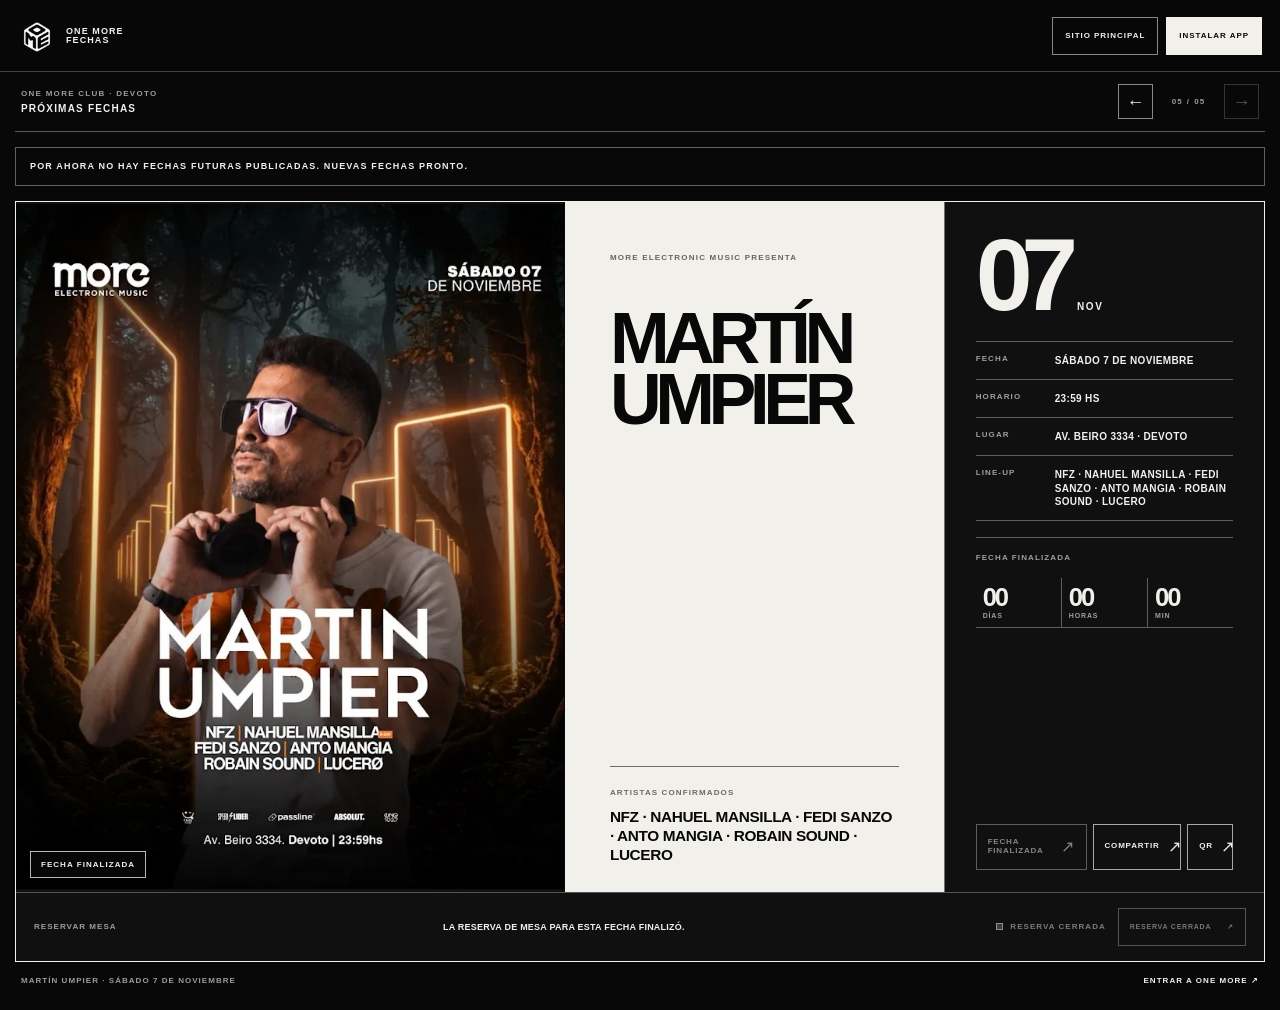
<file: fechas/index.html>
<!doctype html>
<html lang="es-AR">
<head>
  <meta charset="utf-8">
  <meta name="viewport" content="width=device-width,initial-scale=1,viewport-fit=cover">
  <meta name="theme-color" content="#080808">
  <meta name="description" content="Fechas, artistas, entradas y reservas de ONE MORE ELECTRONIC.">
  <meta name="mobile-web-app-capable" content="yes">
  <meta name="apple-mobile-web-app-capable" content="yes">
  <meta name="apple-mobile-web-app-title" content="ONE MORE Fechas">
  <link rel="manifest" href="manifest.webmanifest">
  <link rel="icon" href="../assets/favicon.ico">
  <link rel="apple-touch-icon" href="../assets/apple-touch-icon.png">
  <title>Fechas · ONE MORE ELECTRONIC</title>
  <style>
    :root { color-scheme:dark; --ink:#080808; --paper:#f2f0eb; --muted:rgba(242,240,235,.64); --line:rgba(242,240,235,.35); --accent:#d9d7d2; }
    * { box-sizing:border-box; }
    html { min-height:100%; background:var(--ink); scroll-behavior:smooth; }
    body { min-height:100vh; margin:0; padding:env(safe-area-inset-top) 0 env(safe-area-inset-bottom); background:var(--ink); color:var(--paper); font-family:Arial,Helvetica,sans-serif; -webkit-font-smoothing:antialiased; }
    button,input { font:inherit; }
    button,a { -webkit-tap-highlight-color:transparent; }
    a { color:inherit; }
    button { color:inherit; }
    [hidden] { display:none !important; }
    .app-header { position:sticky; top:0; z-index:20; display:flex; align-items:center; justify-content:space-between; gap:16px; min-height:72px; padding:10px max(18px,calc((100vw - 1320px)/2)); border-bottom:1px solid rgba(242,240,235,.25); background:rgba(8,8,8,.96); }
    .brand { display:flex; align-items:center; gap:10px; color:var(--paper); text-decoration:none; }
    .brand img { display:block; width:38px; height:38px; object-fit:contain; }
    .brand span { font-size:9px; font-weight:700; letter-spacing:.12em; line-height:1; text-transform:uppercase; }
    .header-actions { display:flex; align-items:center; gap:8px; }
    .header-link,.install-button { display:inline-flex; align-items:center; justify-content:center; min-height:38px; padding:0 12px; border:1px solid rgba(242,240,235,.55); background:transparent; color:var(--paper); font-size:8px; font-weight:700; letter-spacing:.12em; text-decoration:none; text-transform:uppercase; cursor:pointer; }
    .install-button { border-color:var(--paper); background:var(--paper); color:var(--ink); }
    .header-link:hover,.header-link:focus-visible,.install-button:hover,.install-button:focus-visible { outline:2px solid var(--paper); outline-offset:3px; }
    .app-shell { width:min(100%,1360px); margin:0 auto; padding:0 15px 24px; }
    .screen-top { display:flex; align-items:center; justify-content:space-between; gap:14px; min-height:60px; padding:10px 6px; border-bottom:1px solid var(--line); }
    .screen-kicker { margin:0; color:var(--muted); font-size:8px; font-weight:700; letter-spacing:.16em; line-height:1.2; text-transform:uppercase; }
    .screen-label { margin:5px 0 0; font-size:10px; font-weight:900; letter-spacing:.12em; line-height:1; text-transform:uppercase; }
    .event-switcher { display:flex; align-items:center; gap:8px; }
    .event-switcher button,.modal-close,.drawer-close { display:grid; place-items:center; flex:0 0 auto; width:35px; height:35px; padding:0; border:1px solid rgba(242,240,235,.55); background:transparent; color:var(--paper); font-size:18px; line-height:1; cursor:pointer; }
    .event-switcher button:disabled { opacity:.35; cursor:not-allowed; }
    .event-switcher button:not(:disabled):hover,.event-switcher button:not(:disabled):focus-visible,.modal-close:hover,.modal-close:focus-visible,.drawer-close:hover,.drawer-close:focus-visible { border-color:var(--paper); background:var(--paper); color:var(--ink); outline:0; }
    .event-switcher button:focus-visible,.modal-close:focus-visible,.drawer-close:focus-visible { outline:2px solid var(--paper); outline-offset:3px; }
    .event-position { min-width:55px; color:var(--muted); font-size:8px; font-weight:700; letter-spacing:.14em; text-align:center; }
    .event-position i { padding:0 4px; font-style:normal; }
    .no-upcoming { margin:15px 0; padding:12px 14px; border:1px solid rgba(242,240,235,.38); color:var(--paper); font-size:9px; font-weight:700; letter-spacing:.13em; line-height:1.4; text-transform:uppercase; }
    .empty-state { display:flex; min-height:min(70svh,720px); flex-direction:column; justify-content:center; padding:clamp(28px,7vw,88px); border:1px solid rgba(242,240,235,.42); background:var(--paper); color:var(--ink); }
    .empty-state p { margin:0; color:rgba(8,8,8,.62); font-size:9px; font-weight:700; letter-spacing:.15em; text-transform:uppercase; }
    .empty-state h1 { max-width:760px; margin:24px 0; font-size:clamp(48px,10vw,116px); font-weight:900; letter-spacing:-.09em; line-height:.82; text-transform:uppercase; }
    .empty-state a { align-self:flex-start; padding:12px 14px; border:1px solid var(--ink); color:var(--ink); font-size:8px; font-weight:700; letter-spacing:.13em; text-decoration:none; text-transform:uppercase; }
    .event-card { margin-top:15px; overflow:hidden; border:1px solid rgba(242,240,235,.48); background:var(--paper); color:var(--ink); }
    .event-stage { display:grid; grid-template-columns:minmax(260px,.88fr) minmax(0,1.12fr); min-height:min(690px,calc(100svh - 150px)); transition:opacity 180ms ease,transform 220ms cubic-bezier(.22,.8,.22,1); }
    .event-stage.is-changing { opacity:0; transform:translate3d(-14px,0,0); }
    .event-poster { position:relative; display:grid; place-items:center; min-width:0; min-height:400px; margin:0; overflow:hidden; border-right:1px solid rgba(8,8,8,.55); background:#101010; }
    .event-poster img { display:block; width:100%; height:100%; max-height:820px; object-fit:contain; }
    .event-status { position:absolute; left:14px; bottom:14px; padding:8px 10px; border:1px solid rgba(242,240,235,.75); background:rgba(8,8,8,.88); color:var(--paper); font-size:8px; font-weight:700; letter-spacing:.13em; text-transform:uppercase; }
    .event-content { display:grid; grid-template-columns:minmax(0,1fr) minmax(255px,.84fr); min-width:0; }
    .event-title { display:flex; min-width:0; min-height:100%; flex-direction:column; justify-content:space-between; padding:clamp(25px,4vw,58px) clamp(20px,3.5vw,46px) 27px; border-right:1px solid rgba(8,8,8,.55); }
    .event-label { margin:0; color:rgba(8,8,8,.6); font-size:8px; font-weight:700; letter-spacing:.15em; line-height:1.25; text-transform:uppercase; }
    .event-title h1 { max-width:100%; margin:45px 0; font-size:clamp(54px,7vw,106px); font-weight:900; letter-spacing:-.105em; line-height:.78; overflow-wrap:anywhere; text-transform:uppercase; }
    .event-title h1 span { display:block; }
    .event-title.is-long-title h1 { font-size:clamp(48px,5.6vw,82px); letter-spacing:-.09em; line-height:.86; }
    .event-lineup { max-width:400px; padding-top:14px; border-top:1px solid rgba(8,8,8,.57); }
    .event-lineup span { color:rgba(8,8,8,.58); font-size:8px; font-weight:700; letter-spacing:.14em; text-transform:uppercase; }
    .event-lineup p { margin:8px 0 0; font-size:clamp(12px,1.2vw,16px); font-weight:700; letter-spacing:-.025em; line-height:1.25; text-transform:uppercase; }
    .event-info { display:flex; min-width:0; flex-direction:column; justify-content:space-between; padding:clamp(22px,3vw,42px) clamp(18px,2.4vw,34px) 22px; background:#101010; color:var(--paper); }
    .event-info-main { flex:1; }
    .event-number { display:flex; align-items:baseline; gap:10px; margin:0; font-weight:900; line-height:.68; text-transform:uppercase; }
    .event-number strong { font-size:clamp(76px,8vw,118px); letter-spacing:-.11em; }
    .event-number small { font-size:10px; letter-spacing:.16em; }
    .event-details { margin:30px 0 0; border-top:1px solid var(--line); }
    .event-detail { display:grid; grid-template-columns:68px minmax(0,1fr); gap:11px; padding:12px 0; border-bottom:1px solid var(--line); }
    .event-detail dt { color:var(--muted); font-size:8px; font-weight:700; letter-spacing:.14em; text-transform:uppercase; }
    .event-detail dd { min-width:0; margin:0; font-size:10px; font-weight:700; letter-spacing:.035em; line-height:1.32; overflow-wrap:anywhere; text-transform:uppercase; }
    .countdown { margin-top:16px; border-top:1px solid var(--line); border-bottom:1px solid var(--line); }
    .countdown-head { padding:8px 0; color:var(--muted); font-size:8px; font-weight:700; letter-spacing:.14em; line-height:1; text-transform:uppercase; }
    .countdown-clock { display:grid; grid-template-columns:repeat(3,minmax(0,1fr)); gap:1px; background:var(--line); }
    .countdown-clock span { display:flex; flex-direction:column; gap:5px; padding:9px 7px 8px; background:#101010; }
    .countdown-clock b { font-size:clamp(18px,2vw,27px); font-weight:900; letter-spacing:-.08em; line-height:.8; }
    .countdown-clock small { color:var(--muted); font-size:7px; font-weight:700; letter-spacing:.12em; text-transform:uppercase; }
    .event-actions { display:grid; grid-template-columns:minmax(0,1.25fr) minmax(0,1fr) 46px; gap:6px; margin-top:15px; }
    .ticket-link,.action-button { display:flex; min-width:0; min-height:46px; align-items:center; justify-content:space-between; gap:8px; padding:0 11px; border:1px solid rgba(242,240,235,.68); background:transparent; color:var(--paper); font-size:8px; font-weight:700; letter-spacing:.1em; line-height:1.1; text-align:left; text-decoration:none; text-transform:uppercase; cursor:pointer; }
    .ticket-link { border-color:var(--paper); background:var(--paper); color:var(--ink); }
    .ticket-link b,.action-button b { flex:0 0 auto; font-size:16px; font-weight:400; }
    .action-button { font-family:inherit; }
    .ticket-link:hover:not(.is-disabled),.ticket-link:focus-visible,.action-button:hover,.action-button:focus-visible { outline:2px solid var(--paper); outline-offset:3px; }
    .ticket-link.is-disabled { border-color:rgba(242,240,235,.34); background:transparent; color:rgba(242,240,235,.52); cursor:default; pointer-events:none; }
    .event-reservation-strip { display:grid; grid-template-columns:minmax(0,1.1fr) minmax(0,1.5fr) auto auto; align-items:center; gap:12px; padding:15px 18px; border-top:1px solid rgba(242,240,235,.3); background:#101010; color:var(--paper); }
    .reservation-kicker,.reservation-status { margin:0; font-size:8px; font-weight:700; letter-spacing:.13em; line-height:1.25; text-transform:uppercase; }
    .reservation-kicker { color:var(--muted); }
    .reservation-copy { min-width:0; margin:0; font-size:9px; font-weight:700; letter-spacing:.025em; line-height:1.35; text-transform:uppercase; }
    .reservation-status { display:flex; align-items:center; gap:7px; color:rgba(242,240,235,.75); white-space:nowrap; }
    .reservation-status i { width:7px; height:7px; border:1px solid var(--paper); }
    .reservation-strip.is-closed .reservation-status { color:rgba(242,240,235,.48); }
    .reservation-strip.is-closed .reservation-status i { border-color:rgba(242,240,235,.45); background:rgba(242,240,235,.2); }
    .reservation-open { display:inline-flex; min-height:38px; align-items:center; justify-content:space-between; gap:16px; padding:0 11px; border:1px solid var(--paper); background:var(--paper); color:var(--ink); font-size:7px; font-weight:700; letter-spacing:.11em; text-transform:uppercase; cursor:pointer; }
    .reservation-open:hover:not(:disabled),.reservation-open:focus-visible { border-color:var(--paper); background:transparent; color:var(--paper); outline:2px solid var(--paper); outline-offset:3px; }
    .reservation-open:disabled { border-color:rgba(242,240,235,.3); background:transparent; color:rgba(242,240,235,.45); cursor:not-allowed; }
    .screen-footer { display:flex; align-items:center; justify-content:space-between; gap:12px; padding:14px 6px 0; color:var(--muted); font-size:8px; font-weight:700; letter-spacing:.13em; line-height:1.3; text-transform:uppercase; }
    .screen-footer a { color:var(--paper); text-decoration:none; }
    .screen-footer a:hover,.screen-footer a:focus-visible { text-decoration:underline; outline:0; }
    .notice { position:fixed; z-index:300; right:18px; bottom:calc(18px + env(safe-area-inset-bottom)); left:18px; width:max-content; max-width:calc(100% - 36px); margin:auto; padding:11px 14px; border:1px solid var(--ink); background:var(--paper); color:var(--ink); font-size:9px; font-weight:700; letter-spacing:.12em; line-height:1.25; text-transform:uppercase; opacity:0; pointer-events:none; transform:translate3d(0,8px,0); transition:opacity 150ms ease,transform 150ms ease; }
    .notice.is-visible { opacity:1; transform:translate3d(0,0,0); }
    .modal-layer,.drawer-layer { position:fixed; z-index:100; inset:0; display:grid; place-items:center; padding:16px; background:rgba(8,8,8,.82); opacity:0; visibility:hidden; transition:opacity 180ms ease,visibility 0s linear 200ms; }
    .modal-layer.is-open,.drawer-layer.is-open { visibility:visible; pointer-events:auto; opacity:1; transition-delay:0s; }
    .modal { position:relative; width:min(100%,440px); max-height:min(92svh,820px); overflow:auto; border:1px solid var(--ink); background:var(--paper); color:var(--ink); box-shadow:7px 7px 0 rgba(8,8,8,.9); opacity:0; transform:translate3d(0,10px,0); transition:opacity 160ms ease,transform 190ms cubic-bezier(.22,.8,.22,1); }
    .modal-layer.is-open .modal { opacity:1; transform:translate3d(0,0,0); }
    .modal-head,.drawer-head { display:flex; align-items:flex-start; justify-content:space-between; gap:14px; padding:16px 17px 14px; border-bottom:1px solid rgba(8,8,8,.62); }
    .modal-kicker,.drawer-kicker { margin:0 0 7px; color:rgba(8,8,8,.58); font-size:8px; font-weight:700; letter-spacing:.15em; line-height:1; text-transform:uppercase; }
    .modal-head h2,.drawer-head h2 { margin:0; font-size:clamp(30px,7vw,44px); font-weight:900; letter-spacing:-.09em; line-height:.82; text-transform:uppercase; }
    .modal-close,.drawer-close { border-color:rgba(8,8,8,.72); color:var(--ink); font-size:21px; }
    .modal-close:hover,.modal-close:focus-visible,.drawer-close:hover,.drawer-close:focus-visible { border-color:var(--ink); background:var(--ink); color:var(--paper); outline-color:var(--ink); }
    .qr-main { display:flex; flex-direction:column; align-items:center; padding:20px 17px 18px; }
    .qr-code { display:grid; place-items:center; width:min(100%,270px); min-height:270px; padding:10px; border:1px solid var(--ink); background:var(--paper); }
    .qr-code svg { display:block; width:100%; height:auto; }
    .qr-code-status { margin:0; color:rgba(8,8,8,.65); font-size:9px; font-weight:700; letter-spacing:.12em; line-height:1.4; text-align:center; text-transform:uppercase; }
    .qr-description { max-width:280px; margin:15px 0 0; font-size:10px; font-weight:700; letter-spacing:.025em; line-height:1.4; text-align:center; text-transform:uppercase; }
    .modal-actions { display:grid; grid-template-columns:1fr 1fr; gap:7px; width:100%; margin-top:18px; }
    .modal-actions button,.dialog-button { display:flex; min-height:43px; align-items:center; justify-content:space-between; gap:8px; padding:0 12px; border:1px solid var(--ink); background:transparent; color:var(--ink); font-size:8px; font-weight:700; letter-spacing:.1em; text-align:left; text-transform:uppercase; cursor:pointer; }
    .modal-actions button:hover:not(:disabled),.modal-actions button:focus-visible,.dialog-button:hover,.dialog-button:focus-visible { background:var(--ink); color:var(--paper); outline:2px solid var(--ink); outline-offset:2px; }
    .modal-actions button:disabled { opacity:.45; cursor:wait; }
    .drawer-layer { display:flex; justify-content:flex-end; padding:0; background:rgba(8,8,8,.68); transition:opacity 170ms ease,visibility 0s linear 210ms; }
    .drawer-layer[hidden],.modal-layer[hidden] { display:none; }
    .drawer { display:flex; width:min(100%,520px); height:100vh; height:100dvh; flex-direction:column; overflow:hidden; border-left:1px solid rgba(242,240,235,.45); background:#101010; color:var(--paper); box-shadow:-12px 0 30px rgba(0,0,0,.3); transform:translate3d(100%,0,0); transition:transform 190ms cubic-bezier(.22,.8,.22,1); }
    .drawer-layer.is-open .drawer { transform:translate3d(0,0,0); }
    .drawer-head { border-bottom-color:var(--line); }
    .drawer-kicker { color:var(--muted); }
    .drawer-head h2 { font-size:clamp(33px,5vw,48px); }
    .drawer-close { border-color:rgba(242,240,235,.65); color:var(--paper); }
    .drawer-close:hover,.drawer-close:focus-visible { border-color:var(--paper); background:var(--paper); color:var(--ink); outline-color:var(--paper); }
    .drawer-main { min-height:0; flex:1; overflow-y:auto; overscroll-behavior:contain; padding:17px 18px 24px; }
    .drawer-event { margin:0; color:rgba(242,240,235,.78); font-size:9px; font-weight:700; letter-spacing:.07em; line-height:1.35; text-transform:uppercase; }
    .drawer-availability { margin:8px 0 0; color:var(--muted); font-size:8px; font-weight:700; letter-spacing:.13em; line-height:1.3; text-transform:uppercase; }
    .table-list { display:grid; grid-template-columns:repeat(2,minmax(0,1fr)); gap:6px; margin-top:16px; }
    .table-choice { display:grid; min-height:55px; padding:8px; border:1px solid rgba(242,240,235,.56); background:transparent; color:var(--paper); text-align:left; cursor:pointer; transition:background-color 140ms ease,color 140ms ease,border-color 140ms ease; }
    .table-choice span,.table-choice small { display:block; text-transform:uppercase; }
    .table-choice span { font-size:9px; font-weight:900; letter-spacing:.08em; }
    .table-choice small { align-self:end; margin-top:6px; color:var(--muted); font-size:6px; font-weight:700; letter-spacing:.11em; }
    .table-choice:hover:not(:disabled),.table-choice:focus-visible,.table-choice.is-selected { border-color:var(--paper); background:var(--paper); color:var(--ink); outline:0; }
    .table-choice:hover small,.table-choice:focus-visible small,.table-choice.is-selected small { color:rgba(8,8,8,.62); }
    .table-choice:focus-visible { outline:2px solid var(--paper); outline-offset:2px; }
    .table-choice:disabled { border-color:rgba(242,240,235,.24); color:rgba(242,240,235,.42); cursor:not-allowed; }
    .table-choice:disabled small { color:rgba(242,240,235,.35); }
    .selection-summary { min-height:44px; margin:15px 0 0; padding:11px 0; border-top:1px solid var(--line); border-bottom:1px solid var(--line); color:rgba(242,240,235,.76); font-size:9px; font-weight:700; letter-spacing:.05em; line-height:1.35; text-transform:uppercase; }
    .selection-summary b { color:var(--paper); }
    .plan-trigger { display:flex; width:100%; min-height:41px; align-items:center; justify-content:space-between; gap:10px; margin-top:13px; padding:0 12px; border:1px solid rgba(242,240,235,.58); background:transparent; color:var(--paper); font-size:8px; font-weight:700; letter-spacing:.12em; text-transform:uppercase; cursor:pointer; }
    .plan-trigger:hover,.plan-trigger:focus-visible { border-color:var(--paper); background:var(--paper); color:var(--ink); outline:2px solid var(--paper); outline-offset:2px; }
    .reservation-form { margin-top:17px; }
    .reservation-form label { display:block; margin:0 0 8px; color:var(--muted); font-size:8px; font-weight:700; letter-spacing:.13em; text-transform:uppercase; }
    .reservation-form input { display:block; width:100%; min-height:43px; margin-top:7px; padding:0 10px; border:1px solid rgba(242,240,235,.56); border-radius:0; background:#101010; color:var(--paper); font-size:10px; font-weight:700; letter-spacing:.06em; text-transform:uppercase; }
    .reservation-form input::placeholder { color:rgba(242,240,235,.52); }
    .reservation-form input:focus-visible { outline:2px solid var(--paper); outline-offset:2px; }
    .reservation-submit { display:flex; width:100%; min-height:45px; align-items:center; justify-content:space-between; gap:10px; margin-top:12px; padding:0 12px; border:1px solid var(--paper); background:var(--paper); color:var(--ink); font-size:8px; font-weight:700; letter-spacing:.12em; text-transform:uppercase; cursor:pointer; }
    .reservation-submit:disabled { opacity:.42; cursor:not-allowed; }
    .reservation-result { min-height:27px; margin:10px 0 0; color:var(--muted); font-size:8px; font-weight:700; letter-spacing:.045em; line-height:1.4; text-transform:uppercase; }
    .plan-main { display:flex; flex-direction:column; align-items:center; padding:16px; }
    .plan-main img { display:block; width:auto; max-width:min(100%,600px); height:auto; max-height:62svh; object-fit:contain; background:#101010; }
    .plan-caption { margin:12px 0 0; color:rgba(8,8,8,.65); font-size:8px; font-weight:700; letter-spacing:.13em; text-align:center; text-transform:uppercase; }
    .install-copy { margin:0; padding:18px; font-size:12px; line-height:1.5; }
    .install-copy strong { text-transform:uppercase; }
    .install-close-row { padding:0 18px 18px; }
    body.overlay-open { overflow:hidden; }
    @media (max-width:760px) {
      .app-header { min-height:62px; padding-right:14px; padding-left:14px; }
      .brand img { width:34px; height:34px; }
      .header-link { display:none; }
      .install-button { min-height:35px; padding:0 10px; font-size:7px; }
      .app-shell { padding:0 10px 18px; }
      .screen-top { min-height:55px; padding:8px 4px; }
      .screen-kicker { font-size:7px; }
      .event-switcher { gap:5px; }
      .event-switcher button { width:32px; height:32px; }
      .event-stage { grid-template-columns:minmax(0,1fr); min-height:0; }
      .event-poster { min-height:0; aspect-ratio:598 / 748; border-right:0; border-bottom:1px solid rgba(8,8,8,.55); }
      .event-poster img { width:100%; height:100%; max-height:unset; object-fit:contain; }
      .event-content { grid-template-columns:minmax(0,1fr); }
      .event-title { min-height:270px; padding:26px 19px 22px; border-right:0; border-bottom:1px solid rgba(8,8,8,.55); }
      .event-title h1 { margin:32px 0; font-size:clamp(62px,18vw,91px); }
      .event-title.is-long-title h1 { font-size:clamp(49px,13vw,69px); letter-spacing:-.08em; }
      .event-lineup p { font-size:13px; }
      .event-info { min-height:0; padding:24px 19px 20px; }
      .event-number strong { font-size:108px; }
      .event-details { margin-top:28px; }
      .event-detail { grid-template-columns:75px minmax(0,1fr); padding:12px 0; }
      .event-detail dd { font-size:10px; }
      .event-actions { grid-template-columns:minmax(0,1fr) minmax(0,1fr) 44px; }
      .event-reservation-strip { grid-template-columns:minmax(0,1fr) auto; gap:9px 12px; padding:14px; }
      .reservation-kicker { grid-column:1 / -1; }
      .reservation-copy { font-size:8px; }
      .reservation-status { justify-self:start; font-size:7px; white-space:normal; }
      .reservation-open { min-height:36px; gap:8px; padding:0 8px; font-size:6px; }
      .screen-footer { align-items:flex-start; flex-direction:column; padding:13px 4px 0; font-size:7px; }
      .drawer-layer { align-items:flex-end; }
      .drawer { width:100%; height:100svh; height:100dvh; border:0; border-top:1px solid rgba(242,240,235,.38); transform:translate3d(0,100%,0); }
      .drawer-layer.is-open .drawer { transform:translate3d(0,0,0); }
      .drawer-head { padding:14px 17px 12px; }
      .drawer-main { padding:13px 17px calc(20px + env(safe-area-inset-bottom)); }
      .table-list { grid-template-columns:repeat(3,minmax(0,1fr)); gap:5px; margin-top:13px; }
      .table-choice { min-height:48px; padding:6px; }
      .table-choice span { font-size:8px; }
      .table-choice small { font-size:6px; letter-spacing:.07em; }
      .selection-summary { min-height:39px; margin-top:13px; padding:9px 0; }
      .reservation-form { margin-top:13px; }
      .reservation-form input { min-height:40px; }
      .reservation-submit { min-height:43px; }
      .modal-layer { padding:10px; }
      .qr-code { width:min(100%,245px); min-height:245px; }
    }
    @media (max-width:390px) {
      .header-actions { gap:0; }
      .screen-top { gap:6px; }
      .event-position { min-width:43px; font-size:7px; }
      .event-actions { grid-template-columns:minmax(0,1fr) 46px; }
      .event-actions .ticket-link { grid-column:1 / -1; }
      .event-actions .action-button[data-share] { grid-column:1; }
      .event-actions .action-button[data-open-qr] { grid-column:2; justify-content:center; }
      .event-actions .action-button[data-open-qr] b { display:none; }
    }
    @media (prefers-reduced-motion:reduce) {
      html { scroll-behavior:auto; }
      *,*::before,*::after { animation-duration:1ms !important; animation-iteration-count:1 !important; transition-duration:1ms !important; scroll-behavior:auto !important; }
    }
  </style>
</head>
<body>
  <header class="app-header">
    <a class="brand" href="../" aria-label="ONE MORE ELECTRONIC · volver al sitio">
      <img src="../assets/one-logo.webp" alt="" width="38" height="38">
      <span>ONE MORE<br>FECHAS</span>
    </a>
    <div class="header-actions">
      <a class="header-link" href="../">Sitio principal</a>
      <button class="install-button" type="button" data-install-button>Instalar app</button>
    </div>
  </header>

  <main class="app-shell">
    <div class="screen-top">
      <div>
        <p class="screen-kicker">ONE MORE CLUB · DEVOTO</p>
        <p class="screen-label">Próximas fechas</p>
      </div>
      <nav class="event-switcher" aria-label="Cambiar de fecha">
        <button type="button" data-event-prev aria-label="Ver fecha anterior" disabled>←</button>
        <span class="event-position"><span data-event-current>01</span><i>/</i><span data-event-total>01</span></span>
        <button type="button" data-event-next aria-label="Ver fecha siguiente" disabled>→</button>
      </nav>
    </div>

    <p class="no-upcoming" data-no-upcoming hidden>Por ahora no hay fechas futuras publicadas. Nuevas fechas pronto.</p>
    <section class="empty-state" data-empty-state hidden aria-labelledby="empty-title"><p>ONE MORE ELECTRONIC · BUENOS AIRES</p><h1 id="empty-title">Nuevas fechas<br>pronto</h1><a href="../">Volver al sitio</a></section>
    <section class="event-card" data-event-card aria-label="Detalle de la fecha">
      <div class="event-stage" data-event-stage aria-live="polite">
        <figure class="event-poster">
          <img data-event-poster src="../assets/yamila-be-06-noviembre.webp" width="598" height="748" decoding="async" alt="Flyer de la próxima fecha ONE MORE">
          <span class="event-status" data-event-status hidden>Fecha finalizada</span>
        </figure>
        <div class="event-content">
          <header class="event-title" data-event-title-wrap>
            <div>
              <p class="event-label" data-event-label>MORE ELECTRONIC MUSIC presenta</p>
              <h1 data-event-title><span>YAMILA</span><span>BE</span></h1>
            </div>
            <div class="event-lineup"><span data-event-lineup-label>Artistas confirmados</span><p data-event-lineup>Yamila Be · Camila Díaz · Camila Méndez · Open Call</p></div>
          </header>
          <aside class="event-info" aria-label="Detalles de la próxima fecha">
            <div class="event-info-main">
              <p class="event-number"><strong data-event-day>06</strong><small data-event-month>NOV</small></p>
              <dl class="event-details">
                <div class="event-detail"><dt>Fecha</dt><dd data-event-date>Viernes 6 de noviembre</dd></div>
                <div class="event-detail"><dt>Horario</dt><dd data-event-time>23:59 Hs</dd></div>
                <div class="event-detail"><dt>Lugar</dt><dd data-event-place>Av. Beiro 3334 · Devoto</dd></div>
                <div class="event-detail"><dt>Line-up</dt><dd data-event-detail-lineup>Yamila Be · Camila Díaz · Camila Méndez · Open Call</dd></div>
              </dl>
              <section class="countdown" aria-label="Cuenta regresiva">
                <p class="countdown-head" data-countdown-label>Faltan</p>
                <div class="countdown-clock" aria-hidden="true"><span><b data-countdown-days>00</b><small>Días</small></span><span><b data-countdown-hours>00</b><small>Horas</small></span><span><b data-countdown-minutes>00</b><small>Min</small></span></div>
              </section>
            </div>
            <div class="event-actions">
              <a class="ticket-link" data-ticket-link href="https://www.passline.com/eventos/viernes-611-more-yamila-be" target="_blank" rel="noopener noreferrer"><span data-ticket-label>Comprar entradas</span><b aria-hidden="true">↗</b></a>
              <button class="action-button" type="button" data-share aria-label="Compartir la fecha"><span>Compartir</span><b aria-hidden="true">↗</b></button>
              <button class="action-button" type="button" data-open-qr aria-label="Ver código QR"><span>QR</span><b aria-hidden="true">↗</b></button>
            </div>
          </aside>
        </div>
      </div>
      <section class="event-reservation-strip reservation-strip" data-reservation-strip aria-label="Reserva de mesa para esta fecha">
        <p class="reservation-kicker">Reservar mesa</p>
        <p class="reservation-copy" data-reservation-copy>Elegí una mesa disponible para esta fecha.</p>
        <p class="reservation-status" data-reservation-status><i aria-hidden="true"></i><span>Mesas disponibles</span></p>
        <button class="reservation-open" type="button" data-open-reservation><span>Ver mesas disponibles</span><b aria-hidden="true">↗</b></button>
      </section>
    </section>

    <footer class="screen-footer"><span data-event-footer>YAMILA BE · Viernes 6 de noviembre</span><a href="../#archivo">Entrar a ONE MORE ↗</a></footer>
  </main>

  <div class="notice" data-notice role="status" aria-live="polite"></div>

  <div class="modal-layer" data-qr-modal hidden aria-hidden="true">
    <section class="modal" role="dialog" aria-modal="true" aria-labelledby="qr-title" aria-describedby="qr-description">
      <header class="modal-head"><div><p class="modal-kicker">ONE MORE ELECTRONIC</p><h2 id="qr-title">Fecha</h2></div><button class="modal-close" type="button" data-qr-close aria-label="Cerrar código QR">×</button></header>
      <div class="qr-main"><div class="qr-code" data-qr-code aria-label="Código QR de la fecha"><p class="qr-code-status">Generando QR</p></div><p class="qr-description" id="qr-description">Escaneá para ver esta fecha y conseguir tus entradas.</p><div class="modal-actions"><button type="button" data-qr-download disabled><span>Descargar JPG</span><b aria-hidden="true">↓</b></button><button type="button" data-qr-copy><span>Copiar link</span><b aria-hidden="true">↗</b></button></div></div>
    </section>
  </div>

  <div class="drawer-layer" data-reservation-panel hidden aria-hidden="true">
    <aside class="drawer" role="dialog" aria-modal="true" aria-labelledby="reservation-title" aria-describedby="drawer-event" tabindex="-1">
      <header class="drawer-head"><div><p class="drawer-kicker">Reserva de mesa</p><h2 id="reservation-title">Elegí tu mesa</h2></div><button class="drawer-close" type="button" data-close-reservation aria-label="Cerrar reserva de mesa">×</button></header>
      <div class="drawer-main">
        <p class="drawer-event" id="drawer-event" data-drawer-event></p>
        <p class="drawer-availability" data-drawer-availability>Mesas disponibles para esta fecha</p>
        <div class="table-list" data-table-list aria-label="Mesas disponibles"></div>
        <p class="selection-summary" data-selection-summary>Elegí una o más mesas disponibles.</p>
        <button class="plan-trigger" type="button" data-open-plan aria-haspopup="dialog"><span>Ver plano de mesas</span><b aria-hidden="true">↗</b></button>
        <form class="reservation-form" data-reservation-form novalidate>
          <label for="reservation-name">Nombre y contacto</label>
          <input id="reservation-name" name="name" type="text" autocomplete="name" placeholder="Tu nombre" required>
          <input name="contact" type="tel" autocomplete="tel" placeholder="WhatsApp" aria-label="WhatsApp" required>
          <button class="reservation-submit" type="submit" data-reservation-submit disabled><span>Continuar reserva</span><b aria-hidden="true">↗</b></button>
          <p class="reservation-result" data-reservation-result aria-live="polite">Elegí una o más mesas disponibles para continuar.</p>
        </form>
      </div>
    </aside>
  </div>

  <div class="modal-layer" data-plan-modal hidden aria-hidden="true">
    <section class="modal" role="dialog" aria-modal="true" aria-labelledby="plan-title" aria-describedby="plan-caption">
      <header class="modal-head"><div><p class="modal-kicker">Ubicación de mesas</p><h2 id="plan-title">Plano</h2></div><button class="modal-close" type="button" data-close-plan aria-label="Cerrar plano de mesas">×</button></header>
      <div class="plan-main"><img src="../assets/one-more-table-plan.webp" width="585" height="878" decoding="async" alt="Plano de distribución de mesas, cabina, escenario, dancefloor, barra, baños y acceso de ONE MORE."><p class="plan-caption" id="plan-caption">Referencia visual · Elegí las mesas desde la lista</p></div>
    </section>
  </div>

  <div class="modal-layer" data-install-help hidden aria-hidden="true">
    <section class="modal" role="dialog" aria-modal="true" aria-labelledby="install-title">
      <header class="modal-head"><div><p class="modal-kicker">ONE MORE · FECHAS</p><h2 id="install-title">Instalar app</h2></div><button class="modal-close" type="button" data-close-install aria-label="Cerrar instrucciones">×</button></header>
      <p class="install-copy"><strong>Android:</strong> abrí el menú del navegador y elegí «Instalar app» o «Agregar a pantalla principal».<br><br><strong>iPhone:</strong> tocá Compartir y después «Agregar a pantalla de inicio».</p>
      <div class="install-close-row"><button class="dialog-button" type="button" data-close-install>Entendido <b aria-hidden="true">✓</b></button></div>
    </section>
  </div>

  <script src="qrcode.js"></script>
  <script src="../events.js"></script>
  <script>
    (() => {
      const events = Array.isArray(window.ONE_MORE_UPCOMING_EVENTS) ? window.ONE_MORE_UPCOMING_EVENTS : [];
      const $ = (selector) => document.querySelector(selector);
      const eventCard = $('[data-event-card]');
      const emptyState = $('[data-empty-state]');
      const stage = $('[data-event-stage]');
      const poster = $('[data-event-poster]');
      const statusBadge = $('[data-event-status]');
      const titleWrap = $('[data-event-title-wrap]');
      const title = $('[data-event-title]');
      const label = $('[data-event-label]');
      const lineupLabel = $('[data-event-lineup-label]');
      const lineup = $('[data-event-lineup]');
      const day = $('[data-event-day]');
      const month = $('[data-event-month]');
      const date = $('[data-event-date]');
      const time = $('[data-event-time]');
      const place = $('[data-event-place]');
      const detailLineup = $('[data-event-detail-lineup]');
      const ticketLink = $('[data-ticket-link]');
      const ticketLabel = $('[data-ticket-label]');
      const shareButton = $('[data-share]');
      const qrOpenButton = $('[data-open-qr]');
      const currentPosition = $('[data-event-current]');
      const totalPosition = $('[data-event-total]');
      const prevButton = $('[data-event-prev]');
      const nextButton = $('[data-event-next]');
      const countdownLabel = $('[data-countdown-label]');
      const countdownDays = $('[data-countdown-days]');
      const countdownHours = $('[data-countdown-hours]');
      const countdownMinutes = $('[data-countdown-minutes]');
      const reservationStrip = $('[data-reservation-strip]');
      const reservationCopy = $('[data-reservation-copy]');
      const reservationStatus = $('[data-reservation-status] span');
      const openReservationButton = $('[data-open-reservation]');
      const footer = $('[data-event-footer]');
      const notice = $('[data-notice]');
      let activeIndex = 0;
      let noticeTimer;
      let activeQrSvg = '';
      let activeQrUrl = '';
      let qrReturnFocus = null;
      let drawerReturnFocus = null;
      let planReturnFocus = null;
      let closeDrawerTimer;
      let closeQrTimer;
      let closePlanTimer;
      const selectedTables = new Set();
      const reservedTables = new Set(['6','7']);
      const tableNames = { '1':'Backstage', '2':'Private' };
      const isFinished = (event) => !event || Date.parse(event.startsAt) <= Date.now();
      const plainTitle = (event) => event.titleHtml.replace(/<[^>]+>/g,' ').replace(/\s+/g,' ').trim();
      const appEventUrl = (event) => {
        const url = new URL('./',window.location.href);
        url.searchParams.set('evento',event.slug);
        return url.toString();
      };
      const assetUrl = (path) => new URL(`../${String(path).replace(/^\/+/, '')}`,window.location.href).href;
      const showNotice = (message) => {
        window.clearTimeout(noticeTimer);
        notice.textContent = message;
        notice.classList.add('is-visible');
        noticeTimer = window.setTimeout(() => notice.classList.remove('is-visible'),2400);
      };
      const copyText = async (text) => {
        if (navigator.clipboard && window.isSecureContext) return navigator.clipboard.writeText(text);
        const field = document.createElement('textarea');
        field.value = text;
        field.setAttribute('readonly','');
        field.style.cssText = 'position:fixed;opacity:0;pointer-events:none;';
        document.body.appendChild(field);
        field.select();
        const copied = document.execCommand('copy');
        field.remove();
        if (!copied) throw new Error('copy unavailable');
      };
      const currentEvent = () => events[activeIndex] || null;
      const renderTitle = (event) => {
        const parts = [...event.titleHtml.matchAll(/<span>(.*?)<\/span>/g)].map((match) => match[1]);
        title.replaceChildren(...(parts.length ? parts : [plainTitle(event)]).map((part) => {
          const span = document.createElement('span');
          span.textContent = part;
          return span;
        }));
      };
      const updateNavigation = () => {
        currentPosition.textContent = String(activeIndex + 1).padStart(2,'0');
        totalPosition.textContent = String(events.length).padStart(2,'0');
        prevButton.disabled = activeIndex <= 0;
        nextButton.disabled = activeIndex >= events.length - 1;
      };
      const updateCountdown = () => {
        const event = currentEvent();
        if (!event) return;
        const remaining = Math.max(0,Date.parse(event.startsAt) - Date.now());
        const totalMinutes = Math.floor(remaining / 60000);
        countdownDays.textContent = String(Math.floor(totalMinutes / 1440)).padStart(2,'0');
        countdownHours.textContent = String(Math.floor((totalMinutes % 1440) / 60)).padStart(2,'0');
        countdownMinutes.textContent = String(totalMinutes % 60).padStart(2,'0');
        countdownLabel.textContent = isFinished(event) ? 'Fecha finalizada' : 'Faltan';
      };
      const getChosenTables = () => [...selectedTables].filter((table) => !reservedTables.has(table));
      const tableDisplayName = (table) => tableNames[table] || 'Mesa disponible';
      const syncReservationStatus = (event) => {
        const finished = isFinished(event);
        reservationStrip.classList.toggle('is-closed',finished);
        reservationCopy.textContent = finished ? 'La reserva de mesa para esta fecha finalizó.' : `Elegí una mesa disponible para ${event.footer}.`;
        reservationStatus.textContent = finished ? 'Reserva cerrada' : 'Mesas disponibles';
        openReservationButton.disabled = finished;
        openReservationButton.setAttribute('aria-disabled',String(finished));
        openReservationButton.setAttribute('aria-label',finished ? `Reserva cerrada para ${event.footer}` : `Ver mesas disponibles para ${event.footer}`);
        openReservationButton.querySelector('span').textContent = finished ? 'Reserva cerrada' : 'Ver mesas disponibles';
      };
      const renderReservationDrawer = (event) => {
        const finished = isFinished(event);
        $('[data-drawer-event]').textContent = `${event.footer} · ${event.time} · ${event.place}`;
        $('[data-drawer-availability]').textContent = finished ? 'Reserva cerrada para esta fecha' : 'Mesas disponibles para esta fecha';
        const list = $('[data-table-list]');
        list.replaceChildren();
        for (let number = 1; number <= 13; number += 1) {
          const table = String(number);
          const unavailable = reservedTables.has(table) || finished;
          const selected = getChosenTables().includes(table);
          const button = document.createElement('button');
          button.type = 'button';
          button.className = 'table-choice';
          button.disabled = unavailable;
          button.classList.toggle('is-selected',selected);
          button.setAttribute('aria-pressed',String(selected));
          const name = document.createElement('span');
          name.textContent = `Mesa ${table}`;
          const detail = document.createElement('small');
          detail.textContent = unavailable ? 'Reservada' : (tableDisplayName(table) === 'Mesa disponible' ? 'Disponible' : `${tableDisplayName(table)} · Disponible`);
          button.append(name,detail);
          button.setAttribute('aria-label',`Mesa ${table}, ${unavailable ? 'reservada' : 'disponible'}${!unavailable && tableNames[table] ? `, ${tableNames[table]}` : ''}`);
          button.addEventListener('click',() => {
            if (unavailable) return;
            if (selectedTables.has(table)) selectedTables.delete(table); else selectedTables.add(table);
            renderReservationDrawer(event);
            const chosen = getChosenTables();
            $('[data-selection-summary]').innerHTML = chosen.length ? `Mesas elegidas · <b>${chosen.map((n) => `Mesa ${n}`).join(', ')}</b>` : 'Elegí una o más mesas disponibles.';
            $('[data-reservation-submit]').disabled = !chosen.length || finished;
            $('[data-reservation-result]').textContent = chosen.length ? `${chosen.map((n) => `Mesa ${n}`).join(', ')} ${chosen.length === 1 ? 'seleccionada' : 'seleccionadas'} para ${event.footer}.` : 'Elegí una o más mesas disponibles para continuar.';
          });
          list.append(button);
        }
        const chosen = getChosenTables();
        $('[data-selection-summary]').innerHTML = chosen.length ? `Mesas elegidas · <b>${chosen.map((n) => `Mesa ${n}`).join(', ')}</b>` : 'Elegí una o más mesas disponibles.';
        $('[data-reservation-submit]').disabled = !chosen.length || finished;
        $('[data-reservation-result]').textContent = finished ? 'La reserva para esta fecha finalizó.' : (chosen.length ? `${chosen.map((n) => `Mesa ${n}`).join(', ')} ${chosen.length === 1 ? 'seleccionada' : 'seleccionadas'} para ${event.footer}.` : 'Elegí una o más mesas disponibles para continuar.');
      };
      const updateTicket = (event) => {
        const finished = isFinished(event);
        const hasTicket = Boolean(event.ticketUrl);
        if (finished || !hasTicket) {
          ticketLink.removeAttribute('href');
          ticketLink.classList.add('is-disabled');
          ticketLink.setAttribute('aria-disabled','true');
          ticketLabel.textContent = finished ? 'Fecha finalizada' : 'Entradas próximamente';
        } else {
          ticketLink.href = event.ticketUrl;
          ticketLink.classList.remove('is-disabled');
          ticketLink.removeAttribute('aria-disabled');
          ticketLabel.textContent = event.ticket || 'Comprar entradas';
        }
      };
      const renderEvent = (index,{updateUrl=true}={}) => {
        if (!events.length) {
          eventCard.hidden = true;
          emptyState.hidden = false;
          return;
        }
        activeIndex = Math.max(0,Math.min(index,events.length - 1));
        const event = currentEvent();
        eventCard.hidden = false;
        emptyState.hidden = true;
        renderTitle(event);
        titleWrap.classList.toggle('is-long-title',Boolean(event.longTitle));
        label.textContent = event.label;
        lineupLabel.textContent = event.lineupLabel;
        lineup.textContent = event.lineup;
        day.textContent = event.day;
        month.textContent = event.month;
        date.textContent = event.date;
        time.textContent = event.time;
        place.textContent = event.place;
        detailLineup.textContent = event.lineup;
        poster.src = assetUrl(event.image);
        poster.width = event.width;
        poster.height = event.height;
        poster.alt = event.alt;
        statusBadge.hidden = !isFinished(event);
        updateTicket(event);
        updateCountdown();
        syncReservationStatus(event);
        updateNavigation();
        footer.textContent = event.footer;
        shareButton.setAttribute('aria-label',`Compartir la fecha ${plainTitle(event)}`);
        qrOpenButton.setAttribute('aria-label',`Ver código QR de la fecha ${plainTitle(event)}`);
        if (updateUrl) history.replaceState({},'',appEventUrl(event));
        if (!$('[data-reservation-panel]').hidden) renderReservationDrawer(event);
      };
      const upcomingIndex = events.findIndex((event) => !isFinished(event));
      const requestedSlug = new URLSearchParams(location.search).get('evento');
      const requestedIndex = events.findIndex((event) => event.slug === requestedSlug);
      const initialIndex = requestedIndex >= 0 ? requestedIndex : (upcomingIndex >= 0 ? upcomingIndex : Math.max(0,events.length - 1));
      const hasAnyUpcoming = events.some((event) => !isFinished(event));
      $('[data-no-upcoming]').hidden = hasAnyUpcoming || !events.length;
      renderEvent(initialIndex,{updateUrl:requestedIndex < 0});

      const changeEvent = (direction) => {
        const target = activeIndex + direction;
        if (target < 0 || target >= events.length) return;
        stage.classList.add('is-changing');
        window.setTimeout(() => {
          renderEvent(target);
          void stage.offsetWidth;
          stage.classList.remove('is-changing');
        },window.matchMedia('(prefers-reduced-motion: reduce)').matches ? 0 : 150);
      };
      prevButton.addEventListener('click',() => changeEvent(-1));
      nextButton.addEventListener('click',() => changeEvent(1));
      let swipeStart = null;
      stage.addEventListener('touchstart',(event) => {
        if (event.target.closest('button,a,input,textarea,select')) return;
        const touch = event.changedTouches[0];
        swipeStart = { x:touch.clientX,y:touch.clientY };
      },{passive:true});
      stage.addEventListener('touchend',(event) => {
        if (!swipeStart) return;
        const touch = event.changedTouches[0];
        const dx = touch.clientX - swipeStart.x;
        const dy = touch.clientY - swipeStart.y;
        swipeStart = null;
        if (Math.abs(dx) > 45 && Math.abs(dx) > Math.abs(dy)) changeEvent(dx < 0 ? 1 : -1);
      },{passive:true});
      window.setInterval(() => {
        const event = currentEvent();
        if (!event) return;
        updateCountdown();
        const finished = isFinished(event);
        const wasFinished = !statusBadge.hidden;
        if (finished !== wasFinished) {
          statusBadge.hidden = !finished;
          updateTicket(event);
          syncReservationStatus(event);
          if (!$('[data-reservation-panel]').hidden) renderReservationDrawer(event);
        }
        const nextUpcoming = events.findIndex((item) => !isFinished(item));
        $('[data-no-upcoming]').hidden = nextUpcoming >= 0 || !events.length;
      },1000);

      const drawerLayer = $('[data-reservation-panel]');
      const drawer = drawerLayer.querySelector('.drawer');
      const closeDrawerButton = $('[data-close-reservation]');
      const finishCloseDrawer = () => {
        if (drawerLayer.hidden || drawerLayer.classList.contains('is-open')) return;
        window.clearTimeout(closeDrawerTimer);
        drawerLayer.hidden = true;
        document.body.classList.remove('overlay-open');
        if (drawerReturnFocus) drawerReturnFocus.focus();
        drawerReturnFocus = null;
      };
      const closeDrawer = () => {
        if (drawerLayer.hidden || !drawerLayer.classList.contains('is-open')) return;
        drawerLayer.classList.remove('is-open');
        drawerLayer.setAttribute('aria-hidden','true');
        window.clearTimeout(closeDrawerTimer);
        if (matchMedia('(prefers-reduced-motion: reduce)').matches) finishCloseDrawer();
        else closeDrawerTimer = window.setTimeout(finishCloseDrawer,250);
      };
      const openDrawer = (trigger) => {
        const event = currentEvent();
        if (!event || isFinished(event)) return;
        window.clearTimeout(closeDrawerTimer);
        drawerReturnFocus = trigger;
        renderReservationDrawer(event);
        drawerLayer.hidden = false;
        drawerLayer.setAttribute('aria-hidden','false');
        document.body.classList.add('overlay-open');
        void drawer.offsetWidth;
        requestAnimationFrame(() => { drawerLayer.classList.add('is-open'); closeDrawerButton.focus(); });
      };
      openReservationButton.addEventListener('click',() => openDrawer(openReservationButton));
      closeDrawerButton.addEventListener('click',closeDrawer);
      drawerLayer.addEventListener('click',(event) => { if (event.target === drawerLayer) closeDrawer(); });
      drawer.addEventListener('transitionend',(event) => { if (event.target === drawer && event.propertyName === 'transform') finishCloseDrawer(); });
      drawer.addEventListener('keydown',(event) => {
        if (event.key !== 'Tab') return;
        const focusable = [...drawer.querySelectorAll('button:not([disabled]),input:not([disabled])')];
        if (!focusable.length) return;
        const first = focusable[0],last = focusable[focusable.length - 1];
        if (event.shiftKey && document.activeElement === first) { event.preventDefault(); last.focus(); }
        else if (!event.shiftKey && document.activeElement === last) { event.preventDefault(); first.focus(); }
      });
      $('[data-reservation-form]').addEventListener('submit',(event) => {
        event.preventDefault();
        const active = currentEvent();
        const chosen = getChosenTables();
        if (!active || isFinished(active) || !chosen.length) {
          $('[data-reservation-result]').textContent = 'Elegí una o más mesas disponibles para continuar.';
          return;
        }
        const name = String(new FormData(event.currentTarget).get('name') || '').trim();
        $('[data-reservation-result]').textContent = `${name || 'Solicitud'} · ${chosen.map((n) => `Mesa ${n}`).join(', ').toLowerCase()} · ${active.footer}.`;
        showNotice(`${chosen.length} ${chosen.length === 1 ? 'mesa seleccionada' : 'mesas seleccionadas'}`);
      });

      const planModal = $('[data-plan-modal]');
      const planDialog = planModal.querySelector('.modal');
      const closePlanButton = $('[data-close-plan]');
      const finishClosePlan = () => {
        if (planModal.hidden || planModal.classList.contains('is-open')) return;
        window.clearTimeout(closePlanTimer);
        planModal.hidden = true;
        if (planReturnFocus) planReturnFocus.focus();
        planReturnFocus = null;
      };
      const closePlan = () => {
        if (planModal.hidden || !planModal.classList.contains('is-open')) return;
        planModal.classList.remove('is-open');
        planModal.setAttribute('aria-hidden','true');
        window.clearTimeout(closePlanTimer);
        if (matchMedia('(prefers-reduced-motion: reduce)').matches) finishClosePlan();
        else closePlanTimer = window.setTimeout(finishClosePlan,220);
      };
      $('[data-open-plan]').addEventListener('click',(event) => {
        planReturnFocus = event.currentTarget;
        planModal.hidden = false;
        planModal.setAttribute('aria-hidden','false');
        void planDialog.offsetWidth;
        requestAnimationFrame(() => { planModal.classList.add('is-open'); closePlanButton.focus(); });
      });
      closePlanButton.addEventListener('click',closePlan);
      planModal.addEventListener('click',(event) => { if (event.target === planModal) closePlan(); });

      const qrModal = $('[data-qr-modal]');
      const qrDialog = qrModal.querySelector('.modal');
      const qrCode = $('[data-qr-code]');
      const qrTitle = $('#qr-title');
      const qrCloseButton = $('[data-qr-close]');
      const qrDownloadButton = $('[data-qr-download]');
      const qrCopyButton = $('[data-qr-copy]');
      const finishCloseQr = () => {
        if (qrModal.hidden || qrModal.classList.contains('is-open')) return;
        window.clearTimeout(closeQrTimer);
        qrModal.hidden = true;
        document.body.classList.remove('overlay-open');
        if (qrReturnFocus) qrReturnFocus.focus();
        qrReturnFocus = null;
      };
      const closeQr = () => {
        if (qrModal.hidden || !qrModal.classList.contains('is-open')) return;
        qrModal.classList.remove('is-open');
        qrModal.setAttribute('aria-hidden','true');
        window.clearTimeout(closeQrTimer);
        if (matchMedia('(prefers-reduced-motion: reduce)').matches) finishCloseQr();
        else closeQrTimer = window.setTimeout(finishCloseQr,220);
      };
      const openQr = async () => {
        const event = currentEvent();
        if (!event) return;
        qrReturnFocus = document.activeElement;
        activeQrUrl = appEventUrl(event);
        qrModal.hidden = false;
        qrModal.setAttribute('aria-hidden','false');
        void qrDialog.offsetWidth;
        requestAnimationFrame(() => { qrModal.classList.add('is-open'); qrCloseButton.focus(); });
        document.body.classList.add('overlay-open');
        qrTitle.textContent = plainTitle(event);
        qrCode.innerHTML = '<p class="qr-code-status">Generando QR</p>';
        qrDownloadButton.disabled = true;
        activeQrSvg = '';
        try {
          if (!window.QRCode || !window.QRCode.toString) throw new Error('QR encoder unavailable');
          activeQrSvg = await window.QRCode.toString(activeQrUrl,{ type:'svg',errorCorrectionLevel:'M',margin:4,width:320,color:{dark:'#080808',light:'#f2f0eb'} });
          qrCode.innerHTML = activeQrSvg;
          qrDownloadButton.disabled = false;
        } catch (_) {
          qrCode.innerHTML = '<p class="qr-code-status">No se pudo generar el QR</p>';
        }
      };
      const loadQrImage = (svg) => new Promise((resolve,reject) => {
        const image = new Image();
        const objectUrl = URL.createObjectURL(new Blob([svg],{type:'image/svg+xml;charset=utf-8'}));
        image.onload = () => { URL.revokeObjectURL(objectUrl); resolve(image); };
        image.onerror = () => { URL.revokeObjectURL(objectUrl); reject(new Error('QR image unavailable')); };
        image.src = objectUrl;
      });
      const downloadQr = async () => {
        if (!activeQrSvg) return;
        const event = currentEvent();
        qrDownloadButton.disabled = true;
        try {
          const image = await loadQrImage(activeQrSvg);
          const canvas = document.createElement('canvas');
          canvas.width = 1200; canvas.height = 1440;
          const context = canvas.getContext('2d');
          context.fillStyle = '#f2f0eb'; context.fillRect(0,0,canvas.width,canvas.height);
          context.strokeStyle = '#080808'; context.lineWidth = 4; context.strokeRect(32,32,canvas.width-64,canvas.height-64);
          context.fillStyle = '#080808'; context.font = '700 24px Arial,Helvetica,sans-serif'; context.fillText('ONE MORE ELECTRONIC',84,105);
          const name = plainTitle(event).toUpperCase();
          context.font = `900 ${name.length > 8 ? 116 : 150}px Arial,Helvetica,sans-serif`; context.fillText(name,84,252);
          context.fillRect(84,294,1032,3);
          const size=820,x=Math.round((canvas.width-size)/2),y=356;
          context.fillStyle='#f2f0eb'; context.fillRect(x-16,y-16,size+32,size+32);
          context.strokeStyle='#080808'; context.lineWidth=3; context.strokeRect(x-16,y-16,size+32,size+32); context.drawImage(image,x,y,size,size);
          context.fillStyle='#080808'; context.font='700 25px Arial,Helvetica,sans-serif'; context.textAlign='center';
          context.fillText('ESCANEÁ PARA VER ESTA FECHA Y CONSEGUIR',canvas.width/2,1270); context.fillText('TUS ENTRADAS.',canvas.width/2,1306);
          context.textAlign='left'; context.fillStyle='rgba(8,8,8,.64)'; context.font='700 18px Arial,Helvetica,sans-serif'; context.fillText(event.footer.toUpperCase(),84,1360);
          const blob=await new Promise((resolve)=>canvas.toBlob(resolve,'image/jpeg',.94));
          if (!blob) throw new Error('JPG unavailable');
          const href=URL.createObjectURL(blob),link=document.createElement('a'); link.href=href; link.download=`one-more-${event.slug}-qr.jpg`; link.click(); URL.revokeObjectURL(href); showNotice('QR descargado en JPG');
        } catch (_) { showNotice('No se pudo crear el JPG'); }
        finally { qrDownloadButton.disabled=false; }
      };
      const copyQrLink = async () => {
        try { await copyText(activeQrUrl || appEventUrl(currentEvent())); showNotice('Link copiado'); }
        catch (_) { showNotice('No se pudo copiar el link'); }
      };
      qrOpenButton.addEventListener('click',openQr);
      qrCloseButton.addEventListener('click',closeQr);
      qrModal.addEventListener('click',(event) => { if (event.target === qrModal) closeQr(); });
      qrDownloadButton.addEventListener('click',downloadQr);
      qrCopyButton.addEventListener('click',copyQrLink);

      shareButton.addEventListener('click',async () => {
        const event = currentEvent(); if (!event) return;
        const url = appEventUrl(event);
        const titleText = `ONE MORE ELECTRONIC — ${plainTitle(event)}`;
        const shareText = `${event.footer} · ${event.place}`;
        const native = Boolean(navigator.share) && (matchMedia('(pointer:coarse)').matches || navigator.maxTouchPoints > 0);
        if (native) {
          try { await navigator.share({title:titleText,text:shareText,url}); showNotice('Fecha compartida'); return; }
          catch (error) { if (error && error.name === 'AbortError') return; }
        }
        try { await copyText(url); showNotice('Link copiado'); }
        catch (_) { showNotice('No se pudo copiar el link'); }
      });

      const installButton = $('[data-install-button]');
      const installModal = $('[data-install-help]');
      const closeInstallButtons = [...document.querySelectorAll('[data-close-install]')];
      const standalone = () => matchMedia('(display-mode:standalone)').matches || navigator.standalone === true;
      let installPrompt = null;
      if (standalone()) installButton.hidden = true;
      window.addEventListener('beforeinstallprompt',(event) => { event.preventDefault(); installPrompt = event; installButton.hidden = false; });
      window.addEventListener('appinstalled',() => { installPrompt = null; installButton.hidden = true; showNotice('App instalada'); });
      const closeInstall = () => { installModal.classList.remove('is-open'); installModal.setAttribute('aria-hidden','true'); window.setTimeout(() => { if (!installModal.classList.contains('is-open')) installModal.hidden = true; },200); };
      installButton.addEventListener('click',async () => {
        if (installPrompt) {
          installPrompt.prompt();
          await installPrompt.userChoice;
          installPrompt = null;
          return;
        }
        installModal.hidden = false; installModal.setAttribute('aria-hidden','false'); void installModal.offsetWidth; requestAnimationFrame(() => installModal.classList.add('is-open'));
      });
      closeInstallButtons.forEach((button) => button.addEventListener('click',closeInstall));
      installModal.addEventListener('click',(event) => { if (event.target === installModal) closeInstall(); });

      const closeTopOverlay = () => {
        if (!planModal.hidden) closePlan();
        else if (!drawerLayer.hidden) closeDrawer();
        else if (!qrModal.hidden) closeQr();
        else if (!installModal.hidden) closeInstall();
      };
      document.addEventListener('keydown',(event) => { if (event.key === 'Escape') closeTopOverlay(); });
      planDialog.addEventListener('keydown',(event) => {
        if (event.key !== 'Tab') return;
        const focusable=[...planDialog.querySelectorAll('button:not([disabled])')];
        if (!focusable.length) return; event.preventDefault(); focusable[0].focus();
      });
      if ('serviceWorker' in navigator) navigator.serviceWorker.register('sw.js',{scope:'./'}).catch(() => {});
    })();
  </script>
</body>
</html>
</file>
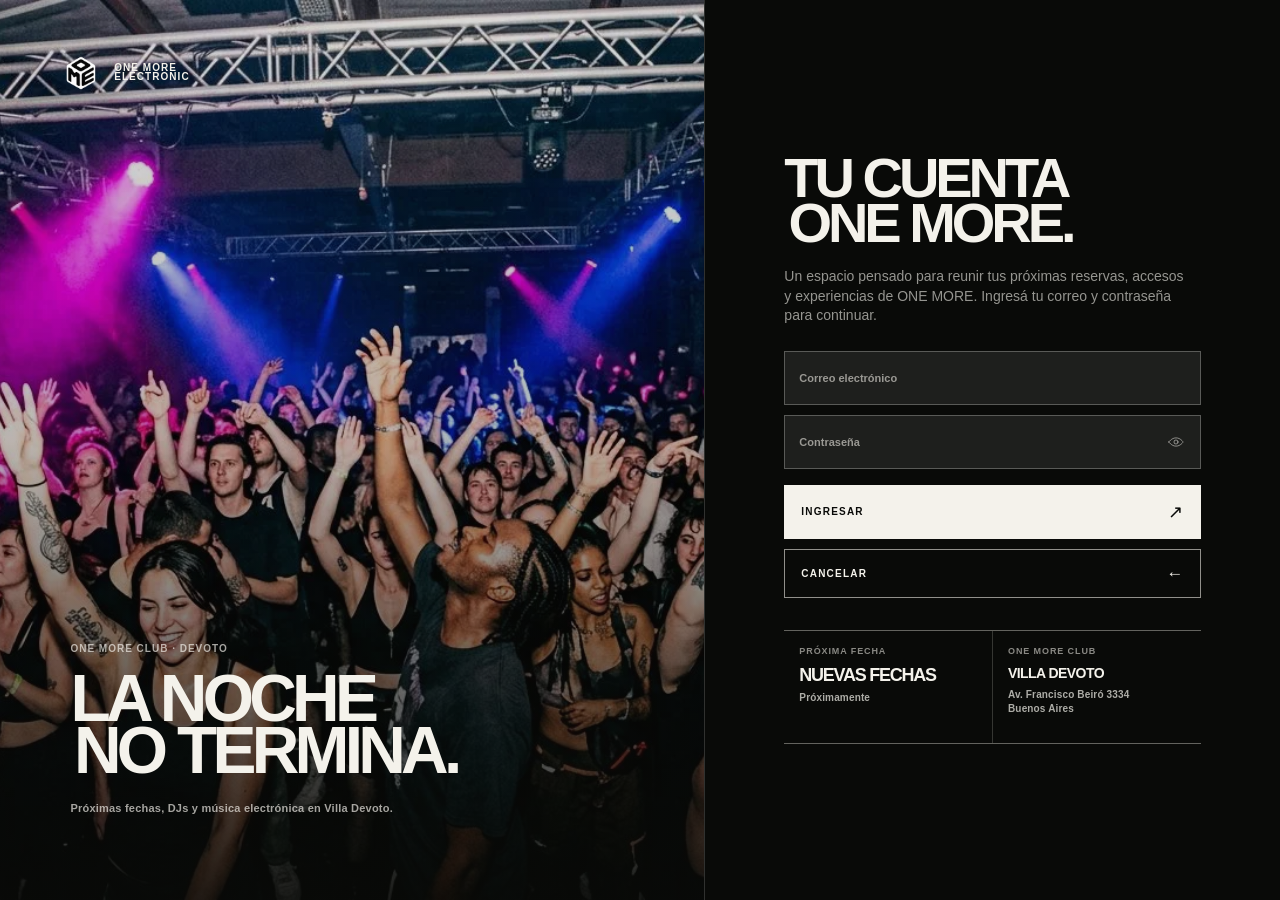
<file: login/index.html>
<!doctype html>
<html lang="es-AR">
<head>
  <meta charset="utf-8">
  <meta name="viewport" content="width=device-width, initial-scale=1">
  <meta name="theme-color" content="#090a08">
  <title>Iniciar sesión — ONE MORE ELECTRONIC</title>
  <meta name="description" content="Accedé a tu cuenta ONE MORE.">
  <link rel="icon" href="../assets/favicon.ico?v=3" sizes="any">
  <link rel="apple-touch-icon" href="../assets/apple-touch-icon.png?v=3">
  <link rel="preload" as="image" href="../assets/gallery-dancefloor.webp" fetchpriority="high">
  <style>
    :root {
      --black:#090a08;
      --paper:#f4f2eb;
      --quiet:rgba(244,242,235,.60);
      --line:rgba(244,242,235,.28);
      --field:rgba(244,242,235,.09);
    }
    * { box-sizing:border-box; }
    html, body { width:100%; min-width:320px; min-height:100%; margin:0; }
    body { overflow:hidden; background:var(--black); color:var(--paper); font-family:Arial, Helvetica, sans-serif; }
    .account-screen { position:relative; isolation:isolate; height:100svh; min-height:520px; overflow:hidden; background:var(--black); }
    .visual-area { position:absolute; z-index:-2; top:0; right:0; left:0; height:60svh; min-height:312px; overflow:hidden; background:#161813 url('../assets/gallery-dancefloor.webp') center 43%/cover no-repeat; }
    .visual-area::after { position:absolute; inset:0; background:linear-gradient(to bottom,rgba(9,10,8,.04) 25%,rgba(9,10,8,.2) 52%,var(--black) 100%); content:""; }
    .visual-area::before { position:absolute; z-index:1; top:0; right:0; bottom:0; left:0; opacity:.19; background-image:linear-gradient(rgba(244,242,235,.15) 1px,transparent 1px),linear-gradient(90deg,rgba(244,242,235,.15) 1px,transparent 1px); background-size:25% 25%; mask-image:linear-gradient(to bottom,black,transparent 78%); content:""; }
    .identity { position:absolute; z-index:2; top:clamp(22px,4vw,46px); left:clamp(22px,5.2vw,76px); display:flex; align-items:center; gap:12px; color:var(--paper); font-size:10px; font-weight:700; letter-spacing:.105em; line-height:.96; text-transform:uppercase; }
    .identity img { display:block; width:39px; height:39px; object-fit:contain; }
    .identity-name { display:block; }
    .identity { text-decoration:none; }
    .account-content { position:absolute; right:0; bottom:0; left:0; display:flex; align-items:flex-end; justify-content:center; height:60svh; min-height:350px; padding:0 clamp(22px,5.3vw,74px) clamp(25px,4.6vw,58px); }
    .account-form-wrap { width:min(100%,488px); }
    h1 { margin:0; font-size:clamp(42px,7.3vw,78px); font-weight:900; letter-spacing:-.072em; line-height:.8; text-transform:uppercase; }
    h1 span { display:block; padding-left:.072em; }
    .intro { max-width:344px; margin:17px 0 22px; color:var(--quiet); font-size:13px; line-height:1.42; }
    .credential-fields { display:grid; gap:8px; }
    .field { position:relative; }
    .field label { position:absolute; top:50%; left:15px; z-index:1; color:rgba(244,242,235,.58); font-size:11px; font-weight:700; pointer-events:none; transform:translateY(-50%); transition:top 150ms ease,font-size 150ms ease,background-color 150ms ease,color 150ms ease; }
    .field input { width:100%; height:49px; border:1px solid var(--line); border-radius:0; padding:16px 14px 4px; background:var(--field); color:var(--paper); font-size:13px; outline:none; transition:border-color 150ms ease,background-color 150ms ease,box-shadow 150ms ease; }
    .field input:focus { border-color:var(--paper); background:rgba(244,242,235,.13); box-shadow:0 0 0 3px rgba(244,242,235,.1); }
    .field input:not(:placeholder-shown) + label, .field input:focus + label { top:12px; padding:0 2px; background:var(--black); color:rgba(244,242,235,.72); font-size:8px; letter-spacing:.03em; }
    .field input::placeholder { color:transparent; }
    .field--password input { padding-right:54px; }
    .password-visibility { position:absolute; z-index:2; top:0; right:0; display:grid; width:50px; height:100%; place-items:center; margin:0; border:0; background:transparent; color:rgba(244,242,235,.68); cursor:pointer; }
    .password-visibility svg { width:18px; height:18px; fill:none; stroke:currentColor; stroke-linecap:round; stroke-linejoin:round; }
    .password-visibility .eye-slash { display:none; }
    .password-visibility.is-visible .eye-slash { display:block; }
    .password-visibility:hover, .password-visibility:focus-visible { color:var(--paper); outline:0; }
    .password-visibility:focus-visible svg { outline:2px solid var(--paper); outline-offset:4px; }
    .form-submit { display:flex; grid-column:1 / -1; align-items:center; justify-content:space-between; min-height:50px; margin-top:4px; border:1px solid var(--paper); border-radius:0; padding:0 15px 0 16px; background:var(--paper); color:var(--black); font-size:10px; font-weight:700; letter-spacing:.12em; line-height:1; text-transform:uppercase; transition:background-color 180ms ease,color 180ms ease; }
    .form-submit b { font-size:18px; font-weight:400; line-height:1; }
    .form-submit:hover, .form-submit:focus-visible { background:transparent; color:var(--paper); outline:2px solid var(--paper); outline-offset:4px; }
    .form-cancel { display:flex; align-items:center; justify-content:space-between; min-height:44px; margin-top:9px; border:1px solid rgba(244,242,235,.58); border-radius:0; padding:0 15px 0 16px; color:var(--paper); font-size:10px; font-weight:700; letter-spacing:.12em; line-height:1; text-decoration:none; text-transform:uppercase; transition:background-color 180ms ease,color 180ms ease,border-color 180ms ease; }
    .form-cancel b { font-size:17px; font-weight:400; line-height:1; }
    .form-cancel:hover, .form-cancel:focus-visible { border-color:var(--paper); background:var(--paper); color:var(--black); outline:2px solid var(--paper); outline-offset:4px; }
    .visual-copy, .site-details { display:none; }

    @media (min-width:980px) {
      .account-screen { display:grid; grid-template-columns:minmax(0,1.1fr) minmax(455px,.9fr); min-height:660px; }
      .visual-area { position:relative; z-index:0; grid-column:1; grid-row:1; height:100svh; min-height:660px; contain:layout paint; }
      .visual-area::after { background:linear-gradient(0deg,rgba(9,10,8,.89) 0%,rgba(9,10,8,.28) 51%,rgba(9,10,8,.15) 100%); }
      .visual-area::before { display:none; }
      .identity { top:clamp(28px,4vw,62px); left:clamp(28px,4.7vw,74px); }
      .identity img { width:42px; height:42px; }
      .visual-copy { position:absolute; z-index:2; right:clamp(30px,5.5vw,90px); bottom:clamp(38px,6.5vw,96px); left:clamp(30px,5.5vw,90px); display:block; }
      .visual-copy p { margin:0 0 18px; color:rgba(244,242,235,.67); font-size:10px; font-weight:700; letter-spacing:.1em; text-transform:uppercase; }
      .visual-copy h2 { max-width:none; margin:0; color:var(--paper); font-size:clamp(54px,5.15vw,88px); font-weight:900; letter-spacing:-.072em; line-height:.79; text-transform:uppercase; white-space:nowrap; }
      .visual-copy h2 span { display:block; padding-left:.055em; white-space:nowrap; }
      .visual-copy small { display:block; margin-top:25px; color:rgba(244,242,235,.67); font-size:11px; font-weight:700; letter-spacing:.02em; line-height:1.45; }
      .account-content { position:relative; z-index:1; grid-column:2; grid-row:1; display:flex; align-items:center; justify-content:center; height:100svh; min-height:660px; padding:clamp(38px,6.2vw,92px); border-left:1px solid rgba(244,242,235,.17); background:var(--black); }
      .account-form-wrap { width:min(100%,455px); }
      h1 { font-size:clamp(56px,4.35vw,76px); }
      .intro { max-width:405px; margin:21px 0 25px; font-size:14px; }
      .credential-fields { gap:10px; }
      .field input { height:54px; }
      .form-submit { min-height:54px; margin-top:6px; }
      .form-cancel { min-height:49px; margin-top:10px; }
      .site-details { display:grid; grid-template-columns:1fr 1fr; gap:1px; margin:clamp(28px,3.5vh,42px) 0 0; border-top:1px solid rgba(244,242,235,.24); border-bottom:1px solid rgba(244,242,235,.24); background:rgba(244,242,235,.19); }
      .site-detail { min-height:112px; padding:16px 15px; background:var(--black); }
      .site-detail span { display:block; margin:0 0 12px; color:rgba(244,242,235,.55); font-size:9px; font-weight:700; letter-spacing:.1em; line-height:1; text-transform:uppercase; }
      .site-detail strong { display:block; color:var(--paper); font-size:18px; font-weight:900; letter-spacing:-.07em; line-height:.8; text-transform:uppercase; }
      .site-detail p { margin:9px 0 0; color:rgba(244,242,235,.7); font-size:10px; font-weight:700; letter-spacing:.015em; line-height:1.38; }
      .site-detail--venue strong { font-size:14px; letter-spacing:-.04em; }
    }
    @media (max-height:650px) and (max-width:979px) {
      .account-screen { min-height:0; }
      .visual-area { min-height:0; }
      .account-content { padding-bottom:18px; }
      .intro { margin:12px 0 15px; }
      .field input { height:45px; }
      .form-submit { min-height:45px; }
      .form-cancel { min-height:42px; margin-top:7px; }
    }
    @keyframes login-visual-arrive {
      from { opacity:.58; transform:scale(1.035); }
      to { opacity:1; transform:scale(1); }
    }
    @keyframes login-rise-in {
      from { opacity:0; transform:translate3d(0,16px,0); }
      to { opacity:1; transform:translate3d(0,0,0); }
    }
    @media (prefers-reduced-motion:no-preference) {
      .visual-area { animation:login-visual-arrive 900ms cubic-bezier(.22,.8,.22,1) both; }
      .identity { opacity:0; animation:login-rise-in 560ms cubic-bezier(.22,.8,.22,1) 100ms both; }
      .visual-copy > * { opacity:0; animation:login-rise-in 620ms cubic-bezier(.22,.8,.22,1) both; }
      .visual-copy > :nth-child(1) { animation-delay:180ms; }
      .visual-copy > :nth-child(2) { animation-delay:280ms; }
      .visual-copy > :nth-child(3) { animation-delay:380ms; }
      .account-form-wrap > * { opacity:0; animation:login-rise-in 560ms cubic-bezier(.22,.8,.22,1) both; }
      .account-form-wrap > :nth-child(1) { animation-delay:140ms; }
      .account-form-wrap > :nth-child(2) { animation-delay:220ms; }
      .account-form-wrap > :nth-child(3) { animation-delay:300ms; }
      .account-form-wrap > :nth-child(4) { animation-delay:380ms; }
      .account-form-wrap > :nth-child(5) { animation-delay:460ms; }
    }
    @media (prefers-reduced-motion:reduce) { *,*::before,*::after { animation-duration:.01ms!important; animation-iteration-count:1!important; transition-duration:.01ms!important; } }
  </style>
</head>
<body>
  <main class="account-screen" aria-labelledby="account-title">
    <div class="visual-area">
      <div class="visual-copy">
        <p>ONE MORE CLUB · DEVOTO</p>
        <h2>La noche<span>no termina.</span></h2>
        <small>Próximas fechas, DJs y música electrónica en Villa Devoto.</small>
      </div>
    </div>

    <a class="identity" href="/" aria-label="Volver al inicio de ONE MORE ELECTRONIC"><img src="../assets/one-logo.webp" alt=""><span class="identity-name">ONE MORE<br>ELECTRONIC</span></a>

    <section class="account-content">
      <div class="account-form-wrap">
        <h1 id="account-title">Tu cuenta<span>ONE MORE.</span></h1>
        <p class="intro">Un espacio pensado para reunir tus próximas reservas, accesos y experiencias de ONE MORE. Ingresá tu correo y contraseña para continuar.</p>
        <form id="visual-login-form" class="credential-fields" aria-label="Datos de acceso">
          <div class="field">
            <input id="account-email" name="email" type="email" inputmode="email" autocomplete="email" placeholder="Correo electrónico" aria-label="Correo electrónico" required>
            <label for="account-email">Correo electrónico</label>
          </div>
          <div class="field field--password">
            <input id="account-password" name="password" type="password" autocomplete="current-password" placeholder="Contraseña" aria-label="Contraseña" minlength="1" required>
            <label for="account-password">Contraseña</label>
            <button class="password-visibility" data-password-visibility type="button" aria-label="Mostrar contraseña" aria-controls="account-password" aria-pressed="false"><svg viewBox="0 0 24 24" aria-hidden="true" focusable="false"><path d="M2.5 12s3.4-5.5 9.5-5.5S21.5 12 21.5 12 18.1 17.5 12 17.5 2.5 12 2.5 12Z"/><circle cx="12" cy="12" r="2.7"/><path class="eye-slash" d="m4 4 16 16"/></svg></button>
          </div>
          <button class="form-submit" type="submit"><span>Ingresar</span><b aria-hidden="true">↗</b></button>
        </form>
        <a class="form-cancel" href="/" aria-label="Cancelar el ingreso y volver al inicio"><span>Cancelar</span><b aria-hidden="true">←</b></a>
        <section class="site-details" aria-label="Información de ONE MORE CLUB">
          <div class="site-detail">
            <span>Próxima fecha</span>
            <strong data-login-next-event>Nuevas fechas</strong>
            <p data-login-next-event-date>Próximamente</p>
          </div>
          <div class="site-detail site-detail--venue">
            <span>ONE MORE CLUB</span>
            <strong>Villa Devoto</strong>
            <p>Av. Francisco Beiró 3334<br>Buenos Aires</p>
          </div>
        </section>
      </div>
    </section>
  </main>

  <script src="../events.js"></script>
  <script>
    (() => {
      const VISUAL_ACCESS_KEY = 'one-more-visual-access';
      const form = document.getElementById('visual-login-form');
      const password = document.getElementById('account-password');
      const nextEventName = document.querySelector('[data-login-next-event]');
      const nextEventDate = document.querySelector('[data-login-next-event-date]');
      const syncLoginNextEvent = () => {
        const nextEvent = (window.ONE_MORE_UPCOMING_EVENTS || [])
          .filter((event) => Date.parse(event.startsAt) > Date.now())
          .sort((a, b) => Date.parse(a.startsAt) - Date.parse(b.startsAt))[0];
        if (!nextEvent) {
          nextEventName.textContent = 'Nuevas fechas';
          nextEventDate.textContent = 'Próximamente';
          return;
        }
        nextEventName.textContent = nextEvent.footer.split(' · ')[0];
        nextEventDate.textContent = nextEvent.countdownLabel;
      };
      syncLoginNextEvent();
      window.setInterval(syncLoginNextEvent, 60000);
      document.addEventListener('visibilitychange', () => { if (!document.hidden) syncLoginNextEvent(); });
      const passwordVisibility = document.querySelector('[data-password-visibility]');
      passwordVisibility.addEventListener('click', () => {
        const revealing = password.type === 'password';
        password.type = revealing ? 'text' : 'password';
        passwordVisibility.classList.toggle('is-visible', revealing);
        passwordVisibility.setAttribute('aria-pressed', String(revealing));
        passwordVisibility.setAttribute('aria-label', revealing ? 'Ocultar contraseña' : 'Mostrar contraseña');
      });
      form.addEventListener('submit', (event) => {
        event.preventDefault();
        if (!form.checkValidity()) {
          form.reportValidity();
          return;
        }
        // This prototype deliberately stores only a harmless visual state marker.
        // Email and password values are never read, transmitted, or persisted.
        try { window.localStorage.setItem(VISUAL_ACCESS_KEY, 'active'); } catch (_) {}
        window.location.assign('/');
      });
    })();
  </script>
</body>
</html>
</file>
